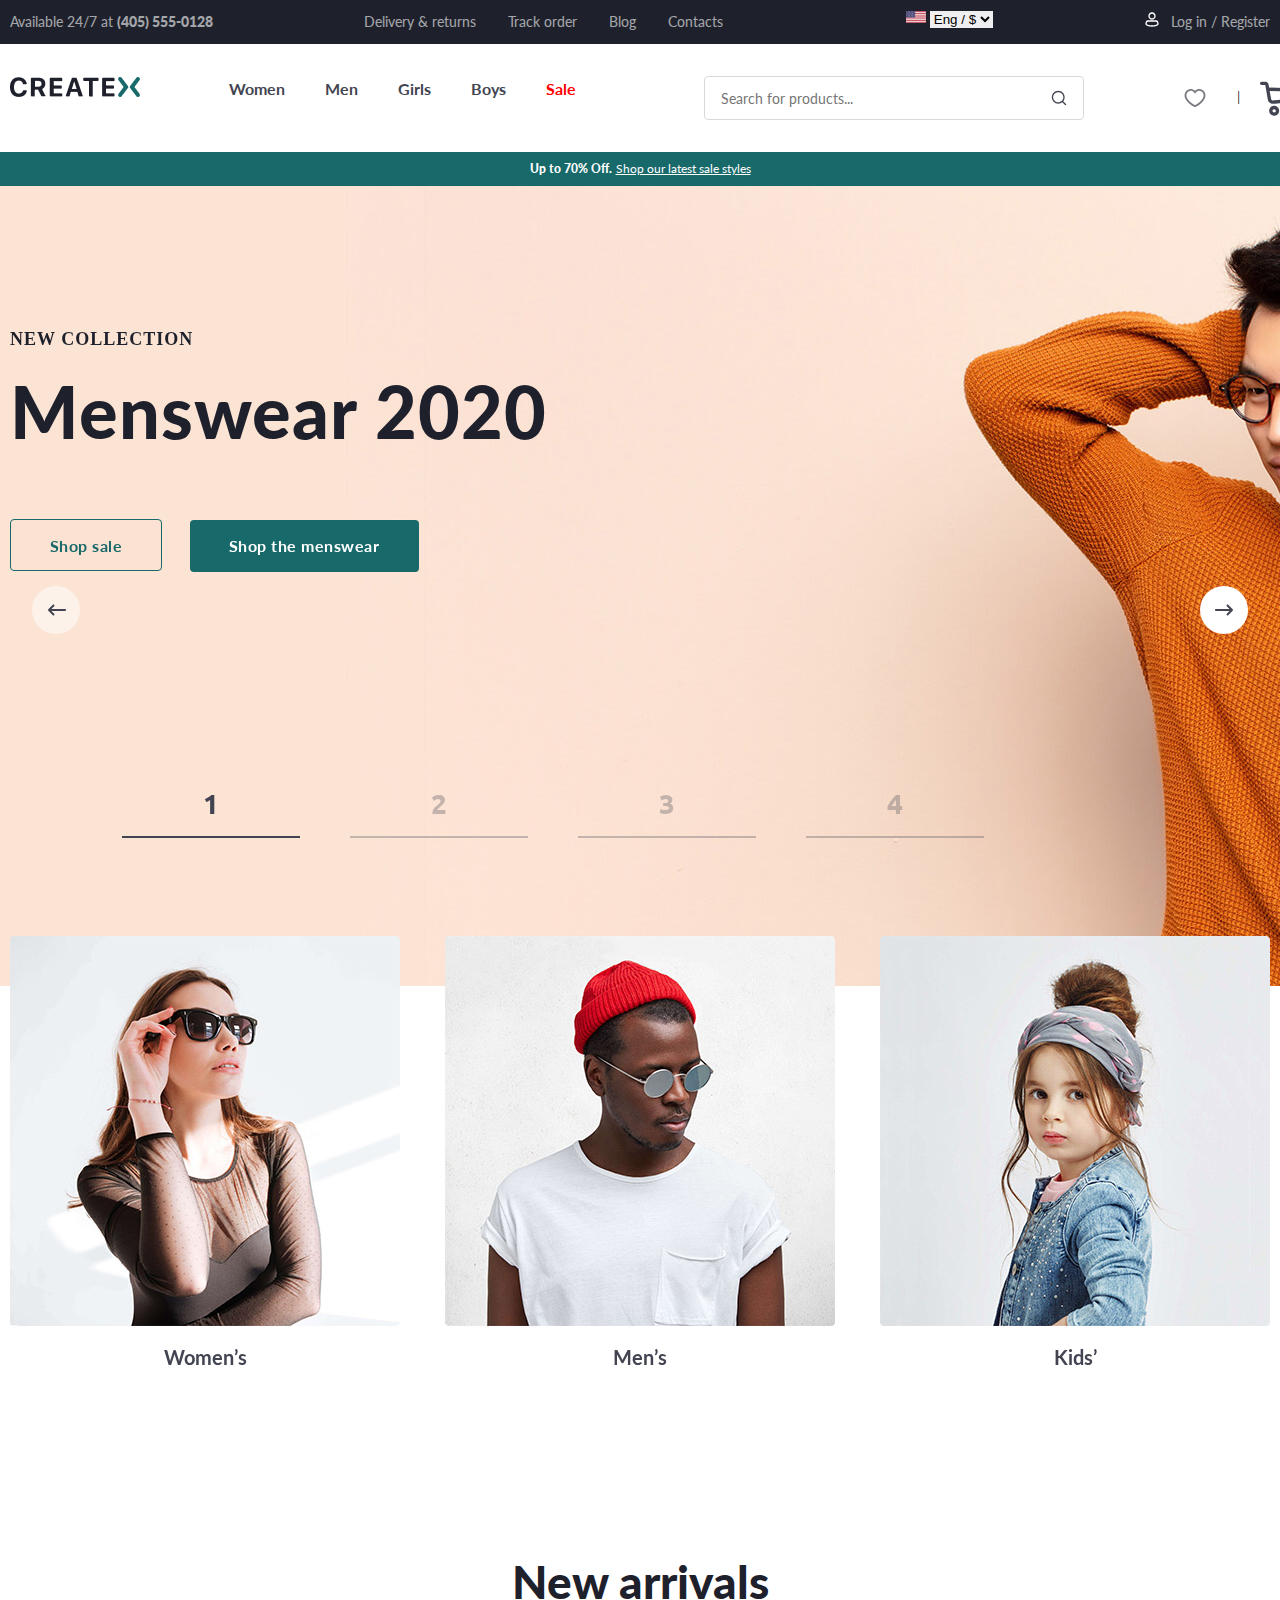
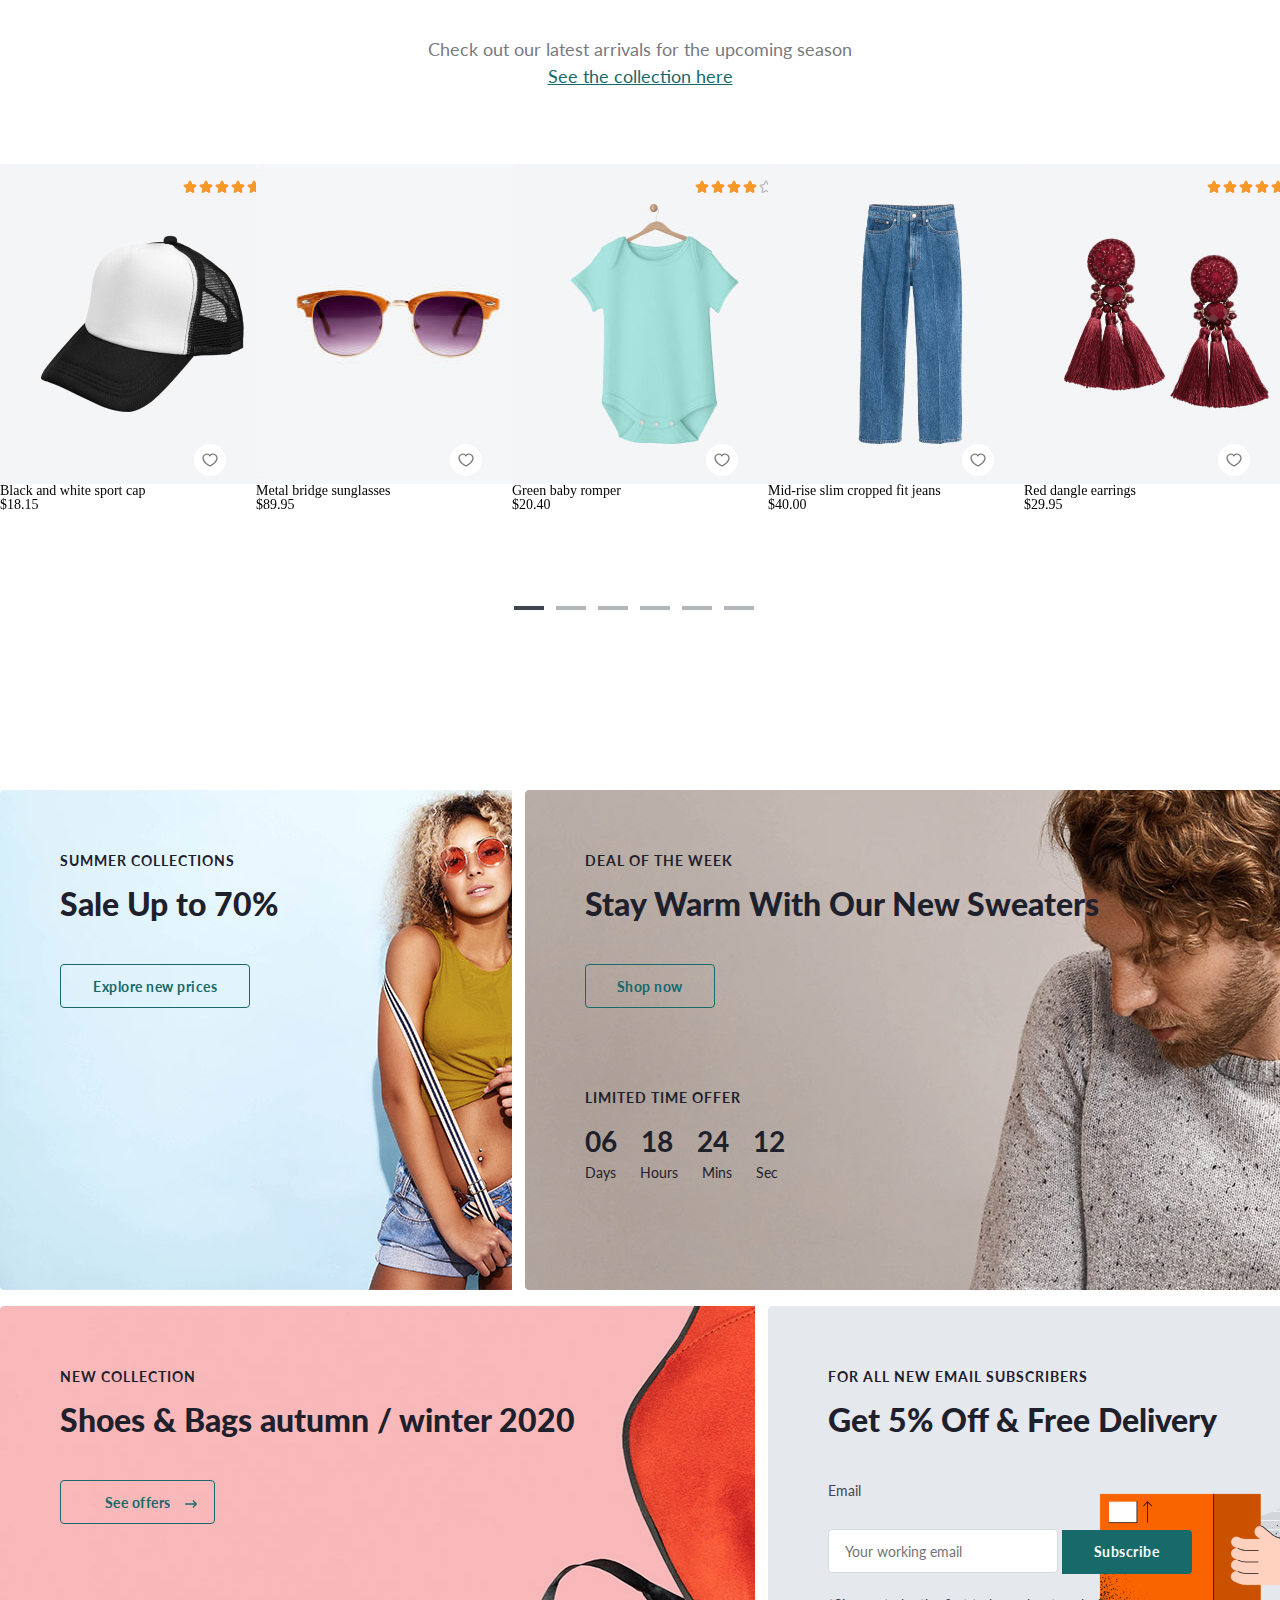
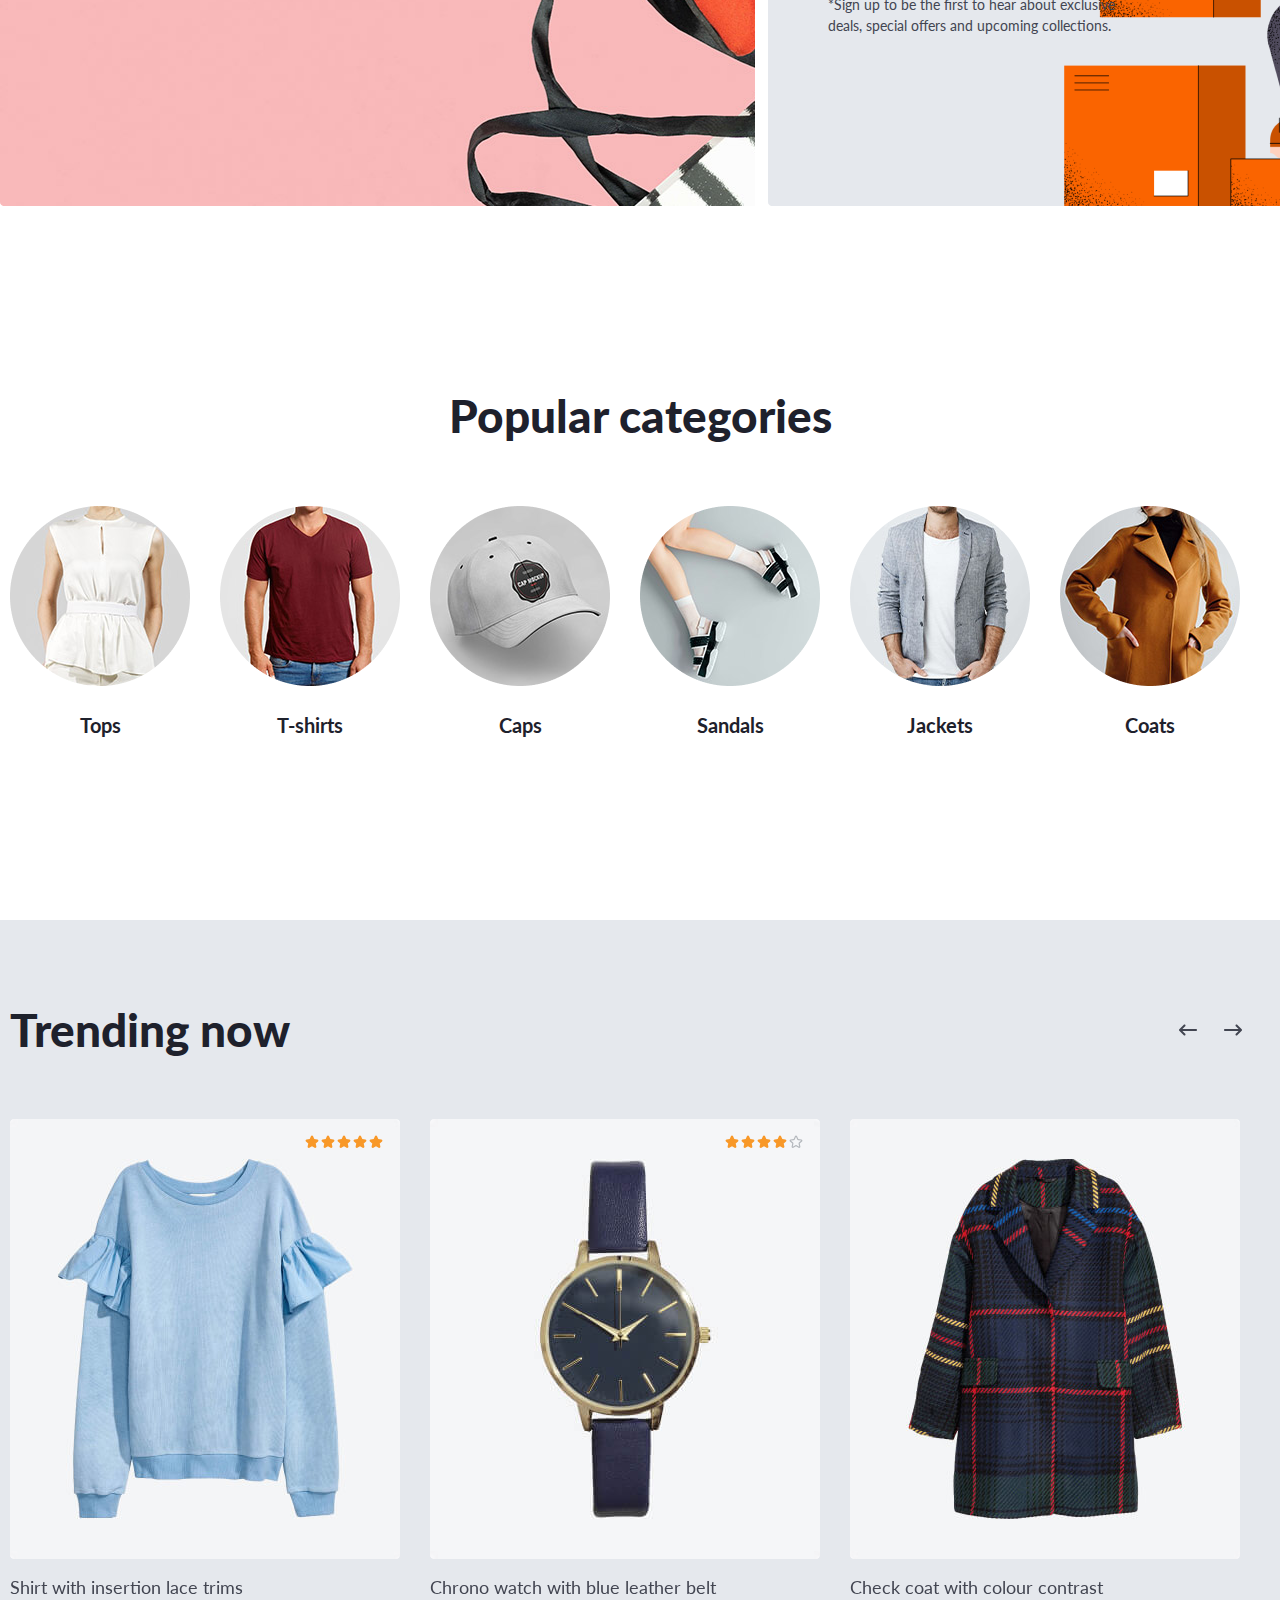
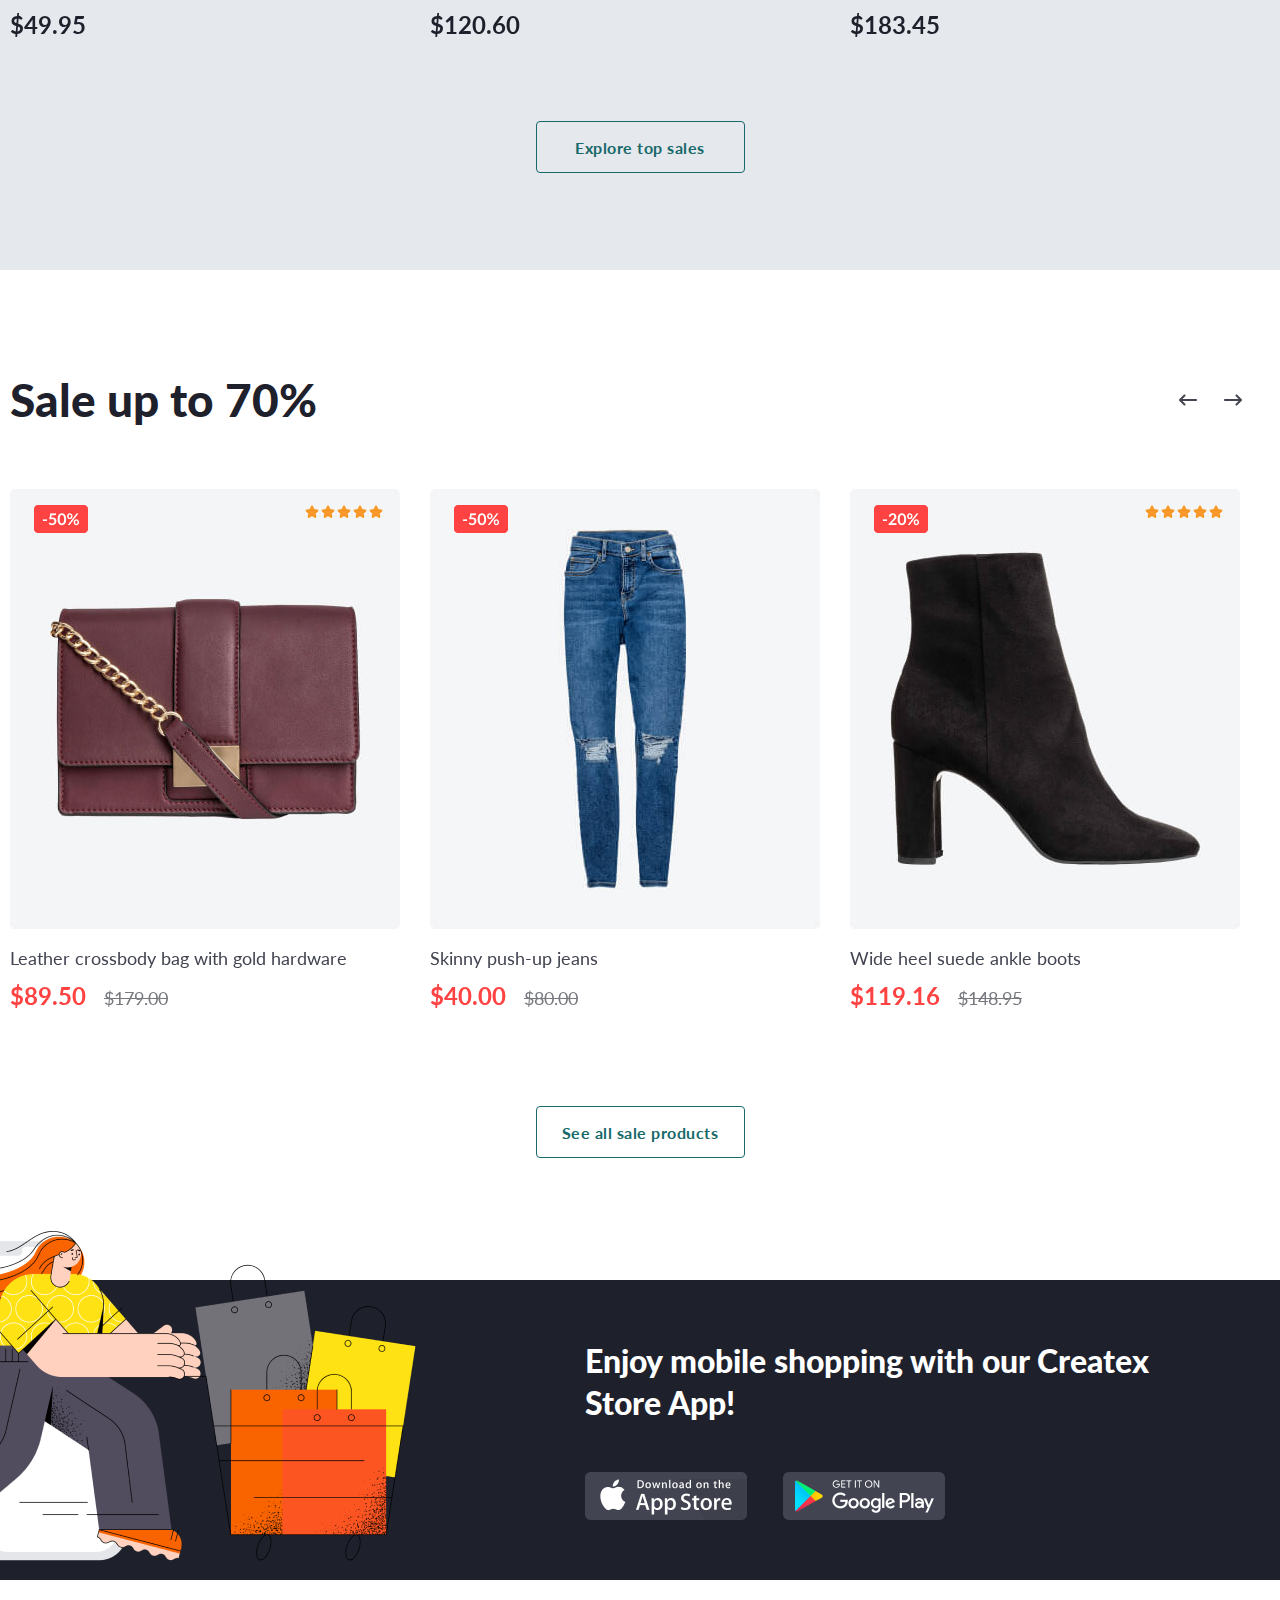
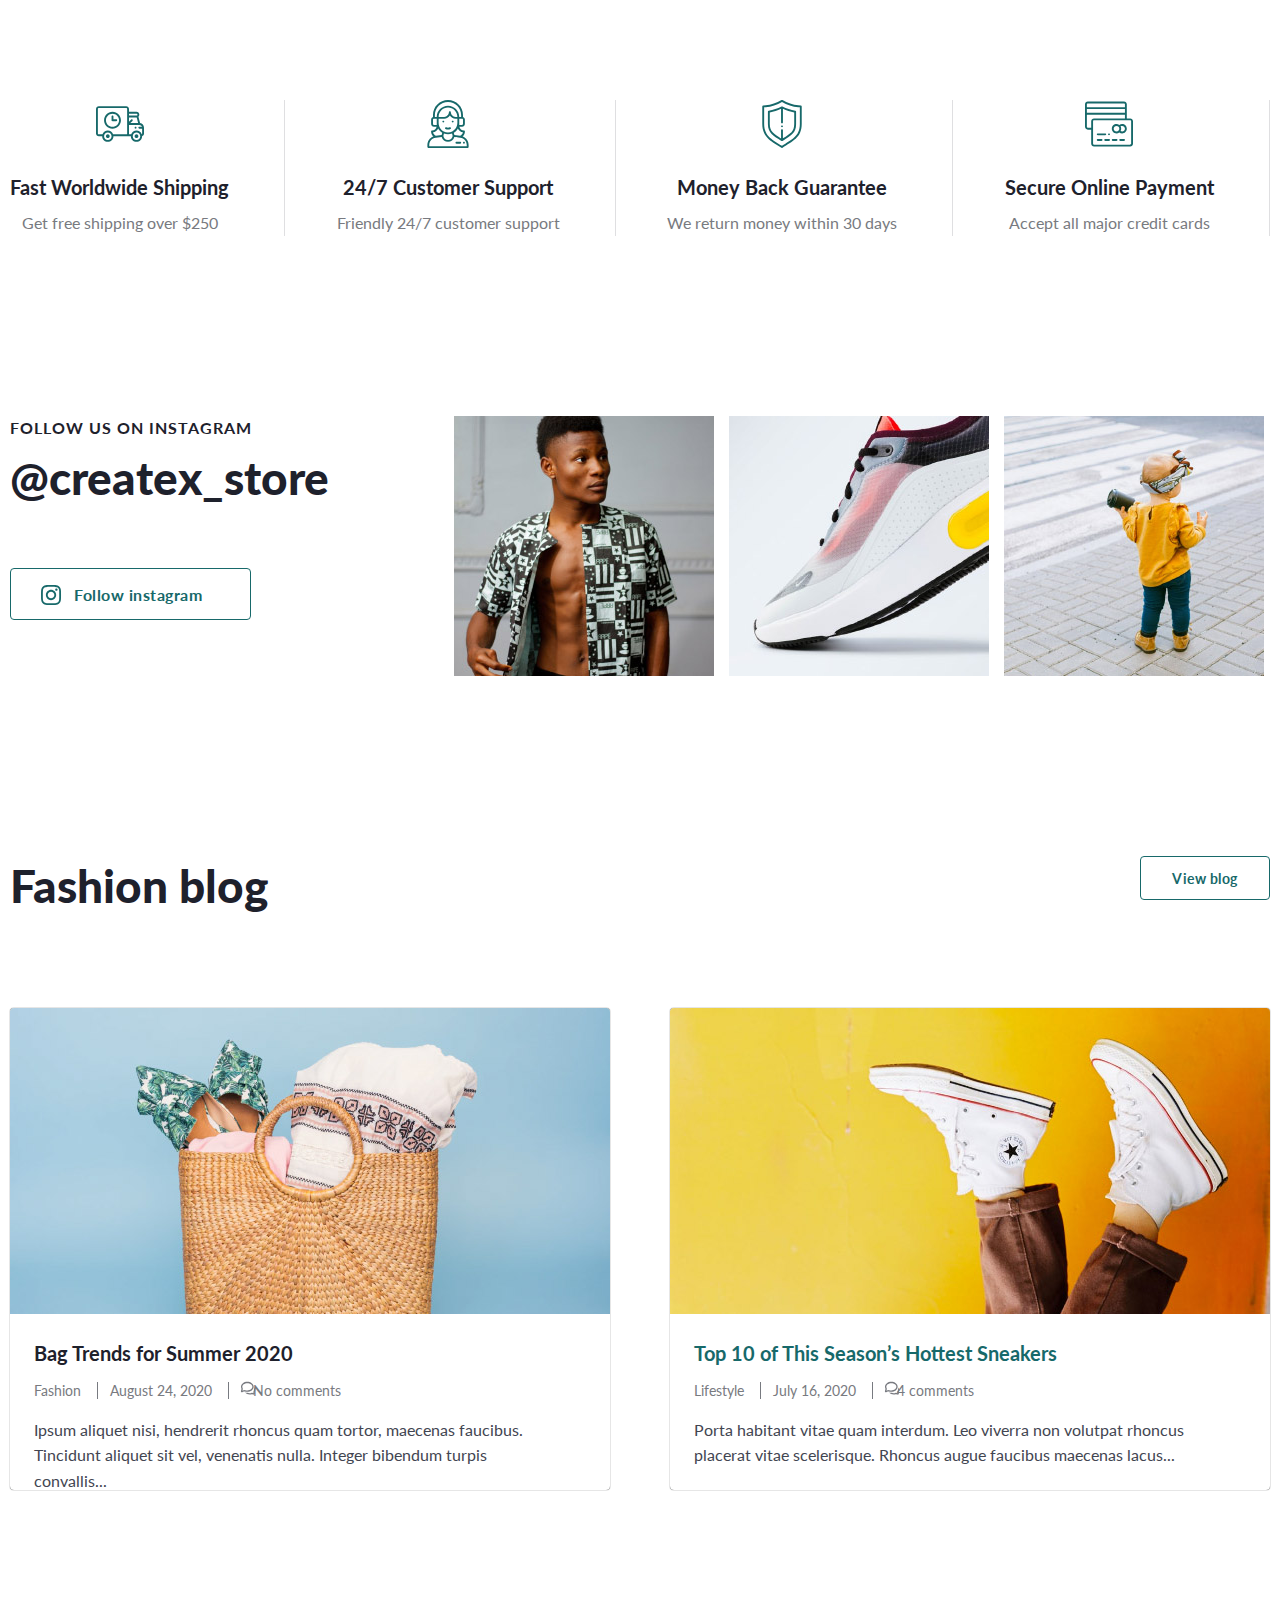
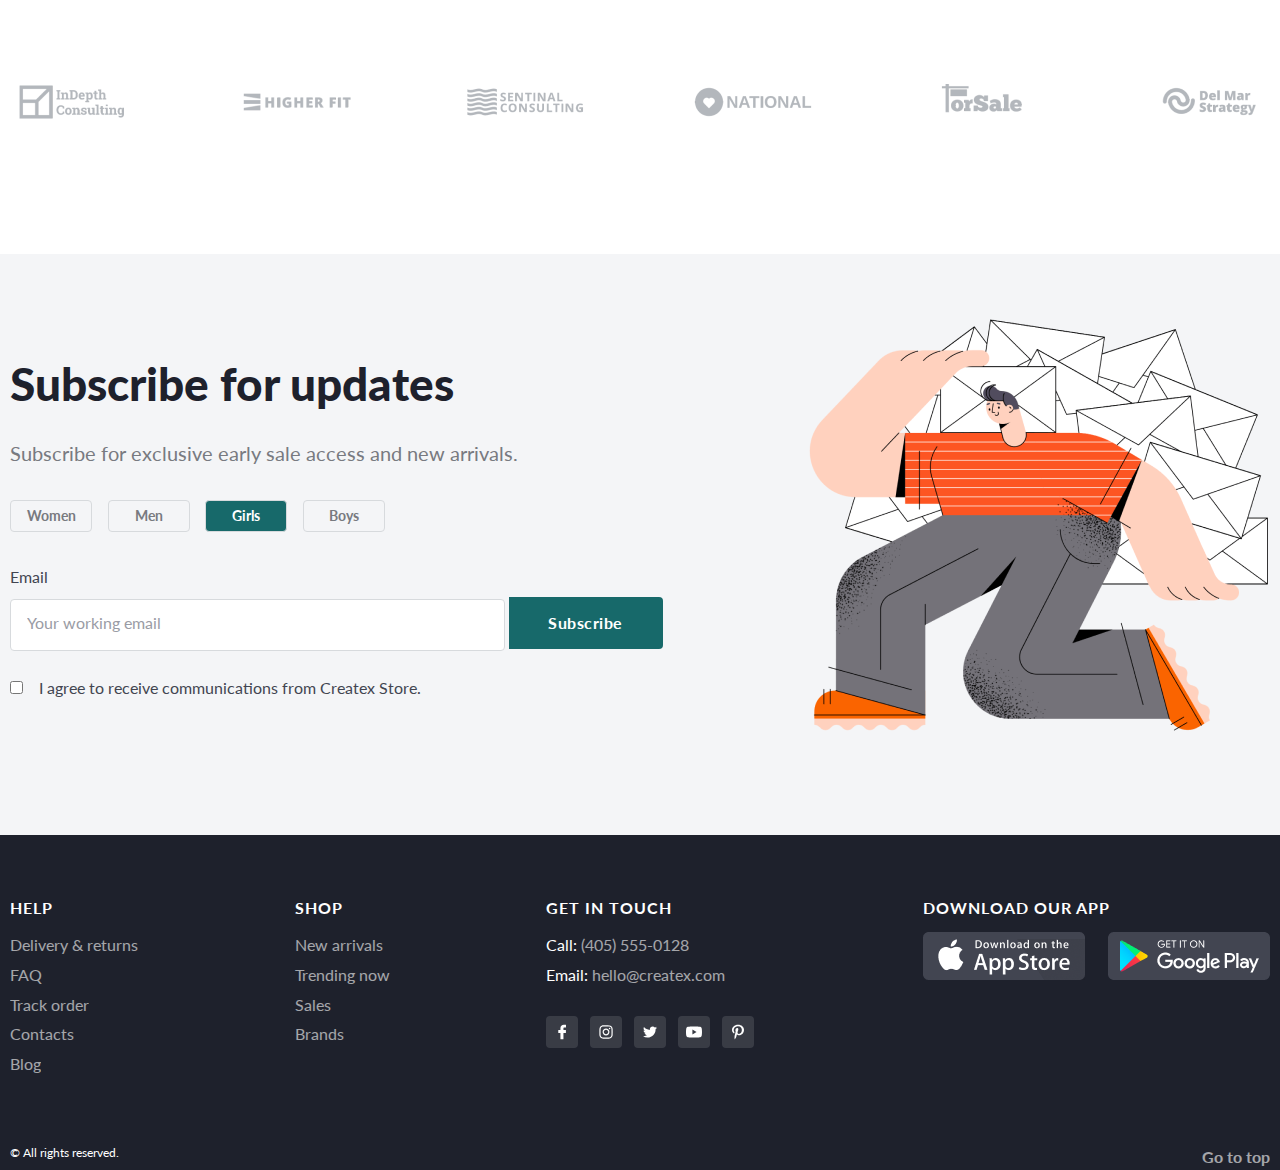
<file: index.html>
<!DOCTYPE html>
<html lang="en">

<head>
    <meta charset="UTF-8">
    <meta http-equiv="X-UA-Compatible" content="IE=edge">
    <meta name="viewport" content="width=device-width, initial-scale=1.0">
    <title>CREATEX-SHOP</title>
    <link rel="stylesheet" href="./scss/styles.css">
    <link rel="preconnect" href="https://fonts.googleapis.com">
    <link rel="preconnect" href="https://fonts.gstatic.com" crossorigin>
    <link href="https://fonts.googleapis.com/css2?family=Lato:wght@400;700;900&family=Ubuntu:wght@700&display=swap"
        rel="stylesheet">
</head>

<body>
    <header class="header">
        <nav class="header-nav">
            <div class="wrapper">
                <div class="header-nav-flex">
                    <div class="header-nav-tel">
                        <span class="header-nav-tel__info">
                            Available 24/7 at
                        </span>
                        <a href="tel:(405) 555-0128" class="header-nav-tel__link">(405) 555-0128</a>
                    </div>
                    <div class="header-nav-menu">
                        <ul class="header-nav-menu__links">
                            <li class="header-nav-menu__item">
                                <a href="#!" class="header-nav-menu__link">
                                    Delivery & returns
                                </a>
                            </li>
                            <li class="header-nav-menu__item">
                                <a href="#!" class="header-nav-menu__link">
                                    Track order
                                </a>
                            </li>
                            <li class="header-nav-menu__item">
                                <a href="html/blog/blog.html" class="header-nav-menu__link">
                                    Blog
                                </a>
                            </li>
                            <li class="header-nav-menu__item">
                                <a href="html/contacts/contacts.html" class="header-nav-menu__link">
                                    Contacts
                                </a>
                            </li>
                        </ul>
                    </div>
                    <div class="header-nav-language">
                        <img src="./img/icons/navbar-flag-usa.svg" alt="flag-usa" class="header-nav-language__flag">
                        <select id="select-language">
                            <option value="ENG">Eng / $</option>
                            <option value="RUS">Rus / ₽</option>
                            <option value="DE">EU / €</option>
                        </select>
                    </div>
                    <div class="header-nav-account">
                        <img src="./img/icons/navbar-profile.svg" alt="profile">
                        <a href="#!" class="header-nav-account__log-in">Log in /</a>
                        <a href="#!" class="header-nav-account__registration">Register</a>
                    </div>
                </div>
            </div>
        </nav>
        <div class="main-menu">
            <div class="wrapper">
                <div class="main-menu-wrapper">
                    <div class="main-menu-logo">
                        <a href="index.html" class="main-menu-logo__link">
                            <img src="./img/main-menu-logo.png" alt="logo">
                        </a>
                    </div>
                    <div class="main-menu-type-clothes">
                        <ul class="main-menu-type-clothes__links">
                            <li class="main-menu-type-clothes__item">
                                <button href="#!" class="main-menu-type-clothes__link main-menu-type-clothes-women">Women</button>
                            </li>
                            <li class="main-menu-type-clothes__item">
                                <button href="#!" class="main-menu-type-clothes__link main-menu-type-clothes-men">Men</button>
                            </li>
                            <li class="main-menu-type-clothes__item">
                                <button href="#!" class="main-menu-type-clothes__link main-menu-type-clothes-girls">Girls</button>
                            </li>
                            <li class="main-menu-type-clothes__item">
                                <button href="#!" class="main-menu-type-clothes__link main-menu-type-clothes-boys">Boys</button>
                            </li>
                            <li class="main-menu-type-clothes__item">
                                <button href="#!"
                                    class="main-menu-type-clothes__link main-menu-type-clothes__link--active">Sale</button>
                            </li>
                        </ul>
                    </div>
                    <form action="" class="main-manu-search">
                        <input type="text" class="main-manu-search__input" placeholder="Search for products...">
                    </form>
                    <div class="main-menu-shop">
                        <img src="./img/icons/main-menu-like.svg" alt="like" class="main-menu-shop__like">
                        <div class="main-menu-shop__ico">|</div>
                        <img src="./img/icons/main-manu-basket.svg" alt="backet" class="main-menu-shop__basket">
                    </div>
                </div>
                <div class="mega-menu-wrapper">
                <div class="mega-menu">
                    <div class="mega-menu-item">
                        <a href="#!" class="mega-menu-item__link">
                            New collection
                        </a>
                        <a href="#!" class="mega-menu-item__link">
                            Best Sellers
                        </a>
                        <a href="#!" class="mega-menu-item__link">
                            Plus Size
                        </a>
                        <a href="#!" class="mega-menu-item__link main-menu-type-clothes__link--active">
                            Sale up to 70%
                        </a>
                    </div>
                    <div class="mega-menu-item">
                        <a href="./html/for-womens/clothes/clothes.html" class="mega-menu-item__title">
                            CLOTHES
                        </a>
                        <a href="#!" class="mega-menu-item__link">
                            Coats
                        </a>
                        <a href="#!" class="mega-menu-item__link">
                            Jackets
                        </a>
                        <a href="#!" class="mega-menu-item__link">
                            Suits
                        </a>
                        <a href="#!" class="mega-menu-item__link">
                            Dresses
                        </a>
                        <a href="#!" class="mega-menu-item__link">
                            Cardigans & sweaters
                        </a>
                        <a href="#!" class="mega-menu-item__link">
                            Sweatshirts & hoodies
                        </a>
                        <a href="#!" class="mega-menu-item__link">
                            T-shirts & tops
                        </a>
                        <a href="#!" class="mega-menu-item__link">
                            Pants
                        </a>
                        <a href="#!" class="mega-menu-item__link">
                            Jeans
                        </a>
                        <a href="#!" class="mega-menu-item__link">
                            Shorts
                        </a>
                        <a href="#!" class="mega-menu-item__link">
                            Skirts
                        </a>
                        <a href="#!" class="mega-menu-item__link">
                            Lingerie & nightwear
                        </a>
                        <a href="#!" class="mega-menu-item__link">
                            Sportswear
                        </a>
                        <a href="#!#!" class="mega-menu-item__link">
                            Swimwear
                        </a>
                    </div>
                    <div class="mega-menu-item">
                        <a href="#!" class="mega-menu-item__title">
                            SHOES
                        </a>
                        <a href="#!" class="mega-menu-item__link">
                            Boots
                        </a>
                        <a href="#!" class="mega-menu-item__link">
                            Flat shoes
                        </a>
                        <a href="#!" class="mega-menu-item__link">
                            Heels
                        </a>
                        <a href="#!" class="mega-menu-item__link">
                            Sandals
                        </a>
                        <a href="#!" class="mega-menu-item__link">
                            Mules
                        </a>
                        <a href="#!" class="mega-menu-item__link">
                            Sliders
                        </a>
                        <a href="#!" class="mega-menu-item__link">
                            Slippers
                        </a>
                        <a href="#!" class="mega-menu-item__link">
                            Sneakers
                        </a>
                        <a href="#!" class="mega-menu-item__link">
                            Leather
                        </a>
                    </div>
                    <div class="mega-menu-item">
                        <a href="#!" class="mega-menu-item__title">
                            ACCESSORIES
                        </a>
                        <a href="#!" class="mega-menu-item__link">
                            Bags & bagpacks
                        </a>
                        <a href="#!" class="mega-menu-item__link">
                            Hats & scarves
                        </a>
                        <a href="#!" class="mega-menu-item__link">
                            Hair accessories
                        </a>
                        <a href="#!" class="mega-menu-item__link">
                            Belts
                        </a>
                        <a href="#!" class="mega-menu-item__link">
                            Jewellery
                        </a>
                        <a href="#!" class="mega-menu-item__link">
                            Watches
                        </a>
                        <a href="#!" class="mega-menu-item__link">
                            Sunglasses
                        </a>
                        <a href="#!" class="mega-menu-item__link">
                            Purses
                        </a>
                        <a href="#!" class="mega-menu-item__link">
                            Gloves
                        </a>
                        <a href="#!" class="mega-menu-item__link">
                            Socks & tights
                        </a>
                    </div>
                    <div class="mega-menu-item">
                        <img src="img/mega-menu-kid.png" alt="mega-menu-kid">
                        <h3 class="mega-menu-item__offer-title">
                            Back to school. Sale up to 50%
                        </h3>
                        <a href="#!" class="mega-menu-item__offer-link">
                            See offers
                        </a>
                    </div>
                </div>
                </div>
            </div>
        </div>
        <div class="menu-sales">
            <div class="wrapper">
                <div class="menu-sales-info">
                    <span class="menu-sales-info__text">Up to 70% Off.</span>
                    <a href="#!" class="menu-sales-info__link">Shop our latest sale styles</a>
                </div>
            </div>
        </div>
    </header>
    <main>
        <section class="start-screen">
                <div class="start-screen-slider">
                    <div class="start-screen-slider-item start-screen-wrapper">
                        <div class="wrapper">
                            <h2 class="start-screen-wrapper__subtitle">
                                New collection
                            </h2>
                            <h1 class="start-screen-wrapper__title">
                                Menswear 2020
                            </h1>
                            <div class="start-screen-wrapper__buttons">
                                <button class="start-screen-wrapper__shop-sale">
                                    Shop sale
                                </button>
                                <button class="start-screen-wrapper__shop-meanswear">
                                    Shop the menswear
                                </button>
                            </div>
                        </div>
                    </div>
                    <div class="start-screen-slider-item start-screen-wrapper">
                        <div class="wrapper">
                            <h2 class="start-screen-wrapper__subtitle">
                                New collection
                            </h2>
                            <h1 class="start-screen-wrapper__title">
                                Womenswear 2020
                            </h1>
                            <div class="start-screen-wrapper__buttons">
                                <button class="start-screen-wrapper__shop-sale">
                                    Shop sale
                                </button>
                                <button class="start-screen-wrapper__shop-meanswear">
                                    Shop the womenswear
                                </button>
                            </div>
                        </div>
                    </div>
                    <div class="start-screen-slider-item start-screen-wrapper">
                <div class="wrapper">
                    <h2 class="start-screen-wrapper__subtitle">
                        New collection
                    </h2>
                    <h1 class="start-screen-wrapper__title">
                        Girlswear 2020
                    </h1>
                    <div class="start-screen-wrapper__buttons">
                        <button class="start-screen-wrapper__shop-sale">
                            Shop sale
                        </button>
                        <button class="start-screen-wrapper__shop-meanswear">
                            Shop the girlswear
                        </button>
                    </div>
                </div>
       
                    </div>
                    <div class="start-screen-slider-item start-screen-wrapper">
                    <div class="wrapper">
                        <h2 class="start-screen-wrapper__subtitle">
                            New collection
                        </h2>
                        <h1 class="start-screen-wrapper__title">
                            Boyswear 2020
                        </h1>
                        <div class="start-screen-wrapper__buttons">
                            <button class="start-screen-wrapper__shop-sale">
                                Shop sale
                            </button>
                            <button class="start-screen-wrapper__shop-meanswear">
                                Shop the boyswear
                            </button>
                        </div>
                    </div>
                    </div>
                </div>
                <div class="wrapper">
                    <div class="main-screen-screens">
                        <div class="main-screen-screens__item">
                            <img src="./img/main-screen-womens.png" alt="womens">
                            <h3 class="main-screen-screens__subtitle">
                                Women’s
                            </h3>
                        </div>
                        <div class="main-screen-screens__item">
                            <img src="./img/main-screen-mens.png" alt="mens">
                            <h3 class="main-screen-screens__subtitle">
                                Men’s
                            </h3>
                        </div>
                        <div class="main-screen-screens__item">
                            <img src="./img/mein-screen-kids.png" alt="kids">
                            <h3 class="main-screen-screens__subtitle">
                                Kids’
                            </h3>
                        </div>
                    </div>
                </div>
        </section>

        <section class="new-arrivals">
            <div class="big-wrapper">
            <h2 class="new-arrivals__title">
                New arrivals
            </h2>
            <h3 class="new-arrivals__subtitle">
                Check out our latest arrivals for the upcoming season
            </h3>
            <a href="#!" class="new-arrivals__link">
                See the collection here
            </a>
            <div class="new-arrivals-slider">
                <div class="new-arrivals-slider-item">
                    <img src="./img/icons/rating-5.svg" alt="rating 5" class="new-arrivals-slider-item__rating">
                    <img src="./img/clothes-sport-cap.png" alt="cap" class="new-arrivals-slider-item__main-image">
                    <button class="new-arrivals-slider-item__like">

                    </button>
                    <h3 class="new-arrivals-slider-item__product-name">
                        Black and white sport cap
                    </h3>
                    <p class="new-arrivals-slider-item__price">
                        $18.15
                    </p>
                </div>
                <div class="new-arrivals-slider-item">
                    <img src="./img/clothes-bridge-sunglasses.png" alt="sunglasses" class="new-arrivals-slider-item__main-image">
                    <button class="new-arrivals-slider-item__like">
                
                    </button>
                    <h3 class="new-arrivals-slider-item__product-name">
                        Metal bridge sunglasses
                    </h3>
                    <p class="new-arrivals-slider-item__price">
                        $89.95
                    </p>
                </div>
                <div class="new-arrivals-slider-item">
                    <img src="./img/icons/rating-4.svg" alt="rating 4" class="new-arrivals-slider-item__rating">
                    <img src="./img/clothes-baby-romper.png" alt="romper" class="new-arrivals-slider-item__main-image">
                    <button class="new-arrivals-slider-item__like">
                
                    </button>
                    <h3 class="new-arrivals-slider-item__product-name">
                        Green baby romper
                    </h3>
                    <p class="new-arrivals-slider-item__price">
                        $20.40
                    </p>
                </div>
                <div class="new-arrivals-slider-item">
                    <img src="./img/clothes-mid-reise-jeans.png" alt="jeans" class="new-arrivals-slider-item__main-image">
                    <button class="new-arrivals-slider-item__like">
                
                    </button>
                    <h3 class="new-arrivals-slider-item__product-name">
                        Mid-rise slim cropped fit jeans
                    </h3>
                    <p class="new-arrivals-slider-item__price">
                        $40.00
                    </p>
                </div>
                <div class="new-arrivals-slider-item">
                    <img src="./img/icons/rating-5.svg" alt="rating 5" class="new-arrivals-slider-item__rating">
                    <img src="./img/clothes-earrings.png" alt="earrings" class="new-arrivals-slider-item__main-image">
                    <button class="new-arrivals-slider-item__like">
                
                    </button>
                    <h3 class="new-arrivals-slider-item__product-name">
                        Red dangle earrings
                    </h3>
                    <p class="new-arrivals-slider-item__price">
                        $29.95
                    </p>    
                </div>
                <div class="new-arrivals-slider-item">
                    <img src="./img/clothes-baby-shoes.png" alt="baby-shoes" class="new-arrivals-slider-item__main-image">
                    <button class="new-arrivals-slider-item__like">
                
                    </button>
                    <h3 class="new-arrivals-slider-item__product-name">
                        Baby shoes with laces
                    </h3>
                    <p class="new-arrivals-slider-item__price">
                        $30.60
                    </p>
                </div>
                <div class="new-arrivals-slider-item">
                    <img src="./img/icons/rating-5.svg" alt="rating 5" class="new-arrivals-slider-item__rating">
                    <img src="./img/clothes-sport-cap.png" alt="cap" class="new-arrivals-slider-item__main-image">
                    <button class="new-arrivals-slider-item__like">
                
                    </button>
                    <h3 class="new-arrivals-slider-item__product-name">
                        Black and white sport cap
                    </h3>
                    <p class="new-arrivals-slider-item__price">
                        $18.15
                    </p>
                </div>
                <div class="new-arrivals-slider-item">
                    <img src="./img/clothes-bridge-sunglasses.png" alt="sunglasses" class="new-arrivals-slider-item__main-image">
                    <button class="new-arrivals-slider-item__like">
                
                    </button>
                    <h3 class="new-arrivals-slider-item__product-name">
                        Metal bridge sunglasses
                    </h3>
                    <p class="new-arrivals-slider-item__price">
                        $89.95
                    </p>
                </div>
                <div class="new-arrivals-slider-item">
                    <img src="./img/icons/rating-4.svg" alt="rating 4" class="new-arrivals-slider-item__rating">
                    <img src="./img/clothes-baby-romper.png" alt="romper" class="new-arrivals-slider-item__main-image">
                    <button class="new-arrivals-slider-item__like">
                
                    </button>
                    <h3 class="new-arrivals-slider-item__product-name">
                        Green baby romper
                    </h3>
                    <p class="new-arrivals-slider-item__price">
                        $20.40
                    </p>
                </div>
                <div class="new-arrivals-slider-item">
                    <img src="./img/clothes-mid-reise-jeans.png" alt="jeans" class="new-arrivals-slider-item__main-image">
                    <button class="new-arrivals-slider-item__like">
                
                    </button>
                    <h3 class="new-arrivals-slider-item__product-name">
                        Mid-rise slim cropped fit jeans
                    </h3>
                    <p class="new-arrivals-slider-item__price">
                        $40.00
                    </p>
                </div>
                <div class="new-arrivals-slider-item">
                    <img src="./img/icons/rating-5.svg" alt="rating 5" class="new-arrivals-slider-item__rating">
                    <img src="./img/clothes-earrings.png" alt="earrings" class="new-arrivals-slider-item__main-image">
                    <button class="new-arrivals-slider-item__like">
                
                    </button>
                    <h3 class="new-arrivals-slider-item__product-name">
                        Red dangle earrings
                    </h3>
                    <p class="new-arrivals-slider-item__price">
                        $29.95
                    </p>
                </div>
                <div class="new-arrivals-slider-item">
                    <img src="./img/clothes-baby-shoes.png" alt="baby-shoes" class="new-arrivals-slider-item__main-image">
                    <button class="new-arrivals-slider-item__like">
                
                    </button>
                    <h3 class="new-arrivals-slider-item__product-name">
                        Baby shoes with laces
                    </h3>
                    <p class="new-arrivals-slider-item__price">
                        $30.60
                    </p>
                </div>
            </div>
            </div>
        </section>

        <section class="banners">
            <div class="big-wrapper">
                <div class="banners-container">
                    <div class="banners-container-item banners-container-item--summer">
                        <h3 class="banners-container-item__subtitle">
                            Summer Collections
                        </h3>
                        <h2 class="banners-container-item__title">
                            Sale Up to 70%
                        </h2>
                        <button class="banners-container-item__button banners-container-item__button--summer">
                            <a href="#!" class="banners-container-item__link">
                                Explore new prices
                            </a>
                        </button>
                    </div>
                    <div class="banners-container-item banners-container-item--deal-of-weak">
                        <h3 class="banners-container-item__subtitle">
                            Deal of the week
                        </h3>
                        <h2 class="banners-container-item__title">
                            Stay Warm With Our New Sweaters
                        </h2>
                        <button class="banners-container-item__button banners-container-item__button--weak">
                            <a href="#!" class="banners-container-item__link">
                                Shop now
                            </a>
                        </button>
                        <h3 class="banners-container-item__offer">
                            Limited time offer
                        </h3>
                        <ul class="banners-container-item__number">
                            <li class="banners-container-item__number-current">
                                06
                            </li>
                            <li class="banners-container-item__number-current">
                                18
                            </li>
                            <li class="banners-container-item__number-current">
                                24
                            </li>
                            <li class="banners-container-item__number-current">
                                12
                            </li>
                        </ul>
                        <ul class="banners-container-item__time">
                            <li class="banners-container-item__time-current">
                                Days
                            </li>
                            <li class="banners-container-item__time-current">
                                Hours
                            </li>
                            <li class="banners-container-item__time-current">
                                Mins
                            </li>
                            <li class="banners-container-item__time-current">
                                Sec
                            </li>
                        </ul>
                    </div>
                    <div class="banners-container-item banners-container-item--collection">
                        <h3 class="banners-container-item__subtitle">
                            New collection
                        </h3>
                        <h2 class="banners-container-item__title">
                            Shoes & Bags
                            autumn / winter 2020
                        </h2>
                        <button class="banners-container-item__button banners-container-item__button--collection">
                            <a href="#!" class="banners-container-item__link">
                                See offers
                            </a>
                        </button>
                    </div>
                    <div class="banners-container-item banners-container-item--subscribers">
                        <h3 class="banners-container-item__subtitle">
                            For All new Email Subscribers
                        </h3>
                        <h2 class="banners-container-item__title">
                            Get 5% Off & Free Delivery
                        </h2>
                        <form action="" class="banners-container-item__form">
                            <!-- <div class="banners-container-item__block"> -->
                                <label for="" class="banners-container-item__label">
                                    Email
                                </label>
                                <input type="text" class="banners-container-item__input" placeholder="Your working email">
                                <button class="banners-container-item__subscribe-button">
                                    Subscribe
                                </button>
                                <p class="banners-container-item__text">
                                    *Sign up to be the first to hear about exclusive deals, special offers and upcoming collections.
                                </p>
                            <!-- </div> -->
                        </form>
                    </div>
                </div>
            </div>
        </section>

        <div class="popular-categories">
            <div class="wrapper">
                <h2 class="popular-categories__title">
                    Popular categories
                </h2>
                <div class="popular-categories-container">
                    <div class="popular-categories-container-item">
                        <img src="img/popular-categories-tops.png" alt="popular-categories-tops">
                        <h3 class="popular-categories-container-item__title">
                            Tops
                        </h3>
                    </div>
                    <div class="popular-categories-container-item">
                        <img src="img/popular-categories-t-shorts.png" alt="popular-categories-t-shorts">
                        <h3 class="popular-categories-container-item__title">
                            T-shirts
                        </h3>
                    </div>
                    <div class="popular-categories-container-item">
                        <img src="img/popular-categories-caps.png" alt="popular-categories-caps">
                        <h3 class="popular-categories-container-item__title">
                            Caps
                        </h3>
                    </div>
                    <div class="popular-categories-container-item">
                        <img src="img/popular-categories-sandals.png" alt="popular-categories-sandals">
                        <h3 class="popular-categories-container-item__title">   
                            Sandals
                        </h3>
                    </div>
                    <div class="popular-categories-container-item">
                        <img src="img/popular-categories-jacket.png" alt="popular-categories-jacket">
                        <h3 class="popular-categories-container-item__title">
                            Jackets
                        </h3>
                    </div>
                    <div class="popular-categories-container-item">
                        <img src="img/popular-categories-coats.png" alt="popular-categories-coats">
                        <h3 class="popular-categories-container-item__title">
                            Coats
                        </h3>
                    </div>
                </div>
            </div>
        </div>

        <section class="trending">
            <div class="wrapper">
                <h2 class="trending__title">
                    Trending now
                </h2>
                <div class="trending-slider">
                    <div class="trending-slider-item">
                        <img src="./img/icons/rating-5.svg" alt="rating-5" class="trending-slider-item__rating">
                        <img src="img/trending-shirt.png" alt="trending-shirt" class="trending-slider-item__img">
                        <h3 class="trending-slider-item__title">
                            Shirt with insertion lace trims
                        </h3>
                        <p class="trending-slider-item__price">
                            $49.95
                        </p>
                    </div>
                    <div class="trending-slider-item">
                        <img src="./img/icons/rating-4.svg" alt="rating-4" class="trending-slider-item__rating">
                        <img src="img/trending-watch.png" alt="trending-watch" class="trending-slider-item__img">
                        <h3 class="trending-slider-item__title">
                            Chrono watch with blue leather belt
                        </h3>
                        <p class="trending-slider-item__price">
                            $120.60
                        </p>
                    </div>
                    <div class="trending-slider-item">
                        <img src="img/trending-coat.png" alt="trending-coat" class="trending-slider-item__img">
                        <h3 class="trending-slider-item__title">
                            Check coat with colour contrast
                        </h3>
                        <p class="trending-slider-item__price">
                            $183.45
                        </p>
                    </div>
                    <div class="trending-slider-item">
                        <img src="./img/icons/rating-5.svg" alt="rating-5" class="trending-slider-item__rating">
                        <img src="img/trending-shirt.png" alt="trending-shirt" class="trending-slider-item__img">
                        <h3 class="trending-slider-item__title">
                            Shirt with insertion lace trims
                        </h3>
                        <p class="trending-slider-item__price">
                            $49.95
                        </p>
                    </div>
                    <div class="trending-slider-item">
                        <img src="./img/icons/rating-5.svg" alt="rating-5" class="trending-slider-item__rating">
                        <img src="img/trending-shirt.png" alt="trending-shirt" class="trending-slider-item__img">
                        <h3 class="trending-slider-item__title">
                            Shirt with insertion lace trims
                        </h3>
                        <p class="trending-slider-item__price">
                            $49.95
                        </p>
                    </div>
                    <div class="trending-slider-item">
                        <img src="./img/icons/rating-5.svg" alt="rating-5" class="trending-slider-item__rating">
                        <img src="img/trending-shirt.png" alt="trending-shirt" class="trending-slider-item__img">
                        <h3 class="trending-slider-item__title">
                            Shirt with insertion lace trims
                        </h3>
                        <p class="trending-slider-item__price">
                            $49.95
                        </p>
                    </div>
                </div>
              
                <a href="#!" class="trending__button">
                    Explore top sales
                </a>
            </div>
        </section>

        <section class="sale">
            <div class="wrapper">
                <h2 class="sale__title">
                    Sale up to 70%
                </h2>
                <div class="sale-slider">
                    <div class="sale-slider-item">
                        <img src="img/sale-50.png" alt="sale-50%" class="sale-slider-item__current-sale">
                        <img src="img/icons/rating-5.svg" alt="rating-5" class="sale-slider-item__rating">
                        <img src="img/sale-leather-bag.png" alt="sale-leather-bag" class="sale-slider-item__product">
                        <h3 class="sale-slider-item__title">
                            Leather crossbody bag with gold hardware
                        </h3>
                        <span class="sale-slider-item__sale-price">
                            $89.50
                        </span>
                        <span class="sale-slider-item__sale-no-price">
                            $179.00
                        </span>
                        <div class="sale-slider-item-hover">
                            <div class="sale-slider-item-hover-item">
                                <!-- <form action="" class="sale-slider-item-hover-item__form">
                                    <input type="radio" id="36" value="36" name="item-size" class="sale-slider-item-hover-item__size">
                                    
                                    <input type="radio" id="37" value="37" name="item-size" class="sale-slider-item-hover-item__size">
                                    
                                    <input type="radio" id="38" value="38" name="item-size" class="sale-slider-item-hover-item__size">
                                    
                                    <input type="radio" id="39" value="39" name="item-size" class="sale-slider-item-hover-item__size">
                                    
                                    <input type="radio" id="40" value="40" name="item-size" class="sale-slider-item-hover-item__size">
                                    
                            </form> -->
                            </div>
                            <div class="sale-slider-item-hover-item">

                            </div>
                            <button class="sale-slider-item-hover__button">

                            </button>
                        </div>
                    </div>
                    <div class="sale-slider-item">
                        <img src="img/sale-50.png" alt="sale-50%" class="sale-slider-item__current-sale">
                        <img src="img/sale-jeans.png" alt="sale-leather-bag" class="sale-slider-item__product">
                        <h3 class="sale-slider-item__title">
                            Skinny push-up jeans
                        </h3>
                        <span class="sale-slider-item__sale-price">
                            $40.00
                        </span>
                        <span class="sale-slider-item__sale-no-price">
                            $80.00
                        </span>
                    </div>
                    <div class="sale-slider-item">
                        <img src="img/sale-20.png" alt="sale-50%" class="sale-slider-item__current-sale">
                        <img src="img/icons/rating-5.svg" alt="rating-5" class="sale-slider-item__rating">
                        <img src="img/sale-boots.png" alt="sale-leather-bag" class="sale-slider-item__product">
                        <h3 class="sale-slider-item__title">
                            Wide heel suede ankle boots
                        </h3>
                        <span class="sale-slider-item__sale-price">
                            $119.16
                        </span>
                        <span class="sale-slider-item__sale-no-price">
                            $148.95
                        </span>
                    </div>
                    <div class="sale-slider-item">
                        <img src="img/sale-50.png" alt="sale-50%" class="sale-slider-item__current-sale">
                        <img src="img/icons/rating-5.svg" alt="rating-5" class="sale-slider-item__rating">
                        <img src="img/sale-leather-bag.png" alt="sale-leather-bag" class="sale-slider-item__product">
                        <h3 class="sale-slider-item__title">
                            Leather crossbody bag with gold hardware
                        </h3>
                        <span class="sale-slider-item__sale-price">
                            $89.50
                        </span>
                        <span class="sale-slider-item__sale-no-price">
                            $179.00
                        </span>
                    </div>
                    <div class="sale-slider-item">
                        <img src="img/sale-50.png" alt="sale-50%" class="sale-slider-item__current-sale">
                        <img src="img/icons/rating-5.svg" alt="rating-5" class="sale-slider-item__rating">
                        <img src="img/sale-leather-bag.png" alt="sale-leather-bag" class="sale-slider-item__product">
                        <h3 class="sale-slider-item__title">
                            Leather crossbody bag with gold hardware
                        </h3>
                        <span class="sale-slider-item__sale-price">
                            $89.50
                        </span>
                        <span class="sale-slider-item__sale-no-price">
                            $179.00
                        </span>
                    </div>
                    <div class="sale-slider-item">
                        <img src="img/sale-50.png" alt="sale-50%" class="sale-slider-item__current-sale">
                        <img src="img/icons/rating-5.svg" alt="rating-5" class="sale-slider-item__rating">
                        <img src="img/sale-leather-bag.png" alt="sale-leather-bag" class="sale-slider-item__product">
                        <h3 class="sale-slider-item__title">
                            Leather crossbody bag with gold hardware
                        </h3>
                        <span class="sale-slider-item__sale-price">
                            $89.50
                        </span>
                        <span class="sale-slider-item__sale-no-price">
                            $179.00
                        </span>
                    </div>
                </div>
                <a href="#!" class="sale__button">
                    See all sale products
                </a>
            </div>
        </section>

        <div class="market-links">
            <div class="wrapper">
                <div class="market-links-wrapper">
                    <div class="market-links-wrapper-item">
                        <img src="img/market-links-left.png" alt="market-links" class="market-links-wrapper-item__img">
                    </div>
                    <div class="market-links-wrapper-item">
                        <h2 class="market-links-wrapper-item__title">
                            Enjoy mobile shopping with our Createx Store App!
                        </h2>
                        <a href="#!" class="market-links-wrapper-item__appstore">
                            <img src="img/app-store.png" alt="app-store" class="market-links-wrapper-item__appstore">
                        </a>
                        <a href="#!" class="market-links-wrapper-item__googleplay">
                            <img src="img/google-play.png" alt="google-play" class="market-links-wrapper-item__gogleplay">
                        </a>
                    </div>
                </div>
            </div>
        </div>

        <div class="our-advantages">
            <div class="wrapper">
                <div class="our-advantages-wrapper">
                    <div class="our-advantages-wrapper-item">
                        <img src="img/icons/our-advantages-delivery.svg" alt="our-advantages-delivery" class="our-advantages-wrapper-item__icon">
                        <h3 class="our-advantages-wrapper-item__title">
                            Fast Worldwide Shipping
                        </h3>
                        <p class="our-advantages-wrapper-item__info">
                            Get free shipping over $250
                        </p>
                    </div>
                    <div class="our-advantages-wrapper-item">
                        <img src="img/icons/our-advantages-call-center.svg" alt="our-advantages-call-center" class="our-advantages-wrapper-item__icon">
                        <h3 class="our-advantages-wrapper-item__title">
                            24/7 Customer Support
                        </h3>
                        <p class="our-advantages-wrapper-item__info">
                            Friendly 24/7 customer support
                        </p>
                    </div>
                    <div class="our-advantages-wrapper-item">
                        <img src="img/icons/our-advantages-shield.svg" alt="our-advantages-shield" class="our-advantages-wrapper-item__icon">
                        <h3 class="our-advantages-wrapper-item__title">
                            Money Back Guarantee
                        </h3>
                        <p class="our-advantages-wrapper-item__info">
                            We return money within 30 days
                        </p>
                    </div>
                    <div class="our-advantages-wrapper-item">
                        <img src="img/icons/our-advantages-credit-card.svg" alt="our-advantages-credit-card" class="our-advantages-wrapper-item__icon">
                        <h3 class="our-advantages-wrapper-item__title">
                            Secure Online Payment
                        </h3>
                        <p class="our-advantages-wrapper-item__info">
                            Accept all major credit cards
                        </p>
                    </div>
                </div>
            </div>
        </div>

        <div class="follow-us-instagram">
            <div class="wrapper">
                <div class="follow-us-instagram-wrapper">
                    <div class="follow-us-instagram-item follow-us-instagram-item--content">
                        <h3 class="follow-us-instagram-item__subtitle">
                            Follow us on Instagram
                        </h3>
                        <h2 class="follow-us-instagram-item__title">
                            @createx_store
                        </h2>
                       <a href="#!" class="follow-us-instagram-item__button">
                            Follow instagram
                       </a>
                    </div>
                    <div class="follow-us-instagram-item">
                        <img src="img/follow-us-instagram-man.png" alt="follow-us-instagram-man" class="follow-us-instagram-item__image">
                    </div>
                    <div class="follow-us-instagram-item">
                        <img src="img/follow-us-instagram-shoe.png" alt="follow-us-instagram-shoe" class="follow-us-instagram-item__image">
                    </div>
                    <div class="follow-us-instagram-item">
                        <img src="img/follow-us-instagram-kid.png" alt="follow-us-instagram-kid" class="follow-us-instagram-item__image">
                    </div>
                </div>
            </div>
        </div>

        <section class="fashion-blog">
            <div class="wrapper">
                <div class="fashion-blog__container">
                    <h2 class="fashion-blog__title">
                        Fashion blog
                    </h2>
                    <a href="#!" class="fashion-blog__button">
                        View blog
                    </a>
                </div>
                <div class="fashion-blog-wrapper">
                    <div class="fashion-blog-wrapper-item">
                        <img src="img/fashing-blog-left.png" alt="fashing-blog-left">
                        <h3 class="fashion-blog-wrapper-item__title">
                            Bag Trends for Summer 2020
                        </h3>
                        <span class="fashion-blog-wrapper-item__category">
                            Fashion
                        </span>
                        <span class="fashion-blog-wrapper-item__data">
                            August 24, 2020
                        </span>
                        <span class="fashion-blog-wrapper-item__comments">
                            No comments
                        </span>
                        <p class="fashion-blog-wrapper-item__info">
                            Ipsum aliquet nisi, hendrerit rhoncus quam tortor, maecenas faucibus. Tincidunt aliquet sit vel, venenatis nulla.
                            Integer bibendum turpis convallis...
                        </p>    
                    </div>
                    <div class="fashion-blog-wrapper-item">
                        <img src="img/fashing-blog-right.png" alt="fashing-blog-right">
                        <h3 class="fashion-blog-wrapper-item__title fashion-blog-wrapper-item__title--green">
                            Top 10 of This Season’s Hottest Sneakers
                        </h3>
                        <span class="fashion-blog-wrapper-item__category">
                            Lifestyle
                        </span>
                        <span class="fashion-blog-wrapper-item__data">
                            July 16, 2020
                        </span>
                        <span class="fashion-blog-wrapper-item__comments">
                            4 comments
                        </span>
                        <p class="fashion-blog-wrapper-item__info">
                            Porta habitant vitae quam interdum. Leo viverra non volutpat rhoncus placerat vitae scelerisque. Rhoncus augue faucibus
                            maecenas lacus...
                        </p>
                    </div>
                </div>
            </div>
        </section>

        <div class="partners">
            <div class="wrapper">
                <div class="partners-wrapper">
                    <div class="partners-wrapper-item">
                        <img src="img/partners-indepth.png" alt="partners-indepth">
                    </div>
                    <div class="partners-wrapper-item">
                        <img src="img/partners-higher-fit.png" alt="partners-higher-fit">
                    </div>
                    <div class="partners-wrapper-item">
                        <img src="img/partners-sentinal.png" alt="partners-sentinal">
                    </div>
                    <div class="partners-wrapper-item">
                        <img src="img/partners-national.png" alt="partners-national">
                    </div>
                    <div class="partners-wrapper-item">
                        <img src="img/partners-for-sale.png" alt="partners-for-sale">
                    </div>
                    <div class="partners-wrapper-item">
                        <img src="img/partners-del-mal.png" alt="partners-del-mal">
                    </div>
                </div>
            </div>
        </div>

        <section class="subscribe">
            <div class="wrapper">
                <div class="subscribe-wrapper">
                    <div class="subscribe-wrapper-item">
                        <h2 class="subscribe-wrapper-item__title">
                            Subscribe for updates
                        </h2>
                        <p class="subscribe-wrapper-item__text">
                            Subscribe for exclusive early sale access and new arrivals.
                        </p>
                        <button class="subscribe-wrapper-item__button">
                            Women
                        </button>
                        <button class="subscribe-wrapper-item__button">
                            Men
                        </button>
                        <button class="subscribe-wrapper-item__button subscribe-wrapper-item__button--active">
                            Girls
                        </button>
                        <button class="subscribe-wrapper-item__button">
                            Boys
                        </button>
                        <form action="" class="subscribe-wrapper-item__form">
                            <label for="" class="subscribe-wrapper-item__label">
                                Email
                            </label>
                            <input type="text" class="subscribe-wrapper-item__input" placeholder="Your working email">
                            <button class="subscribe-wrapper-item__form-button">
                                Subscribe
                            </button>
                            <div class="subscribe-wrapper-item__wrapper-checkbox">
                                <input type="checkbox" class="subscribe-wrapper-item__checkbox">
                                <label for="" class="subscribe-wrapper-item__label-checkbox">
                                    I agree to receive communications from Createx Store.
                                </label>
                            </div>
                        </form>
                    </div>
                    <div class="subscribe-wrapper-item">
                        <img src="img/subscribe-right.png" alt="subscribe-right" class="subscribe-wrapper-item__image">
                    </div>
                </div>
            </div>
        </section>
</main>
        <footer class="footer">
            <div class="wrapper">
                <div class="footer-wrapper">
                    <div class="footer-wrapper-item">
                        <h3 class="footer-wrapper-item__title">
                            HELP
                        </h3>
                        <ul class="footer-wrapper-item__list">
                            <li class="footer-wrapper-item__list-item">
                                <a href="#!" class="footer-wrapper-item__list-link">
                                    Delivery & returns
                                </a>
                            </li>
                            <li class="footer-wrapper-item__list-item">
                                <a href="#!" class="footer-wrapper-item__list-link">
                                    FAQ
                                </a>
                            </li>
                            <li class="footer-wrapper-item__list-item">
                                <a href="#!" class="footer-wrapper-item__list-link">
                                    Track order
                                </a>
                            </li>
                            <li class="footer-wrapper-item__list-item">
                                <a href="#!" class="footer-wrapper-item__list-link">
                                    Contacts
                                </a>
                            </li>
                            <li class="footer-wrapper-item__list-item">
                                <a href="#!" class="footer-wrapper-item__list-link">
                                    Blog
                                </a>
                            </li>
                        </ul>
                    </div>
                    <div class="footer-wrapper-item">
                    <h3 class="footer-wrapper-item__title">
                        Shop
                    </h3>
                    <ul class="footer-wrapper-item__list">
                        <li class="footer-wrapper-item__list-item">
                            <a href="#!" class="footer-wrapper-item__list-link">
                                New arrivals
                            </a>
                        </li>
                        <li class="footer-wrapper-item__list-item">
                            <a href="#!" class="footer-wrapper-item__list-link">
                                Trending now
                            </a>
                        </li>
                        <li class="footer-wrapper-item__list-item">
                            <a href="#!" class="footer-wrapper-item__list-link">
                                Sales
                            </a>
                        </li>
                        <li class="footer-wrapper-item__list-item">
                            <a href="#!" class="footer-wrapper-item__list-link">
                                Brands
                            </a>
                        </li>
                    </ul>
                    </div>
                    <div class="footer-wrapper-item">
                        <h3 class="footer-wrapper-item__title">
                            Get in touch
                        </h3>
                        <ul class="footer-wrapper-item__list">
                            <li class="footer-wrapper-item__list-item">
                                <span class="footer-wrapper-item__list-span">
                                    Call:
                                </span>
                                <a href="tel:(405) 555-0128" class="footer-wrapper-item__list-link">
                                    (405) 555-0128
                                </a>
                            </li>
                            <li class="footer-wrapper-item__list-item">
                                <span class="footer-wrapper-item__list-span">
                                    Email:
                                </span>
                                <a href="mailto:hello@createx.com" class="footer-wrapper-item__list-link">
                                    hello@createx.com
                                </a>
                            </li>
                        </ul>
                        <ul class="footer-wrapper-item__list-socials">
                            <li class="footer-wrapper-item__list-socials-item">
                                <a href="https://www.facebook.com/" class="footer-wrapper-item__list-socials-link" target="_blank">
                                    <img src="img/icons/facebok-link.svg" alt="facebok-link">
                                </a>
                            </li>
                            <li class="footer-wrapper-item__list-socials-item">
                                <a href="https://www.instagram.com/" class="footer-wrapper-item__list-socials-link" target="_blank">
                                    <img src="img/icons/instagram-link.svg" alt="instagram-link">
                                </a>
                            </li>
                            <li class="footer-wrapper-item__list-socials-item">
                                <a href="https://www.twiiter.com/" class="footer-wrapper-item__list-socials-link" target="_blank">
                                    <img src="img/icons/twitter-link.svg" alt="twitter-link">
                                </a>
                            </li>
                            <li class="footer-wrapper-item__list-socials-item">
                                <a href="https://www.youtube.com/" class="footer-wrapper-item__list-socials-link" target="_blank">
                                    <img src="img/icons/youtube-link.svg" alt="youtube-link">
                                </a>
                            </li>
                            <li class="footer-wrapper-item__list-socials-item">
                                <a href="https://www.pinterest.com/" class="footer-wrapper-item__list-socials-link" target="_blank">
                                    <img src="img/icons/pinterest-link.svg" alt="pinterest-link">
                                </a>
                            </li>
                        </ul>
                    </div>
                    <div class="footer-wrapper-item">
                        <h3 class="footer-wrapper-item__title">
                            Download our app
                        </h3>
                        <div class="footer-wrapper-item__app-buttons">
                            <img src="img/app-store.png" alt="app-store" class="footer-wrapper-item__appstore">
                            <img src="img/google-play.png" alt="google-play" class="footer-wrapper-item__googleplay">
                        </div>
                    </div>
                </div>
                <div class="footer-copyright">
                    <span class="footer-copyright__text">
                        © All rights reserved.
                    </span>
                    <a href="index.html" class="footer-copyright__link">
                        Go to top
                    </a>
                </div>
            </div>
        </footer>
        
  
    <script src="https://code.jquery.com/jquery-3.4.1.min.js"></script>
    <script src="js/main.js"></script>
    <script src="js/slick.min.js"></script>
</body>

</html>
</file>
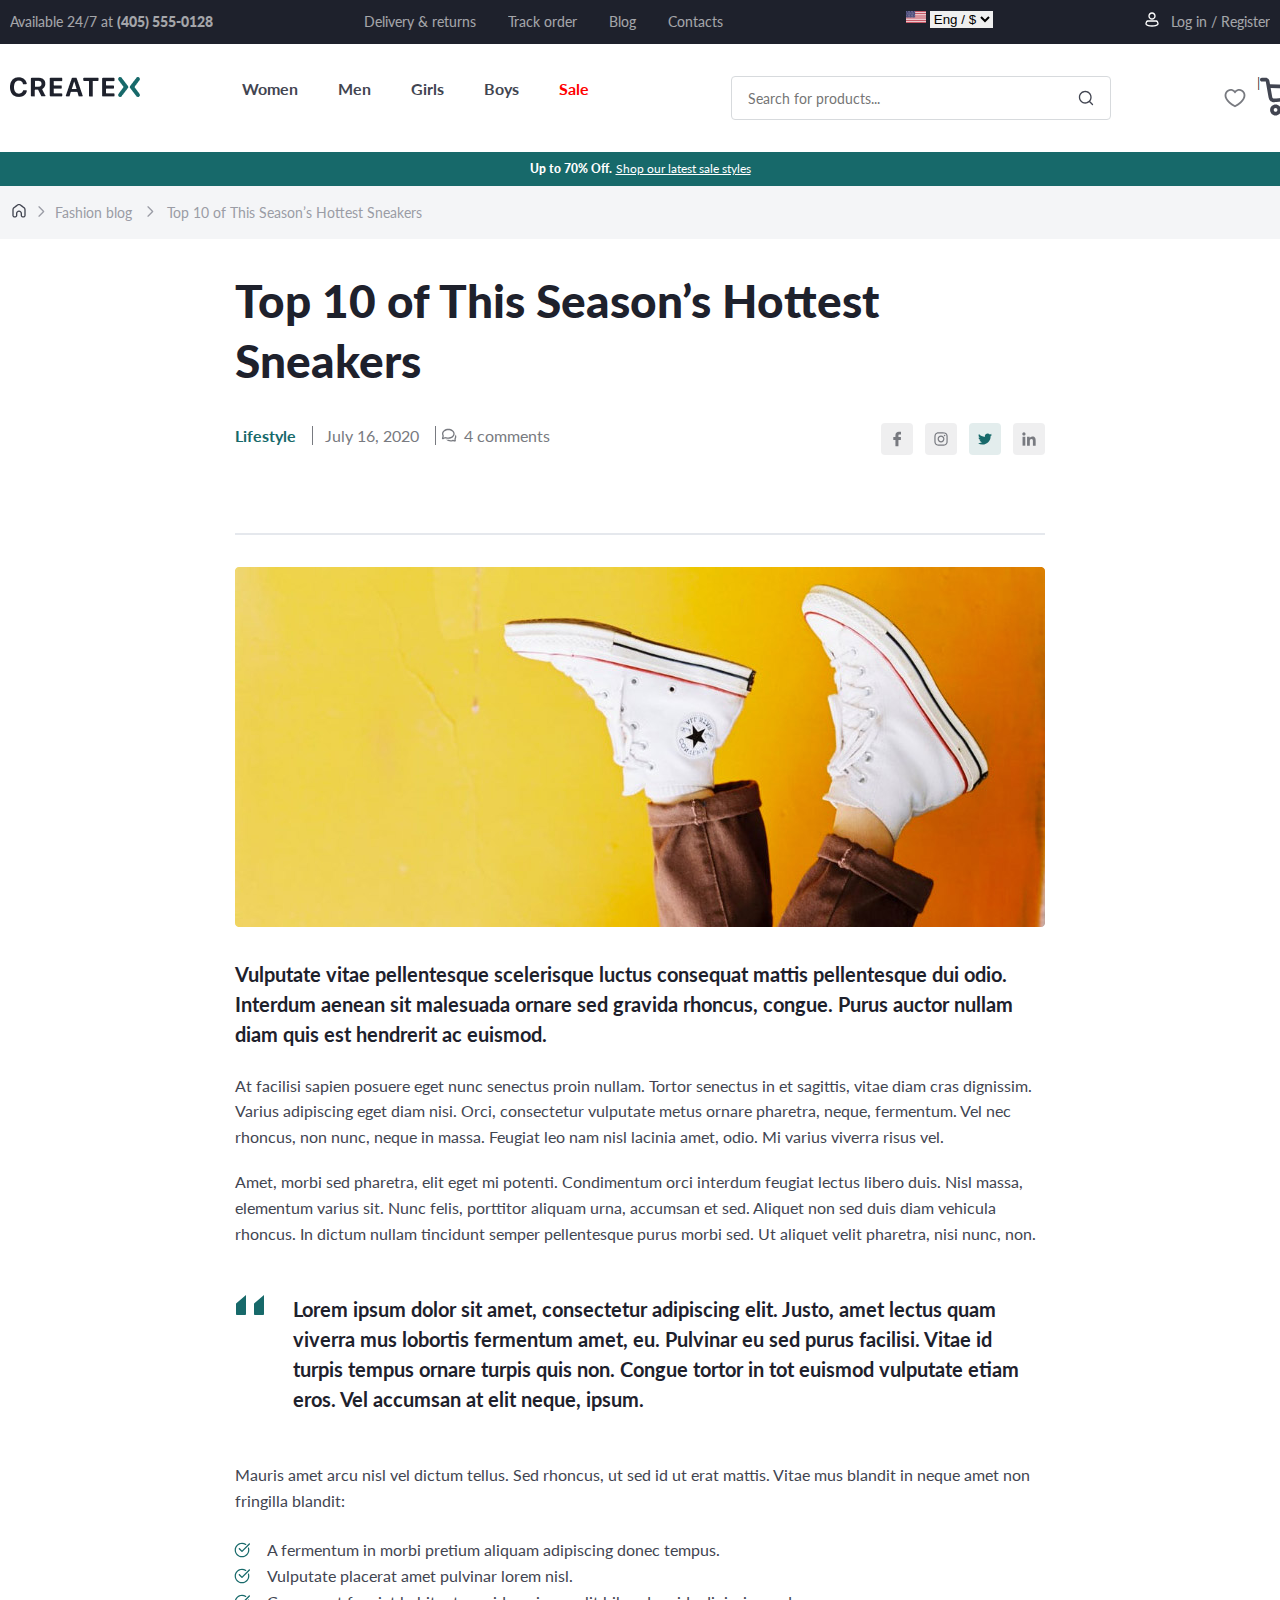
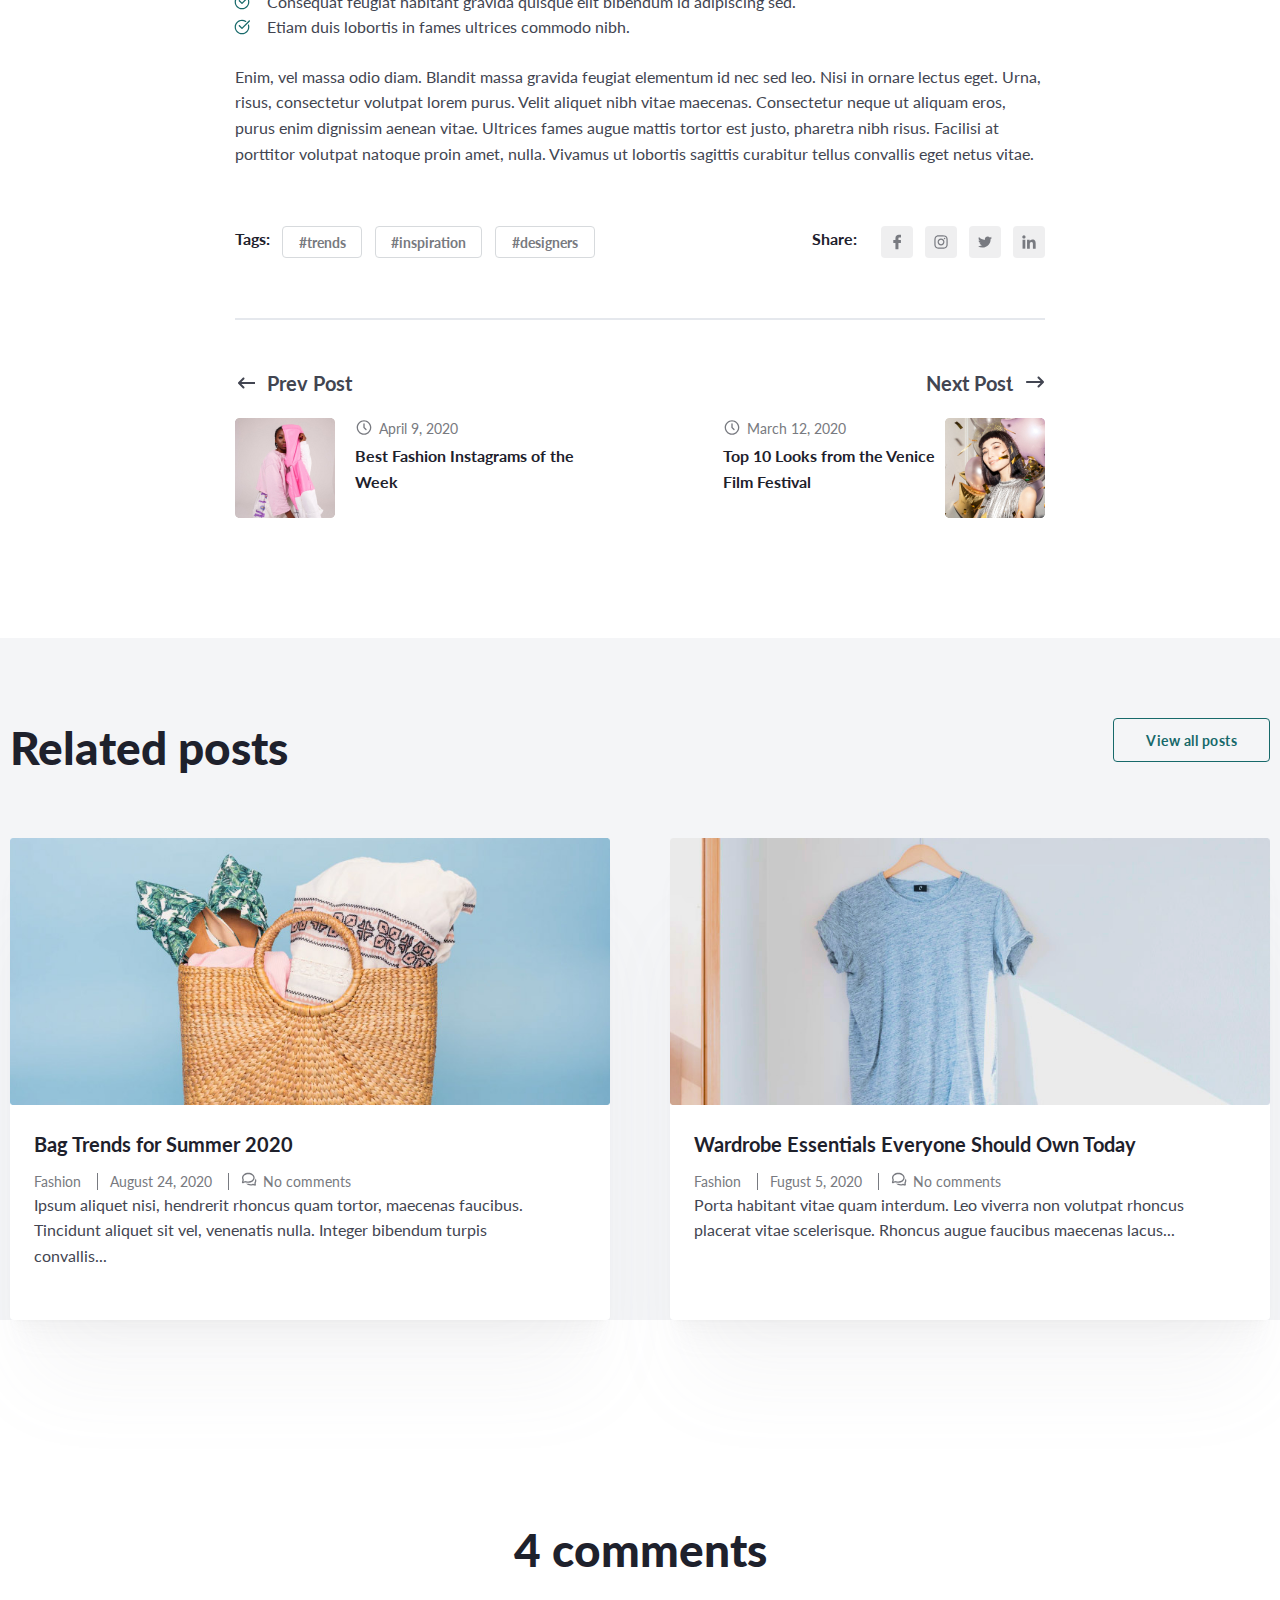
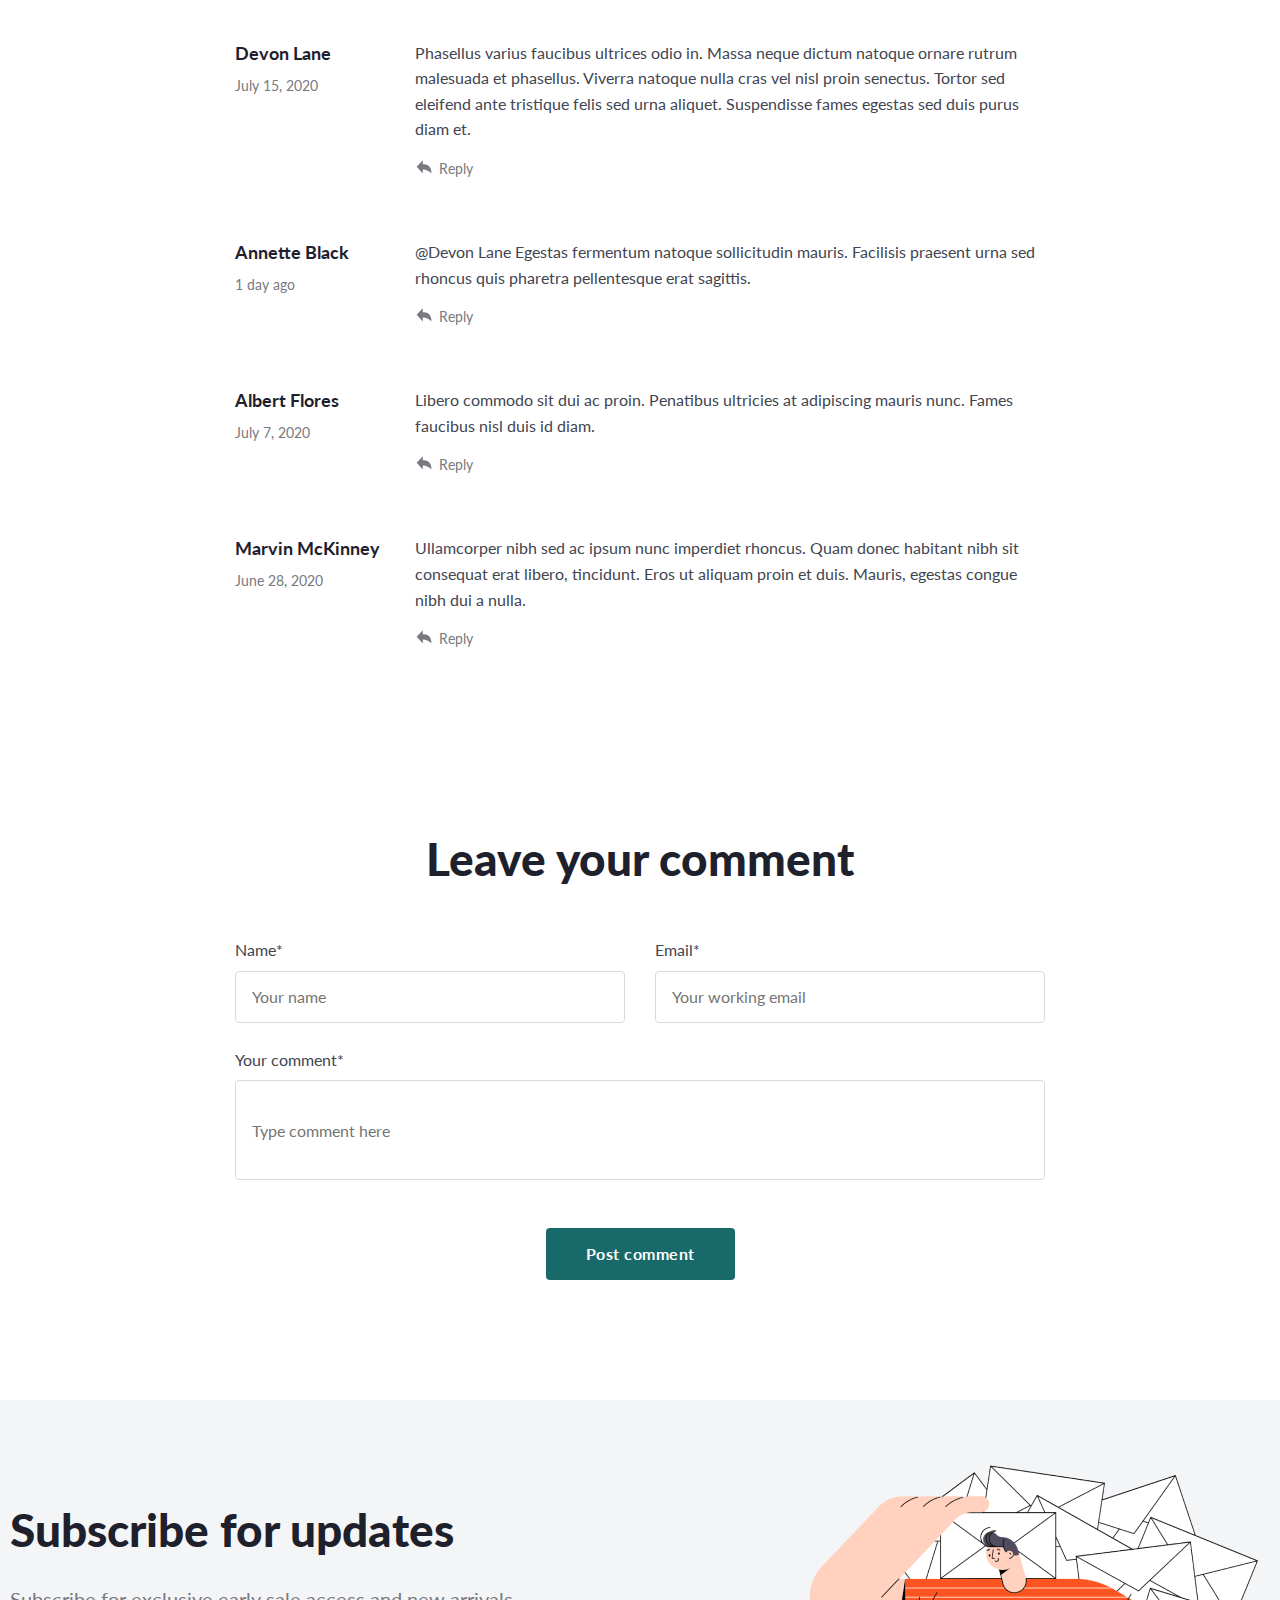
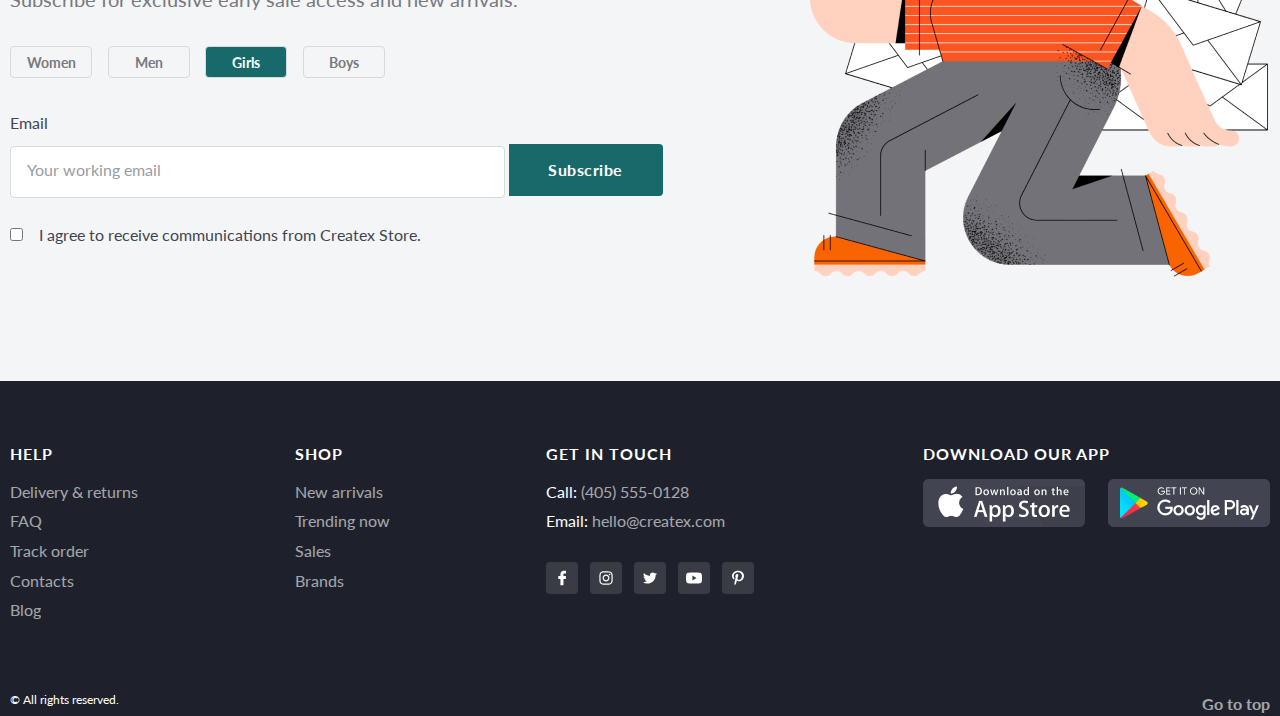
<file: blog-hottest-sneakers.html>
<!DOCTYPE html>
<html lang="en">
<head>
    <meta charset="UTF-8">
    <meta http-equiv="X-UA-Compatible" content="IE=edge">
    <meta name="viewport" content="width=device-width, initial-scale=1.0">
    <title>CREATEX-SHOP</title>
    <link rel="stylesheet" href="./scss/styles.css">
    <link rel="preconnect" href="https://fonts.googleapis.com">
    <link rel="preconnect" href="https://fonts.gstatic.com" crossorigin>
    <link href="https://fonts.googleapis.com/css2?family=Lato:wght@400;700;900&family=Ubuntu:wght@700&display=swap"
        rel="stylesheet">
</head>
<body>
    <header class="header">
        <nav class="header-nav">
            <div class="wrapper">
                <div class="header-nav-flex">
                    <div class="header-nav-tel">
                        <span class="header-nav-tel__info">
                            Available 24/7 at
                        </span>
                        <a href="tel:(405) 555-0128" class="header-nav-tel__link">(405) 555-0128</a>
                    </div>
                    <div class="header-nav-menu">
                        <ul class="header-nav-menu__links">
                            <li class="header-nav-menu__item">
                                <a href="#!" class="header-nav-menu__link">
                                    Delivery & returns
                                </a>
                            </li>
                            <li class="header-nav-menu__item">
                                <a href="#!" class="header-nav-menu__link">
                                    Track order
                                </a>
                            </li>
                            <li class="header-nav-menu__item">
                                <a href="blog.html" class="header-nav-menu__link">
                                    Blog
                                </a>
                            </li>
                            <li class="header-nav-menu__item">
                                <a href="#!" class="header-nav-menu__link">
                                    Contacts
                                </a>
                            </li>
                        </ul>
                    </div>
                    <div class="header-nav-language">
                        <img src="./img/icons/navbar-flag-usa.svg" alt="flag-usa" class="header-nav-language__flag">
                        <select id="select-language">
                            <option value="ENG">Eng / $</option>
                            <option value="RUS">Rus / ₽</option>
                            <option value="DE">DE / €</option>
                        </select>
                    </div>
                    <div class="header-nav-account">
                        <img src="./img/icons/navbar-profile.svg" alt="profile">
                        <a href="#!" class="header-nav-account__log-in">Log in /</a>
                        <a href="#!" class="header-nav-account__registration">Register</a>
                    </div>
                </div>
            </div>
        </nav>
        <div class="main-menu">
            <div class="wrapper">
                <div class="main-menu-wrapper">
                    <div class="main-menu-logo">
                        <a href="index.html" class="main-menu-logo__link">
                            <img src="./img/main-menu-logo.png" alt="logo">
                        </a>
                    </div>
                    <div class="main-menu-type-clothes">
                        <ul class="main-menu-type-clothes__links">
                            <li class="main-menu-type-clothes__item">
                                <a href="#!" class="main-menu-type-clothes__link">Women</a>
                            </li>
                            <li class="main-menu-type-clothes__item">
                                <a href="#!" class="main-menu-type-clothes__link">Men</a>
                            </li>
                            <li class="main-menu-type-clothes__item">
                                <a href="#!" class="main-menu-type-clothes__link">Girls</a>
                            </li>
                            <li class="main-menu-type-clothes__item">
                                <a href="#!" class="main-menu-type-clothes__link">Boys</a>
                            </li>
                            <li class="main-menu-type-clothes__item">
                                <a href="#!"
                                    class="main-menu-type-clothes__link main-menu-type-clothes__link--active">Sale</a>
                            </li>
                        </ul>
                    </div>
                    <form action="" class="main-manu-search">
                        <input type="text" class="main-manu-search__input" placeholder="Search for products...">
                    </form>
                    <div class="main-menu-shop">
                        <img src="./img/icons/main-menu-like.svg" alt="like">
                        |
                        <img src="./img/icons/main-manu-basket.svg" alt="backet">
                    </div>
                </div>
            </div>
        </div>
        <div class="menu-sales">
            <div class="wrapper">
                <div class="menu-sales-info">
                    <span class="menu-sales-info__text">Up to 70% Off.</span>
                    <a href="#!" class="menu-sales-info__link">Shop our latest sale styles</a>
                </div>
            </div>
        </div>
        <div class="breadcrumb">
            <div class="wrapper">
                <div class="breadcrumb__wrapper">
                    <a href="index.html" class="breadcrumb__icon-link">
                        <img src="img/icons/home.svg" alt="home.svg">
                    </a>
                    <img src="img/icons/breadcrubm-right-chevron.svg" alt="breadcrubm-right-chevron"
                        class="breadcrumb__icon-next">
    
                    <a href="blog.html" class="breadcrumb__current-link">
                        Fashion blog
                    </a>
                    <img src="img/icons/breadcrubm-right-chevron.svg" alt="breadcrubm-right-chevron" class="breadcrumb__current-icon-hottest-sneakers">
                    <a href="blog-hottest-sneakers.html" class="breadcrumb__current-link breadcrumb__current-link-hottest-sneakers">
                        Top 10 of This Season’s Hottest Sneakers
                    </a>
                </div>
            </div>
        </div>
    </header>
    <main class="main">
        <section class="blog-info">
            <div class="small-wrapper">
                <h1 class="blog-info__title">
                    Top 10 of This Season’s Hottest Sneakers
                </h1>
                <div class="blog-info-wrapper">
                    <div class="blog-info-wrapper-item">
                        <span class="blog-info-wrapper-item__category">
                            Lifestyle
                        </span>
                        <span class="blog-info-wrapper-item__data">
                            July 16, 2020
                        </span>
                        <span class="blog-info-wrapper-item__comments">
                            4 comments
                        </span>
                    </div>
                    <div class="blog-info-wrapper-item">
                        <ul class="blog-info-wrapper-item__list">
                            <li class="blog-info-wrapper-item__list-item">
                                <a href="https://www.facebook.com/" class="blog-info-wrapper-item__link" target="_blank">
                                    <img src="img/icons/facebook-gray-link.svg" alt="facebook-gray-link">
                                </a>
                            </li>
                            <li class="blog-info-wrapper-item__list-item">
                                <a href="https://www.instagram.com/" class="blog-info-wrapper-item__link" target="_blank">
                                    <img src="img/icons/instagram-gray-link.svg" alt="instagram-gray-link">
                                </a>
                            </li>
                            <li class="blog-info-wrapper-item__list-item">
                                <a href="https://www.twiiter.com/" class="blog-info-wrapper-item__link" target="_blank">
                                    <img src="img/icons/twitter-hover-link.svg" alt="twitter-hover-link">
                                </a>
                            </li>
                            <li class="blog-info-wrapper-item__list-item">
                                <a href="https://www.linkedin.com/" class="blog-info-wrapper-item__link" target="_blank">
                                    <img src="img/icons/linkedin-gray-link.svg" alt="linkedin-gray-link">
                                </a>
                            </li>
                        </ul>
                    </div>
                </div>
                    <hr class="blog-info-wrapper-item__divider">
                <img src="./img/blog-hottest-sneakers-main-img.png" alt="blog-hottest-sneakers-main-img" class="blog-info__img">
                <p class="blog-info__paragpaph-1">
                    Vulputate vitae pellentesque scelerisque luctus consequat mattis pellentesque dui odio. Interdum aenean sit malesuada
                    ornare sed gravida rhoncus, congue. Purus auctor nullam diam quis est hendrerit ac euismod.
                </p>
                <p class="blog-info__paragpaph-2">
                    At facilisi sapien posuere eget nunc senectus proin nullam. Tortor senectus in et sagittis, vitae diam cras dignissim.
                    Varius adipiscing eget diam nisi. Orci, consectetur vulputate metus ornare pharetra, neque, fermentum. Vel nec rhoncus,
                    non nunc, neque in massa. Feugiat leo nam nisl lacinia amet, odio. Mi varius viverra risus vel.
                </p>
                <p class="blog-info__paragpaph-3">
                    Amet, morbi sed pharetra, elit eget mi potenti. Condimentum orci interdum feugiat lectus libero duis. Nisl massa,
                    elementum varius sit. Nunc felis, porttitor aliquam urna, accumsan et sed. Aliquet non sed duis diam vehicula rhoncus.
                    In dictum nullam tincidunt semper pellentesque purus morbi sed. Ut aliquet velit pharetra, nisi nunc, non.
                </p>
                <div class="blog-info__paragraph-with-icon">
                    <p class="blog-info__paragpaph-4">
                        Lorem ipsum dolor sit amet, consectetur adipiscing elit. Justo, amet lectus quam viverra mus lobortis fermentum amet,
                        eu. Pulvinar eu sed purus facilisi. Vitae id turpis tempus ornare turpis quis non. Congue tortor in tot euismod
                        vulputate etiam eros. Vel accumsan at elit neque, ipsum.
                    </p>
                </div>
                <p class="blog-info__paragpaph-ul">
                    Mauris amet arcu nisl vel dictum tellus. Sed rhoncus, ut sed id ut erat mattis. Vitae mus blandit in neque amet non
                    fringilla blandit:
                </p>
                <ul class="blog-info-list">
                    <li class="blog-info-list__link">
                        A fermentum in morbi pretium aliquam adipiscing donec tempus.
                    </li>
                    <li class="blog-info-list__link">
                        Vulputate placerat amet pulvinar lorem nisl.
                    </li>
                    <li class="blog-info-list__link">
                        Consequat feugiat habitant gravida quisque elit bibendum id adipiscing sed.
                    </li>
                    <li class="blog-info-list__link">
                        Etiam duis lobortis in fames ultrices commodo nibh.
                    </li>
                </ul>
                <p class="blog-info__paragpaph-5">
                    Enim, vel massa odio diam. Blandit massa gravida feugiat elementum id nec sed leo. Nisi in ornare lectus eget. Urna,
                    risus, consectetur volutpat lorem purus. Velit aliquet nibh vitae maecenas. Consectetur neque ut aliquam eros, purus
                    enim dignissim aenean vitae. Ultrices fames augue mattis tortor est justo, pharetra nibh risus. Facilisi at porttitor
                    volutpat natoque proin amet, nulla. Vivamus ut lobortis sagittis curabitur tellus convallis eget netus vitae.
                </p>
                <div class="blog-info-links">
                    <div class="blog-info-links-item">
                        <span class="blog-info-links-item__tags-text">
                            Tags:
                        </span>
                        <button class="fashion-blog-item-tags-wrapper__button fashion-blog-item-tags-wrapper__button--trends">
                            #trends
                        </button>
                        <button class="fashion-blog-item-tags-wrapper__button fashion-blog-item-tags-wrapper__button--inspiration">
                            #inspiration
                        </button>
                        <button class="fashion-blog-item-tags-wrapper__button fashion-blog-item-tags-wrapper__button--designers">
                            #designers
                        </button>
                    </div>
                    <div class="blog-info-links-item">
                        <span class="blog-info-links-item__share-text">
                            Share:  
                        </span>
                    <ul class="blog-info-wrapper-item__list">
                        <li class="blog-info-wrapper-item__list-item">
                            <a href="https://www.facebook.com/" class="blog-info-wrapper-item__link" target="_blank">
                                <img src="img/icons/facebook-gray-link.svg" alt="facebook-gray-link">
                            </a>
                        </li>
                        <li class="blog-info-wrapper-item__list-item">
                            <a href="https://www.instagram.com/" class="blog-info-wrapper-item__link" target="_blank">
                                <img src="img/icons/instagram-gray-link.svg" alt="instagram-gray-link">
                            </a>
                        </li>
                        <li class="blog-info-wrapper-item__list-item">
                            <a href="https://www.twiiter.com/" class="blog-info-wrapper-item__link" target="_blank">
                                <img src="img/icons/twitter-gray-link.svg" alt="twitter-gray-link">
                            </a>
                        </li>
                        <li class="blog-info-wrapper-item__list-item">
                            <a href="https://www.linkedin.com/" class="blog-info-wrapper-item__link" target="_blank">
                                <img src="img/icons/linkedin-gray-link.svg" alt="linkedin-gray-link">
                            </a>
                        </li>
                    </ul>
                    </div>
                </div>
                <hr class="blog-info-wrapper-item__divider">
                <div class="blog-info-other-posts">
                    <div class="blog-info-other-posts-item">
                        <a href="#!" class="blog-info-other-posts-item__left-link">
                            Prev Post
                        </a>
                        <div class="blog-info-other-posts-item__wrapper">
                            <div class="blog-info-other-posts-items__wrapper-item">
                                <img src="img/blog-best-fashion-instagrams-small.png" alt="blog-best-fashion-instagrams-small">
                            </div>
                            <div class="blog-info-other-posts-item__wrapper-item-left">
                                <p class="blog-info-other-posts-item__wrapper-item-data">
                                    April 9, 2020
                                </p>
                                <h3 class="blog-info-other-posts-item__wrapper-item-title">
                                    Best Fashion Instagrams of the Week
                                </h3>
                            </div>
                        </div>
                    </div>
                    <div class="blog-info-other-posts-item">
                        <a href="#!" class="blog-info-other-posts-item__right-link">
                            Next Post
                        </a>
                        <div class="blog-info-other-posts-item__wrapper">
                            <div class="blog-info-other-posts-item__wrapper-item-right">
                                <p class="blog-info-other-posts-item__wrapper-item-data">
                                    March 12, 2020
                                </p>
                                <h3 class="blog-info-other-posts-item__wrapper-item-title">
                                    Top 10 Looks from the Venice Film Festival
                                </h3>
                            </div>
                            <div class="blog-info-other-posts-item__wrapper-item">
                                <img src="img/blog-top-10-looks-venice-small.png" alt="blog-top-10-looks-venice-small">
                            </div>
                        </div>
                    </div>
                </div>
            </div>
        </section>
        <section class="related-posts">
            <div class="wrapper">
                <div class="related-posts-top-wrapper">
                    <div class="related-posts-top-wrapper-item">
                        <h2 class="related-posts-top-wrapper-item__title">
                            Related posts
                        </h2>
                    </div>
                    <div class="related-posts-top-wrapper-item">
                        <a href="#!" class="related-posts-top-wrapper-item__link">
                            View all posts
                        </a>
                    </div>
                </div>
                <div class="related-posts-wrapper">
                    <div class="related-posts-wrapper-item">
                        <img class="related-posts-wrapper-item__img" src="img/faschion-blog-basket.png" alt="faschion-blog-basket">
                        <h3 class="related-posts-wrapper-item__title">
                            Bag Trends for Summer 2020
                        </h3>
                        <span class="fashion-blog-info-block__category related-posts-wrapper-item__category">
                            Fashion
                        </span>
                        <span class="fashion-blog-info-block__data">
                            August 24, 2020
                        </span>
                        <span class="fashion-blog-info-block__comments">
                            No comments
                        </span>
                        <p class="related-posts-wrapper-item__text">
                            Ipsum aliquet nisi, hendrerit rhoncus quam tortor, maecenas faucibus. Tincidunt aliquet sit vel, venenatis nulla.
                            Integer bibendum turpis convallis...
                        </p>
                    </div>
                    <div class="related-posts-wrapper-item">
                    <img class="related-posts-wrapper-item__img" src="img/faschion-blog-t-shirt.png" alt="faschion-blog-t-shirt">
                    <h3 class="related-posts-wrapper-item__title">
                        Wardrobe Essentials Everyone Should Own Today
                    </h3>
                    <span class="fashion-blog-info-block__category related-posts-wrapper-item__category">
                        Fashion
                    </span>
                    <span class="fashion-blog-info-block__data">
                        Fugust 5, 2020
                    </span>
                    <span class="fashion-blog-info-block__comments">
                        No comments
                    </span>
                    <p class="related-posts-wrapper-item__text">
                        Porta habitant vitae quam interdum. Leo viverra non volutpat rhoncus placerat vitae scelerisque. Rhoncus augue faucibus
                        maecenas lacus...
                    </p>
                    </div>
                </div>
            </div>
        </section>
        <section class="comments">
            <div class="small-wrapper">
                <h2 class="comments__title">
                    4 comments
                </h2>
                <div class="comments-wrapper">
                    <div class="comments-wrapper-item">
                        <h4 class="comments-wrapper-item__name">
                            Devon Lane
                        </h4>
                        <p class="comments-wrapper-item__date-of-publication">
                            July 15, 2020
                        </p>
                    </div>
                    <div class="comments-wrapper-item">
                        <p class="comments-wrapper-item__comment">
                            Phasellus varius faucibus ultrices odio in. Massa neque dictum natoque ornare rutrum malesuada et phasellus. Viverra
                            natoque nulla cras vel nisl proin senectus. Tortor sed eleifend ante tristique felis sed urna aliquet. Suspendisse fames
                            egestas sed duis purus diam et.
                        </p>
                        <button class="comments-wrapper-item__reply">
                            Reply
                        </button>
                    </div>
                </div>
                <div class="comments-wrapper">
                    <div class="comments-wrapper-item">
                        <h4 class="comments-wrapper-item__name">
                            Annette Black
                        </h4>
                        <p class="comments-wrapper-item__date-of-publication">
                            1 day ago
                        </p>
                    </div>
                    <div class="comments-wrapper-item">
                        <p class="comments-wrapper-item__comment">
                            @Devon Lane Egestas fermentum natoque sollicitudin mauris. Facilisis praesent urna sed rhoncus quis pharetra
                            pellentesque erat sagittis.
                        </p>
                        <button class="comments-wrapper-item__reply">
                            Reply
                        </button>
                    </div>
                </div>
                <div class="comments-wrapper">
                    <div class="comments-wrapper-item">
                        <h4 class="comments-wrapper-item__name">
                            Albert Flores
                        </h4>
                        <p class="comments-wrapper-item__date-of-publication">
                            July 7, 2020
                        </p>
                    </div>
                    <div class="comments-wrapper-item">
                        <p class="comments-wrapper-item__comment">
                            Libero commodo sit dui ac proin. Penatibus ultricies at adipiscing mauris nunc. Fames faucibus nisl duis id diam.
                        </p>
                        <button class="comments-wrapper-item__reply">
                            Reply
                        </button>    
                    </div>
                </div>
                <div class="comments-wrapper">
                    <div class="comments-wrapper-item">
                        <h4 class="comments-wrapper-item__name">
                            Marvin McKinney
                        </h4>
                        <p class="comments-wrapper-item__date-of-publication">
                            June 28, 2020
                        </p>
                    </div>
                    <div class="comments-wrapper-item">
                        <p class="comments-wrapper-item__comment">
                            Ullamcorper nibh sed ac ipsum nunc imperdiet rhoncus. Quam donec habitant nibh sit consequat erat libero, tincidunt.
                            Eros ut aliquam proin et duis. Mauris, egestas congue nibh dui a nulla.
                        </p>
                        <button class="comments-wrapper-item__reply">
                            Reply
                        </button>
                    </div>
                </div>
                <h3 class="comments-title-new-comment">
                    Leave your comment
                </h3>
                    <form action="" class="comments-form">
                        <div class="comments-form__wrapper">
                            <div class="comments-form__wrapper-item">
                                <label for="" class="comments-form__wrapper-label">
                                    Name*
                                </label>
                                <input type="text" class="comments-form__wrapper-input" placeholder="Your name" required>
                            </div>
                            <div class="comments__form-wrapper-item">
                                <label for="" class="comments-form__wrapper-label">
                                    Email*
                                </label>
                                <input type="text" class="comments-form__wrapper-input" placeholder="Your working email" required>
                            </div>
                        </div>
                        <label for="" class="comments-form__label-comment">
                            Your comment*
                        </label>
                        <input type="text" class="comments-form__input-comment" placeholder="Type comment here" required>

                        <button class="comments-form__button">
                            Post comment
                        </button>
                    </form>
            </div>
        </section>

        <section class="subscribe subscribe-sneakers">
            <div class="wrapper">
                <div class="subscribe-wrapper">
                    <div class="subscribe-wrapper-item">
                        <h2 class="subscribe-wrapper-item__title">
                            Subscribe for updates
                        </h2>
                        <p class="subscribe-wrapper-item__text">
                            Subscribe for exclusive early sale access and new arrivals.
                        </p>
                        <button class="subscribe-wrapper-item__button">
                            Women
                        </button>
                        <button class="subscribe-wrapper-item__button">
                            Men
                        </button>
                        <button class="subscribe-wrapper-item__button subscribe-wrapper-item__button--active">
                            Girls
                        </button>
                        <button class="subscribe-wrapper-item__button">
                            Boys
                        </button>
                        <form action="" class="subscribe-wrapper-item__form">
                            <label for="" class="subscribe-wrapper-item__label">
                                Email
                            </label>
                            <input type="text" class="subscribe-wrapper-item__input" placeholder="Your working email">
                            <button class="subscribe-wrapper-item__form-button">
                                Subscribe
                            </button>
                            <div class="subscribe-wrapper-item__wrapper-checkbox">
                                <input type="checkbox" class="subscribe-wrapper-item__checkbox">
                                <label for="" class="subscribe-wrapper-item__label-checkbox">
                                    I agree to receive communications from Createx Store.
                                </label>
                            </div>
                        </form>
                    </div>
                    <div class="subscribe-wrapper-item">
                        <img src="img/subscribe-right.png" alt="subscribe-right" class="subscribe-wrapper-item__image">
                    </div>
                </div>
            </div>
        </section>
    </main>
    <footer class="footer">
        <div class="wrapper">
            <div class="footer-wrapper">
                <div class="footer-wrapper-item">
                    <h3 class="footer-wrapper-item__title">
                        HELP
                    </h3>
                    <ul class="footer-wrapper-item__list">
                        <li class="footer-wrapper-item__list-item">
                            <a href="#!" class="footer-wrapper-item__list-link">
                                Delivery & returns
                            </a>
                        </li>
                        <li class="footer-wrapper-item__list-item">
                            <a href="#!" class="footer-wrapper-item__list-link">
                                FAQ
                            </a>
                        </li>
                        <li class="footer-wrapper-item__list-item">
                            <a href="#!" class="footer-wrapper-item__list-link">
                                Track order
                            </a>
                        </li>
                        <li class="footer-wrapper-item__list-item">
                            <a href="#!" class="footer-wrapper-item__list-link">
                                Contacts
                            </a>
                        </li>
                        <li class="footer-wrapper-item__list-item">
                            <a href="#!" class="footer-wrapper-item__list-link">
                                Blog
                            </a>
                        </li>
                    </ul>
                </div>
                <div class="footer-wrapper-item">
                    <h3 class="footer-wrapper-item__title">
                        Shop
                    </h3>
                    <ul class="footer-wrapper-item__list">
                        <li class="footer-wrapper-item__list-item">
                            <a href="#!" class="footer-wrapper-item__list-link">
                                New arrivals
                            </a>
                        </li>
                        <li class="footer-wrapper-item__list-item">
                            <a href="#!" class="footer-wrapper-item__list-link">
                                Trending now
                            </a>
                        </li>
                        <li class="footer-wrapper-item__list-item">
                            <a href="#!" class="footer-wrapper-item__list-link">
                                Sales
                            </a>
                        </li>
                        <li class="footer-wrapper-item__list-item">
                            <a href="#!" class="footer-wrapper-item__list-link">
                                Brands
                            </a>
                        </li>
                    </ul>
                </div>
                <div class="footer-wrapper-item">
                    <h3 class="footer-wrapper-item__title">
                        Get in touch
                    </h3>
                    <ul class="footer-wrapper-item__list">
                        <li class="footer-wrapper-item__list-item">
                            <span class="footer-wrapper-item__list-span">
                                Call:
                            </span>
                            <a href="tel:(405) 555-0128" class="footer-wrapper-item__list-link">
                                (405) 555-0128
                            </a>
                        </li>
                        <li class="footer-wrapper-item__list-item">
                            <span class="footer-wrapper-item__list-span">
                                Email:
                            </span>
                            <a href="mailto:hello@createx.com" class="footer-wrapper-item__list-link">
                                hello@createx.com
                            </a>
                        </li>
                    </ul>
                    <ul class="footer-wrapper-item__list-socials">
                        <li class="footer-wrapper-item__list-socials-item">
                            <a href="https://www.facebook.com/" class="footer-wrapper-item__list-socials-link"
                                target="_blank">
                                <img src="img/icons/facebok-link.svg" alt="facebok-link">
                            </a>
                        </li>
                        <li class="footer-wrapper-item__list-socials-item">
                            <a href="https://www.instagram.com/" class="footer-wrapper-item__list-socials-link"
                                target="_blank">
                                <img src="img/icons/instagram-link.svg" alt="instagram-link">
                            </a>
                        </li>
                        <li class="footer-wrapper-item__list-socials-item">
                            <a href="https://www.twiiter.com/" class="footer-wrapper-item__list-socials-link"
                                target="_blank">
                                <img src="img/icons/twitter-link.svg" alt="twitter-link">
                            </a>
                        </li>
                        <li class="footer-wrapper-item__list-socials-item">
                            <a href="https://www.youtube.com/" class="footer-wrapper-item__list-socials-link"
                                target="_blank">
                                <img src="img/icons/youtube-link.svg" alt="youtube-link">
                            </a>
                        </li>
                        <li class="footer-wrapper-item__list-socials-item">
                            <a href="https://www.pinterest.com/" class="footer-wrapper-item__list-socials-link"
                                target="_blank">
                                <img src="img/icons/pinterest-link.svg" alt="pinterest-link">
                            </a>
                        </li>
                    </ul>
                </div>
                <div class="footer-wrapper-item">
                    <h3 class="footer-wrapper-item__title">
                        Download our app
                    </h3>
                    <div class="footer-wrapper-item__app-buttons">
                        <img src="img/app-store.png" alt="app-store" class="footer-wrapper-item__appstore">
                        <img src="img/google-play.png" alt="google-play" class="footer-wrapper-item__googleplay">
                    </div>
                </div>
            </div>
            <div class="footer-copyright">
                <span class="footer-copyright__text">
                    © All rights reserved.
                </span>
                <a href="index.html" class="footer-copyright__link">
                    Go to top
                </a>
            </div>
        </div>
    </footer>
</body>
</html>
</file>
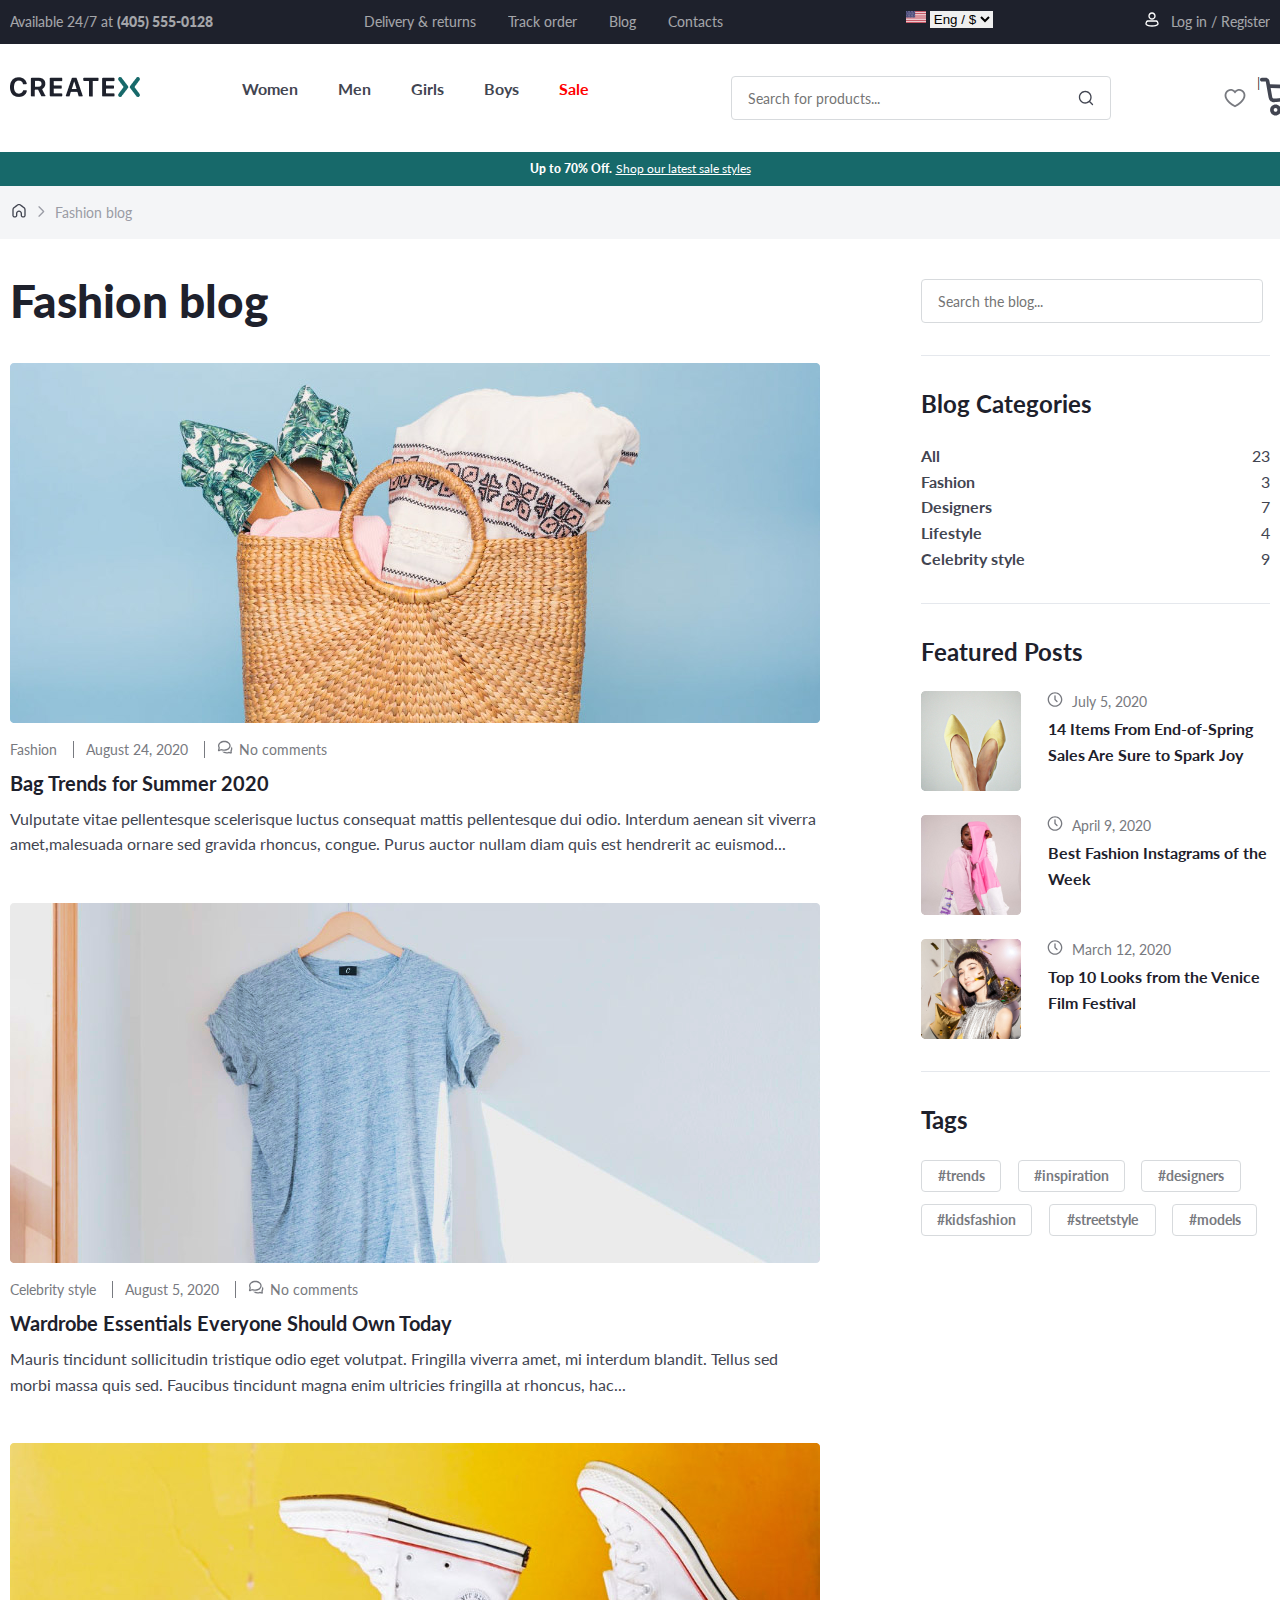
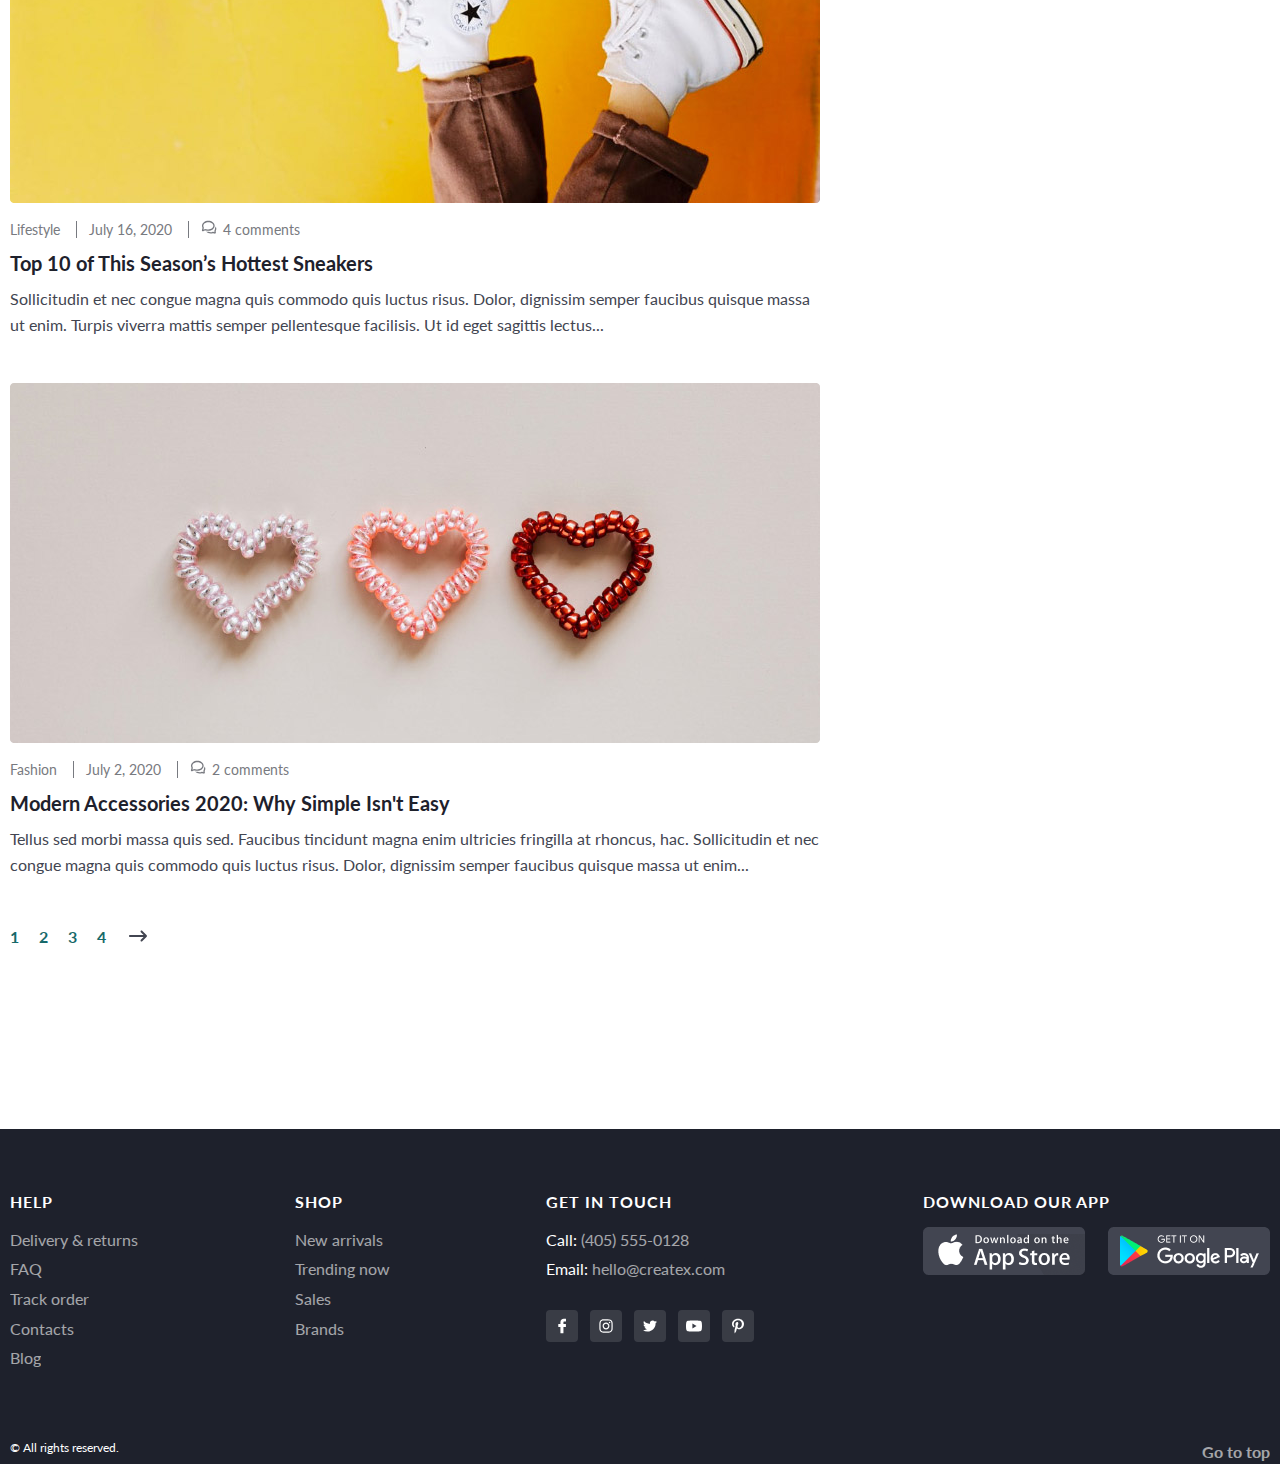
<file: blog.html>
<!DOCTYPE html>
<html lang="en">
<head>
    <meta charset="UTF-8">
    <meta http-equiv="X-UA-Compatible" content="IE=edge">
    <meta name="viewport" content="width=device-width, initial-scale=1.0">
    <title>CREATEX-SHOP</title>
    <link rel="stylesheet" href="./scss/styles.css">
    <link rel="preconnect" href="https://fonts.googleapis.com">
    <link rel="preconnect" href="https://fonts.gstatic.com" crossorigin>
    <link href="https://fonts.googleapis.com/css2?family=Lato:wght@400;700;900&family=Ubuntu:wght@700&display=swap"
        rel="stylesheet">
</head>
<body>
    <header class="header">
        <nav class="header-nav">
            <div class="wrapper">
                <div class="header-nav-flex">
                    <div class="header-nav-tel">
                        <span class="header-nav-tel__info">
                            Available 24/7 at
                        </span>
                        <a href="tel:(405) 555-0128" class="header-nav-tel__link">(405) 555-0128</a>
                    </div>
                    <div class="header-nav-menu">
                        <ul class="header-nav-menu__links">
                            <li class="header-nav-menu__item">
                                <a href="#!" class="header-nav-menu__link">
                                    Delivery & returns
                                </a>
                            </li>
                            <li class="header-nav-menu__item">
                                <a href="#!" class="header-nav-menu__link">
                                    Track order
                                </a>
                            </li>
                            <li class="header-nav-menu__item">
                                <a href="blog.html" class="header-nav-menu__link">
                                    Blog
                                </a>
                            </li>
                            <li class="header-nav-menu__item">
                                <a href="#!" class="header-nav-menu__link">
                                    Contacts
                                </a>
                            </li>
                        </ul>
                    </div>
                    <div class="header-nav-language">
                        <img src="./img/icons/navbar-flag-usa.svg" alt="flag-usa" class="header-nav-language__flag">
                        <select id="select-language">
                            <option value="ENG">Eng / $</option>
                            <option value="RUS">Rus / ₽</option>
                            <option value="DE">DE / €</option>
                        </select>
                    </div>
                    <div class="header-nav-account">
                        <img src="./img/icons/navbar-profile.svg" alt="profile">
                        <a href="#!" class="header-nav-account__log-in">Log in /</a>
                        <a href="#!" class="header-nav-account__registration">Register</a>
                    </div>
                </div>
            </div>
        </nav>
        <div class="main-menu">
            <div class="wrapper">
                <div class="main-menu-wrapper">
                    <div class="main-menu-logo">
                        <a href="index.html" class="main-menu-logo__link">
                            <img src="./img/main-menu-logo.png" alt="logo">
                        </a>
                    </div>
                    <div class="main-menu-type-clothes">
                        <ul class="main-menu-type-clothes__links">
                            <li class="main-menu-type-clothes__item">
                                <a href="#!" class="main-menu-type-clothes__link">Women</a>
                            </li>
                            <li class="main-menu-type-clothes__item">
                                <a href="#!" class="main-menu-type-clothes__link">Men</a>
                            </li>
                            <li class="main-menu-type-clothes__item">
                                <a href="#!" class="main-menu-type-clothes__link">Girls</a>
                            </li>
                            <li class="main-menu-type-clothes__item">
                                <a href="#!" class="main-menu-type-clothes__link">Boys</a>
                            </li>
                            <li class="main-menu-type-clothes__item">
                                <a href="#!"
                                    class="main-menu-type-clothes__link main-menu-type-clothes__link--active">Sale</a>
                            </li>
                        </ul>
                    </div>
                    <form action="" class="main-manu-search">
                        <input type="text" class="main-manu-search__input" placeholder="Search for products...">
                    </form>
                    <div class="main-menu-shop">
                        <img src="./img/icons/main-menu-like.svg" alt="like">
                        |
                        <img src="./img/icons/main-manu-basket.svg" alt="backet">
                    </div>
                </div>
            </div>
        </div>
        <div class="menu-sales">
            <div class="wrapper">
                <div class="menu-sales-info">
                    <span class="menu-sales-info__text">Up to 70% Off.</span>
                    <a href="#!" class="menu-sales-info__link">Shop our latest sale styles</a>
                </div>
            </div>
        </div>
        <div class="breadcrumb">
            <div class="wrapper">
                <div class="breadcrumb__wrapper">
                <a href="index.html" class="breadcrumb__icon-link">
                    <img src="img/icons/home.svg" alt="home.svg">
                </a>
                <img src="img/icons/breadcrubm-right-chevron.svg" alt="breadcrubm-right-chevron" class="breadcrumb__icon-next">
               
                <a href="blog.html" class="breadcrumb__current-link">
                    Fashion blog
                </a>
                </div>
            </div>
        </div>
    </header>

    <main class="main">
        <div class="wrapper">
            <div class="fashion-blog-wrapper">
                <div class="fashion-blog-item">
                    <div class="fashion-blog-info-block">
                        <h1 class="fashion-blog-info-block__main-title">
                            Fashion blog
                        </h1>
                        <img src="img/faschion-blog-basket.png" alt="faschion-blog-basket" class="fashion-blog-info-block__img">
                        <span class="fashion-blog-info-block__category">
                            Fashion
                        </span>
                        <span class="fashion-blog-info-block__data">
                            August 24, 2020
                        </span>
                        <span class="fashion-blog-info-block__comments">
                            No comments
                        </span>
                    </div>
                    <div class="fashion-blog-info-block">
                        <h2 class="fashion-blog-info-block__title">
                            Bag Trends for Summer 2020
                        </h2>
                        <p class="fashion-blog-info-block__text">
                            Vulputate vitae pellentesque scelerisque luctus consequat mattis pellentesque dui odio. Interdum aenean sit viverra
                            amet,malesuada ornare sed gravida rhoncus, congue. Purus auctor nullam diam quis est hendrerit ac euismod...
                        </p>
                        <img src="img/faschion-blog-t-shirt.png" alt="faschion-blog-t-shirt" class="fashion-blog-info-block__img">
                        <span class="fashion-blog-info-block__category">
                            Celebrity style
                        </span>
                        <span class="fashion-blog-info-block__data">
                            August 5, 2020
                        </span>
                        <span class="fashion-blog-info-block__comments">
                            No comments
                        </span>
                    </div>
                    <div class="fashion-blog-info-block">
                        <a href="blog-hottest-sneakers.html">
                            <h2 class="fashion-blog-info-block__title">
                                Wardrobe Essentials Everyone Should Own Today
                            </h2>
                        </a>
                        <p class="fashion-blog-info-block__text">
                            Mauris tincidunt sollicitudin tristique odio eget volutpat. Fringilla viverra amet, mi interdum blandit. Tellus sed
                            morbi massa quis sed. Faucibus tincidunt magna enim ultricies fringilla at rhoncus, hac...
                        </p>
                        <img src="img/faschion-blog-sneakers.png" alt="faschion-blog-sneakers" class="fashion-blog-info-block__img">
                        <span class="fashion-blog-info-block__category">
                            Lifestyle
                        </span>
                        <span class="fashion-blog-info-block__data">
                            July 16, 2020
                        </span>
                        <span class="fashion-blog-info-block__comments">
                            4 comments
                        </span>
                    </div>
                    <div class="fashion-blog-info-block">
                        <h2 class="fashion-blog-info-block__title">
                            Top 10 of This Season’s Hottest Sneakers
                        </h2>
                        <p class="fashion-blog-info-block__text">
                            Sollicitudin et nec congue magna quis commodo quis luctus risus. Dolor, dignissim semper faucibus quisque massa ut enim.
                            Turpis viverra mattis semper pellentesque facilisis. Ut id eget sagittis lectus...
                        </p>
                        <img src="img/faschion-blog-hearts.png" alt="faschion-blog-hearts" class="fashion-blog-info-block__img">
                        <span class="fashion-blog-info-block__category">
                            Fashion
                        </span>
                        <span class="fashion-blog-info-block__data">
                            July 2, 2020
                        </span>
                        <span class="fashion-blog-info-block__comments">
                            2 comments
                        </span> 
                    </div>
                    <div class="fashion-blog-info-block">
                            <h2 class="fashion-blog-info-block__title">
                                Modern Accessories 2020: Why Simple Isn't Easy
                            </h2>
                            <p class="fashion-blog-info-block__text">
                                Tellus sed morbi massa quis sed. Faucibus tincidunt magna enim ultricies fringilla at rhoncus, hac. Sollicitudin et nec
                                congue magna quis commodo quis luctus risus. Dolor, dignissim semper faucibus quisque massa ut enim...
                            </p>
                    </div>
                    <ul class="faschion-blog-pagination">
                        <li class="faschion-blog-pagination__item">
                            1
                        </li>
                        <li class="faschion-blog-pagination__item">
                            2
                        </li>
                        <li class="faschion-blog-pagination__item">
                            3
                        </li>
                        <li class="faschion-blog-pagination__item">
                            4
                        </li>
                        <li class="faschion-blog-pagination__item">
                            <a href="#!" class="faschion-blog-pagination__item-next">
                                <img src="img/icons/pagination-right.svg" alt="pagination-right">
                            </a>
                        </li>
                    </ul>
                </div>
                <div class="fashion-blog-item fashion-blog-item-sidebar">
                    <form action="" class="fashion-blog-item__form">
                        <input type="text" class="fashion-blog-item__input" placeholder="Search the blog...">
                    </form>
                    <h2 class="fashion-blog-item__title-categories">
                        Blog Categories
                    </h2>
                    <div class="fashion-blog-item-sort">
                        <div class="fashion-blog-item-sort-item">
                            <button class="fashion-blog-item-sort-item__button">
                                <span class="fashion-blog-item-sort-item__value">
                                    All
                                </span>
                            </button>
                            <span class="fashion-blog-item-sort-item__num">
                                23
                            </span>
                        </div>
                        <div class="fashion-blog-item-sort-item">
                            <button class="fashion-blog-item-sort-item__button">
                                <span class="fashion-blog-item-sort-item__value">
                                    Fashion
                                </span>
                            </button>
                            <span class="fashion-blog-item-sort-item__num">
                                3
                            </span>
                        </div>
                        <div class="fashion-blog-item-sort-item">
                            <button class="fashion-blog-item-sort-item__button">
                                <span class="fashion-blog-item-sort-item__value">
                                    Designers
                                </span>
                            </button>
                            <span class="fashion-blog-item-sort-item__num">
                                7
                            </span>
                        </div>
                        <div class="fashion-blog-item-sort-item">
                            <button class="fashion-blog-item-sort-item__button">
                                <span class="fashion-blog-item-sort-item__value">
                                    Lifestyle
                                </span>
                            </button>
                            <span class="fashion-blog-item-sort-item__num">
                                4
                            </span>
                        </div>
                        <div class="fashion-blog-item-sort-item">
                            <button class="fashion-blog-item-sort-item__button">
                                <span class="fashion-blog-item-sort-item__value">
                                    Celebrity style
                                </span>
                            </button>
                            <span class="fashion-blog-item-sort-item__num">
                                9
                            </span>
                        </div>
                    </div>
                    <div class="fashion-blog-item-featured-posts">
                        <h2 class="fashion-blog-item-featured-posts__title">
                            Featured Posts
                        </h2>
                        <div class="fashion-blog-item-featured-post">
                            <img src="img/faschion-blog-14-items.png" alt="faschion-blog-14-items" class="fashion-blog-item-featured-post__img">
                            <div class="fashion-blog-item-featured-post-info">
                                <p class="fashion-blog-item-featured-post-info__data">
                                    July 5, 2020
                                </p>
                                <p class="fashion-blog-item-featured-post-info__text">
                                    14 Items From End-of-Spring Sales Are Sure to Spark Joy
                                </p>
                            </div>
                        </div>
                        <div class="fashion-blog-item-featured-post">
                            <img src="img/faschion-blog-best-faschion.png" alt="faschion-blog-best-faschion" class="fashion-blog-item-featured-post__img">
                            <div class="fashion-blog-item-featured-post-info">
                                <p class="fashion-blog-item-featured-post-info__data">
                                    April 9, 2020
                                </p>
                                <p class="fashion-blog-item-featured-post-info__text">
                                    Best Fashion Instagrams of the Week
                                </p>
                            </div>
                        </div>
                        <div class="fashion-blog-item-featured-post">
                            <img src="img/faschion-blog-top10-looks.png" alt="faschion-blog-top10-looks" class="fashion-blog-item-featured-post__img">
                            <div class="fashion-blog-item-featured-post-info">
                                <p class="fashion-blog-item-featured-post-info__data">
                                    March 12, 2020
                                </p>
                                <p class="fashion-blog-item-featured-post-info__text">
                                    Top 10 Looks from the Venice Film Festival
                                </p>
                            </div>
                        </div>
                    </div>
                    <div class="fashion-blog-item-tags">
                        <h2 class="fashion-blog-item-tags__title">
                            Tags
                        </h2>
                        <div class="fashion-blog-item-tags-wrapper">
                            <button class="fashion-blog-item-tags-wrapper__button fashion-blog-item-tags-wrapper__button--trends">
                                #trends
                            </button>
                            <button class="fashion-blog-item-tags-wrapper__button fashion-blog-item-tags-wrapper__button--inspiration">
                                #inspiration
                            </button>
                            <button class="fashion-blog-item-tags-wrapper__button fashion-blog-item-tags-wrapper__button--designers">
                                #designers
                            </button>
                            <button class="fashion-blog-item-tags-wrapper__button fashion-blog-item-tags-wrapper__button--kidsfaschion">
                                #kidsfashion    
                            </button>
                            <button class="fashion-blog-item-tags-wrapper__button fashion-blog-item-tags-wrapper__button--streetstile">
                                #streetstyle
                            </button>
                            <button class="fashion-blog-item-tags-wrapper__button fashion-blog-item-tags-wrapper__button--models">
                                #models
                            </button>
                        </div>
                    </div>
                </div>
            </div>
        </div>
    </main>
    <footer class="footer">
        <div class="wrapper">
            <div class="footer-wrapper">
                <div class="footer-wrapper-item">
                    <h3 class="footer-wrapper-item__title">
                        HELP
                    </h3>
                    <ul class="footer-wrapper-item__list">
                        <li class="footer-wrapper-item__list-item">
                            <a href="#!" class="footer-wrapper-item__list-link">
                                Delivery & returns
                            </a>
                        </li>
                        <li class="footer-wrapper-item__list-item">
                            <a href="#!" class="footer-wrapper-item__list-link">
                                FAQ
                            </a>
                        </li>
                        <li class="footer-wrapper-item__list-item">
                            <a href="#!" class="footer-wrapper-item__list-link">
                                Track order
                            </a>
                        </li>
                        <li class="footer-wrapper-item__list-item">
                            <a href="#!" class="footer-wrapper-item__list-link">
                                Contacts
                            </a>
                        </li>
                        <li class="footer-wrapper-item__list-item">
                            <a href="#!" class="footer-wrapper-item__list-link">
                                Blog
                            </a>
                        </li>
                    </ul>
                </div>
                <div class="footer-wrapper-item">
                    <h3 class="footer-wrapper-item__title">
                        Shop
                    </h3>
                    <ul class="footer-wrapper-item__list">
                        <li class="footer-wrapper-item__list-item">
                            <a href="#!" class="footer-wrapper-item__list-link">
                                New arrivals
                            </a>
                        </li>
                        <li class="footer-wrapper-item__list-item">
                            <a href="#!" class="footer-wrapper-item__list-link">
                                Trending now
                            </a>
                        </li>
                        <li class="footer-wrapper-item__list-item">
                            <a href="#!" class="footer-wrapper-item__list-link">
                                Sales
                            </a>
                        </li>
                        <li class="footer-wrapper-item__list-item">
                            <a href="#!" class="footer-wrapper-item__list-link">
                                Brands
                            </a>
                        </li>
                    </ul>
                </div>
                <div class="footer-wrapper-item">
                    <h3 class="footer-wrapper-item__title">
                        Get in touch
                    </h3>
                    <ul class="footer-wrapper-item__list">
                        <li class="footer-wrapper-item__list-item">
                            <span class="footer-wrapper-item__list-span">
                                Call:
                            </span>
                            <a href="tel:(405) 555-0128" class="footer-wrapper-item__list-link">
                                (405) 555-0128
                            </a>
                        </li>
                        <li class="footer-wrapper-item__list-item">
                            <span class="footer-wrapper-item__list-span">
                                Email:
                            </span>
                            <a href="mailto:hello@createx.com" class="footer-wrapper-item__list-link">
                                hello@createx.com
                            </a>
                        </li>
                    </ul>
                    <ul class="footer-wrapper-item__list-socials">
                        <li class="footer-wrapper-item__list-socials-item">
                            <a href="https://www.facebook.com/" class="footer-wrapper-item__list-socials-link"
                                target="_blank">
                                <img src="img/icons/facebok-link.svg" alt="facebok-link">
                            </a>
                        </li>
                        <li class="footer-wrapper-item__list-socials-item">
                            <a href="https://www.instagram.com/" class="footer-wrapper-item__list-socials-link"
                                target="_blank">
                                <img src="img/icons/instagram-link.svg" alt="instagram-link">
                            </a>
                        </li>
                        <li class="footer-wrapper-item__list-socials-item">
                            <a href="https://www.twiiter.com/" class="footer-wrapper-item__list-socials-link"
                                target="_blank">
                                <img src="img/icons/twitter-link.svg" alt="twitter-link">
                            </a>
                        </li>
                        <li class="footer-wrapper-item__list-socials-item">
                            <a href="https://www.youtube.com/" class="footer-wrapper-item__list-socials-link"
                                target="_blank">
                                <img src="img/icons/youtube-link.svg" alt="youtube-link">
                            </a>
                        </li>
                        <li class="footer-wrapper-item__list-socials-item">
                            <a href="https://www.pinterest.com/" class="footer-wrapper-item__list-socials-link"
                                target="_blank">
                                <img src="img/icons/pinterest-link.svg" alt="pinterest-link">
                            </a>
                        </li>
                    </ul>
                </div>
                <div class="footer-wrapper-item">
                    <h3 class="footer-wrapper-item__title">
                        Download our app
                    </h3>
                    <div class="footer-wrapper-item__app-buttons">
                        <img src="img/app-store.png" alt="app-store" class="footer-wrapper-item__appstore">
                        <img src="img/google-play.png" alt="google-play" class="footer-wrapper-item__googleplay">
                    </div>
                </div>
            </div>
            <div class="footer-copyright">
                <span class="footer-copyright__text">
                    © All rights reserved.
                </span>
                <a href="blog-hottest-sneakers.html" class="footer-copyright__link">
                    Go to top
                </a>
            </div>
        </div>
    </footer>
</body>
</html>
</file>
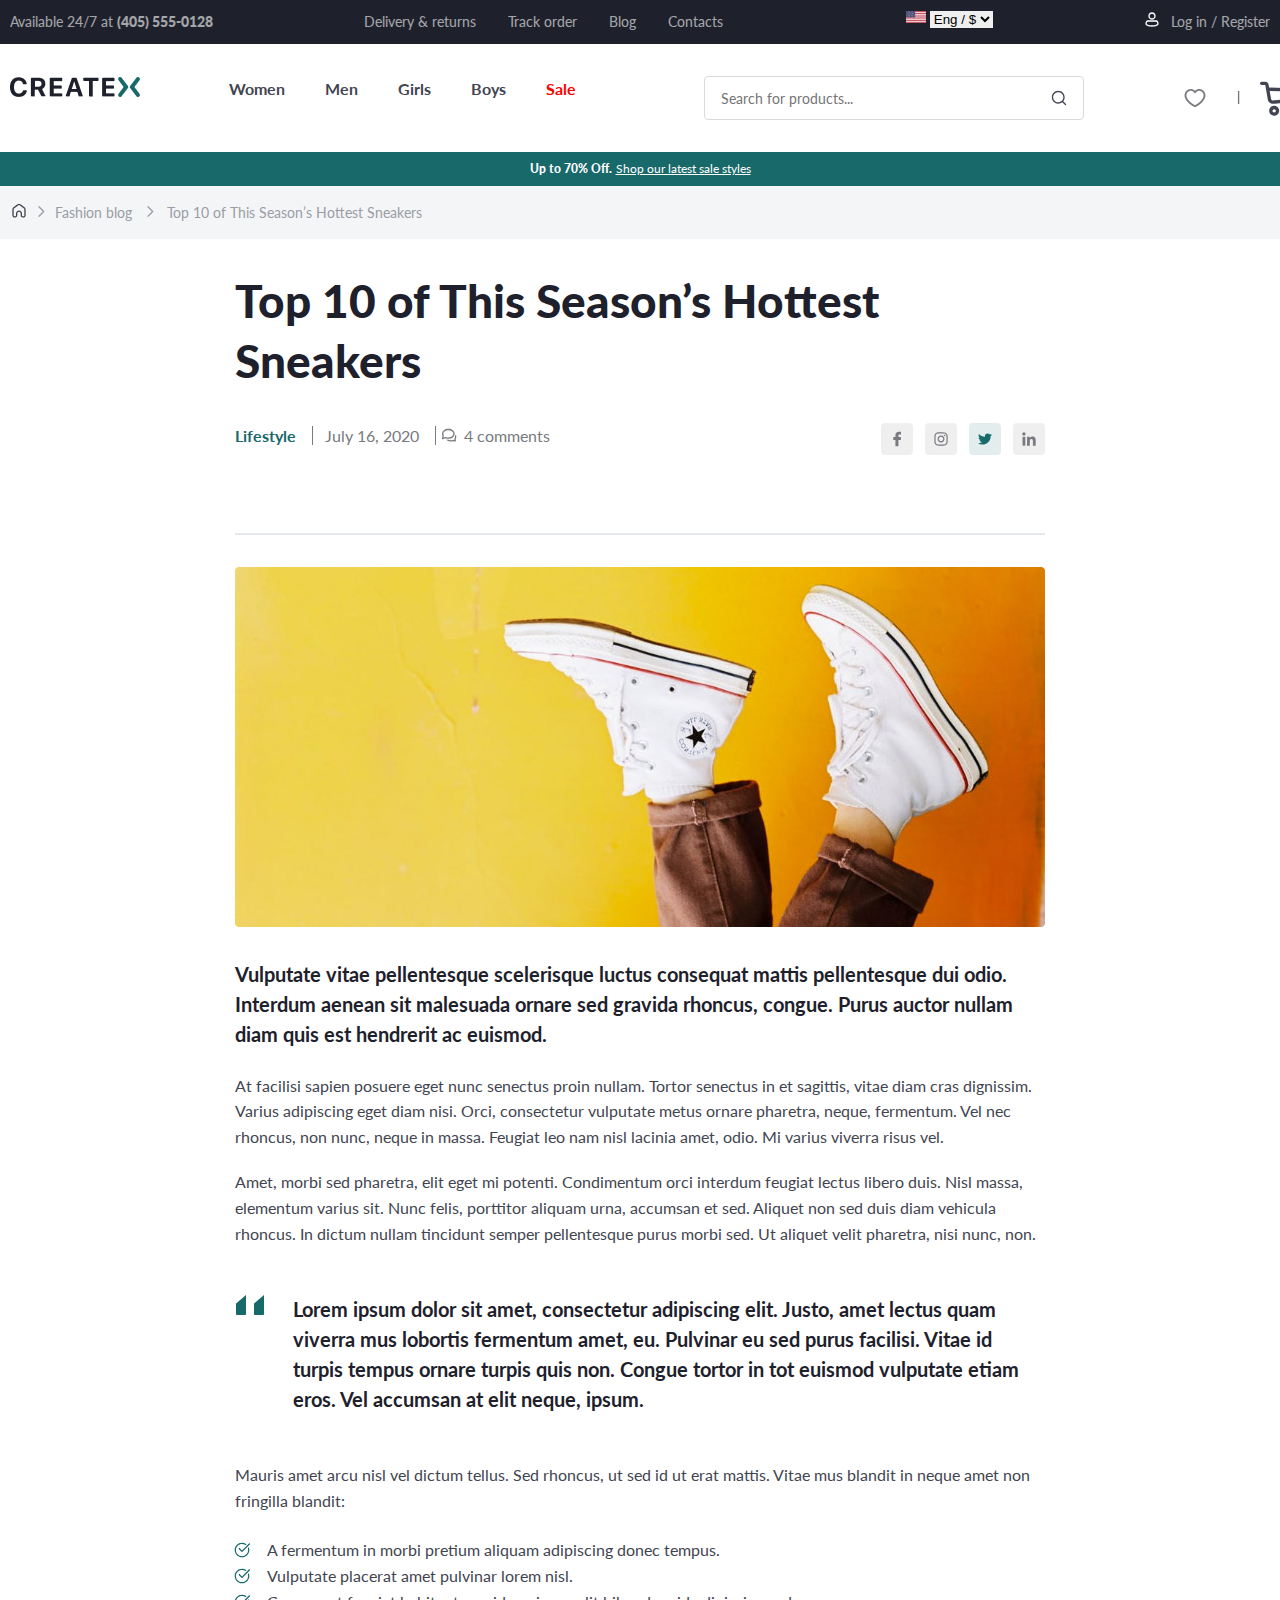
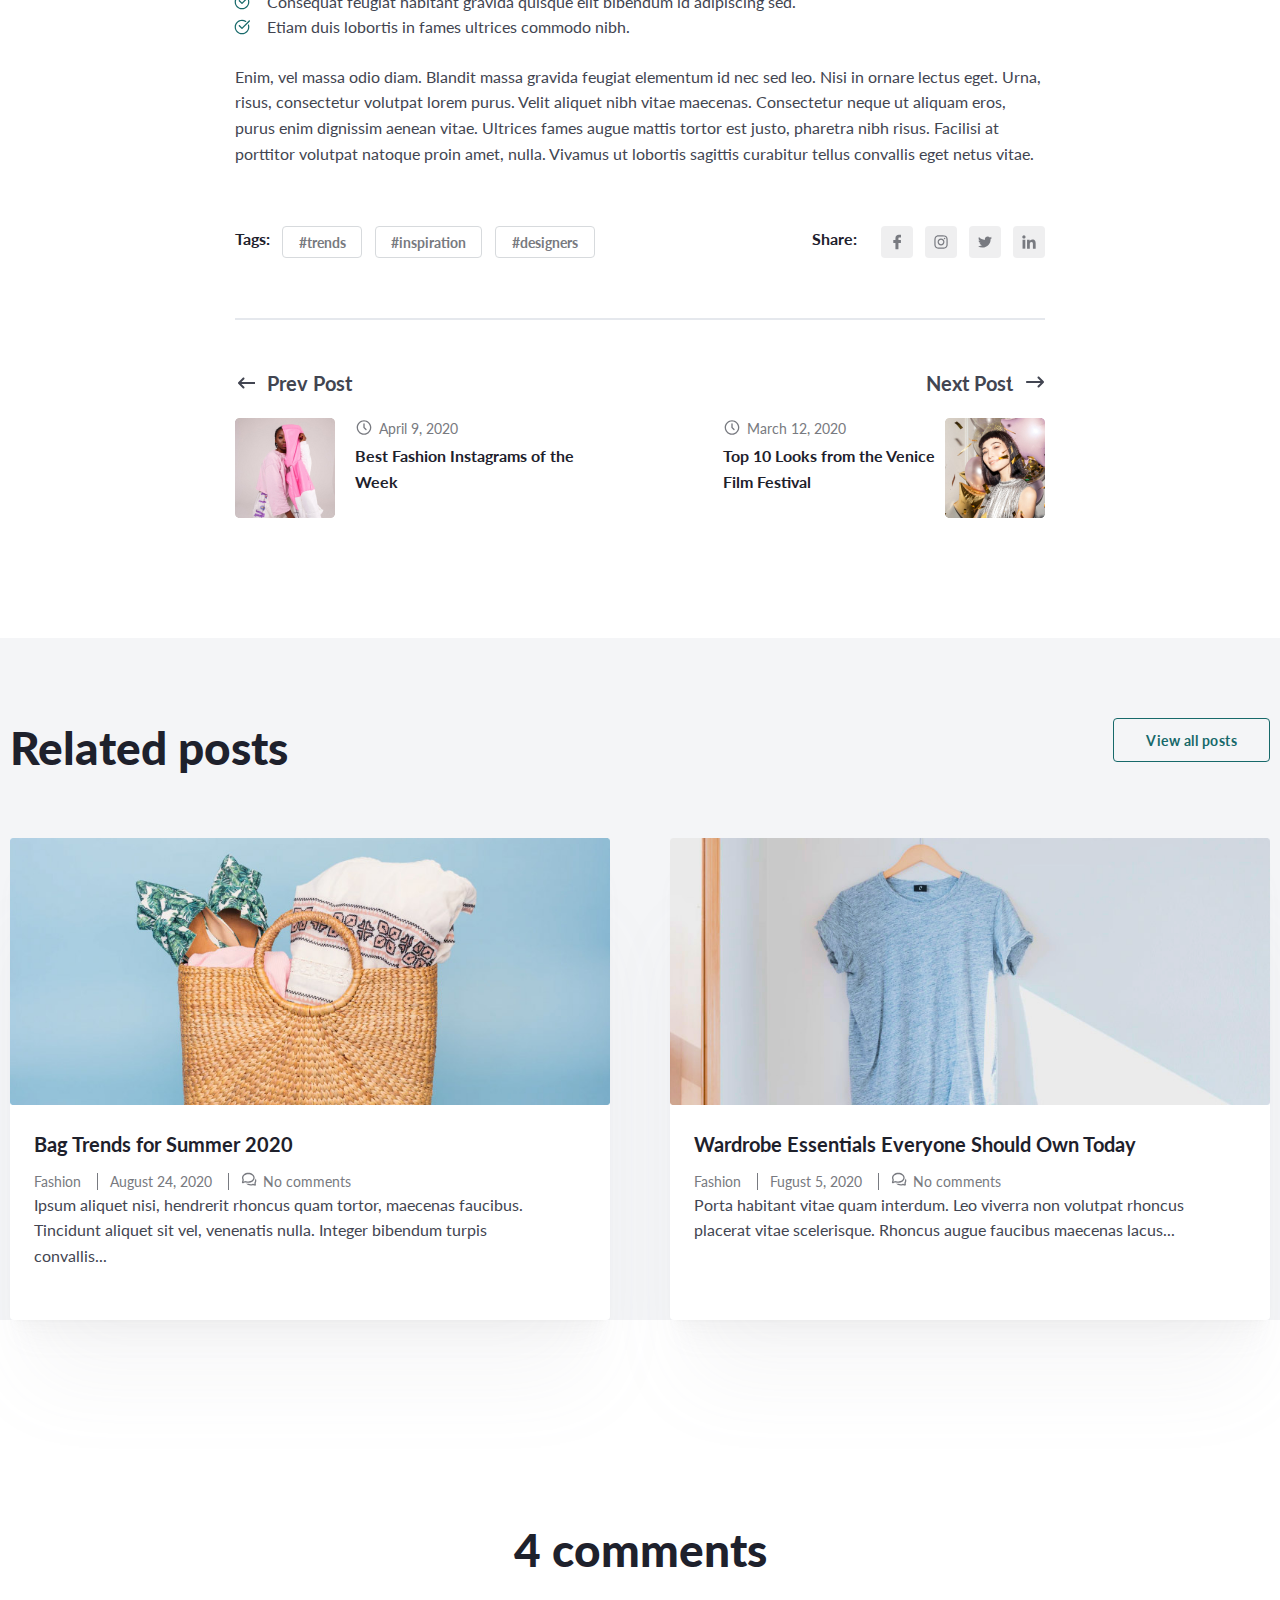
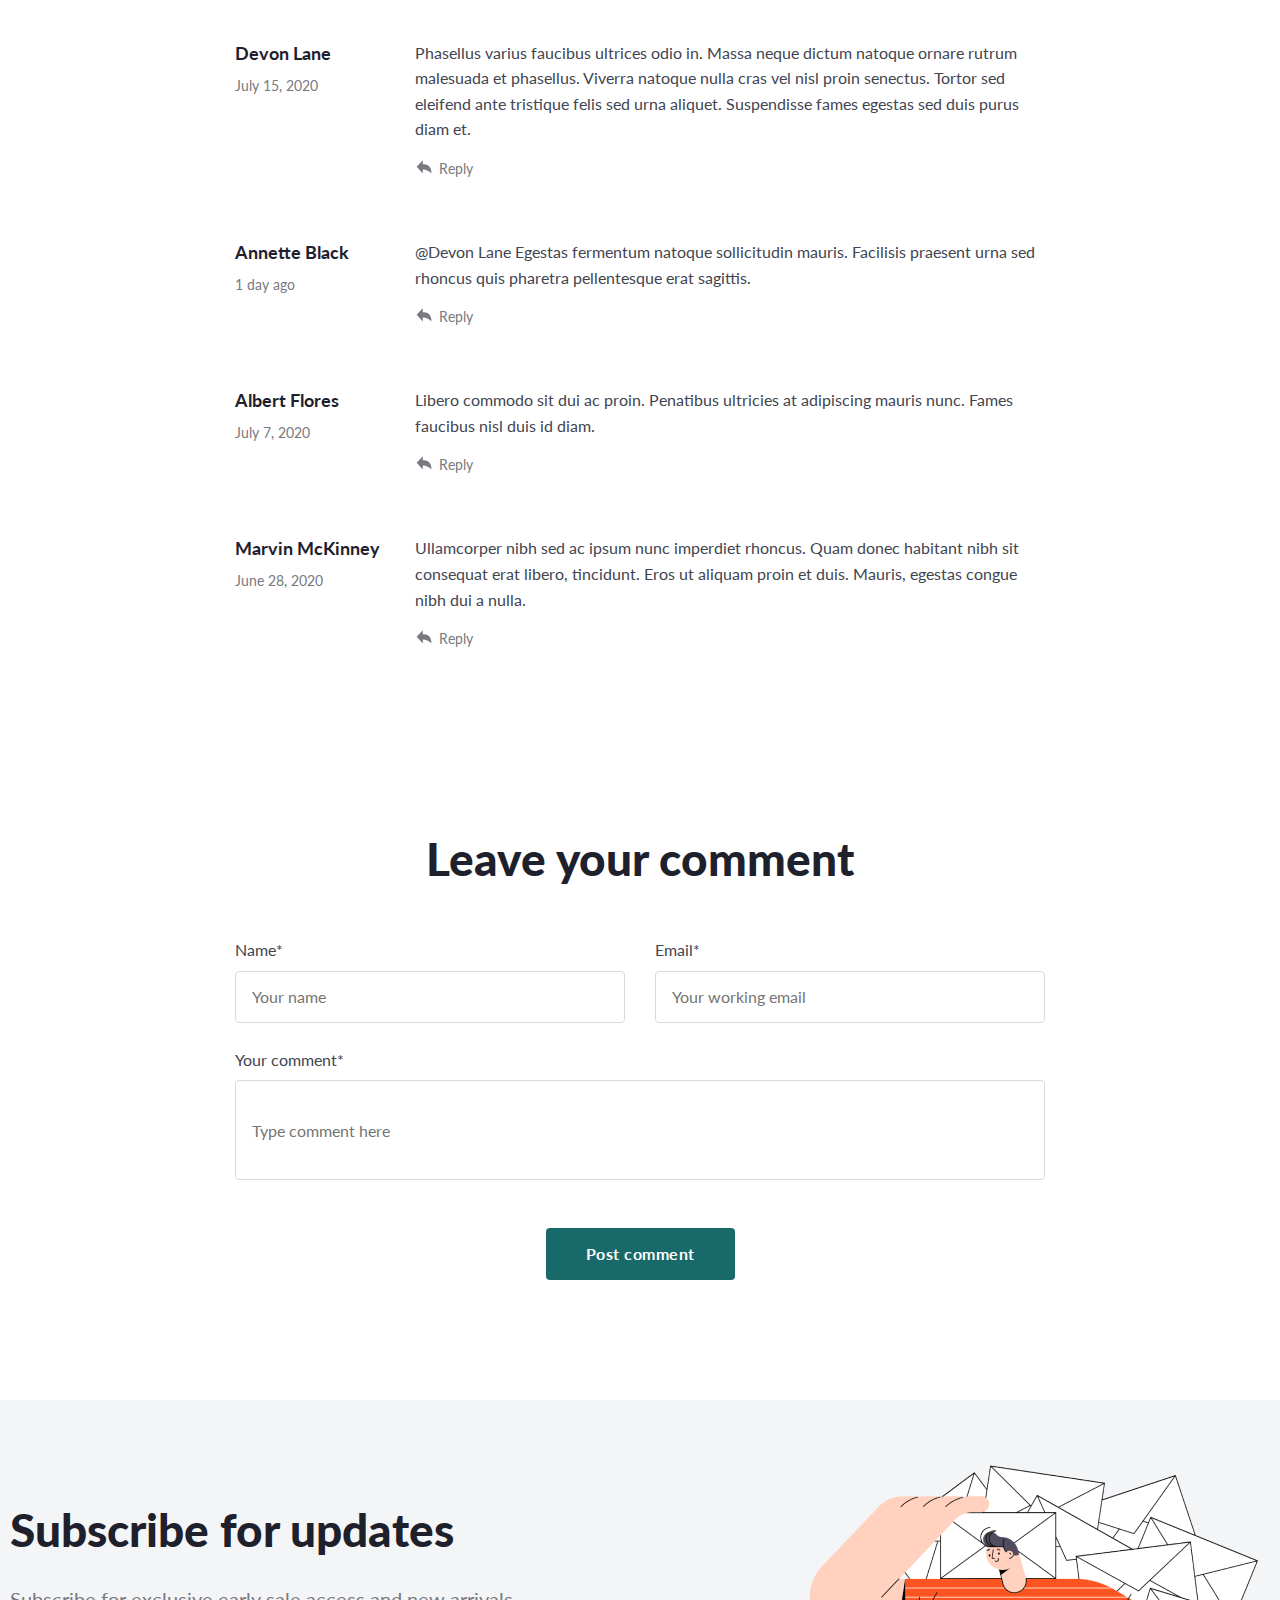
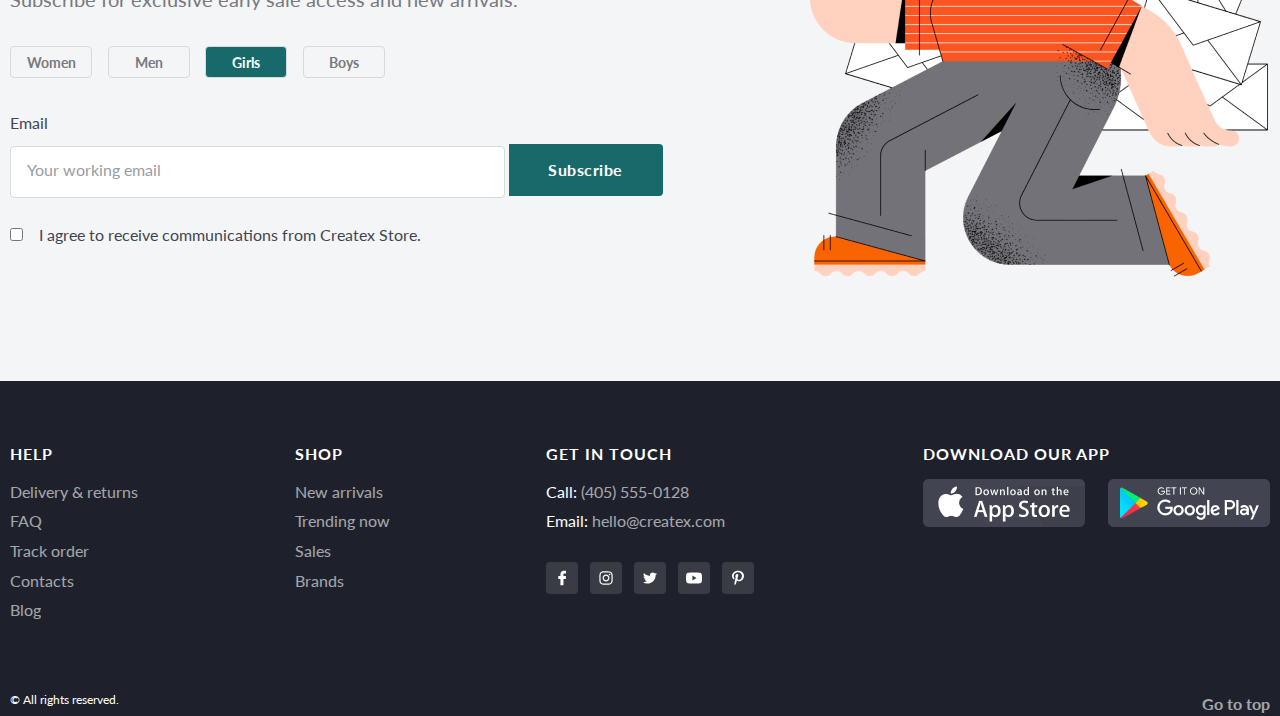
<file: html/blog/blog-hottest-sneakers.html>
<!DOCTYPE html>
<html lang="en">
<head>
    <meta charset="UTF-8">
    <meta http-equiv="X-UA-Compatible" content="IE=edge">
    <meta name="viewport" content="width=device-width, initial-scale=1.0">
    <title>CREATEX-SHOP</title>
    <link rel="stylesheet" href="../../scss/styles.css">
    <link rel="preconnect" href="https://fonts.googleapis.com">
    <link rel="preconnect" href="https://fonts.gstatic.com" crossorigin>
    <link href="https://fonts.googleapis.com/css2?family=Lato:wght@400;700;900&family=Ubuntu:wght@700&display=swap"
        rel="stylesheet">
</head>
<body>
    <header class="header">
        <nav class="header-nav">
            <div class="wrapper">
                <div class="header-nav-flex">
                    <div class="header-nav-tel">
                        <span class="header-nav-tel__info">
                            Available 24/7 at
                        </span>
                        <a href="tel:(405) 555-0128" class="header-nav-tel__link">(405) 555-0128</a>
                    </div>
                    <div class="header-nav-menu">
                        <ul class="header-nav-menu__links">
                            <li class="header-nav-menu__item">
                                <a href="#!" class="header-nav-menu__link">
                                    Delivery & returns
                                </a>
                            </li>
                            <li class="header-nav-menu__item">
                                <a href="#!" class="header-nav-menu__link">
                                    Track order
                                </a>
                            </li>
                            <li class="header-nav-menu__item">
                                <a href="blog.html" class="header-nav-menu__link">
                                    Blog
                                </a>
                            </li>
                            <li class="header-nav-menu__item">
                                <a href="../contacts/contacts.html" class="header-nav-menu__link">
                                    Contacts
                                </a>
                            </li>
                        </ul>
                    </div>
                    <div class="header-nav-language">
                        <img src="../.././img/icons/navbar-flag-usa.svg" alt="flag-usa" class="header-nav-language__flag">
                        <select id="select-language">
                            <option value="ENG">Eng / $</option>
                            <option value="RUS">Rus / ₽</option>
                            <option value="DE">DE / €</option>
                        </select>
                    </div>
                    <div class="header-nav-account">
                        <img src="../.././img/icons/navbar-profile.svg" alt="profile">
                        <a href="#!" class="header-nav-account__log-in">Log in /</a>
                        <a href="#!" class="header-nav-account__registration">Register</a>
                    </div>
                </div>
            </div>
        </nav>
        <div class="main-menu">
            <div class="wrapper">
                <div class="main-menu-wrapper">
                    <div class="main-menu-logo">
                        <a href="../../../index.html" class="main-menu-logo__link">
                            <img src="../../../img/main-menu-logo.png" alt="logo">
                        </a>
                    </div>
                    <div class="main-menu-type-clothes">
                        <ul class="main-menu-type-clothes__links">
                            <li class="main-menu-type-clothes__item">
                                <button href="#!"
                                    class="main-menu-type-clothes__link main-menu-type-clothes-women">Women</button>
                            </li>
                            <li class="main-menu-type-clothes__item">
                                <button href="#!" class="main-menu-type-clothes__link main-menu-type-clothes-men">Men</button>
                            </li>
                            <li class="main-menu-type-clothes__item">
                                <button href="#!"
                                    class="main-menu-type-clothes__link main-menu-type-clothes-girls">Girls</button>
                            </li>
                            <li class="main-menu-type-clothes__item">
                                <button href="#!" class="main-menu-type-clothes__link main-menu-type-clothes-boys">Boys</button>
                            </li>
                            <li class="main-menu-type-clothes__item">
                                <button href="#!"
                                    class="main-menu-type-clothes__link main-menu-type-clothes__link--active">Sale</button>
                            </li>
                        </ul>
                    </div>
                    <form action="" class="main-manu-search">
                        <input type="text" class="main-manu-search__input" placeholder="Search for products...">
                    </form>
                    <div class="main-menu-shop">
                        <img src="../../../img/icons/main-menu-like.svg" alt="like" class="main-menu-shop__like">
                        <div class="main-menu-shop__ico">|</div>
                        <img src="../../../img/icons/main-manu-basket.svg" alt="backet" class="main-menu-shop__basket">
                    </div>
                </div>
                <div class="mega-menu-wrapper">
                    <div class="mega-menu">
                        <div class="mega-menu-item">
                            <a href="#!" class="mega-menu-item__link">
                                New collection
                            </a>
                            <a href="#!" class="mega-menu-item__link">
                                Best Sellers
                            </a>
                            <a href="#!" class="mega-menu-item__link">
                                Plus Size
                            </a>
                            <a href="#!" class="mega-menu-item__link main-menu-type-clothes__link--active">
                                Sale up to 70%
                            </a>
                        </div>
                        <div class="mega-menu-item">
                            <a href="../for-womens/clothes/clothes.html" class="mega-menu-item__title">
                                CLOTHES
                            </a>
                            <a href="#!" class="mega-menu-item__link">
                                Coats
                            </a>
                            <a href="#!" class="mega-menu-item__link">
                                Jackets
                            </a>
                            <a href="#!" class="mega-menu-item__link">
                                Suits
                            </a>
                            <a href="#!" class="mega-menu-item__link">
                                Dresses
                            </a>
                            <a href="#!" class="mega-menu-item__link">
                                Cardigans & sweaters
                            </a>
                            <a href="#!" class="mega-menu-item__link">
                                Sweatshirts & hoodies
                            </a>
                            <a href="#!" class="mega-menu-item__link">
                                T-shirts & tops
                            </a>
                            <a href="#!" class="mega-menu-item__link">
                                Pants
                            </a>
                            <a href="#!" class="mega-menu-item__link">
                                Jeans
                            </a>
                            <a href="#!" class="mega-menu-item__link">
                                Shorts
                            </a>
                            <a href="#!" class="mega-menu-item__link">
                                Skirts
                            </a>
                            <a href="#!" class="mega-menu-item__link">
                                Lingerie & nightwear
                            </a>
                            <a href="#!" class="mega-menu-item__link">
                                Sportswear
                            </a>
                            <a href="#!#!" class="mega-menu-item__link">
                                Swimwear
                            </a>
                        </div>
                        <div class="mega-menu-item">
                            <a href="#!" class="mega-menu-item__title">
                                SHOES
                            </a>
                            <a href="#!" class="mega-menu-item__link">
                                Boots
                            </a>
                            <a href="#!" class="mega-menu-item__link">
                                Flat shoes
                            </a>
                            <a href="#!" class="mega-menu-item__link">
                                Heels
                            </a>
                            <a href="#!" class="mega-menu-item__link">
                                Sandals
                            </a>
                            <a href="#!" class="mega-menu-item__link">
                                Mules
                            </a>
                            <a href="#!" class="mega-menu-item__link">
                                Sliders
                            </a>
                            <a href="#!" class="mega-menu-item__link">
                                Slippers
                            </a>
                            <a href="#!" class="mega-menu-item__link">
                                Sneakers
                            </a>
                            <a href="#!" class="mega-menu-item__link">
                                Leather
                            </a>
                        </div>
                        <div class="mega-menu-item">
                            <a href="#!" class="mega-menu-item__title">
                                ACCESSORIES
                            </a>
                            <a href="#!" class="mega-menu-item__link">
                                Bags & bagpacks
                            </a>
                            <a href="#!" class="mega-menu-item__link">
                                Hats & scarves
                            </a>
                            <a href="#!" class="mega-menu-item__link">
                                Hair accessories
                            </a>
                            <a href="#!" class="mega-menu-item__link">
                                Belts
                            </a>
                            <a href="#!" class="mega-menu-item__link">
                                Jewellery
                            </a>
                            <a href="#!" class="mega-menu-item__link">
                                Watches
                            </a>
                            <a href="#!" class="mega-menu-item__link">
                                Sunglasses
                            </a>
                            <a href="#!" class="mega-menu-item__link">
                                Purses
                            </a>
                            <a href="#!" class="mega-menu-item__link">
                                Gloves
                            </a>
                            <a href="#!" class="mega-menu-item__link">
                                Socks & tights
                            </a>
                        </div>
                        <div class="mega-menu-item">
                            <img src="../../../img/mega-menu-kid.png" alt="mega-menu-kid">
                            <h3 class="mega-menu-item__offer-title">
                                Back to school. Sale up to 50%
                            </h3>
                            <a href="#!" class="mega-menu-item__offer-link">
                                See offers
                            </a>
                        </div>
                    </div>
                </div>
            </div>
        </div>
        <div class="menu-sales">
            <div class="wrapper">
                <div class="menu-sales-info">
                    <span class="menu-sales-info__text">Up to 70% Off.</span>
                    <a href="#!" class="menu-sales-info__link">Shop our latest sale styles</a>
                </div>
            </div>
        </div>
        <div class="breadcrumb">
            <div class="wrapper">
                <div class="breadcrumb__wrapper">
                    <a href="index.html" class="breadcrumb__icon-link">
                        <img src="../../img/icons/home.svg" alt="home.svg">
                    </a>
                    <img src="../../img/icons/breadcrubm-right-chevron.svg" alt="breadcrubm-right-chevron"
                        class="breadcrumb__icon-next">
    
                    <a href="blog.html" class="breadcrumb__current-link">
                        Fashion blog
                    </a>
                    <img src="../../img/icons/breadcrubm-right-chevron.svg" alt="breadcrubm-right-chevron" class="breadcrumb__current-icon-hottest-sneakers">
                    <a href="blog-hottest-sneakers.html" class="breadcrumb__current-link breadcrumb__current-link-hottest-sneakers">
                        Top 10 of This Season’s Hottest Sneakers
                    </a>
                </div>
            </div>
        </div>
    </header>
    <main class="main">
        <section class="blog-info">
            <div class="small-wrapper">
                <h1 class="blog-info__title">
                    Top 10 of This Season’s Hottest Sneakers
                </h1>
                <div class="blog-info-wrapper">
                    <div class="blog-info-wrapper-item">
                        <span class="blog-info-wrapper-item__category">
                            Lifestyle
                        </span>
                        <span class="blog-info-wrapper-item__data">
                            July 16, 2020
                        </span>
                        <span class="blog-info-wrapper-item__comments">
                            4 comments
                        </span>
                    </div>
                    <div class="blog-info-wrapper-item">
                        <ul class="blog-info-wrapper-item__list">
                            <li class="blog-info-wrapper-item__list-item">
                                <a href="https://www.facebook.com/" class="blog-info-wrapper-item__link" target="_blank">
                                    <img src="../../img/icons/facebook-gray-link.svg" alt="facebook-gray-link">
                                </a>
                            </li>
                            <li class="blog-info-wrapper-item__list-item">
                                <a href="https://www.instagram.com/" class="blog-info-wrapper-item__link" target="_blank">
                                    <img src="../../img/icons/instagram-gray-link.svg" alt="instagram-gray-link">
                                </a>
                            </li>
                            <li class="blog-info-wrapper-item__list-item">
                                <a href="https://www.twiiter.com/" class="blog-info-wrapper-item__link" target="_blank">
                                    <img src="../../img/icons/twitter-hover-link.svg" alt="twitter-hover-link">
                                </a>
                            </li>
                            <li class="blog-info-wrapper-item__list-item">
                                <a href="https://www.linkedin.com/" class="blog-info-wrapper-item__link" target="_blank">
                                    <img src="../../img/icons/linkedin-gray-link.svg" alt="linkedin-gray-link">
                                </a>
                            </li>
                        </ul>
                    </div>
                </div>
                    <hr class="blog-info-wrapper-item__divider">
                <img src="../.././img/blog-hottest-sneakers-main-img.png" alt="blog-hottest-sneakers-main-img" class="blog-info__img">
                <p class="blog-info__paragpaph-1">
                    Vulputate vitae pellentesque scelerisque luctus consequat mattis pellentesque dui odio. Interdum aenean sit malesuada
                    ornare sed gravida rhoncus, congue. Purus auctor nullam diam quis est hendrerit ac euismod.
                </p>
                <p class="blog-info__paragpaph-2">
                    At facilisi sapien posuere eget nunc senectus proin nullam. Tortor senectus in et sagittis, vitae diam cras dignissim.
                    Varius adipiscing eget diam nisi. Orci, consectetur vulputate metus ornare pharetra, neque, fermentum. Vel nec rhoncus,
                    non nunc, neque in massa. Feugiat leo nam nisl lacinia amet, odio. Mi varius viverra risus vel.
                </p>
                <p class="blog-info__paragpaph-3">
                    Amet, morbi sed pharetra, elit eget mi potenti. Condimentum orci interdum feugiat lectus libero duis. Nisl massa,
                    elementum varius sit. Nunc felis, porttitor aliquam urna, accumsan et sed. Aliquet non sed duis diam vehicula rhoncus.
                    In dictum nullam tincidunt semper pellentesque purus morbi sed. Ut aliquet velit pharetra, nisi nunc, non.
                </p>
                <div class="blog-info__paragraph-with-icon">
                    <p class="blog-info__paragpaph-4">
                        Lorem ipsum dolor sit amet, consectetur adipiscing elit. Justo, amet lectus quam viverra mus lobortis fermentum amet,
                        eu. Pulvinar eu sed purus facilisi. Vitae id turpis tempus ornare turpis quis non. Congue tortor in tot euismod
                        vulputate etiam eros. Vel accumsan at elit neque, ipsum.
                    </p>
                </div>
                <p class="blog-info__paragpaph-ul">
                    Mauris amet arcu nisl vel dictum tellus. Sed rhoncus, ut sed id ut erat mattis. Vitae mus blandit in neque amet non
                    fringilla blandit:
                </p>
                <ul class="blog-info-list">
                    <li class="blog-info-list__link">
                        A fermentum in morbi pretium aliquam adipiscing donec tempus.
                    </li>
                    <li class="blog-info-list__link">
                        Vulputate placerat amet pulvinar lorem nisl.
                    </li>
                    <li class="blog-info-list__link">
                        Consequat feugiat habitant gravida quisque elit bibendum id adipiscing sed.
                    </li>
                    <li class="blog-info-list__link">
                        Etiam duis lobortis in fames ultrices commodo nibh.
                    </li>
                </ul>
                <p class="blog-info__paragpaph-5">
                    Enim, vel massa odio diam. Blandit massa gravida feugiat elementum id nec sed leo. Nisi in ornare lectus eget. Urna,
                    risus, consectetur volutpat lorem purus. Velit aliquet nibh vitae maecenas. Consectetur neque ut aliquam eros, purus
                    enim dignissim aenean vitae. Ultrices fames augue mattis tortor est justo, pharetra nibh risus. Facilisi at porttitor
                    volutpat natoque proin amet, nulla. Vivamus ut lobortis sagittis curabitur tellus convallis eget netus vitae.
                </p>
                <div class="blog-info-links">
                    <div class="blog-info-links-item">
                        <span class="blog-info-links-item__tags-text">
                            Tags:
                        </span>
                        <button class="fashion-blog-item-tags-wrapper__button fashion-blog-item-tags-wrapper__button--trends">
                            #trends
                        </button>
                        <button class="fashion-blog-item-tags-wrapper__button fashion-blog-item-tags-wrapper__button--inspiration">
                            #inspiration
                        </button>
                        <button class="fashion-blog-item-tags-wrapper__button fashion-blog-item-tags-wrapper__button--designers">
                            #designers
                        </button>
                    </div>
                    <div class="blog-info-links-item">
                        <span class="blog-info-links-item__share-text">
                            Share:  
                        </span>
                    <ul class="blog-info-wrapper-item__list">
                        <li class="blog-info-wrapper-item__list-item">
                            <a href="https://www.facebook.com/" class="blog-info-wrapper-item__link" target="_blank">
                                <img src="../../img/icons/facebook-gray-link.svg" alt="facebook-gray-link">
                            </a>
                        </li>
                        <li class="blog-info-wrapper-item__list-item">
                            <a href="https://www.instagram.com/" class="blog-info-wrapper-item__link" target="_blank">
                                <img src="../../img/icons/instagram-gray-link.svg" alt="instagram-gray-link">
                            </a>
                        </li>
                        <li class="blog-info-wrapper-item__list-item">
                            <a href="https://www.twiiter.com/" class="blog-info-wrapper-item__link" target="_blank">
                                <img src="../../img/icons/twitter-gray-link.svg" alt="twitter-gray-link">
                            </a>
                        </li>
                        <li class="blog-info-wrapper-item__list-item">
                            <a href="https://www.linkedin.com/" class="blog-info-wrapper-item__link" target="_blank">
                                <img src="../../img/icons/linkedin-gray-link.svg" alt="linkedin-gray-link">
                            </a>
                        </li>
                    </ul>
                    </div>
                </div>
                <hr class="blog-info-wrapper-item__divider">
                <div class="blog-info-other-posts">
                    <div class="blog-info-other-posts-item">
                        <a href="#!" class="blog-info-other-posts-item__left-link">
                            Prev Post
                        </a>
                        <div class="blog-info-other-posts-item__wrapper">
                            <div class="blog-info-other-posts-items__wrapper-item">
                                <img src="../../img/blog-best-fashion-instagrams-small.png" alt="blog-best-fashion-instagrams-small">
                            </div>
                            <div class="blog-info-other-posts-item__wrapper-item-left">
                                <p class="blog-info-other-posts-item__wrapper-item-data">
                                    April 9, 2020
                                </p>
                                <h3 class="blog-info-other-posts-item__wrapper-item-title">
                                    Best Fashion Instagrams of the Week
                                </h3>
                            </div>
                        </div>
                    </div>
                    <div class="blog-info-other-posts-item">
                        <a href="#!" class="blog-info-other-posts-item__right-link">
                            Next Post
                        </a>
                        <div class="blog-info-other-posts-item__wrapper">
                            <div class="blog-info-other-posts-item__wrapper-item-right">
                                <p class="blog-info-other-posts-item__wrapper-item-data">
                                    March 12, 2020
                                </p>
                                <h3 class="blog-info-other-posts-item__wrapper-item-title">
                                    Top 10 Looks from the Venice Film Festival
                                </h3>
                            </div>
                            <div class="blog-info-other-posts-item__wrapper-item">
                                <img src="../../img/blog-top-10-looks-venice-small.png" alt="blog-top-10-looks-venice-small">
                            </div>
                        </div>
                    </div>
                </div>
            </div>
        </section>
        <section class="related-posts">
            <div class="wrapper">
                <div class="related-posts-top-wrapper">
                    <div class="related-posts-top-wrapper-item">
                        <h2 class="related-posts-top-wrapper-item__title">
                            Related posts
                        </h2>
                    </div>
                    <div class="related-posts-top-wrapper-item">
                        <a href="#!" class="related-posts-top-wrapper-item__link">
                            View all posts
                        </a>
                    </div>
                </div>
                <div class="related-posts-wrapper">
                    <div class="related-posts-wrapper-item">
                        <img class="related-posts-wrapper-item__img" src="../../img/faschion-blog-basket.png" alt="faschion-blog-basket">
                        <h3 class="related-posts-wrapper-item__title">
                            Bag Trends for Summer 2020
                        </h3>
                        <span class="fashion-blog-info-block__category related-posts-wrapper-item__category">
                            Fashion
                        </span>
                        <span class="fashion-blog-info-block__data">
                            August 24, 2020
                        </span>
                        <span class="fashion-blog-info-block__comments">
                            No comments
                        </span>
                        <p class="related-posts-wrapper-item__text">
                            Ipsum aliquet nisi, hendrerit rhoncus quam tortor, maecenas faucibus. Tincidunt aliquet sit vel, venenatis nulla.
                            Integer bibendum turpis convallis...
                        </p>
                    </div>
                    <div class="related-posts-wrapper-item">
                    <img class="related-posts-wrapper-item__img" src="../../img/faschion-blog-t-shirt.png" alt="faschion-blog-t-shirt">
                    <h3 class="related-posts-wrapper-item__title">
                        Wardrobe Essentials Everyone Should Own Today
                    </h3>
                    <span class="fashion-blog-info-block__category related-posts-wrapper-item__category">
                        Fashion
                    </span>
                    <span class="fashion-blog-info-block__data">
                        Fugust 5, 2020
                    </span>
                    <span class="fashion-blog-info-block__comments">
                        No comments
                    </span>
                    <p class="related-posts-wrapper-item__text">
                        Porta habitant vitae quam interdum. Leo viverra non volutpat rhoncus placerat vitae scelerisque. Rhoncus augue faucibus
                        maecenas lacus...
                    </p>
                    </div>
                </div>
            </div>
        </section>
        <section class="comments">
            <div class="small-wrapper">
                <h2 class="comments__title">
                    4 comments
                </h2>
                <div class="comments-wrapper">
                    <div class="comments-wrapper-item">
                        <h4 class="comments-wrapper-item__name">
                            Devon Lane
                        </h4>
                        <p class="comments-wrapper-item__date-of-publication">
                            July 15, 2020
                        </p>
                    </div>
                    <div class="comments-wrapper-item">
                        <p class="comments-wrapper-item__comment">
                            Phasellus varius faucibus ultrices odio in. Massa neque dictum natoque ornare rutrum malesuada et phasellus. Viverra
                            natoque nulla cras vel nisl proin senectus. Tortor sed eleifend ante tristique felis sed urna aliquet. Suspendisse fames
                            egestas sed duis purus diam et.
                        </p>
                        <button class="comments-wrapper-item__reply">
                            Reply
                        </button>
                    </div>
                </div>
                <div class="comments-wrapper">
                    <div class="comments-wrapper-item">
                        <h4 class="comments-wrapper-item__name">
                            Annette Black
                        </h4>
                        <p class="comments-wrapper-item__date-of-publication">
                            1 day ago
                        </p>
                    </div>
                    <div class="comments-wrapper-item">
                        <p class="comments-wrapper-item__comment">
                            @Devon Lane Egestas fermentum natoque sollicitudin mauris. Facilisis praesent urna sed rhoncus quis pharetra
                            pellentesque erat sagittis.
                        </p>
                        <button class="comments-wrapper-item__reply">
                            Reply
                        </button>
                    </div>
                </div>
                <div class="comments-wrapper">
                    <div class="comments-wrapper-item">
                        <h4 class="comments-wrapper-item__name">
                            Albert Flores
                        </h4>
                        <p class="comments-wrapper-item__date-of-publication">
                            July 7, 2020
                        </p>
                    </div>
                    <div class="comments-wrapper-item">
                        <p class="comments-wrapper-item__comment">
                            Libero commodo sit dui ac proin. Penatibus ultricies at adipiscing mauris nunc. Fames faucibus nisl duis id diam.
                        </p>
                        <button class="comments-wrapper-item__reply">
                            Reply
                        </button>    
                    </div>
                </div>
                <div class="comments-wrapper">
                    <div class="comments-wrapper-item">
                        <h4 class="comments-wrapper-item__name">
                            Marvin McKinney
                        </h4>
                        <p class="comments-wrapper-item__date-of-publication">
                            June 28, 2020
                        </p>
                    </div>
                    <div class="comments-wrapper-item">
                        <p class="comments-wrapper-item__comment">
                            Ullamcorper nibh sed ac ipsum nunc imperdiet rhoncus. Quam donec habitant nibh sit consequat erat libero, tincidunt.
                            Eros ut aliquam proin et duis. Mauris, egestas congue nibh dui a nulla.
                        </p>
                        <button class="comments-wrapper-item__reply">
                            Reply
                        </button>
                    </div>
                </div>
                <h3 class="comments-title-new-comment">
                    Leave your comment
                </h3>
                    <form action="" class="comments-form">
                        <div class="comments-form__wrapper">
                            <div class="comments-form__wrapper-item">
                                <label for="" class="comments-form__wrapper-label">
                                    Name*
                                </label>
                                <input type="text" class="comments-form__wrapper-input" placeholder="Your name" required>
                            </div>
                            <div class="comments__form-wrapper-item">
                                <label for="" class="comments-form__wrapper-label">
                                    Email*
                                </label>
                                <input type="text" class="comments-form__wrapper-input" placeholder="Your working email" required>
                            </div>
                        </div>
                        <label for="" class="comments-form__label-comment">
                            Your comment*
                        </label>
                        <input type="text" class="comments-form__input-comment" placeholder="Type comment here" required>

                        <button class="comments-form__button">
                            Post comment
                        </button>
                    </form>
            </div>
        </section>

        <section class="subscribe subscribe-sneakers">
            <div class="wrapper">
                <div class="subscribe-wrapper">
                    <div class="subscribe-wrapper-item">
                        <h2 class="subscribe-wrapper-item__title">
                            Subscribe for updates
                        </h2>
                        <p class="subscribe-wrapper-item__text">
                            Subscribe for exclusive early sale access and new arrivals.
                        </p>
                        <button class="subscribe-wrapper-item__button">
                            Women
                        </button>
                        <button class="subscribe-wrapper-item__button">
                            Men
                        </button>
                        <button class="subscribe-wrapper-item__button subscribe-wrapper-item__button--active">
                            Girls
                        </button>
                        <button class="subscribe-wrapper-item__button">
                            Boys
                        </button>
                        <form action="" class="subscribe-wrapper-item__form">
                            <label for="" class="subscribe-wrapper-item__label">
                                Email
                            </label>
                            <input type="text" class="subscribe-wrapper-item__input" placeholder="Your working email">
                            <button class="subscribe-wrapper-item__form-button">
                                Subscribe
                            </button>
                            <div class="subscribe-wrapper-item__wrapper-checkbox">
                                <input type="checkbox" class="subscribe-wrapper-item__checkbox">
                                <label for="" class="subscribe-wrapper-item__label-checkbox">
                                    I agree to receive communications from Createx Store.
                                </label>
                            </div>
                        </form>
                    </div>
                    <div class="subscribe-wrapper-item">
                        <img src="../../img/subscribe-right.png" alt="subscribe-right" class="subscribe-wrapper-item__image">
                    </div>
                </div>
            </div>
        </section>
    </main>
    <footer class="footer">
        <div class="wrapper">
            <div class="footer-wrapper">
                <div class="footer-wrapper-item">
                    <h3 class="footer-wrapper-item__title">
                        HELP
                    </h3>
                    <ul class="footer-wrapper-item__list">
                        <li class="footer-wrapper-item__list-item">
                            <a href="#!" class="footer-wrapper-item__list-link">
                                Delivery & returns
                            </a>
                        </li>
                        <li class="footer-wrapper-item__list-item">
                            <a href="#!" class="footer-wrapper-item__list-link">
                                FAQ
                            </a>
                        </li>
                        <li class="footer-wrapper-item__list-item">
                            <a href="#!" class="footer-wrapper-item__list-link">
                                Track order
                            </a>
                        </li>
                        <li class="footer-wrapper-item__list-item">
                            <a href="#!" class="footer-wrapper-item__list-link">
                                Contacts
                            </a>
                        </li>
                        <li class="footer-wrapper-item__list-item">
                            <a href="#!" class="footer-wrapper-item__list-link">
                                Blog
                            </a>
                        </li>
                    </ul>
                </div>
                <div class="footer-wrapper-item">
                    <h3 class="footer-wrapper-item__title">
                        Shop
                    </h3>
                    <ul class="footer-wrapper-item__list">
                        <li class="footer-wrapper-item__list-item">
                            <a href="#!" class="footer-wrapper-item__list-link">
                                New arrivals
                            </a>
                        </li>
                        <li class="footer-wrapper-item__list-item">
                            <a href="#!" class="footer-wrapper-item__list-link">
                                Trending now
                            </a>
                        </li>
                        <li class="footer-wrapper-item__list-item">
                            <a href="#!" class="footer-wrapper-item__list-link">
                                Sales
                            </a>
                        </li>
                        <li class="footer-wrapper-item__list-item">
                            <a href="#!" class="footer-wrapper-item__list-link">
                                Brands
                            </a>
                        </li>
                    </ul>
                </div>
                <div class="footer-wrapper-item">
                    <h3 class="footer-wrapper-item__title">
                        Get in touch
                    </h3>
                    <ul class="footer-wrapper-item__list">
                        <li class="footer-wrapper-item__list-item">
                            <span class="footer-wrapper-item__list-span">
                                Call:
                            </span>
                            <a href="tel:(405) 555-0128" class="footer-wrapper-item__list-link">
                                (405) 555-0128
                            </a>
                        </li>
                        <li class="footer-wrapper-item__list-item">
                            <span class="footer-wrapper-item__list-span">
                                Email:
                            </span>
                            <a href="mailto:hello@createx.com" class="footer-wrapper-item__list-link">
                                hello@createx.com
                            </a>
                        </li>
                    </ul>
                    <ul class="footer-wrapper-item__list-socials">
                        <li class="footer-wrapper-item__list-socials-item">
                            <a href="https://www.facebook.com/" class="footer-wrapper-item__list-socials-link"
                                target="_blank">
                                <img src="../../img/icons/facebok-link.svg" alt="facebok-link">
                            </a>
                        </li>
                        <li class="footer-wrapper-item__list-socials-item">
                            <a href="https://www.instagram.com/" class="footer-wrapper-item__list-socials-link"
                                target="_blank">
                                <img src="../../img/icons/instagram-link.svg" alt="instagram-link">
                            </a>
                        </li>
                        <li class="footer-wrapper-item__list-socials-item">
                            <a href="https://www.twiiter.com/" class="footer-wrapper-item__list-socials-link"
                                target="_blank">
                                <img src="../../img/icons/twitter-link.svg" alt="twitter-link">
                            </a>
                        </li>
                        <li class="footer-wrapper-item__list-socials-item">
                            <a href="https://www.youtube.com/" class="footer-wrapper-item__list-socials-link"
                                target="_blank">
                                <img src="../../img/icons/youtube-link.svg" alt="youtube-link">
                            </a>
                        </li>
                        <li class="footer-wrapper-item__list-socials-item">
                            <a href="https://www.pinterest.com/" class="footer-wrapper-item__list-socials-link"
                                target="_blank">
                                <img src="../../img/icons/pinterest-link.svg" alt="pinterest-link">
                            </a>
                        </li>
                    </ul>
                </div>
                <div class="footer-wrapper-item">
                    <h3 class="footer-wrapper-item__title">
                        Download our app
                    </h3>
                    <div class="footer-wrapper-item__app-buttons">
                        <img src="../../img/app-store.png" alt="app-store" class="footer-wrapper-item__appstore">
                        <img src="../../img/google-play.png" alt="google-play" class="footer-wrapper-item__googleplay">
                    </div>
                </div>
            </div>
            <div class="footer-copyright">
                <span class="footer-copyright__text">
                    © All rights reserved.
                </span>
                <a href="index.html" class="footer-copyright__link">
                    Go to top
                </a>
            </div>
        </div>
    </footer>
    <script src="https://code.jquery.com/jquery-3.4.1.min.js"></script>
    <script src="../../js/main.js"></script>
    <script src="../../js/slick.min.js"></script>
</body>
</html>
</file>
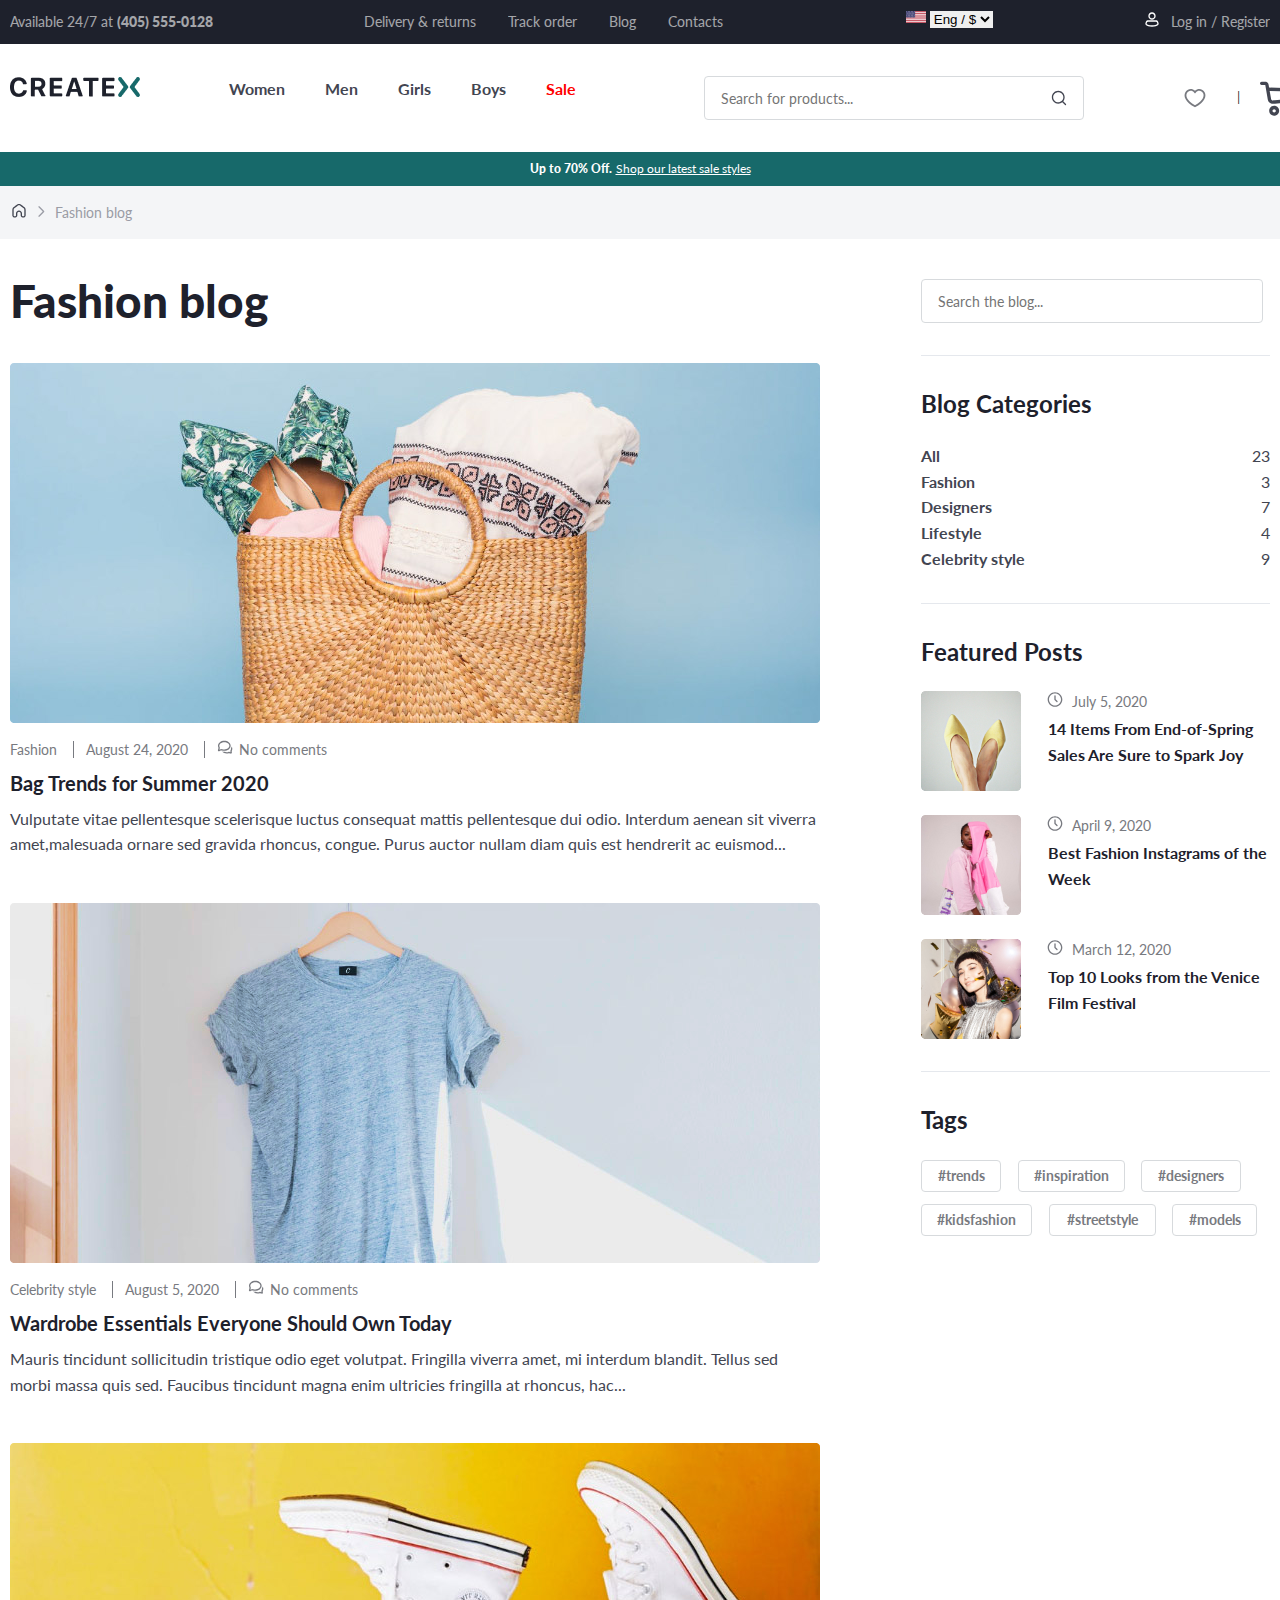
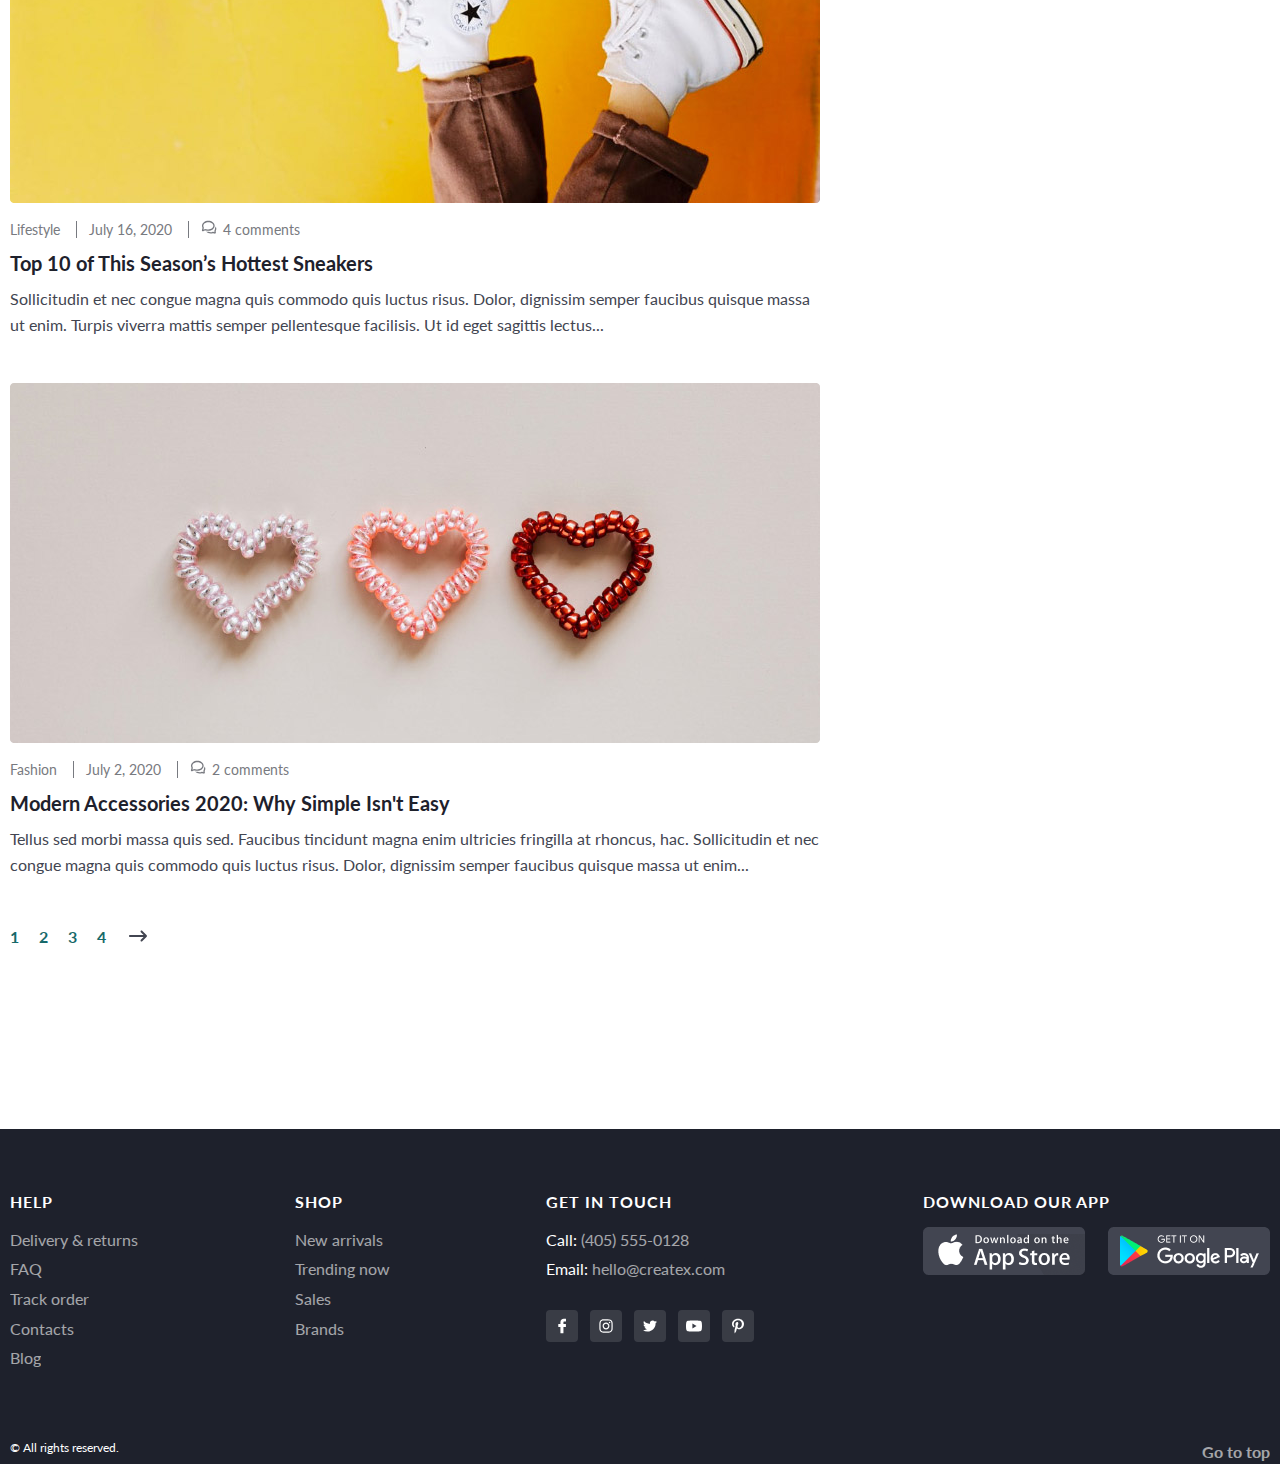
<file: html/blog/blog.html>
<!DOCTYPE html>
<html lang="en">
<head>
    <meta charset="UTF-8">
    <meta http-equiv="X-UA-Compatible" content="IE=edge">
    <meta name="viewport" content="width=device-width, initial-scale=1.0">
    <title>CREATEX-SHOP</title>
    <link rel="stylesheet" href="../.././scss/styles.css">
    <link rel="preconnect" href="https://fonts.googleapis.com">
    <link rel="preconnect" href="https://fonts.gstatic.com" crossorigin>
    <link href="https://fonts.googleapis.com/css2?family=Lato:wght@400;700;900&family=Ubuntu:wght@700&display=swap"
        rel="stylesheet">
</head>
<body>
    <header class="header">
        <nav class="header-nav">
            <div class="wrapper">
                <div class="header-nav-flex">
                    <div class="header-nav-tel">
                        <span class="header-nav-tel__info">
                            Available 24/7 at
                        </span>
                        <a href="tel:(405) 555-0128" class="header-nav-tel__link">(405) 555-0128</a>
                    </div>
                    <div class="header-nav-menu">
                        <ul class="header-nav-menu__links">
                            <li class="header-nav-menu__item">
                                <a href="#!" class="header-nav-menu__link">
                                    Delivery & returns
                                </a>
                            </li>
                            <li class="header-nav-menu__item">
                                <a href="#!" class="header-nav-menu__link">
                                    Track order
                                </a>
                            </li>
                            <li class="header-nav-menu__item">
                                <a href="blog.html" class="header-nav-menu__link">
                                    Blog
                                </a>
                            </li>
                            <li class="header-nav-menu__item">
                                <a href="../contacts/contacts.html" class="header-nav-menu__link">
                                    Contacts
                                </a>
                            </li>
                        </ul>
                    </div>
                    <div class="header-nav-language">
                        <img src="../.././img/icons/navbar-flag-usa.svg" alt="flag-usa" class="header-nav-language__flag">
                        <select id="select-language">
                            <option value="ENG">Eng / $</option>
                            <option value="RUS">Rus / ₽</option>
                            <option value="DE">DE / €</option>
                        </select>
                    </div>
                    <div class="header-nav-account">
                        <img src="../.././img/icons/navbar-profile.svg" alt="profile">
                        <a href="#!" class="header-nav-account__log-in">Log in /</a>
                        <a href="#!" class="header-nav-account__registration">Register</a>
                    </div>
                </div>
            </div>
        </nav>
    <div class="main-menu">
        <div class="wrapper">
            <div class="main-menu-wrapper">
                <div class="main-menu-logo">
                    <a href="../../../index.html" class="main-menu-logo__link">
                        <img src="../../../img/main-menu-logo.png" alt="logo">
                    </a>
                </div>
                <div class="main-menu-type-clothes">
                    <ul class="main-menu-type-clothes__links">
                        <li class="main-menu-type-clothes__item">
                            <button href="#!"
                                class="main-menu-type-clothes__link main-menu-type-clothes-women">Women</button>
                        </li>
                        <li class="main-menu-type-clothes__item">
                            <button href="#!" class="main-menu-type-clothes__link main-menu-type-clothes-men">Men</button>
                        </li>
                        <li class="main-menu-type-clothes__item">
                            <button href="#!"
                                class="main-menu-type-clothes__link main-menu-type-clothes-girls">Girls</button>
                        </li>
                        <li class="main-menu-type-clothes__item">
                            <button href="#!" class="main-menu-type-clothes__link main-menu-type-clothes-boys">Boys</button>
                        </li>
                        <li class="main-menu-type-clothes__item">
                            <button href="#!"
                                class="main-menu-type-clothes__link main-menu-type-clothes__link--active">Sale</button>
                        </li>
                    </ul>
                </div>
                <form action="" class="main-manu-search">
                    <input type="text" class="main-manu-search__input" placeholder="Search for products...">
                </form>
                <div class="main-menu-shop">
                    <img src="../../../img/icons/main-menu-like.svg" alt="like" class="main-menu-shop__like">
                    <div class="main-menu-shop__ico">|</div>
                    <img src="../../../img/icons/main-manu-basket.svg" alt="backet" class="main-menu-shop__basket">
                </div>
            </div>
            <div class="mega-menu-wrapper">
                <div class="mega-menu">
                    <div class="mega-menu-item">
                        <a href="#!" class="mega-menu-item__link">
                            New collection
                        </a>
                        <a href="#!" class="mega-menu-item__link">
                            Best Sellers
                        </a>
                        <a href="#!" class="mega-menu-item__link">
                            Plus Size
                        </a>
                        <a href="#!" class="mega-menu-item__link main-menu-type-clothes__link--active">
                            Sale up to 70%
                        </a>
                    </div>
                    <div class="mega-menu-item">
                        <a href="../for-womens/clothes/clothes.html" class="mega-menu-item__title">
                            CLOTHES
                        </a>
                        <a href="#!" class="mega-menu-item__link">
                            Coats
                        </a>
                        <a href="#!" class="mega-menu-item__link">
                            Jackets
                        </a>
                        <a href="#!" class="mega-menu-item__link">
                            Suits
                        </a>
                        <a href="#!" class="mega-menu-item__link">
                            Dresses
                        </a>
                        <a href="#!" class="mega-menu-item__link">
                            Cardigans & sweaters
                        </a>
                        <a href="#!" class="mega-menu-item__link">
                            Sweatshirts & hoodies
                        </a>
                        <a href="#!" class="mega-menu-item__link">
                            T-shirts & tops
                        </a>
                        <a href="#!" class="mega-menu-item__link">
                            Pants
                        </a>
                        <a href="#!" class="mega-menu-item__link">
                            Jeans
                        </a>
                        <a href="#!" class="mega-menu-item__link">
                            Shorts
                        </a>
                        <a href="#!" class="mega-menu-item__link">
                            Skirts
                        </a>
                        <a href="#!" class="mega-menu-item__link">
                            Lingerie & nightwear
                        </a>
                        <a href="#!" class="mega-menu-item__link">
                            Sportswear
                        </a>
                        <a href="#!#!" class="mega-menu-item__link">
                            Swimwear
                        </a>
                    </div>
                    <div class="mega-menu-item">
                        <a href="#!" class="mega-menu-item__title">
                            SHOES
                        </a>
                        <a href="#!" class="mega-menu-item__link">
                            Boots
                        </a>
                        <a href="#!" class="mega-menu-item__link">
                            Flat shoes
                        </a>
                        <a href="#!" class="mega-menu-item__link">
                            Heels
                        </a>
                        <a href="#!" class="mega-menu-item__link">
                            Sandals
                        </a>
                        <a href="#!" class="mega-menu-item__link">
                            Mules
                        </a>
                        <a href="#!" class="mega-menu-item__link">
                            Sliders
                        </a>
                        <a href="#!" class="mega-menu-item__link">
                            Slippers
                        </a>
                        <a href="#!" class="mega-menu-item__link">
                            Sneakers
                        </a>
                        <a href="#!" class="mega-menu-item__link">
                            Leather
                        </a>
                    </div>
                    <div class="mega-menu-item">
                        <a href="#!" class="mega-menu-item__title">
                            ACCESSORIES
                        </a>
                        <a href="#!" class="mega-menu-item__link">
                            Bags & bagpacks
                        </a>
                        <a href="#!" class="mega-menu-item__link">
                            Hats & scarves
                        </a>
                        <a href="#!" class="mega-menu-item__link">
                            Hair accessories
                        </a>
                        <a href="#!" class="mega-menu-item__link">
                            Belts
                        </a>
                        <a href="#!" class="mega-menu-item__link">
                            Jewellery
                        </a>
                        <a href="#!" class="mega-menu-item__link">
                            Watches
                        </a>
                        <a href="#!" class="mega-menu-item__link">
                            Sunglasses
                        </a>
                        <a href="#!" class="mega-menu-item__link">
                            Purses
                        </a>
                        <a href="#!" class="mega-menu-item__link">
                            Gloves
                        </a>
                        <a href="#!" class="mega-menu-item__link">
                            Socks & tights
                        </a>
                    </div>
                    <div class="mega-menu-item">
                        <img src="../../../img/mega-menu-kid.png" alt="mega-menu-kid">
                        <h3 class="mega-menu-item__offer-title">
                            Back to school. Sale up to 50%
                        </h3>
                        <a href="#!" class="mega-menu-item__offer-link">
                            See offers
                        </a>
                    </div>
                </div>
            </div>
        </div>
    </div>
        <div class="menu-sales">
            <div class="wrapper">
                <div class="menu-sales-info">
                    <span class="menu-sales-info__text">Up to 70% Off.</span>
                    <a href="#!" class="menu-sales-info__link">Shop our latest sale styles</a>
                </div>
            </div>
        </div>
        <div class="breadcrumb">
            <div class="wrapper">
                <div class="breadcrumb__wrapper">
                <a href="index.html" class="breadcrumb__icon-link">
                    <img src="../../img/icons/home.svg" alt="home.svg">
                </a>
                <img src="../../img/icons/breadcrubm-right-chevron.svg" alt="breadcrubm-right-chevron" class="breadcrumb__icon-next">
               
                <a href="blog.html" class="breadcrumb__current-link">
                    Fashion blog
                </a>
                </div>
            </div>
        </div>
    </header>

    <main class="main">
        <div class="wrapper">
            <div class="fashion-blog-wrapper">
                <div class="fashion-blog-item">
                    <div class="fashion-blog-info-block">
                        <h1 class="fashion-blog-info-block__main-title">
                            Fashion blog
                        </h1>
                        <img src="../../img/faschion-blog-basket.png" alt="faschion-blog-basket" class="fashion-blog-info-block__img">
                        <span class="fashion-blog-info-block__category">
                            Fashion
                        </span>
                        <span class="fashion-blog-info-block__data">
                            August 24, 2020
                        </span>
                        <span class="fashion-blog-info-block__comments">
                            No comments
                        </span>
                    </div>
                    <div class="fashion-blog-info-block">
                        <h2 class="fashion-blog-info-block__title">
                            Bag Trends for Summer 2020
                        </h2>
                        <p class="fashion-blog-info-block__text">
                            Vulputate vitae pellentesque scelerisque luctus consequat mattis pellentesque dui odio. Interdum aenean sit viverra
                            amet,malesuada ornare sed gravida rhoncus, congue. Purus auctor nullam diam quis est hendrerit ac euismod...
                        </p>
                        <img src="../../img/faschion-blog-t-shirt.png" alt="faschion-blog-t-shirt" class="fashion-blog-info-block__img">
                        <span class="fashion-blog-info-block__category">
                            Celebrity style
                        </span>
                        <span class="fashion-blog-info-block__data">
                            August 5, 2020
                        </span>
                        <span class="fashion-blog-info-block__comments">
                            No comments
                        </span>
                    </div>
                    <div class="fashion-blog-info-block">
                        <a href="blog-hottest-sneakers.html">
                            <h2 class="fashion-blog-info-block__title">
                                Wardrobe Essentials Everyone Should Own Today
                            </h2>
                        </a>
                        <p class="fashion-blog-info-block__text">
                            Mauris tincidunt sollicitudin tristique odio eget volutpat. Fringilla viverra amet, mi interdum blandit. Tellus sed
                            morbi massa quis sed. Faucibus tincidunt magna enim ultricies fringilla at rhoncus, hac...
                        </p>
                        <img src="../../img/faschion-blog-sneakers.png" alt="faschion-blog-sneakers" class="fashion-blog-info-block__img">
                        <span class="fashion-blog-info-block__category">
                            Lifestyle
                        </span>
                        <span class="fashion-blog-info-block__data">
                            July 16, 2020
                        </span>
                        <span class="fashion-blog-info-block__comments">
                            4 comments
                        </span>
                    </div>
                    <div class="fashion-blog-info-block">
                        <h2 class="fashion-blog-info-block__title">
                            Top 10 of This Season’s Hottest Sneakers
                        </h2>
                        <p class="fashion-blog-info-block__text">
                            Sollicitudin et nec congue magna quis commodo quis luctus risus. Dolor, dignissim semper faucibus quisque massa ut enim.
                            Turpis viverra mattis semper pellentesque facilisis. Ut id eget sagittis lectus...
                        </p>
                        <img src="../../img/faschion-blog-hearts.png" alt="faschion-blog-hearts" class="fashion-blog-info-block__img">
                        <span class="fashion-blog-info-block__category">
                            Fashion
                        </span>
                        <span class="fashion-blog-info-block__data">
                            July 2, 2020
                        </span>
                        <span class="fashion-blog-info-block__comments">
                            2 comments
                        </span> 
                    </div>
                    <div class="fashion-blog-info-block">
                            <h2 class="fashion-blog-info-block__title">
                                Modern Accessories 2020: Why Simple Isn't Easy
                            </h2>
                            <p class="fashion-blog-info-block__text">
                                Tellus sed morbi massa quis sed. Faucibus tincidunt magna enim ultricies fringilla at rhoncus, hac. Sollicitudin et nec
                                congue magna quis commodo quis luctus risus. Dolor, dignissim semper faucibus quisque massa ut enim...
                            </p>
                    </div>
                    <ul class="faschion-blog-pagination">
                        <li class="faschion-blog-pagination__item">
                            1
                        </li>
                        <li class="faschion-blog-pagination__item">
                            2
                        </li>
                        <li class="faschion-blog-pagination__item">
                            3
                        </li>
                        <li class="faschion-blog-pagination__item">
                            4
                        </li>
                        <li class="faschion-blog-pagination__item">
                            <a href="#!" class="faschion-blog-pagination__item-next">
                                <img src="../../img/icons/pagination-right.svg" alt="pagination-right">
                            </a>
                        </li>
                    </ul>
                </div>
                <div class="fashion-blog-item fashion-blog-item-sidebar">
                    <form action="" class="fashion-blog-item__form">
                        <input type="text" class="fashion-blog-item__input" placeholder="Search the blog...">
                    </form>
                    <h2 class="fashion-blog-item__title-categories">
                        Blog Categories
                    </h2>
                    <div class="fashion-blog-item-sort">
                        <div class="fashion-blog-item-sort-item">
                            <button class="fashion-blog-item-sort-item__button">
                                <span class="fashion-blog-item-sort-item__value">
                                    All
                                </span>
                            </button>
                            <span class="fashion-blog-item-sort-item__num">
                                23
                            </span>
                        </div>
                        <div class="fashion-blog-item-sort-item">
                            <button class="fashion-blog-item-sort-item__button">
                                <span class="fashion-blog-item-sort-item__value">
                                    Fashion
                                </span>
                            </button>
                            <span class="fashion-blog-item-sort-item__num">
                                3
                            </span>
                        </div>
                        <div class="fashion-blog-item-sort-item">
                            <button class="fashion-blog-item-sort-item__button">
                                <span class="fashion-blog-item-sort-item__value">
                                    Designers
                                </span>
                            </button>
                            <span class="fashion-blog-item-sort-item__num">
                                7
                            </span>
                        </div>
                        <div class="fashion-blog-item-sort-item">
                            <button class="fashion-blog-item-sort-item__button">
                                <span class="fashion-blog-item-sort-item__value">
                                    Lifestyle
                                </span>
                            </button>
                            <span class="fashion-blog-item-sort-item__num">
                                4
                            </span>
                        </div>
                        <div class="fashion-blog-item-sort-item">
                            <button class="fashion-blog-item-sort-item__button">
                                <span class="fashion-blog-item-sort-item__value">
                                    Celebrity style
                                </span>
                            </button>
                            <span class="fashion-blog-item-sort-item__num">
                                9
                            </span>
                        </div>
                    </div>
                    <div class="fashion-blog-item-featured-posts">
                        <h2 class="fashion-blog-item-featured-posts__title">
                            Featured Posts
                        </h2>
                        <div class="fashion-blog-item-featured-post">
                            <img src="../../img/faschion-blog-14-items.png" alt="faschion-blog-14-items" class="fashion-blog-item-featured-post__img">
                            <div class="fashion-blog-item-featured-post-info">
                                <p class="fashion-blog-item-featured-post-info__data">
                                    July 5, 2020
                                </p>
                                <p class="fashion-blog-item-featured-post-info__text">
                                    14 Items From End-of-Spring Sales Are Sure to Spark Joy
                                </p>
                            </div>
                        </div>
                        <div class="fashion-blog-item-featured-post">
                            <img src="../../img/faschion-blog-best-faschion.png" alt="faschion-blog-best-faschion" class="fashion-blog-item-featured-post__img">
                            <div class="fashion-blog-item-featured-post-info">
                                <p class="fashion-blog-item-featured-post-info__data">
                                    April 9, 2020
                                </p>
                                <p class="fashion-blog-item-featured-post-info__text">
                                    Best Fashion Instagrams of the Week
                                </p>
                            </div>
                        </div>
                        <div class="fashion-blog-item-featured-post">
                            <img src="../../img/faschion-blog-top10-looks.png" alt="faschion-blog-top10-looks" class="fashion-blog-item-featured-post__img">
                            <div class="fashion-blog-item-featured-post-info">
                                <p class="fashion-blog-item-featured-post-info__data">
                                    March 12, 2020
                                </p>
                                <p class="fashion-blog-item-featured-post-info__text">
                                    Top 10 Looks from the Venice Film Festival
                                </p>
                            </div>
                        </div>
                    </div>
                    <div class="fashion-blog-item-tags">
                        <h2 class="fashion-blog-item-tags__title">
                            Tags
                        </h2>
                        <div class="fashion-blog-item-tags-wrapper">
                            <button class="fashion-blog-item-tags-wrapper__button fashion-blog-item-tags-wrapper__button--trends">
                                #trends
                            </button>
                            <button class="fashion-blog-item-tags-wrapper__button fashion-blog-item-tags-wrapper__button--inspiration">
                                #inspiration
                            </button>
                            <button class="fashion-blog-item-tags-wrapper__button fashion-blog-item-tags-wrapper__button--designers">
                                #designers
                            </button>
                            <button class="fashion-blog-item-tags-wrapper__button fashion-blog-item-tags-wrapper__button--kidsfaschion">
                                #kidsfashion    
                            </button>
                            <button class="fashion-blog-item-tags-wrapper__button fashion-blog-item-tags-wrapper__button--streetstile">
                                #streetstyle
                            </button>
                            <button class="fashion-blog-item-tags-wrapper__button fashion-blog-item-tags-wrapper__button--models">
                                #models
                            </button>
                        </div>
                    </div>
                </div>
            </div>
        </div>
    </main>
    <footer class="footer">
        <div class="wrapper">
            <div class="footer-wrapper">
                <div class="footer-wrapper-item">
                    <h3 class="footer-wrapper-item__title">
                        HELP
                    </h3>
                    <ul class="footer-wrapper-item__list">
                        <li class="footer-wrapper-item__list-item">
                            <a href="#!" class="footer-wrapper-item__list-link">
                                Delivery & returns
                            </a>
                        </li>
                        <li class="footer-wrapper-item__list-item">
                            <a href="#!" class="footer-wrapper-item__list-link">
                                FAQ
                            </a>
                        </li>
                        <li class="footer-wrapper-item__list-item">
                            <a href="#!" class="footer-wrapper-item__list-link">
                                Track order
                            </a>
                        </li>
                        <li class="footer-wrapper-item__list-item">
                            <a href="#!" class="footer-wrapper-item__list-link">
                                Contacts
                            </a>
                        </li>
                        <li class="footer-wrapper-item__list-item">
                            <a href="#!" class="footer-wrapper-item__list-link">
                                Blog
                            </a>
                        </li>
                    </ul>
                </div>
                <div class="footer-wrapper-item">
                    <h3 class="footer-wrapper-item__title">
                        Shop
                    </h3>
                    <ul class="footer-wrapper-item__list">
                        <li class="footer-wrapper-item__list-item">
                            <a href="#!" class="footer-wrapper-item__list-link">
                                New arrivals
                            </a>
                        </li>
                        <li class="footer-wrapper-item__list-item">
                            <a href="#!" class="footer-wrapper-item__list-link">
                                Trending now
                            </a>
                        </li>
                        <li class="footer-wrapper-item__list-item">
                            <a href="#!" class="footer-wrapper-item__list-link">
                                Sales
                            </a>
                        </li>
                        <li class="footer-wrapper-item__list-item">
                            <a href="#!" class="footer-wrapper-item__list-link">
                                Brands
                            </a>
                        </li>
                    </ul>
                </div>
                <div class="footer-wrapper-item">
                    <h3 class="footer-wrapper-item__title">
                        Get in touch
                    </h3>
                    <ul class="footer-wrapper-item__list">
                        <li class="footer-wrapper-item__list-item">
                            <span class="footer-wrapper-item__list-span">
                                Call:
                            </span>
                            <a href="tel:(405) 555-0128" class="footer-wrapper-item__list-link">
                                (405) 555-0128
                            </a>
                        </li>
                        <li class="footer-wrapper-item__list-item">
                            <span class="footer-wrapper-item__list-span">
                                Email:
                            </span>
                            <a href="mailto:hello@createx.com" class="footer-wrapper-item__list-link">
                                hello@createx.com
                            </a>
                        </li>
                    </ul>
                    <ul class="footer-wrapper-item__list-socials">
                        <li class="footer-wrapper-item__list-socials-item">
                            <a href="https://www.facebook.com/" class="footer-wrapper-item__list-socials-link"
                                target="_blank">
                                <img src="../../img/icons/facebok-link.svg" alt="facebok-link">
                            </a>
                        </li>
                        <li class="footer-wrapper-item__list-socials-item">
                            <a href="https://www.instagram.com/" class="footer-wrapper-item__list-socials-link"
                                target="_blank">
                                <img src="../../img/icons/instagram-link.svg" alt="instagram-link">
                            </a>
                        </li>
                        <li class="footer-wrapper-item__list-socials-item">
                            <a href="https://www.twiiter.com/" class="footer-wrapper-item__list-socials-link"
                                target="_blank">
                                <img src="../../img/icons/twitter-link.svg" alt="twitter-link">
                            </a>
                        </li>
                        <li class="footer-wrapper-item__list-socials-item">
                            <a href="https://www.youtube.com/" class="footer-wrapper-item__list-socials-link"
                                target="_blank">
                                <img src="../../img/icons/youtube-link.svg" alt="youtube-link">
                            </a>
                        </li>
                        <li class="footer-wrapper-item__list-socials-item">
                            <a href="https://www.pinterest.com/" class="footer-wrapper-item__list-socials-link"
                                target="_blank">
                                <img src="../../img/icons/pinterest-link.svg" alt="pinterest-link">
                            </a>
                        </li>
                    </ul>
                </div>
                <div class="footer-wrapper-item">
                    <h3 class="footer-wrapper-item__title">
                        Download our app
                    </h3>
                    <div class="footer-wrapper-item__app-buttons">
                        <img src="../../img/app-store.png" alt="app-store" class="footer-wrapper-item__appstore">
                        <img src="../../img/google-play.png" alt="google-play" class="footer-wrapper-item__googleplay">
                    </div>
                </div>
            </div>
            <div class="footer-copyright">
                <span class="footer-copyright__text">
                    © All rights reserved.
                </span>
                <a href="blog-hottest-sneakers.html" class="footer-copyright__link">
                    Go to top
                </a>
            </div>
        </div>
    </footer>
    <script src="https://code.jquery.com/jquery-3.4.1.min.js"></script>
    <script src="../../js/main.js"></script>
    <script src="../../js/slick.min.js"></script>
</body>
</html>
</file>
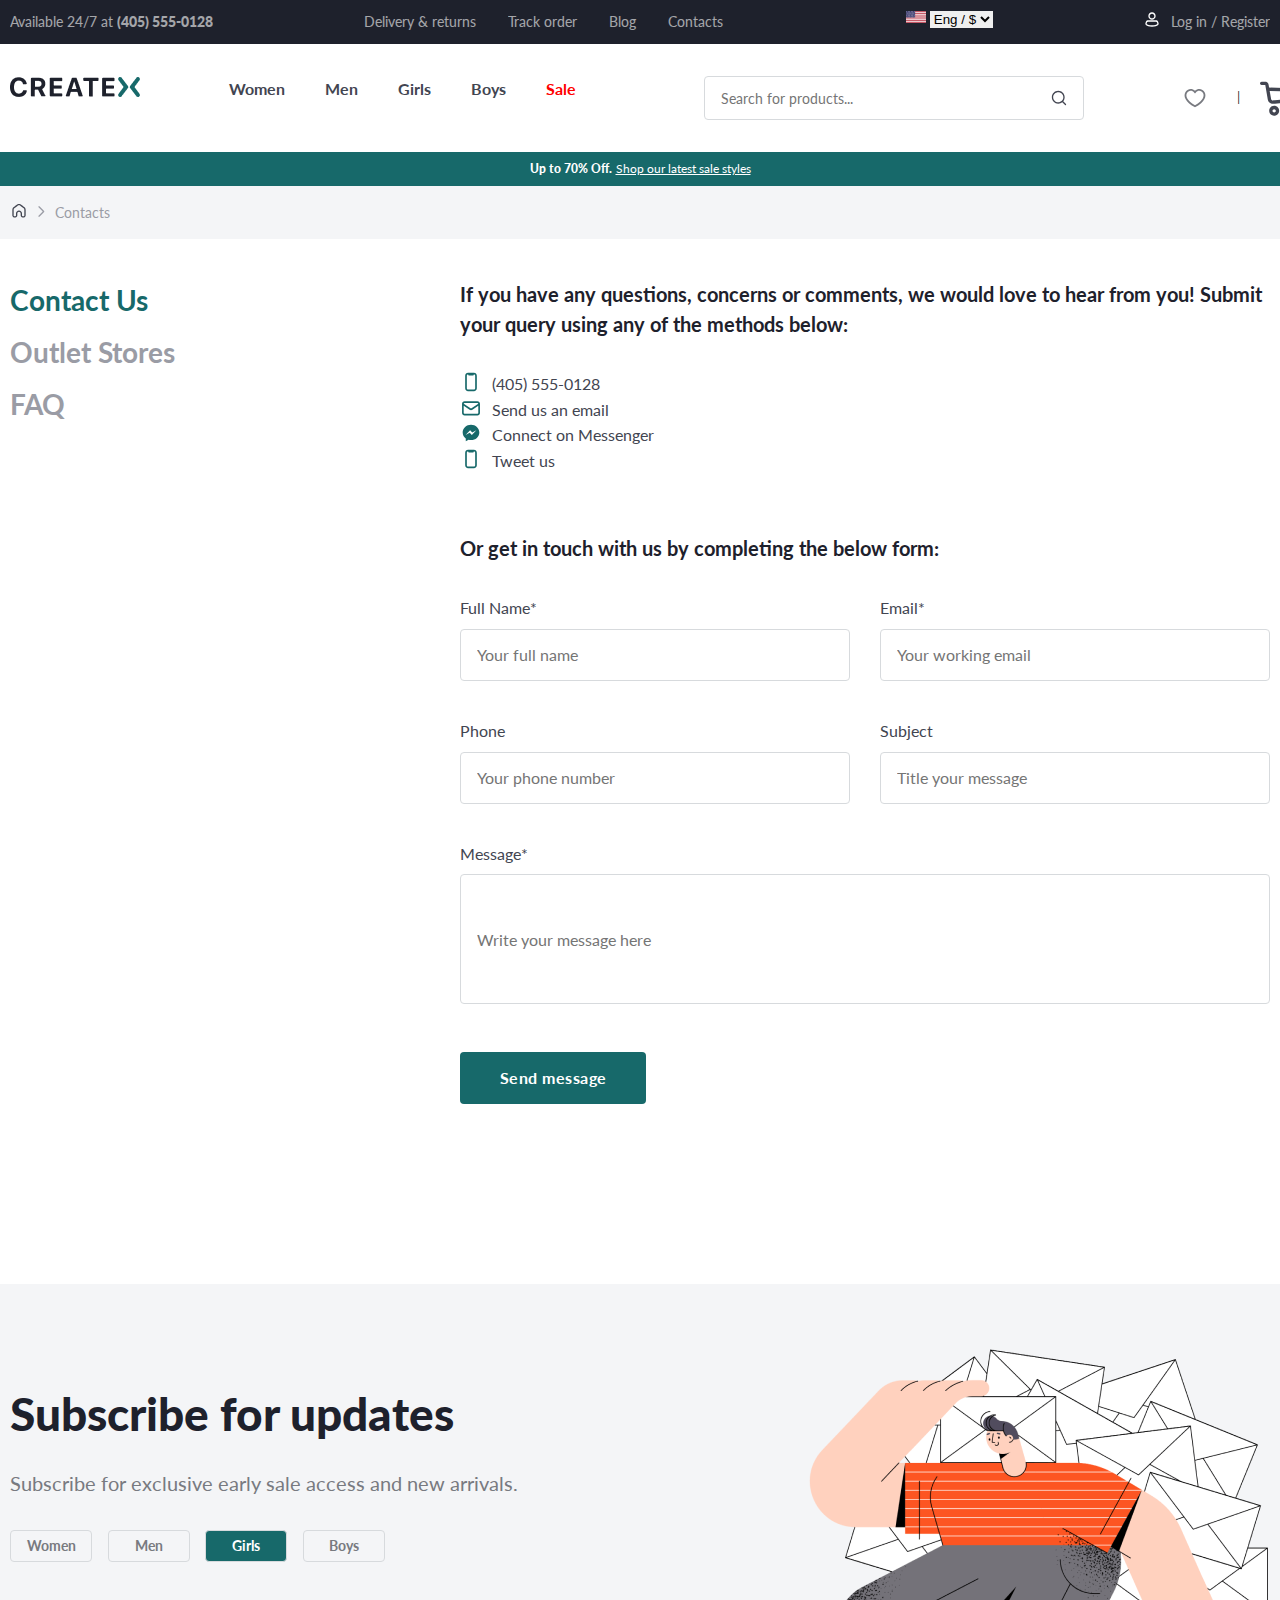
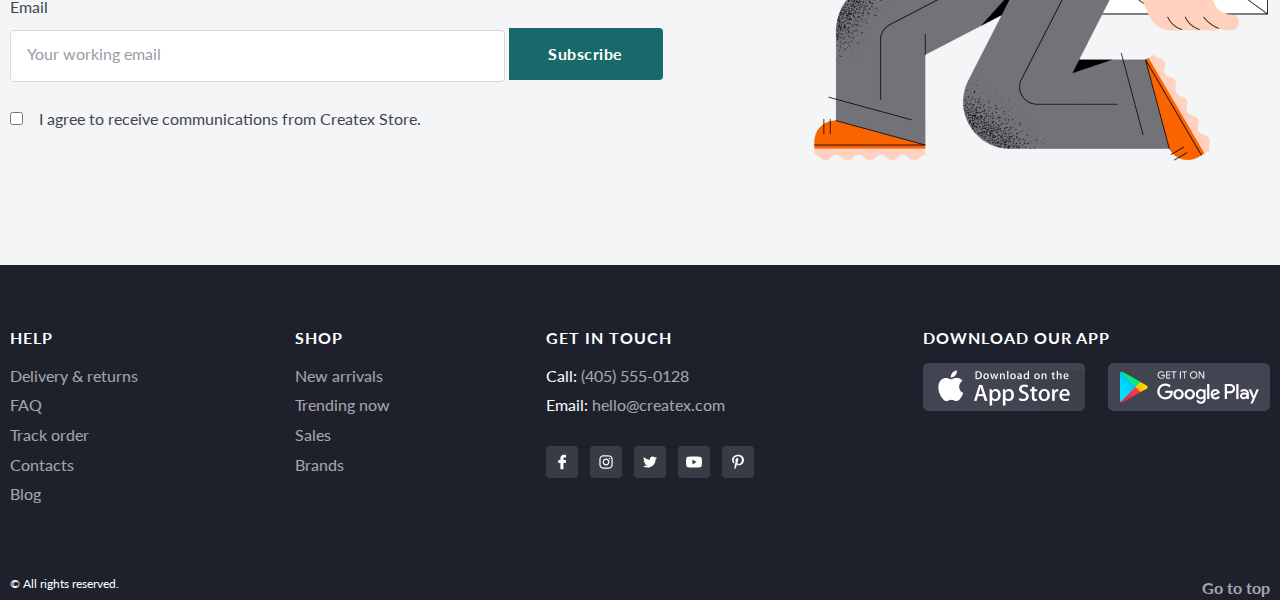
<file: html/contacts/contacts.html>
<!DOCTYPE html>
<html lang="en">

<head>
    <meta charset="UTF-8">
    <meta http-equiv="X-UA-Compatible" content="IE=edge">
    <meta name="viewport" content="width=device-width, initial-scale=1.0">
    <title>CREATEX-SHOP</title>
    <link rel="stylesheet" href="../../scss/styles.css">
    <link rel="preconnect" href="https://fonts.googleapis.com">
    <link rel="preconnect" href="https://fonts.gstatic.com" crossorigin>
    <link href="https://fonts.googleapis.com/css2?family=Lato:wght@400;700;900&family=Ubuntu:wght@700&display=swap"
        rel="stylesheet">
</head>

<body>
    <header class="header">
        <nav class="header-nav">
            <div class="wrapper">
                <div class="header-nav-flex">
                    <div class="header-nav-tel">
                        <span class="header-nav-tel__info">
                            Available 24/7 at
                        </span>
                        <a href="tel:(405) 555-0128" class="header-nav-tel__link">(405) 555-0128</a>
                    </div>
                    <div class="header-nav-menu">
                        <ul class="header-nav-menu__links">
                            <li class="header-nav-menu__item">
                                <a href="#!" class="header-nav-menu__link">
                                    Delivery & returns
                                </a>
                            </li>
                            <li class="header-nav-menu__item">
                                <a href="#!" class="header-nav-menu__link">
                                    Track order
                                </a>
                            </li>
                            <li class="header-nav-menu__item">
                                <a href="../blog/blog.html" class="header-nav-menu__link">
                                    Blog
                                </a>
                            </li>
                            <li class="header-nav-menu__item">
                                <a href="#!" class="header-nav-menu__link">
                                    Contacts
                                </a>
                            </li>
                        </ul>
                    </div>
                    <div class="header-nav-language">
                        <img src="../.././img/icons/navbar-flag-usa.svg" alt="flag-usa"
                            class="header-nav-language__flag">
                        <select id="select-language">
                            <option value="ENG">Eng / $</option>
                            <option value="RUS">Rus / ₽</option>
                            <option value="DE">DE / €</option>
                        </select>
                    </div>
                    <div class="header-nav-account">
                        <img src="../.././img/icons/navbar-profile.svg" alt="profile">
                        <a href="#!" class="header-nav-account__log-in">Log in /</a>
                        <a href="#!" class="header-nav-account__registration">Register</a>
                    </div>
                </div>
            </div>
        </nav>
        <div class="main-menu">
            <div class="wrapper">
                <div class="main-menu-wrapper">
                    <div class="main-menu-logo">
                        <a href="../../../index.html" class="main-menu-logo__link">
                            <img src="../../../img/main-menu-logo.png" alt="logo">
                        </a>
                    </div>
                    <div class="main-menu-type-clothes">
                        <ul class="main-menu-type-clothes__links">
                            <li class="main-menu-type-clothes__item">
                                <button href="#!"
                                    class="main-menu-type-clothes__link main-menu-type-clothes-women">Women</button>
                            </li>
                            <li class="main-menu-type-clothes__item">
                                <button href="#!" class="main-menu-type-clothes__link main-menu-type-clothes-men">Men</button>
                            </li>
                            <li class="main-menu-type-clothes__item">
                                <button href="#!"
                                    class="main-menu-type-clothes__link main-menu-type-clothes-girls">Girls</button>
                            </li>
                            <li class="main-menu-type-clothes__item">
                                <button href="#!" class="main-menu-type-clothes__link main-menu-type-clothes-boys">Boys</button>
                            </li>
                            <li class="main-menu-type-clothes__item">
                                <button href="#!"
                                    class="main-menu-type-clothes__link main-menu-type-clothes__link--active">Sale</button>
                            </li>
                        </ul>
                    </div>
                    <form action="" class="main-manu-search">
                        <input type="text" class="main-manu-search__input" placeholder="Search for products...">
                    </form>
                    <div class="main-menu-shop">
                        <img src="../../../img/icons/main-menu-like.svg" alt="like" class="main-menu-shop__like">
                        <div class="main-menu-shop__ico">|</div>
                        <img src="../../../img/icons/main-manu-basket.svg" alt="backet" class="main-menu-shop__basket">
                    </div>
                </div>
                <div class="mega-menu-wrapper">
                    <div class="mega-menu">
                        <div class="mega-menu-item">
                            <a href="#!" class="mega-menu-item__link">
                                New collection
                            </a>
                            <a href="#!" class="mega-menu-item__link">
                                Best Sellers
                            </a>
                            <a href="#!" class="mega-menu-item__link">
                                Plus Size
                            </a>
                            <a href="#!" class="mega-menu-item__link main-menu-type-clothes__link--active">
                                Sale up to 70%
                            </a>
                        </div>
                        <div class="mega-menu-item">
                            <a href="../for-womens/clothes/clothes.html" class="mega-menu-item__title">
                                CLOTHES
                            </a>
                            <a href="#!" class="mega-menu-item__link">
                                Coats
                            </a>
                            <a href="#!" class="mega-menu-item__link">
                                Jackets
                            </a>
                            <a href="#!" class="mega-menu-item__link">
                                Suits
                            </a>
                            <a href="#!" class="mega-menu-item__link">
                                Dresses
                            </a>
                            <a href="#!" class="mega-menu-item__link">
                                Cardigans & sweaters
                            </a>
                            <a href="#!" class="mega-menu-item__link">
                                Sweatshirts & hoodies
                            </a>
                            <a href="#!" class="mega-menu-item__link">
                                T-shirts & tops
                            </a>
                            <a href="#!" class="mega-menu-item__link">
                                Pants
                            </a>
                            <a href="#!" class="mega-menu-item__link">
                                Jeans
                            </a>
                            <a href="#!" class="mega-menu-item__link">
                                Shorts
                            </a>
                            <a href="#!" class="mega-menu-item__link">
                                Skirts
                            </a>
                            <a href="#!" class="mega-menu-item__link">
                                Lingerie & nightwear
                            </a>
                            <a href="#!" class="mega-menu-item__link">
                                Sportswear
                            </a>
                            <a href="#!#!" class="mega-menu-item__link">
                                Swimwear
                            </a>
                        </div>
                        <div class="mega-menu-item">
                            <a href="#!" class="mega-menu-item__title">
                                SHOES
                            </a>
                            <a href="#!" class="mega-menu-item__link">
                                Boots
                            </a>
                            <a href="#!" class="mega-menu-item__link">
                                Flat shoes
                            </a>
                            <a href="#!" class="mega-menu-item__link">
                                Heels
                            </a>
                            <a href="#!" class="mega-menu-item__link">
                                Sandals
                            </a>
                            <a href="#!" class="mega-menu-item__link">
                                Mules
                            </a>
                            <a href="#!" class="mega-menu-item__link">
                                Sliders
                            </a>
                            <a href="#!" class="mega-menu-item__link">
                                Slippers
                            </a>
                            <a href="#!" class="mega-menu-item__link">
                                Sneakers
                            </a>
                            <a href="#!" class="mega-menu-item__link">
                                Leather
                            </a>
                        </div>
                        <div class="mega-menu-item">
                            <a href="#!" class="mega-menu-item__title">
                                ACCESSORIES
                            </a>
                            <a href="#!" class="mega-menu-item__link">
                                Bags & bagpacks
                            </a>
                            <a href="#!" class="mega-menu-item__link">
                                Hats & scarves
                            </a>
                            <a href="#!" class="mega-menu-item__link">
                                Hair accessories
                            </a>
                            <a href="#!" class="mega-menu-item__link">
                                Belts
                            </a>
                            <a href="#!" class="mega-menu-item__link">
                                Jewellery
                            </a>
                            <a href="#!" class="mega-menu-item__link">
                                Watches
                            </a>
                            <a href="#!" class="mega-menu-item__link">
                                Sunglasses
                            </a>
                            <a href="#!" class="mega-menu-item__link">
                                Purses
                            </a>
                            <a href="#!" class="mega-menu-item__link">
                                Gloves
                            </a>
                            <a href="#!" class="mega-menu-item__link">
                                Socks & tights
                            </a>
                        </div>
                        <div class="mega-menu-item">
                            <img src="../../../img/mega-menu-kid.png" alt="mega-menu-kid">
                            <h3 class="mega-menu-item__offer-title">
                                Back to school. Sale up to 50%
                            </h3>
                            <a href="#!" class="mega-menu-item__offer-link">
                                See offers
                            </a>
                        </div>
                    </div>
                </div>
            </div>
        </div>
        <div class="mega-menu-wrapper">
            <div class="mega-menu">
                <div class="mega-menu-item">
                    <a href="#!" class="mega-menu-item__link">
                        New collection
                    </a>
                    <a href="#!" class="mega-menu-item__link">
                        Best Sellers
                    </a>
                    <a href="#!" class="mega-menu-item__link">
                        Plus Size
                    </a>
                    <a href="#!" class="mega-menu-item__link main-menu-type-clothes__link--active">
                        Sale up to 70%
                    </a>
                </div>
                <div class="mega-menu-item">
                    <a href="./html/for-womens/clothes/clothes.html" class="mega-menu-item__title">
                        CLOTHES
                    </a>
                    <a href="#!" class="mega-menu-item__link">
                        Coats
                    </a>
                    <a href="#!" class="mega-menu-item__link">
                        Jackets
                    </a>
                    <a href="#!" class="mega-menu-item__link">
                        Suits
                    </a>
                    <a href="#!" class="mega-menu-item__link">
                        Dresses
                    </a>
                    <a href="#!" class="mega-menu-item__link">
                        Cardigans & sweaters
                    </a>
                    <a href="#!" class="mega-menu-item__link">
                        Sweatshirts & hoodies
                    </a>
                    <a href="#!" class="mega-menu-item__link">
                        T-shirts & tops
                    </a>
                    <a href="#!" class="mega-menu-item__link">
                        Pants
                    </a>
                    <a href="#!" class="mega-menu-item__link">
                        Jeans
                    </a>
                    <a href="#!" class="mega-menu-item__link">
                        Shorts
                    </a>
                    <a href="#!" class="mega-menu-item__link">
                        Skirts
                    </a>
                    <a href="#!" class="mega-menu-item__link">
                        Lingerie & nightwear
                    </a>
                    <a href="#!" class="mega-menu-item__link">
                        Sportswear
                    </a>
                    <a href="#!#!" class="mega-menu-item__link">
                        Swimwear
                    </a>
                </div>
                <div class="mega-menu-item">
                    <a href="#!" class="mega-menu-item__title">
                        SHOES
                    </a>
                    <a href="#!" class="mega-menu-item__link">
                        Boots
                    </a>
                    <a href="#!" class="mega-menu-item__link">
                        Flat shoes
                    </a>
                    <a href="#!" class="mega-menu-item__link">
                        Heels
                    </a>
                    <a href="#!" class="mega-menu-item__link">
                        Sandals
                    </a>
                    <a href="#!" class="mega-menu-item__link">
                        Mules
                    </a>
                    <a href="#!" class="mega-menu-item__link">
                        Sliders
                    </a>
                    <a href="#!" class="mega-menu-item__link">
                        Slippers
                    </a>
                    <a href="#!" class="mega-menu-item__link">
                        Sneakers
                    </a>
                    <a href="#!" class="mega-menu-item__link">
                        Leather
                    </a>
                </div>
                <div class="mega-menu-item">
                    <a href="#!" class="mega-menu-item__title">
                        ACCESSORIES
                    </a>
                    <a href="#!" class="mega-menu-item__link">
                        Bags & bagpacks
                    </a>
                    <a href="#!" class="mega-menu-item__link">
                        Hats & scarves
                    </a>
                    <a href="#!" class="mega-menu-item__link">
                        Hair accessories
                    </a>
                    <a href="#!" class="mega-menu-item__link">
                        Belts
                    </a>
                    <a href="#!" class="mega-menu-item__link">
                        Jewellery
                    </a>
                    <a href="#!" class="mega-menu-item__link">
                        Watches
                    </a>
                    <a href="#!" class="mega-menu-item__link">
                        Sunglasses
                    </a>
                    <a href="#!" class="mega-menu-item__link">
                        Purses
                    </a>
                    <a href="#!" class="mega-menu-item__link">
                        Gloves
                    </a>
                    <a href="#!" class="mega-menu-item__link">
                        Socks & tights
                    </a>
                </div>
                <div class="mega-menu-item">
                    <img src="../../../img/mega-menu-kid.png" alt="mega-menu-kid">
                    <h3 class="mega-menu-item__offer-title">
                        Back to school. Sale up to 50%
                    </h3>
                    <a href="#!" class="mega-menu-item__offer-link">
                        See offers
                    </a>
                </div>
            </div>
        </div>
        <div class="menu-sales">
            <div class="wrapper">
                <div class="menu-sales-info">
                    <span class="menu-sales-info__text">Up to 70% Off.</span>
                    <a href="#!" class="menu-sales-info__link">Shop our latest sale styles</a>
                </div>
            </div>
        </div>
        <div class="breadcrumb">
            <div class="wrapper">
                <div class="breadcrumb__wrapper">
                    <a href="../../index.html" class="breadcrumb__icon-link">
                        <img src="../../img/icons/home.svg" alt="home.svg">
                    </a>
                    <img src="../../img/icons/breadcrubm-right-chevron.svg" alt="breadcrubm-right-chevron"
                        class="breadcrumb__icon-next">

                    <a href="contacts.html" class="breadcrumb__current-link">
                        Contacts
                    </a>
                </div>
            </div>
        </div>
    </header>
    <main class="main">
        <section class="contact-us">
            <div class="wrapper">
                <div class="contact-us-wrapper">
                    <div class="contact-us-wrapper-item">
                        <a href="contacts.html"
                            class="contact-us-wrapper-item__link contact-us-wrapper-item__link--active">
                            Contact Us
                        </a>
                        <a href="outlet-stores.html" class="contact-us-wrapper-item__link">
                            Outlet Stores
                        </a>
                        <a href="faq.html" class="contact-us-wrapper-item__link">
                            FAQ
                        </a>
                    </div>
                    <div class="contact-us-wrapper-item">
                        <p class="contact-us-wrapper-item__text">
                            If you have any questions, concerns or comments, we would love to hear from you! Submit your
                            query using any of the
                            methods below:
                        </p>
                        <ul class="contact-us-wrapper-item__list">
                            <li class="contact-us-wrapper-item__list-item contact-us-wrapper-item__list-item--phone">
                                <a class="contact-us-wrapper-item__list-link" href="tel:(405) 555-0128">
                                    (405) 555-0128
                                </a>
                            </li>
                            <li class="contact-us-wrapper-item__list-item contact-us-wrapper-item__list-item--email">
                                <a class="contact-us-wrapper-item__list-link" href="mailto:hello@createx.com">
                                    Send us an email
                                </a>
                            </li>
                            <li
                                class="contact-us-wrapper-item__list-item contact-us-wrapper-item__list-item--messenger">
                                <a class="contact-us-wrapper-item__list-link" href="https://www.facebook.com/" target="_blank">
                                    Connect on Messenger
                                </a>
                            </li>
                            <li class="contact-us-wrapper-item__list-item contact-us-wrapper-item__list-item--twitter">
                                <a class="contact-us-wrapper-item__list-link" href="https://www.twiiter.com/" target="_blank">
                                    Tweet us
                                </a>
                            </li>
                        </ul>
                        <h3 class="contact-us-wrapper-item__title">
                            Or get in touch with us by completing the below form:
                        </h3>
                        <form action="" class="contact-us-wrapper-item-form">
                            <div class="contact-us-wrapper-item-form-wrapper">
                                <div class="contact-us-wrapper-item__form-wrapper-name-email-item">
                                    <label for="" class="contact-us-wrapper-item-form__label">
                                        Full Name*
                                    </label>
                                    <input type="text" class="contact-us-wrapper-item-form__input"
                                        placeholder="Your full name" required>
                                </div>
                                <div class="contact-us-wrapper-item__form-wrapper-name-email-item">
                                    <label for="" class="contact-us-wrapper-item-form__label">
                                        Email*
                                    </label>
                                    <input type="text" class="contact-us-wrapper-item-form__input"
                                        placeholder="Your working email" required>
                                </div>
                            </div>
                            <div class="contact-us-wrapper-item-form-wrapper">
                                <div class="contact-us-wrapper-item__form-wrapper-name-email-item">
                                    <label for="" class="contact-us-wrapper-item-form__label">
                                        Phone
                                    </label>
                                    <input type="text" class="contact-us-wrapper-item-form__input"
                                        placeholder="Your phone number">
                                </div>
                                <div class="contact-us-wrapper-item__form-wrapper-name-email-item">
                                    <label for="" class="contact-us-wrapper-item-form__label">
                                        Subject
                                    </label>
                                    <input type="text" class="contact-us-wrapper-item-form__input"
                                        placeholder="Title your message">
                                </div>
                            </div>
                            <label for="" class="contact-us-wrapper-item-form__label">
                                Message*
                            </label>
                            <input type="text" class="contact-us-wrapper-item-form__input-big"
                                placeholder="Write your message here" required>
                            <button class="contact-us-wrapper-item-form__button">
                                Send message
                            </button>
                        </form>
                    </div>
                </div>
            </div>
        </section>
        <section class="subscribe subscribe-sneakers">
            <div class="wrapper">
                <div class="subscribe-wrapper">
                    <div class="subscribe-wrapper-item">
                        <h2 class="subscribe-wrapper-item__title">
                            Subscribe for updates
                        </h2>
                        <p class="subscribe-wrapper-item__text">
                            Subscribe for exclusive early sale access and new arrivals.
                        </p>
                        <button class="subscribe-wrapper-item__button">
                            Women
                        </button>
                        <button class="subscribe-wrapper-item__button">
                            Men
                        </button>
                        <button class="subscribe-wrapper-item__button subscribe-wrapper-item__button--active">
                            Girls
                        </button>
                        <button class="subscribe-wrapper-item__button">
                            Boys
                        </button>
                        <form action="" class="subscribe-wrapper-item__form">
                            <label for="" class="subscribe-wrapper-item__label">
                                Email
                            </label>
                            <input type="text" class="subscribe-wrapper-item__input" placeholder="Your working email">
                            <button class="subscribe-wrapper-item__form-button">
                                Subscribe
                            </button>
                            <div class="subscribe-wrapper-item__wrapper-checkbox">
                                <input type="checkbox" class="subscribe-wrapper-item__checkbox">
                                <label for="" class="subscribe-wrapper-item__label-checkbox">
                                    I agree to receive communications from Createx Store.
                                </label>
                            </div>
                        </form>
                    </div>
                    <div class="subscribe-wrapper-item">
                        <img src="../../img/subscribe-right.png" alt="subscribe-right"
                            class="subscribe-wrapper-item__image">
                    </div>
                </div>
            </div>
        </section>
    </main>



    <footer class="footer">
        <div class="wrapper">
            <div class="footer-wrapper">
                <div class="footer-wrapper-item">
                    <h3 class="footer-wrapper-item__title">
                        HELP
                    </h3>
                    <ul class="footer-wrapper-item__list">
                        <li class="footer-wrapper-item__list-item">
                            <a href="#!" class="footer-wrapper-item__list-link">
                                Delivery & returns
                            </a>
                        </li>
                        <li class="footer-wrapper-item__list-item">
                            <a href="#!" class="footer-wrapper-item__list-link">
                                FAQ
                            </a>
                        </li>
                        <li class="footer-wrapper-item__list-item">
                            <a href="#!" class="footer-wrapper-item__list-link">
                                Track order
                            </a>
                        </li>
                        <li class="footer-wrapper-item__list-item">
                            <a href="#!" class="footer-wrapper-item__list-link">
                                Contacts
                            </a>
                        </li>
                        <li class="footer-wrapper-item__list-item">
                            <a href="#!" class="footer-wrapper-item__list-link">
                                Blog
                            </a>
                        </li>
                    </ul>
                </div>
                <div class="footer-wrapper-item">
                    <h3 class="footer-wrapper-item__title">
                        Shop
                    </h3>
                    <ul class="footer-wrapper-item__list">
                        <li class="footer-wrapper-item__list-item">
                            <a href="#!" class="footer-wrapper-item__list-link">
                                New arrivals
                            </a>
                        </li>
                        <li class="footer-wrapper-item__list-item">
                            <a href="#!" class="footer-wrapper-item__list-link">
                                Trending now
                            </a>
                        </li>
                        <li class="footer-wrapper-item__list-item">
                            <a href="#!" class="footer-wrapper-item__list-link">
                                Sales
                            </a>
                        </li>
                        <li class="footer-wrapper-item__list-item">
                            <a href="#!" class="footer-wrapper-item__list-link">
                                Brands
                            </a>
                        </li>
                    </ul>
                </div>
                <div class="footer-wrapper-item">
                    <h3 class="footer-wrapper-item__title">
                        Get in touch
                    </h3>
                    <ul class="footer-wrapper-item__list">
                        <li class="footer-wrapper-item__list-item">
                            <span class="footer-wrapper-item__list-span">
                                Call:
                            </span>
                            <a href="tel:(405) 555-0128" class="footer-wrapper-item__list-link">
                                (405) 555-0128
                            </a>
                        </li>
                        <li class="footer-wrapper-item__list-item">
                            <span class="footer-wrapper-item__list-span">
                                Email:
                            </span>
                            <a href="mailto:hello@createx.com" class="footer-wrapper-item__list-link">
                                hello@createx.com
                            </a>
                        </li>
                    </ul>
                    <ul class="footer-wrapper-item__list-socials">
                        <li class="footer-wrapper-item__list-socials-item">
                            <a href="https://www.facebook.com/" class="footer-wrapper-item__list-socials-link"
                                target="_blank">
                                <img src="../../img/icons/facebok-link.svg" alt="facebok-link">
                            </a>
                        </li>
                        <li class="footer-wrapper-item__list-socials-item">
                            <a href="https://www.instagram.com/" class="footer-wrapper-item__list-socials-link"
                                target="_blank">
                                <img src="../../img/icons/instagram-link.svg" alt="instagram-link">
                            </a>
                        </li>
                        <li class="footer-wrapper-item__list-socials-item">
                            <a href="https://www.twiiter.com/" class="footer-wrapper-item__list-socials-link"
                                target="_blank">
                                <img src="../../img/icons/twitter-link.svg" alt="twitter-link">
                            </a>
                        </li>
                        <li class="footer-wrapper-item__list-socials-item">
                            <a href="https://www.youtube.com/" class="footer-wrapper-item__list-socials-link"
                                target="_blank">
                                <img src="../../img/icons/youtube-link.svg" alt="youtube-link">
                            </a>
                        </li>
                        <li class="footer-wrapper-item__list-socials-item">
                            <a href="https://www.pinterest.com/" class="footer-wrapper-item__list-socials-link"
                                target="_blank">
                                <img src="../../img/icons/pinterest-link.svg" alt="pinterest-link">
                            </a>
                        </li>
                    </ul>
                </div>
                <div class="footer-wrapper-item">
                    <h3 class="footer-wrapper-item__title">
                        Download our app
                    </h3>
                    <div class="footer-wrapper-item__app-buttons">
                        <img src="../../img/app-store.png" alt="app-store" class="footer-wrapper-item__appstore">
                        <img src="../../img/google-play.png" alt="google-play" class="footer-wrapper-item__googleplay">
                    </div>
                </div>
            </div>
            <div class="footer-copyright">
                <span class="footer-copyright__text">
                    © All rights reserved.
                </span>
                <a href="contacts.html" class="footer-copyright__link">
                    Go to top
                </a>
            </div>
        </div>
    </footer>
    <script src="https://code.jquery.com/jquery-3.4.1.min.js"></script>
    <script src="../../js/main.js"></script>
    <script src="../../js/slick.min.js"></script>
</body>

</html>
</file>
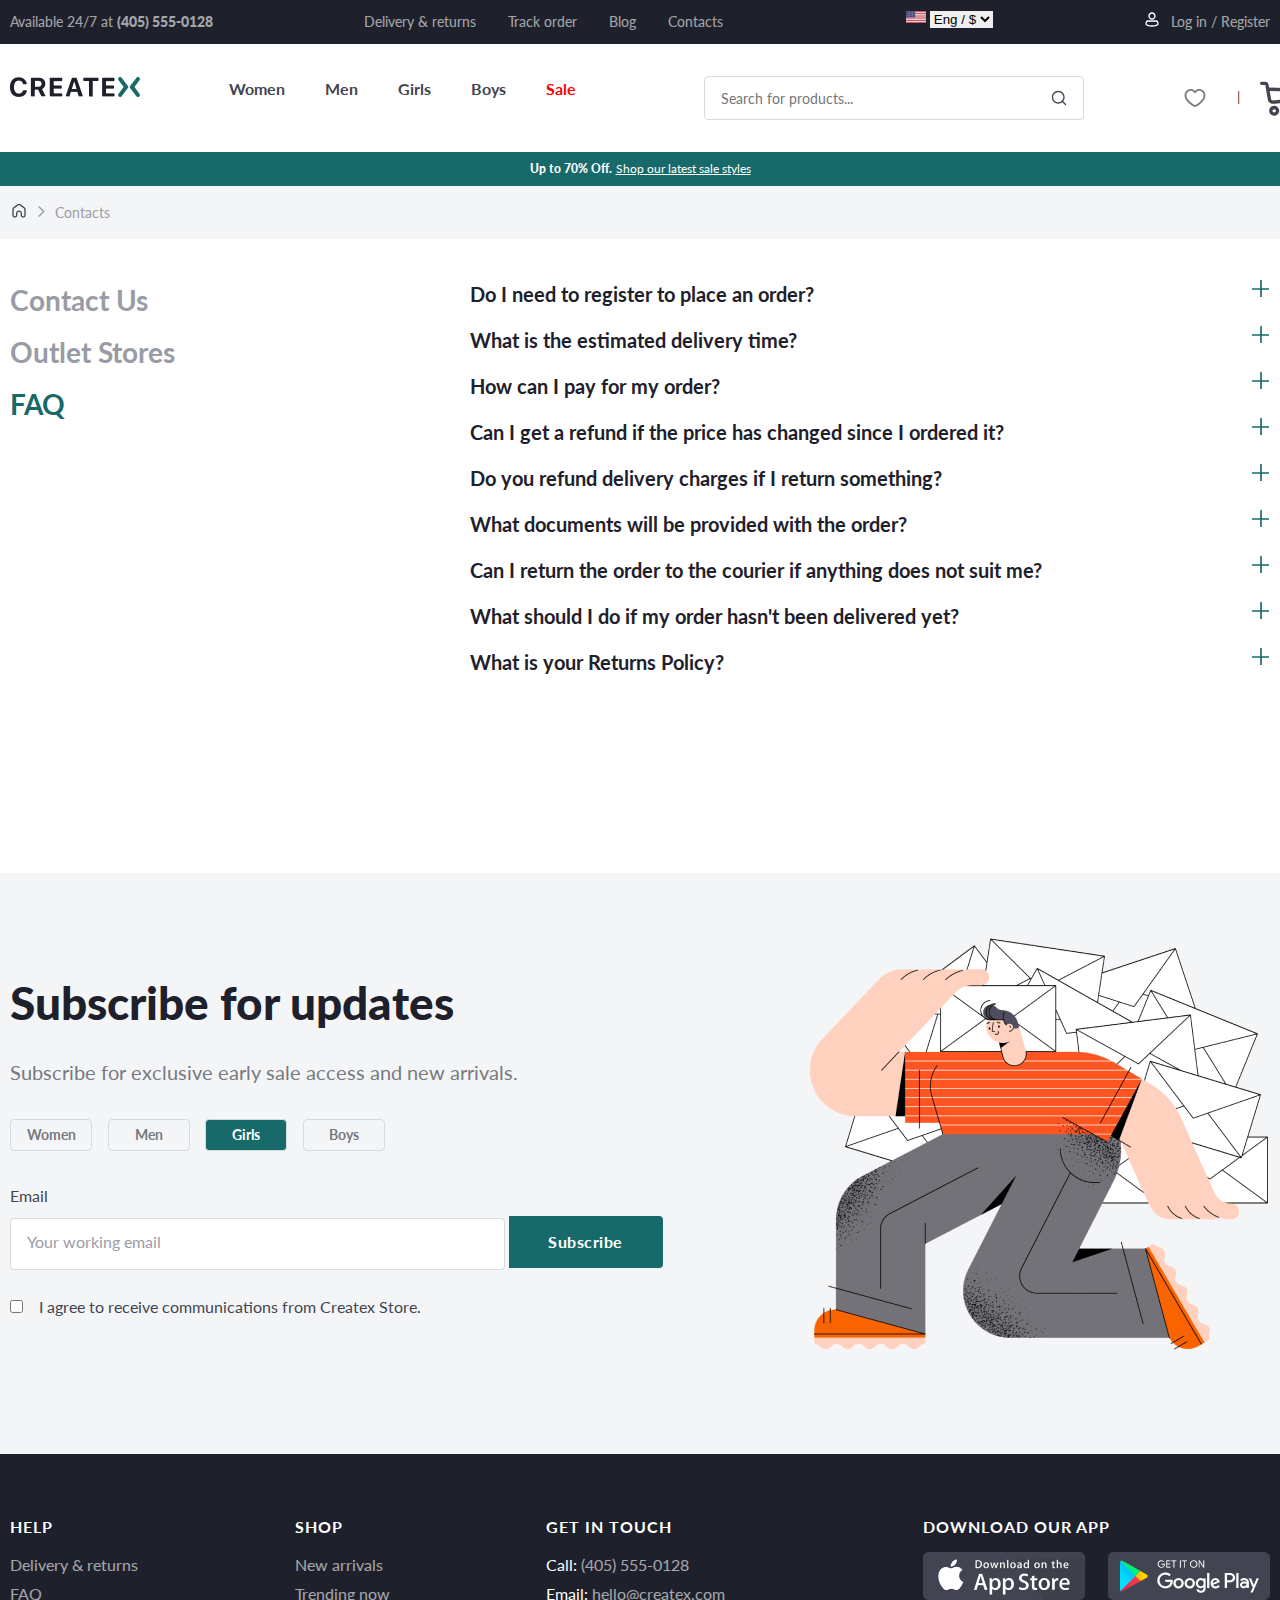
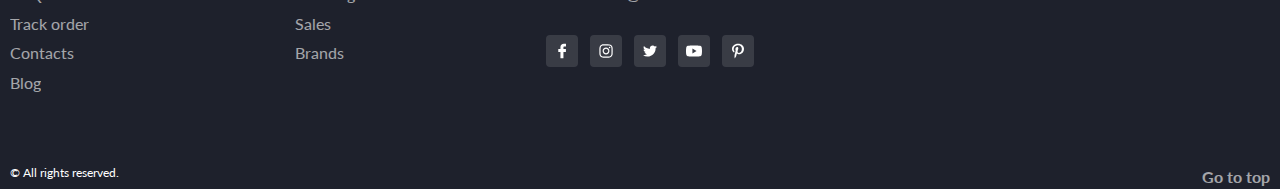
<file: html/contacts/faq.html>
<!DOCTYPE html>
<html lang="en">

<head>
    <meta charset="UTF-8">
    <meta http-equiv="X-UA-Compatible" content="IE=edge">
    <meta name="viewport" content="width=device-width, initial-scale=1.0">
    <title>CREATEX-SHOP</title>
    <link rel="stylesheet" href="../../scss/styles.css">
    <link rel="preconnect" href="https://fonts.googleapis.com">
    <link rel="preconnect" href="https://fonts.gstatic.com" crossorigin>
    <link href="https://fonts.googleapis.com/css2?family=Lato:wght@400;700;900&family=Ubuntu:wght@700&display=swap"
        rel="stylesheet">
</head>

<body>
    <header class="header">
        <nav class="header-nav">
            <div class="wrapper">
                <div class="header-nav-flex">
                    <div class="header-nav-tel">
                        <span class="header-nav-tel__info">
                            Available 24/7 at
                        </span>
                        <a href="tel:(405) 555-0128" class="header-nav-tel__link">(405) 555-0128</a>
                    </div>
                    <div class="header-nav-menu">
                        <ul class="header-nav-menu__links">
                            <li class="header-nav-menu__item">
                                <a href="#!" class="header-nav-menu__link">
                                    Delivery & returns
                                </a>
                            </li>
                            <li class="header-nav-menu__item">
                                <a href="#!" class="header-nav-menu__link">
                                    Track order
                                </a>
                            </li>
                            <li class="header-nav-menu__item">
                                <a href="../blog/blog.html" class="header-nav-menu__link">
                                    Blog
                                </a>
                            </li>
                            <li class="header-nav-menu__item">
                                <a href="contacts.html" class="header-nav-menu__link">
                                    Contacts
                                </a>
                            </li>
                        </ul>
                    </div>
                    <div class="header-nav-language">
                        <img src="../.././img/icons/navbar-flag-usa.svg" alt="flag-usa"
                            class="header-nav-language__flag">
                        <select id="select-language">
                            <option value="ENG">Eng / $</option>
                            <option value="RUS">Rus / ₽</option>
                            <option value="DE">DE / €</option>
                        </select>
                    </div>
                    <div class="header-nav-account">
                        <img src="../.././img/icons/navbar-profile.svg" alt="profile">
                        <a href="#!" class="header-nav-account__log-in">Log in /</a>
                        <a href="#!" class="header-nav-account__registration">Register</a>
                    </div>
                </div>
            </div>
        </nav>
        <div class="main-menu">
            <div class="wrapper">
                <div class="main-menu-wrapper">
                    <div class="main-menu-logo">
                        <a href="../../../index.html" class="main-menu-logo__link">
                            <img src="../../../img/main-menu-logo.png" alt="logo">
                        </a>
                    </div>
                    <div class="main-menu-type-clothes">
                        <ul class="main-menu-type-clothes__links">
                            <li class="main-menu-type-clothes__item">
                                <button href="#!"
                                    class="main-menu-type-clothes__link main-menu-type-clothes-women">Women</button>
                            </li>
                            <li class="main-menu-type-clothes__item">
                                <button href="#!" class="main-menu-type-clothes__link main-menu-type-clothes-men">Men</button>
                            </li>
                            <li class="main-menu-type-clothes__item">
                                <button href="#!"
                                    class="main-menu-type-clothes__link main-menu-type-clothes-girls">Girls</button>
                            </li>
                            <li class="main-menu-type-clothes__item">
                                <button href="#!" class="main-menu-type-clothes__link main-menu-type-clothes-boys">Boys</button>
                            </li>
                            <li class="main-menu-type-clothes__item">
                                <button href="#!"
                                    class="main-menu-type-clothes__link main-menu-type-clothes__link--active">Sale</button>
                            </li>
                        </ul>
                    </div>
                    <form action="" class="main-manu-search">
                        <input type="text" class="main-manu-search__input" placeholder="Search for products...">
                    </form>
                    <div class="main-menu-shop">
                        <img src="../../../img/icons/main-menu-like.svg" alt="like" class="main-menu-shop__like">
                        <div class="main-menu-shop__ico">|</div>
                        <img src="../../../img/icons/main-manu-basket.svg" alt="backet" class="main-menu-shop__basket">
                    </div>
                </div>
                <div class="mega-menu-wrapper">
                    <div class="mega-menu">
                        <div class="mega-menu-item">
                            <a href="#!" class="mega-menu-item__link">
                                New collection
                            </a>
                            <a href="#!" class="mega-menu-item__link">
                                Best Sellers
                            </a>
                            <a href="#!" class="mega-menu-item__link">
                                Plus Size
                            </a>
                            <a href="#!" class="mega-menu-item__link main-menu-type-clothes__link--active">
                                Sale up to 70%
                            </a>
                        </div>
                        <div class="mega-menu-item">
                            <a href="../for-womens/clothes/clothes.html" class="mega-menu-item__title">
                                CLOTHES
                            </a>
                            <a href="#!" class="mega-menu-item__link">
                                Coats
                            </a>
                            <a href="#!" class="mega-menu-item__link">
                                Jackets
                            </a>
                            <a href="#!" class="mega-menu-item__link">
                                Suits
                            </a>
                            <a href="#!" class="mega-menu-item__link">
                                Dresses
                            </a>
                            <a href="#!" class="mega-menu-item__link">
                                Cardigans & sweaters
                            </a>
                            <a href="#!" class="mega-menu-item__link">
                                Sweatshirts & hoodies
                            </a>
                            <a href="#!" class="mega-menu-item__link">
                                T-shirts & tops
                            </a>
                            <a href="#!" class="mega-menu-item__link">
                                Pants
                            </a>
                            <a href="#!" class="mega-menu-item__link">
                                Jeans
                            </a>
                            <a href="#!" class="mega-menu-item__link">
                                Shorts
                            </a>
                            <a href="#!" class="mega-menu-item__link">
                                Skirts
                            </a>
                            <a href="#!" class="mega-menu-item__link">
                                Lingerie & nightwear
                            </a>
                            <a href="#!" class="mega-menu-item__link">
                                Sportswear
                            </a>
                            <a href="#!#!" class="mega-menu-item__link">
                                Swimwear
                            </a>
                        </div>
                        <div class="mega-menu-item">
                            <a href="#!" class="mega-menu-item__title">
                                SHOES
                            </a>
                            <a href="#!" class="mega-menu-item__link">
                                Boots
                            </a>
                            <a href="#!" class="mega-menu-item__link">
                                Flat shoes
                            </a>
                            <a href="#!" class="mega-menu-item__link">
                                Heels
                            </a>
                            <a href="#!" class="mega-menu-item__link">
                                Sandals
                            </a>
                            <a href="#!" class="mega-menu-item__link">
                                Mules
                            </a>
                            <a href="#!" class="mega-menu-item__link">
                                Sliders
                            </a>
                            <a href="#!" class="mega-menu-item__link">
                                Slippers
                            </a>
                            <a href="#!" class="mega-menu-item__link">
                                Sneakers
                            </a>
                            <a href="#!" class="mega-menu-item__link">
                                Leather
                            </a>
                        </div>
                        <div class="mega-menu-item">
                            <a href="#!" class="mega-menu-item__title">
                                ACCESSORIES
                            </a>
                            <a href="#!" class="mega-menu-item__link">
                                Bags & bagpacks
                            </a>
                            <a href="#!" class="mega-menu-item__link">
                                Hats & scarves
                            </a>
                            <a href="#!" class="mega-menu-item__link">
                                Hair accessories
                            </a>
                            <a href="#!" class="mega-menu-item__link">
                                Belts
                            </a>
                            <a href="#!" class="mega-menu-item__link">
                                Jewellery
                            </a>
                            <a href="#!" class="mega-menu-item__link">
                                Watches
                            </a>
                            <a href="#!" class="mega-menu-item__link">
                                Sunglasses
                            </a>
                            <a href="#!" class="mega-menu-item__link">
                                Purses
                            </a>
                            <a href="#!" class="mega-menu-item__link">
                                Gloves
                            </a>
                            <a href="#!" class="mega-menu-item__link">
                                Socks & tights
                            </a>
                        </div>
                        <div class="mega-menu-item">
                            <img src="../../../img/mega-menu-kid.png" alt="mega-menu-kid">
                            <h3 class="mega-menu-item__offer-title">
                                Back to school. Sale up to 50%
                            </h3>
                            <a href="#!" class="mega-menu-item__offer-link">
                                See offers
                            </a>
                        </div>
                    </div>
                </div>
            </div>
        </div>
        <div class="menu-sales">
            <div class="wrapper">
                <div class="menu-sales-info">
                    <span class="menu-sales-info__text">Up to 70% Off.</span>
                    <a href="#!" class="menu-sales-info__link">Shop our latest sale styles</a>
                </div>
            </div>
        </div>
        <div class="breadcrumb">
            <div class="wrapper">
                <div class="breadcrumb__wrapper">
                    <a href="../../index.html" class="breadcrumb__icon-link">
                        <img src="../../img/icons/home.svg" alt="home.svg">
                    </a>
                    <img src="../../img/icons/breadcrubm-right-chevron.svg" alt="breadcrubm-right-chevron"
                        class="breadcrumb__icon-next">

                    <a href="contacts.html" class="breadcrumb__current-link">
                        Contacts
                    </a>
                </div>
            </div>
        </div>
    </header>
    <main class="main">
        <section class="faq">
            <div class="wrapper">
                <div class="contact-us-wrapper">
                    <div class="faq-wrapper-item">
                        <a href="contacts.html" class="contact-us-wrapper-item__link">
                            Contact Us
                        </a>
                        <a href="outlet-stores.html"
                            class="contact-us-wrapper-item__link">
                            Outlet Stores
                        </a>
                        <a href="faq" class="contact-us-wrapper-item__link contact-us-wrapper-item__link--active">
                            FAQ
                        </a>
                    </div>
                    <div class="faq-wrapper-item faq-wrapper-item--info">
                        <details class="faq-wrapper-item__details">
                            <summary class="faq-wrapper-item__summary">
                                Do I need to register to place an order?
                            </summary>
                            <p class="faq-wrapper-item__text">
                                Adipiscing nunc arcu enim elit mattis eu placerat proin. Imperdiet elementum faucibus dignissim purus. Fusce parturient
                                diam magna ullamcorper morbi semper massa ac facilisis.
                            </p>
                        </details>
                        <details class="faq-wrapper-item__details">
                            <summary class="faq-wrapper-item__summary">
                                What is the estimated delivery time?
                            </summary>
                            <p class="faq-wrapper-item__text">
                                Adipiscing nunc arcu enim elit mattis eu placerat proin. Imperdiet elementum faucibus dignissim purus. Fusce
                                parturient
                                diam magna ullamcorper morbi semper massa ac facilisis.
                            </p>
                        </details>
                        <details class="faq-wrapper-item__details">
                            <summary class="faq-wrapper-item__summary">
                                How can I pay for my order?
                            </summary>
                            <p class="faq-wrapper-item__text">
                                Adipiscing nunc arcu enim elit mattis eu placerat proin. Imperdiet elementum faucibus dignissim purus. Fusce
                                parturient
                                diam magna ullamcorper morbi semper massa ac facilisis.
                            </p>
                        </details>
                        <details class="faq-wrapper-item__details">
                            <summary class="faq-wrapper-item__summary">
                                Can I get a refund if the price has changed since I ordered it?
                            </summary>
                            <p class="faq-wrapper-item__text">
                                Adipiscing nunc arcu enim elit mattis eu placerat proin. Imperdiet elementum faucibus dignissim purus. Fusce
                                parturient
                                diam magna ullamcorper morbi semper massa ac facilisis.
                            </p>
                        </details>
                        <details class="faq-wrapper-item__details">
                            <summary class="faq-wrapper-item__summary">
                                Do you refund delivery charges if I return something?
                            </summary>
                            <p class="faq-wrapper-item__text">
                                Adipiscing nunc arcu enim elit mattis eu placerat proin. Imperdiet elementum faucibus dignissim purus. Fusce
                                parturient
                                diam magna ullamcorper morbi semper massa ac facilisis.
                            </p>
                        </details>
                        <details class="faq-wrapper-item__details">
                            <summary class="faq-wrapper-item__summary">
                                What documents will be provided with the order?
                            </summary>
                            <p class="faq-wrapper-item__text">
                                Adipiscing nunc arcu enim elit mattis eu placerat proin. Imperdiet elementum faucibus dignissim purus. Fusce
                                parturient
                                diam magna ullamcorper morbi semper massa ac facilisis.
                            </p>
                        </details>
                        <details class="faq-wrapper-item__details">
                            <summary class="faq-wrapper-item__summary">
                                Can I return the order to the courier if anything does not suit me?
                            </summary>
                            <p class="faq-wrapper-item__text">
                                Adipiscing nunc arcu enim elit mattis eu placerat proin. Imperdiet elementum faucibus dignissim purus. Fusce
                                parturient
                                diam magna ullamcorper morbi semper massa ac facilisis.
                            </p>
                        </details>
                        <details class="faq-wrapper-item__details">
                            <summary class="faq-wrapper-item__summary">
                                What should I do if my order hasn't been delivered yet?
                            </summary>
                            <p class="faq-wrapper-item__text">
                                Adipiscing nunc arcu enim elit mattis eu placerat proin. Imperdiet elementum faucibus dignissim purus. Fusce
                                parturient
                                diam magna ullamcorper morbi semper massa ac facilisis.
                            </p>
                        </details>
                        <details class="faq-wrapper-item__details">
                            <summary class="faq-wrapper-item__summary">
                                What is your Returns Policy?
                            </summary>
                            <p class="faq-wrapper-item__text">
                                Adipiscing nunc arcu enim elit mattis eu placerat proin. Imperdiet elementum faucibus dignissim purus. Fusce
                                parturient
                                diam magna ullamcorper morbi semper massa ac facilisis.
                            </p>
                        </details>
                    </div>
                </div>
            </div>
        </section>
        <section class="subscribe subscribe-sneakers">
            <div class="wrapper">
                <div class="subscribe-wrapper">
                    <div class="subscribe-wrapper-item">
                        <h2 class="subscribe-wrapper-item__title">
                            Subscribe for updates
                        </h2>
                        <p class="subscribe-wrapper-item__text">
                            Subscribe for exclusive early sale access and new arrivals.
                        </p>
                        <button class="subscribe-wrapper-item__button">
                            Women
                        </button>
                        <button class="subscribe-wrapper-item__button">
                            Men
                        </button>
                        <button class="subscribe-wrapper-item__button subscribe-wrapper-item__button--active">
                            Girls
                        </button>
                        <button class="subscribe-wrapper-item__button">
                            Boys
                        </button>
                        <form action="" class="subscribe-wrapper-item__form">
                            <label for="" class="subscribe-wrapper-item__label">
                                Email
                            </label>
                            <input type="text" class="subscribe-wrapper-item__input" placeholder="Your working email">
                            <button class="subscribe-wrapper-item__form-button">
                                Subscribe
                            </button>
                            <div class="subscribe-wrapper-item__wrapper-checkbox">
                                <input type="checkbox" class="subscribe-wrapper-item__checkbox">
                                <label for="" class="subscribe-wrapper-item__label-checkbox">
                                    I agree to receive communications from Createx Store.
                                </label>
                            </div>
                        </form>
                    </div>
                    <div class="subscribe-wrapper-item">
                        <img src="../../img/subscribe-right.png" alt="subscribe-right"
                            class="subscribe-wrapper-item__image">
                    </div>
                </div>
            </div>
        </section>
    </main>



    <footer class="footer">
        <div class="wrapper">
            <div class="footer-wrapper">
                <div class="footer-wrapper-item">
                    <h3 class="footer-wrapper-item__title">
                        HELP
                    </h3>
                    <ul class="footer-wrapper-item__list">
                        <li class="footer-wrapper-item__list-item">
                            <a href="#!" class="footer-wrapper-item__list-link">
                                Delivery & returns
                            </a>
                        </li>
                        <li class="footer-wrapper-item__list-item">
                            <a href="#!" class="footer-wrapper-item__list-link">
                                FAQ
                            </a>
                        </li>
                        <li class="footer-wrapper-item__list-item">
                            <a href="#!" class="footer-wrapper-item__list-link">
                                Track order
                            </a>
                        </li>
                        <li class="footer-wrapper-item__list-item">
                            <a href="#!" class="footer-wrapper-item__list-link">
                                Contacts
                            </a>
                        </li>
                        <li class="footer-wrapper-item__list-item">
                            <a href="#!" class="footer-wrapper-item__list-link">
                                Blog
                            </a>
                        </li>
                    </ul>
                </div>
                <div class="footer-wrapper-item">
                    <h3 class="footer-wrapper-item__title">
                        Shop
                    </h3>
                    <ul class="footer-wrapper-item__list">
                        <li class="footer-wrapper-item__list-item">
                            <a href="#!" class="footer-wrapper-item__list-link">
                                New arrivals
                            </a>
                        </li>
                        <li class="footer-wrapper-item__list-item">
                            <a href="#!" class="footer-wrapper-item__list-link">
                                Trending now
                            </a>
                        </li>
                        <li class="footer-wrapper-item__list-item">
                            <a href="#!" class="footer-wrapper-item__list-link">
                                Sales
                            </a>
                        </li>
                        <li class="footer-wrapper-item__list-item">
                            <a href="#!" class="footer-wrapper-item__list-link">
                                Brands
                            </a>
                        </li>
                    </ul>
                </div>
                <div class="footer-wrapper-item">
                    <h3 class="footer-wrapper-item__title">
                        Get in touch
                    </h3>
                    <ul class="footer-wrapper-item__list">
                        <li class="footer-wrapper-item__list-item">
                            <span class="footer-wrapper-item__list-span">
                                Call:
                            </span>
                            <a href="tel:(405) 555-0128" class="footer-wrapper-item__list-link">
                                (405) 555-0128
                            </a>
                        </li>
                        <li class="footer-wrapper-item__list-item">
                            <span class="footer-wrapper-item__list-span">
                                Email:
                            </span>
                            <a href="mailto:hello@createx.com" class="footer-wrapper-item__list-link">
                                hello@createx.com
                            </a>
                        </li>
                    </ul>
                    <ul class="footer-wrapper-item__list-socials">
                        <li class="footer-wrapper-item__list-socials-item">
                            <a href="https://www.facebook.com/" class="footer-wrapper-item__list-socials-link"
                                target="_blank">
                                <img src="../../img/icons/facebok-link.svg" alt="facebok-link">
                            </a>
                        </li>
                        <li class="footer-wrapper-item__list-socials-item">
                            <a href="https://www.instagram.com/" class="footer-wrapper-item__list-socials-link"
                                target="_blank">
                                <img src="../../img/icons/instagram-link.svg" alt="instagram-link">
                            </a>
                        </li>
                        <li class="footer-wrapper-item__list-socials-item">
                            <a href="https://www.twiiter.com/" class="footer-wrapper-item__list-socials-link"
                                target="_blank">
                                <img src="../../img/icons/twitter-link.svg" alt="twitter-link">
                            </a>
                        </li>
                        <li class="footer-wrapper-item__list-socials-item">
                            <a href="https://www.youtube.com/" class="footer-wrapper-item__list-socials-link"
                                target="_blank">
                                <img src="../../img/icons/youtube-link.svg" alt="youtube-link">
                            </a>
                        </li>
                        <li class="footer-wrapper-item__list-socials-item">
                            <a href="https://www.pinterest.com/" class="footer-wrapper-item__list-socials-link"
                                target="_blank">
                                <img src="../../img/icons/pinterest-link.svg" alt="pinterest-link">
                            </a>
                        </li>
                    </ul>
                </div>
                <div class="footer-wrapper-item">
                    <h3 class="footer-wrapper-item__title">
                        Download our app
                    </h3>
                    <div class="footer-wrapper-item__app-buttons">
                        <img src="../../img/app-store.png" alt="app-store" class="footer-wrapper-item__appstore">
                        <img src="../../img/google-play.png" alt="google-play" class="footer-wrapper-item__googleplay">
                    </div>
                </div>
            </div>
            <div class="footer-copyright">
                <span class="footer-copyright__text">
                    © All rights reserved.
                </span>
                <a href="index.html" class="footer-copyright__link">
                    Go to top
                </a>
            </div>
        </div>
    </footer>
    <script src="https://code.jquery.com/jquery-3.4.1.min.js"></script>
    <script src="../../js/main.js"></script>
    <script src="../../js/slick.min.js"></script>
</body>

</html>
</file>
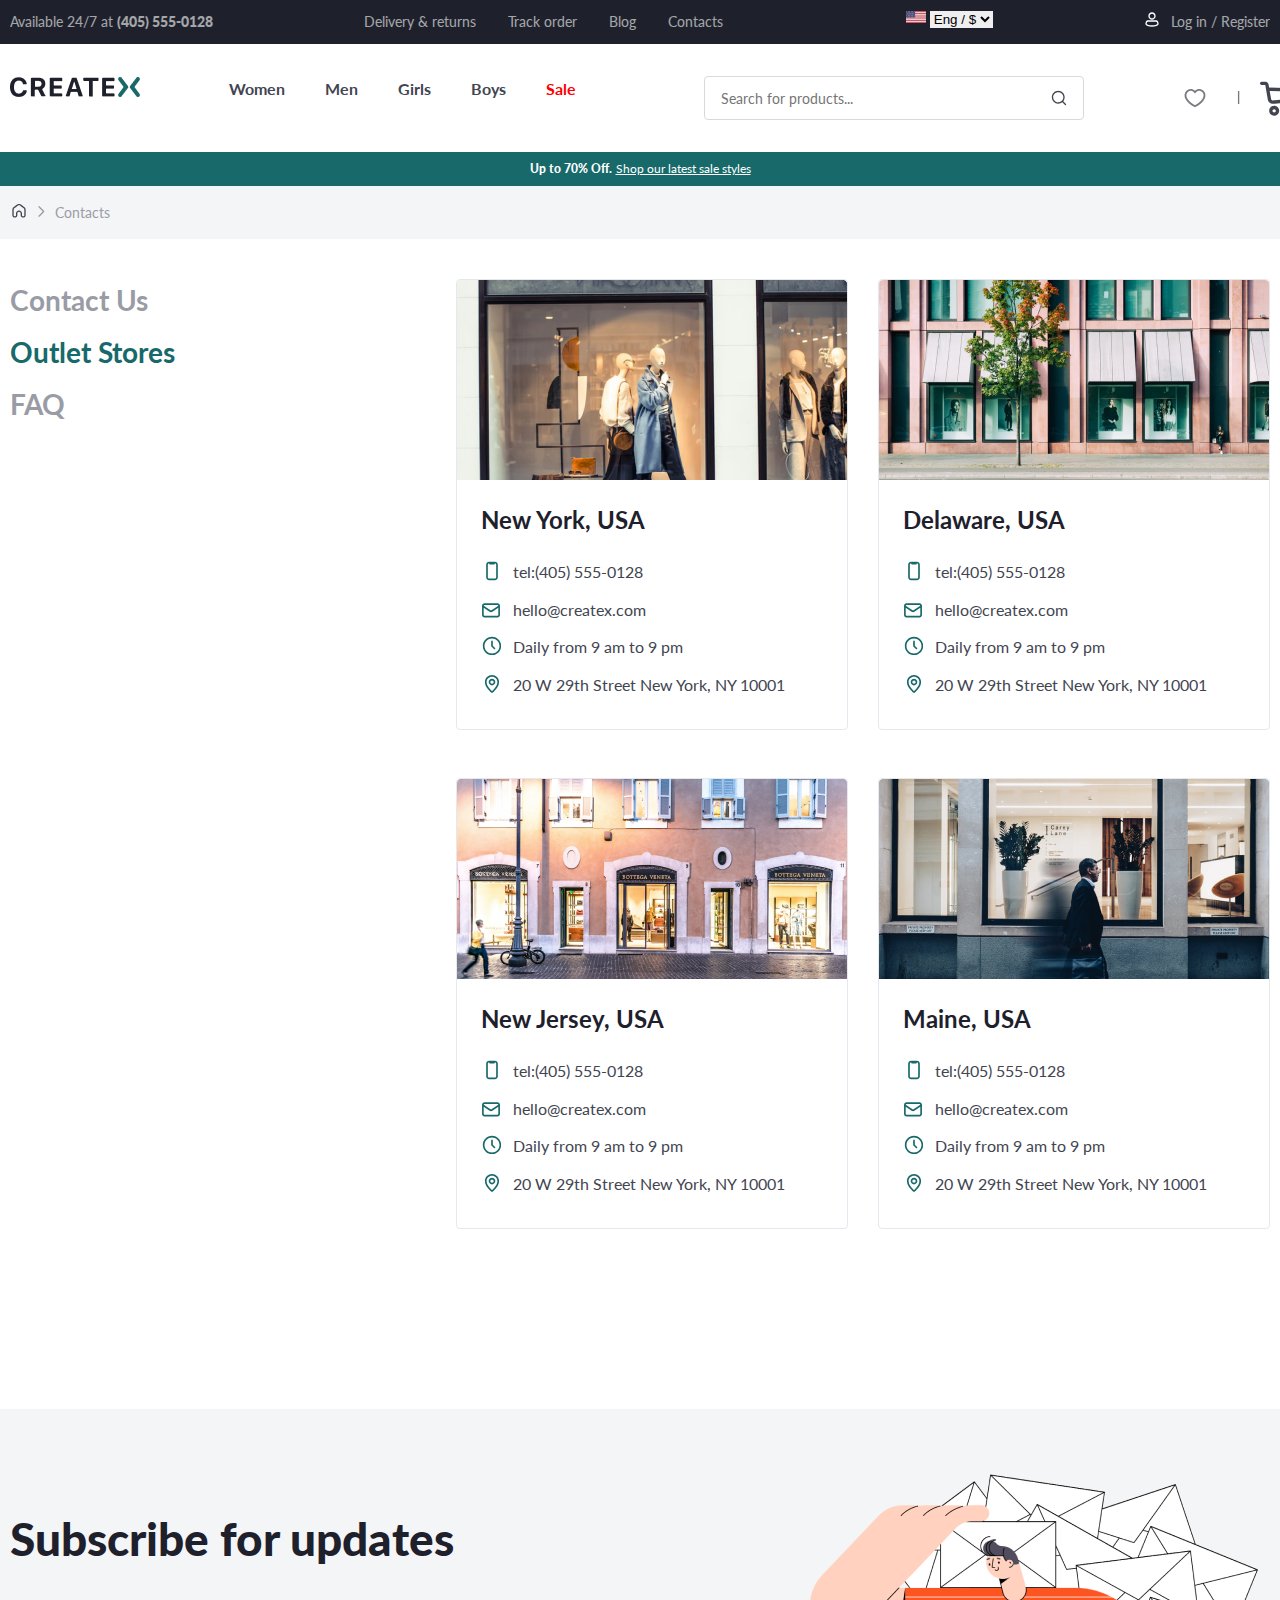
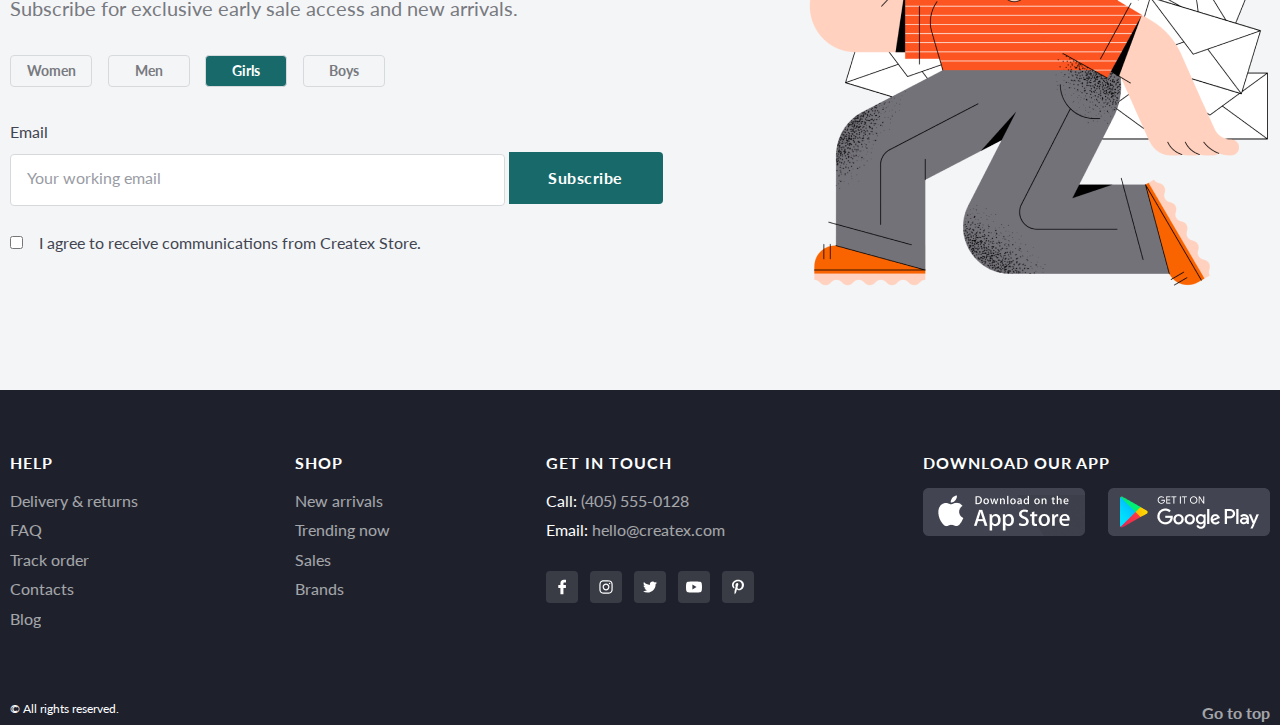
<file: html/contacts/outlet-stores.html>
<!DOCTYPE html>
<html lang="en">

<head>
    <meta charset="UTF-8">
    <meta http-equiv="X-UA-Compatible" content="IE=edge">
    <meta name="viewport" content="width=device-width, initial-scale=1.0">
    <title>CREATEX-SHOP</title>
    <link rel="stylesheet" href="../../scss/styles.css">
    <link rel="preconnect" href="https://fonts.googleapis.com">
    <link rel="preconnect" href="https://fonts.gstatic.com" crossorigin>
    <link href="https://fonts.googleapis.com/css2?family=Lato:wght@400;700;900&family=Ubuntu:wght@700&display=swap"
        rel="stylesheet">
</head>

<body>
    <header class="header">
        <nav class="header-nav">
            <div class="wrapper">
                <div class="header-nav-flex">
                    <div class="header-nav-tel">
                        <span class="header-nav-tel__info">
                            Available 24/7 at
                        </span>
                        <a href="tel:(405) 555-0128" class="header-nav-tel__link">(405) 555-0128</a>
                    </div>
                    <div class="header-nav-menu">
                        <ul class="header-nav-menu__links">
                            <li class="header-nav-menu__item">
                                <a href="#!" class="header-nav-menu__link">
                                    Delivery & returns
                                </a>
                            </li>
                            <li class="header-nav-menu__item">
                                <a href="#!" class="header-nav-menu__link">
                                    Track order
                                </a>
                            </li>
                            <li class="header-nav-menu__item">
                                <a href="../blog/blog.html" class="header-nav-menu__link">
                                    Blog
                                </a>
                            </li>
                            <li class="header-nav-menu__item">
                                <a href="contacts.html" class="header-nav-menu__link">
                                    Contacts
                                </a>
                            </li>
                        </ul>
                    </div>
                    <div class="header-nav-language">
                        <img src="../.././img/icons/navbar-flag-usa.svg" alt="flag-usa"
                            class="header-nav-language__flag">
                        <select id="select-language">
                            <option value="ENG">Eng / $</option>
                            <option value="RUS">Rus / ₽</option>
                            <option value="DE">DE / €</option>
                        </select>
                    </div>
                    <div class="header-nav-account">
                        <img src="../.././img/icons/navbar-profile.svg" alt="profile">
                        <a href="#!" class="header-nav-account__log-in">Log in /</a>
                        <a href="#!" class="header-nav-account__registration">Register</a>
                    </div>
                </div>
            </div>
        </nav>
        <div class="main-menu">
            <div class="wrapper">
                <div class="main-menu-wrapper">
                    <div class="main-menu-logo">
                        <a href="../../../index.html" class="main-menu-logo__link">
                            <img src="../../../img/main-menu-logo.png" alt="logo">
                        </a>
                    </div>
                    <div class="main-menu-type-clothes">
                        <ul class="main-menu-type-clothes__links">
                            <li class="main-menu-type-clothes__item">
                                <button href="#!"
                                    class="main-menu-type-clothes__link main-menu-type-clothes-women">Women</button>
                            </li>
                            <li class="main-menu-type-clothes__item">
                                <button href="#!" class="main-menu-type-clothes__link main-menu-type-clothes-men">Men</button>
                            </li>
                            <li class="main-menu-type-clothes__item">
                                <button href="#!"
                                    class="main-menu-type-clothes__link main-menu-type-clothes-girls">Girls</button>
                            </li>
                            <li class="main-menu-type-clothes__item">
                                <button href="#!" class="main-menu-type-clothes__link main-menu-type-clothes-boys">Boys</button>
                            </li>
                            <li class="main-menu-type-clothes__item">
                                <button href="#!"
                                    class="main-menu-type-clothes__link main-menu-type-clothes__link--active">Sale</button>
                            </li>
                        </ul>
                    </div>
                    <form action="" class="main-manu-search">
                        <input type="text" class="main-manu-search__input" placeholder="Search for products...">
                    </form>
                    <div class="main-menu-shop">
                        <img src="../../../img/icons/main-menu-like.svg" alt="like" class="main-menu-shop__like">
                        <div class="main-menu-shop__ico">|</div>
                        <img src="../../../img/icons/main-manu-basket.svg" alt="backet" class="main-menu-shop__basket">
                    </div>
                </div>
                <div class="mega-menu-wrapper">
                    <div class="mega-menu">
                        <div class="mega-menu-item">
                            <a href="#!" class="mega-menu-item__link">
                                New collection
                            </a>
                            <a href="#!" class="mega-menu-item__link">
                                Best Sellers
                            </a>
                            <a href="#!" class="mega-menu-item__link">
                                Plus Size
                            </a>
                            <a href="#!" class="mega-menu-item__link main-menu-type-clothes__link--active">
                                Sale up to 70%
                            </a>
                        </div>
                        <div class="mega-menu-item">
                            <a href="../for-womens/clothes/clothes.html" class="mega-menu-item__title">
                                CLOTHES
                            </a>
                            <a href="#!" class="mega-menu-item__link">
                                Coats
                            </a>
                            <a href="#!" class="mega-menu-item__link">
                                Jackets
                            </a>
                            <a href="#!" class="mega-menu-item__link">
                                Suits
                            </a>
                            <a href="#!" class="mega-menu-item__link">
                                Dresses
                            </a>
                            <a href="#!" class="mega-menu-item__link">
                                Cardigans & sweaters
                            </a>
                            <a href="#!" class="mega-menu-item__link">
                                Sweatshirts & hoodies
                            </a>
                            <a href="#!" class="mega-menu-item__link">
                                T-shirts & tops
                            </a>
                            <a href="#!" class="mega-menu-item__link">
                                Pants
                            </a>
                            <a href="#!" class="mega-menu-item__link">
                                Jeans
                            </a>
                            <a href="#!" class="mega-menu-item__link">
                                Shorts
                            </a>
                            <a href="#!" class="mega-menu-item__link">
                                Skirts
                            </a>
                            <a href="#!" class="mega-menu-item__link">
                                Lingerie & nightwear
                            </a>
                            <a href="#!" class="mega-menu-item__link">
                                Sportswear
                            </a>
                            <a href="#!#!" class="mega-menu-item__link">
                                Swimwear
                            </a>
                        </div>
                        <div class="mega-menu-item">
                            <a href="#!" class="mega-menu-item__title">
                                SHOES
                            </a>
                            <a href="#!" class="mega-menu-item__link">
                                Boots
                            </a>
                            <a href="#!" class="mega-menu-item__link">
                                Flat shoes
                            </a>
                            <a href="#!" class="mega-menu-item__link">
                                Heels
                            </a>
                            <a href="#!" class="mega-menu-item__link">
                                Sandals
                            </a>
                            <a href="#!" class="mega-menu-item__link">
                                Mules
                            </a>
                            <a href="#!" class="mega-menu-item__link">
                                Sliders
                            </a>
                            <a href="#!" class="mega-menu-item__link">
                                Slippers
                            </a>
                            <a href="#!" class="mega-menu-item__link">
                                Sneakers
                            </a>
                            <a href="#!" class="mega-menu-item__link">
                                Leather
                            </a>
                        </div>
                        <div class="mega-menu-item">
                            <a href="#!" class="mega-menu-item__title">
                                ACCESSORIES
                            </a>
                            <a href="#!" class="mega-menu-item__link">
                                Bags & bagpacks
                            </a>
                            <a href="#!" class="mega-menu-item__link">
                                Hats & scarves
                            </a>
                            <a href="#!" class="mega-menu-item__link">
                                Hair accessories
                            </a>
                            <a href="#!" class="mega-menu-item__link">
                                Belts
                            </a>
                            <a href="#!" class="mega-menu-item__link">
                                Jewellery
                            </a>
                            <a href="#!" class="mega-menu-item__link">
                                Watches
                            </a>
                            <a href="#!" class="mega-menu-item__link">
                                Sunglasses
                            </a>
                            <a href="#!" class="mega-menu-item__link">
                                Purses
                            </a>
                            <a href="#!" class="mega-menu-item__link">
                                Gloves
                            </a>
                            <a href="#!" class="mega-menu-item__link">
                                Socks & tights
                            </a>
                        </div>
                        <div class="mega-menu-item">
                            <img src="../../../img/mega-menu-kid.png" alt="mega-menu-kid">
                            <h3 class="mega-menu-item__offer-title">
                                Back to school. Sale up to 50%
                            </h3>
                            <a href="#!" class="mega-menu-item__offer-link">
                                See offers
                            </a>
                        </div>
                    </div>
                </div>
            </div>
        </div>
        <div class="menu-sales">
            <div class="wrapper">
                <div class="menu-sales-info">
                    <span class="menu-sales-info__text">Up to 70% Off.</span>
                    <a href="#!" class="menu-sales-info__link">Shop our latest sale styles</a>
                </div>
            </div>
        </div>
        <div class="breadcrumb">
            <div class="wrapper">
                <div class="breadcrumb__wrapper">
                    <a href="../../index.html" class="breadcrumb__icon-link">
                        <img src="../../img/icons/home.svg" alt="home.svg">
                    </a>
                    <img src="../../img/icons/breadcrubm-right-chevron.svg" alt="breadcrubm-right-chevron"
                        class="breadcrumb__icon-next">

                    <a href="contacts.html" class="breadcrumb__current-link">
                        Contacts
                    </a>
                </div>
            </div>
        </div>
    </header>
    <main class="main">
        <section class="otlet-stores">
            <div class="wrapper">
                <div class="contact-us-wrapper">
                    <div class="otlet-stores-wrapper-item">
                        <a href="contacts.html"
                            class="contact-us-wrapper-item__link">
                            Contact Us
                        </a>
                        <a href="outlet-stores.html" class="contact-us-wrapper-item__link contact-us-wrapper-item__link--active">
                            Outlet Stores
                        </a>
                        <a href="faq.html" class="contact-us-wrapper-item__link">
                            FAQ
                        </a>
                    </div>
                    <div class="otlet-stores-wrapper-item otlet-stores-wrapper-item--grid">
                        <div class="otlet-stores-item">
                            <img class="otlet-stores-item__img" src="../../img/outlet-stores-new-york.png" alt="outlet-stores-new-york">
                            <h2 class="otlet-stores-item__title">
                                New York, USA
                            </h2>
                            <ul class="otlet-stores-item__list">
                                <li class="otlet-stores-item__list-item otlet-stores-item__list-item--phone">
                                    <a href="tel:(405) 555-0128" class="otlet-stores-item__list-link">
                                        tel:(405) 555-0128
                                    </a>
                                </li>
                                <li class="otlet-stores-item__list-item otlet-stores-item__list-item--mail">
                                    <a href="mailto:hello@createx.com" class="otlet-stores-item__list-link">
                                        hello@createx.com
                                    </a>
                                </li>
                                <li class="otlet-stores-item__list-item otlet-stores-item__list-item--clock">
                                    <a href="" class="otlet-stores-item__list-link">
                                        Daily from 9 am to 9 pm
                                    </a>
                                </li>
                                <li class="otlet-stores-item__list-item otlet-stores-item__list-item--location">
                                    <a href="https://www.google.ru/maps/place/20+W+29th+St,+New+York,+NY+10001,+USA/@40.7456899,-73.9907712,17z/data=!3m1!4b1!4m6!3m5!1s0x89c259a604b713f9:0x4970605d21db7138!8m2!3d40.7456899!4d-73.9881963!16s%2Fg%2F11bw3wvksh" class="otlet-stores-item__list-link" target="_blank">
                                        20 W 29th Street New York, NY 10001
                                    </a>
                                </li>
                            </ul>
                        </div>
                        <div class="otlet-stores-item"  >
                            <img class="otlet-stores-item__img" src="../../img/outlet-stores-delaware.png" alt="outlet-stores-delaware">
                            <h2 class="otlet-stores-item__title">
                                Delaware, USA
                            </h2>
                            <ul class="otlet-stores-item__list">
                                <li class="otlet-stores-item__list-item otlet-stores-item__list-item--phone">
                                    <a href="tel:(405) 555-0128" class="otlet-stores-item__list-link">
                                        tel:(405) 555-0128
                                    </a>
                                </li>
                                <li class="otlet-stores-item__list-item otlet-stores-item__list-item--mail">
                                    <a href="mailto:hello@createx.com" class="otlet-stores-item__list-link">
                                        hello@createx.com
                                    </a>
                                </li>
                                <li class="otlet-stores-item__list-item otlet-stores-item__list-item--clock">
                                    <a href="" class="otlet-stores-item__list-link">
                                        Daily from 9 am to 9 pm
                                    </a>
                                </li>
                                <li class="otlet-stores-item__list-item otlet-stores-item__list-item--location">
                                    <a href="https://www.google.ru/maps/place/20+W+29th+St,+New+York,+NY+10001,+USA/@40.7456899,-73.9907712,17z/data=!3m1!4b1!4m6!3m5!1s0x89c259a604b713f9:0x4970605d21db7138!8m2!3d40.7456899!4d-73.9881963!16s%2Fg%2F11bw3wvksh"
                                        class="otlet-stores-item__list-link" target="_blank">
                                        20 W 29th Street New York, NY 10001
                                    </a>
                                </li>
                            </ul>
                        </div>
                        <div class="otlet-stores-item">
                            <img class="otlet-stores-item__img" src="../../img/outlet-stores-new-jersey.png" alt="outlet-stores-new-jersey">
                            <h2 class="otlet-stores-item__title">
                                New Jersey, USA
                            </h2>
                            <ul class="otlet-stores-item__list">
                                <li class="otlet-stores-item__list-item otlet-stores-item__list-item--phone">
                                    <a href="tel:(405) 555-0128" class="otlet-stores-item__list-link">
                                        tel:(405) 555-0128
                                    </a>
                                </li>
                                <li class="otlet-stores-item__list-item otlet-stores-item__list-item--mail">
                                    <a href="mailto:hello@createx.com" class="otlet-stores-item__list-link">
                                        hello@createx.com
                                    </a>
                                </li>
                                <li class="otlet-stores-item__list-item otlet-stores-item__list-item--clock">
                                    <a href="" class="otlet-stores-item__list-link">
                                        Daily from 9 am to 9 pm
                                    </a>
                                </li>
                                <li class="otlet-stores-item__list-item otlet-stores-item__list-item--location">
                                    <a href="https://www.google.ru/maps/place/20+W+29th+St,+New+York,+NY+10001,+USA/@40.7456899,-73.9907712,17z/data=!3m1!4b1!4m6!3m5!1s0x89c259a604b713f9:0x4970605d21db7138!8m2!3d40.7456899!4d-73.9881963!16s%2Fg%2F11bw3wvksh"
                                        class="otlet-stores-item__list-link" target="_blank">
                                        20 W 29th Street New York, NY 10001
                                    </a>
                                </li>
                            </ul>
                        </div>
                        <div class="otlet-stores-item">
                            <img class="otlet-stores-item__img" src="../../img/outlet-stores-maine.png" alt="outlet-stores-maine">
                            <h2 class="otlet-stores-item__title">
                                Maine, USA
                            </h2>
                            <ul class="otlet-stores-item__list">
                                <li class="otlet-stores-item__list-item otlet-stores-item__list-item--phone">
                                    <a href="tel:(405) 555-0128" class="otlet-stores-item__list-link">
                                        tel:(405) 555-0128
                                    </a>
                                </li>
                                <li class="otlet-stores-item__list-item otlet-stores-item__list-item--mail">
                                    <a href="mailto:hello@createx.com" class="otlet-stores-item__list-link">
                                        hello@createx.com
                                    </a>
                                </li>
                                <li class="otlet-stores-item__list-item otlet-stores-item__list-item--clock">
                                    <a href="" class="otlet-stores-item__list-link">
                                        Daily from 9 am to 9 pm
                                    </a>
                                </li>
                                <li class="otlet-stores-item__list-item otlet-stores-item__list-item--location">
                                    <a href="https://www.google.ru/maps/place/20+W+29th+St,+New+York,+NY+10001,+USA/@40.7456899,-73.9907712,17z/data=!3m1!4b1!4m6!3m5!1s0x89c259a604b713f9:0x4970605d21db7138!8m2!3d40.7456899!4d-73.9881963!16s%2Fg%2F11bw3wvksh"
                                        class="otlet-stores-item__list-link" target="_blank">
                                        20 W 29th Street New York, NY 10001
                                    </a>
                                </li>
                            </ul>
                        </div>
                    </div>
                </div>
            </div>
        </section>
        <section class="subscribe subscribe-sneakers">
            <div class="wrapper">
                <div class="subscribe-wrapper">
                    <div class="subscribe-wrapper-item">
                        <h2 class="subscribe-wrapper-item__title">
                            Subscribe for updates
                        </h2>
                        <p class="subscribe-wrapper-item__text">
                            Subscribe for exclusive early sale access and new arrivals.
                        </p>
                        <button class="subscribe-wrapper-item__button">
                            Women
                        </button>
                        <button class="subscribe-wrapper-item__button">
                            Men
                        </button>
                        <button class="subscribe-wrapper-item__button subscribe-wrapper-item__button--active">
                            Girls
                        </button>
                        <button class="subscribe-wrapper-item__button">
                            Boys
                        </button>
                        <form action="" class="subscribe-wrapper-item__form">
                            <label for="" class="subscribe-wrapper-item__label">
                                Email
                            </label>
                            <input type="text" class="subscribe-wrapper-item__input" placeholder="Your working email">
                            <button class="subscribe-wrapper-item__form-button">
                                Subscribe
                            </button>
                            <div class="subscribe-wrapper-item__wrapper-checkbox">
                                <input type="checkbox" class="subscribe-wrapper-item__checkbox">
                                <label for="" class="subscribe-wrapper-item__label-checkbox">
                                    I agree to receive communications from Createx Store.
                                </label>
                            </div>
                        </form>
                    </div>
                    <div class="subscribe-wrapper-item">
                        <img src="../../img/subscribe-right.png" alt="subscribe-right"
                            class="subscribe-wrapper-item__image">
                    </div>
                </div>
            </div>
        </section>
    </main>



    <footer class="footer">
        <div class="wrapper">
            <div class="footer-wrapper">
                <div class="footer-wrapper-item">
                    <h3 class="footer-wrapper-item__title">
                        HELP
                    </h3>
                    <ul class="footer-wrapper-item__list">
                        <li class="footer-wrapper-item__list-item">
                            <a href="#!" class="footer-wrapper-item__list-link">
                                Delivery & returns
                            </a>
                        </li>
                        <li class="footer-wrapper-item__list-item">
                            <a href="#!" class="footer-wrapper-item__list-link">
                                FAQ
                            </a>
                        </li>
                        <li class="footer-wrapper-item__list-item">
                            <a href="#!" class="footer-wrapper-item__list-link">
                                Track order
                            </a>
                        </li>
                        <li class="footer-wrapper-item__list-item">
                            <a href="#!" class="footer-wrapper-item__list-link">
                                Contacts
                            </a>
                        </li>
                        <li class="footer-wrapper-item__list-item">
                            <a href="#!" class="footer-wrapper-item__list-link">
                                Blog
                            </a>
                        </li>
                    </ul>
                </div>
                <div class="footer-wrapper-item">
                    <h3 class="footer-wrapper-item__title">
                        Shop
                    </h3>
                    <ul class="footer-wrapper-item__list">
                        <li class="footer-wrapper-item__list-item">
                            <a href="#!" class="footer-wrapper-item__list-link">
                                New arrivals
                            </a>
                        </li>
                        <li class="footer-wrapper-item__list-item">
                            <a href="#!" class="footer-wrapper-item__list-link">
                                Trending now
                            </a>
                        </li>
                        <li class="footer-wrapper-item__list-item">
                            <a href="#!" class="footer-wrapper-item__list-link">
                                Sales
                            </a>
                        </li>
                        <li class="footer-wrapper-item__list-item">
                            <a href="#!" class="footer-wrapper-item__list-link">
                                Brands
                            </a>
                        </li>
                    </ul>
                </div>
                <div class="footer-wrapper-item">
                    <h3 class="footer-wrapper-item__title">
                        Get in touch
                    </h3>
                    <ul class="footer-wrapper-item__list">
                        <li class="footer-wrapper-item__list-item">
                            <span class="footer-wrapper-item__list-span">
                                Call:
                            </span>
                            <a href="tel:(405) 555-0128" class="footer-wrapper-item__list-link">
                                (405) 555-0128
                            </a>
                        </li>
                        <li class="footer-wrapper-item__list-item">
                            <span class="footer-wrapper-item__list-span">
                                Email:
                            </span>
                            <a href="mailto:hello@createx.com" class="footer-wrapper-item__list-link">
                                hello@createx.com
                            </a>
                        </li>
                    </ul>
                    <ul class="footer-wrapper-item__list-socials">
                        <li class="footer-wrapper-item__list-socials-item">
                            <a href="https://www.facebook.com/" class="footer-wrapper-item__list-socials-link"
                                target="_blank">
                                <img src="../../img/icons/facebok-link.svg" alt="facebok-link">
                            </a>
                        </li>
                        <li class="footer-wrapper-item__list-socials-item">
                            <a href="https://www.instagram.com/" class="footer-wrapper-item__list-socials-link"
                                target="_blank">
                                <img src="../../img/icons/instagram-link.svg" alt="instagram-link">
                            </a>
                        </li>
                        <li class="footer-wrapper-item__list-socials-item">
                            <a href="https://www.twiiter.com/" class="footer-wrapper-item__list-socials-link"
                                target="_blank">
                                <img src="../../img/icons/twitter-link.svg" alt="twitter-link">
                            </a>
                        </li>
                        <li class="footer-wrapper-item__list-socials-item">
                            <a href="https://www.youtube.com/" class="footer-wrapper-item__list-socials-link"
                                target="_blank">
                                <img src="../../img/icons/youtube-link.svg" alt="youtube-link">
                            </a>
                        </li>
                        <li class="footer-wrapper-item__list-socials-item">
                            <a href="https://www.pinterest.com/" class="footer-wrapper-item__list-socials-link"
                                target="_blank">
                                <img src="../../img/icons/pinterest-link.svg" alt="pinterest-link">
                            </a>
                        </li>
                    </ul>
                </div>
                <div class="footer-wrapper-item">
                    <h3 class="footer-wrapper-item__title">
                        Download our app
                    </h3>
                    <div class="footer-wrapper-item__app-buttons">
                        <img src="../../img/app-store.png" alt="app-store" class="footer-wrapper-item__appstore">
                        <img src="../../img/google-play.png" alt="google-play" class="footer-wrapper-item__googleplay">
                    </div>
                </div>
            </div>
            <div class="footer-copyright">
                <span class="footer-copyright__text">
                    © All rights reserved.
                </span>
                <a href="index.html" class="footer-copyright__link">
                    Go to top
                </a>
            </div>
        </div>
    </footer>
    <script src="https://code.jquery.com/jquery-3.4.1.min.js"></script>
    <script src="../../js/main.js"></script>
    <script src="../../js/slick.min.js"></script>
</body>

</html>
</file>
<file: scss/styles.css>
* {
  padding: 0;
  margin: 0;
  border: 0;
}

*,
*:before,
*:after {
  box-sizing: border-box;
}

:focus,
:active {
  outline: none;
}

a:focus,
a:active {
  outline: none;
}

nav,
footer,
header,
aside {
  display: block;
}

html,
body {
  height: 100%;
  width: 100%;
  font-size: 100%;
  line-height: 1;
  font-size: 14px;
  -ms-text-size-adjust: 100%;
  -moz-text-size-adjust: 100%;
  -webkit-text-size-adjust: 100%;
}

html {
  overflow-x: hidden;
}

input,
button,
textarea {
  font-family: inherit;
}

input::-ms-clear {
  display: none;
}

button {
  cursor: pointer;
}

button::-moz-focus-inner {
  padding: 0;
  border: 0;
}

a,
a:visited {
  text-decoration: none;
}

a:hover {
  text-decoration: none;
}

ul li {
  list-style: none;
}

img {
  vertical-align: top;
}

h1,
h2,
h3,
h4,
h5,
h6 {
  font-size: inherit;
  font-weight: 400;
}

.start-screen-wrapper {
  height: 800px;
  background-image: url(../img/start-screen-background.png);
  background-size: cover;
  background-repeat: no-repeat;
}
.start-screen-wrapper__subtitle {
  padding-top: 140px;
  font-weight: 700;
  font-size: 18px;
  line-height: 150%;
  align-items: center;
  letter-spacing: 1px;
  text-transform: uppercase;
  color: #1E212C;
  margin-bottom: 12px;
}
.start-screen-wrapper__title {
  font-family: "Lato";
  font-style: normal;
  font-weight: 900;
  font-size: 72px;
  line-height: 130%;
  align-items: center;
  letter-spacing: 1px;
  color: #1E212C;
  margin-bottom: 60px;
}
.start-screen-wrapper__shop-sale {
  width: 152px;
  height: 52px;
  border: 1px solid #17696A;
  border-radius: 4px;
  background-color: #fce2d3;
  font-family: "Lato";
  font-style: normal;
  font-weight: 700;
  font-size: 16px;
  line-height: 52px;
  align-items: center;
  text-align: center;
  letter-spacing: 0.5px;
  color: #17696A;
  margin-right: 24px;
}
.start-screen-wrapper__shop-meanswear {
  width: 229px;
  height: 52px;
  background: #17696A;
  border-radius: 4px;
  font-family: "Lato";
  font-style: normal;
  font-weight: 700;
  font-size: 16px;
  line-height: 52px;
  align-items: center;
  text-align: center;
  letter-spacing: 0.5px;
  color: #ffffff;
}

.start-screen-slider {
  position: relative;
}

.start-screen-slider-item {
  width: 100% !important;
  min-width: 0;
}

.slick-track {
  display: flex;
  justify-content: space-between;
}

.start-screen-slider .slick-arrow {
  position: absolute;
  font-size: 0;
  z-index: 10;
  content: "";
  width: 48px;
  height: 48px;
  top: 50%;
}

.start-screen-slider .slick-arrow.slick-prev {
  left: 32px;
  background: url(../img/icons/slider-prev-btn.svg);
}

.start-screen-slider .slick-arrow.slick-next {
  right: 32px;
  background: url(../img/icons/slider-next-button.svg);
}

.start-screen-slider .slick-dots {
  display: flex;
  align-items: center;
  position: absolute;
  top: 596px;
  left: 9.5%;
}

.start-screen-slider .slick-dots button {
  font-family: "Ubuntu";
  font-style: normal;
  font-weight: 700;
  font-size: 28px;
  line-height: 150%;
  color: #424551;
  margin-right: 50px;
  background-color: transparent;
  padding-bottom: 12px;
  border-bottom: 2px solid #424551;
  opacity: 0.3;
  width: 178px;
  left: 10px;
}

.start-screen-slider .slick-dots li.slick-active button {
  opacity: 1;
}

.main-screen-screens {
  position: relative;
  margin-top: -50px;
  z-index: 15 !important;
  display: flex;
  justify-content: space-between;
  margin-bottom: 180px;
}
.main-screen-screens__subtitle {
  font-family: "Lato";
  font-style: normal;
  font-weight: 700;
  font-size: 20px;
  line-height: 150%;
  text-align: center;
  color: #424551;
  padding-top: 16px;
}

.new-arrivals {
  margin-bottom: 180px;
}
.new-arrivals__title {
  font-family: "Lato";
  font-style: normal;
  font-weight: 900;
  font-size: 46px;
  line-height: 130%;
  color: #1E212C;
  text-align: center;
  margin-bottom: 24px;
}
.new-arrivals__subtitle {
  font-family: "Lato";
  font-style: normal;
  font-weight: 400;
  font-size: 18px;
  line-height: 150%;
  text-align: center;
  color: #787A80;
}
.new-arrivals__link {
  display: block;
  font-family: "Lato";
  font-style: normal;
  font-weight: 400;
  font-size: 18px;
  line-height: 150%;
  text-align: center;
  text-decoration-line: underline;
  color: #17696A;
}

.new-arrivals-slider {
  margin-top: 60px;
  position: relative;
}

.new-arrivals-slider-item {
  position: relative;
  margin-right: 30px;
}
.new-arrivals-slider-item__rating {
  position: absolute;
  top: 16px;
  padding-left: 183px;
}
.new-arrivals-slider-item__like {
  content: "";
  position: absolute;
  background: url(../img/icons/main-menu-like.svg);
  width: 32px;
  height: 32px;
  right: 0;
  top: 280px;
}

.slick-list {
  overflow-x: visible;
}

.new-arrivals-slider .slick-arrow {
  font-size: 0;
}

.new-arrivals-slider .slick-dots {
  display: flex;
  justify-content: center;
  margin-top: 80px;
}

.new-arrivals-slider .slick-dots li.slick-active button {
  border: 2px solid #424551 !important;
}

.new-arrivals-slider .slick-dots button {
  display: block;
  font-size: 0px;
  width: 30px;
  margin-right: 12px;
  border: 2px solid #B3B7BC;
}

.banners-container {
  display: grid;
  grid-template-columns: repeat(2, 1fr);
}

.banners-container-item--summer {
  background: url(../img/banners-summer-background.png);
  background-size: cover;
  background-repeat: no-repeat;
  height: 500px;
  width: 80%;
  margin-bottom: 16px;
}

.banners-container-item--deal-of-weak {
  background: url(../img/banners-deal-of-weak-background.png);
  background-size: cover;
  background-repeat: no-repeat;
  height: 500px;
  margin-left: -18%;
}

.banners-container-item--collection {
  background: url(../img/banners-new-collection-background.png);
  background-size: cover;
  background-repeat: no-repeat;
  height: 500px;
  margin-right: -18%;
}

.banners-container-item--subscribers {
  background: url(../img/banners-subscribe-background.png);
  background-size: cover;
  background-repeat: no-repeat;
  height: 500px;
  width: 80%;
  margin-left: 20%;
}

.banners-container-item__subtitle {
  padding-top: 60px;
  font-family: "Lato";
  font-style: normal;
  font-weight: 700;
  font-size: 14px;
  line-height: 150%;
  align-items: center;
  letter-spacing: 1px;
  text-transform: uppercase;
  color: #1E212C;
  margin-bottom: 12px;
  padding-left: 60px;
}
.banners-container-item__title {
  font-family: "Lato";
  font-style: normal;
  font-weight: 900;
  font-size: 32px;
  line-height: 130%;
  align-items: center;
  color: #1E212C;
  margin-bottom: 40px;
  padding-left: 60px;
}
.banners-container-item__button {
  height: 44px;
  border: 1px solid #17696A;
  border-radius: 4px;
  margin-left: 60px;
  background: transparent;
}
.banners-container-item__button--summer {
  width: 190px;
}
.banners-container-item__button--weak {
  width: 130px;
}
.banners-container-item__button--collection {
  width: 155px;
  position: relative;
}
.banners-container-item__button--collection::before {
  content: "";
  position: absolute;
  background: url(../img/icons/banners-right.svg);
  width: 16px;
  height: 16px;
  right: 15px;
  top: 35%;
}
.banners-container-item__link {
  font-family: "Lato";
  font-style: normal;
  font-weight: 700;
  font-size: 14px;
  line-height: 44px;
  align-items: center;
  text-align: center;
  letter-spacing: 0.5px;
  color: #17696A;
}
.banners-container-item__offer {
  padding-top: 79px;
  font-family: "Lato";
  font-style: normal;
  font-weight: 700;
  font-size: 14px;
  line-height: 150%;
  align-items: center;
  letter-spacing: 1px;
  text-transform: uppercase;
  color: #1E212C;
  padding-left: 60px;
  margin-bottom: 12px;
}
.banners-container-item__number {
  display: flex;
  margin-left: 60px;
}
.banners-container-item__number-current {
  font-family: "Lato";
  font-style: normal;
  font-weight: 700;
  font-size: 28px;
  line-height: 150%;
  align-items: center;
  color: #1E212C;
  padding-right: 24px;
}
.banners-container-item__time {
  display: flex;
  margin-left: 60px;
}
.banners-container-item__time-current {
  font-family: "Lato";
  font-style: normal;
  font-weight: 400;
  font-size: 14px;
  line-height: 150%;
  align-items: center;
  color: #1E212C;
  padding-right: 24px;
}
.banners-container-item__label {
  font-family: "Lato";
  font-style: normal;
  font-weight: 400;
  font-size: 14px;
  line-height: 150%;
  color: #424551;
  padding-left: 60px;
  margin-bottom: 8px;
  display: block;
}
.banners-container-item__input {
  margin-top: 20px;
  width: 230px;
  height: 44px;
  background: #ffffff;
  border: 1px solid #D7DADD;
  border-radius: 4px;
  margin-left: 60px;
  font-family: "Lato";
  font-style: normal;
  font-weight: 400;
  font-size: 14px;
  line-height: 150%;
  color: #9A9CA5;
  padding-left: 16px;
}
.banners-container-item__subscribe-button {
  width: 130px;
  height: 44px;
  background: #17696A;
  border-radius: 0px 4px 4px 0px;
  font-family: "Lato";
  font-style: normal;
  font-weight: 700;
  font-size: 14px;
  line-height: 44px;
  align-items: center;
  text-align: center;
  letter-spacing: 0.5px;
  color: #ffffff;
}
.banners-container-item__text {
  margin-top: 20px;
  padding-left: 60px;
  width: 360px;
  font-family: "Lato";
  font-style: normal;
  font-weight: 400;
  font-size: 14px;
  line-height: 150%;
  color: #424551;
}

.popular-categories {
  margin-top: 180px;
  margin-bottom: 180px;
}
.popular-categories__title {
  text-align: center;
  font-family: "Lato";
  font-style: normal;
  font-weight: 900;
  font-size: 46px;
  line-height: 130%;
  color: #1E212C;
  margin-bottom: 60px;
}

.popular-categories-container {
  display: flex;
  justify-content: space-between;
}

.popular-categories-container-item {
  margin-right: 30px;
}
.popular-categories-container-item__title {
  padding-top: 24px;
  text-align: center;
  font-family: "Lato";
  font-style: normal;
  font-weight: 700;
  font-size: 20px;
  line-height: 150%;
  text-align: center;
  color: #1E212C;
}

.trending {
  height: 950px;
  background-color: #E5E8ED;
}
.trending__title {
  padding-top: 80px;
  font-family: "Lato";
  font-style: normal;
  font-weight: 900;
  font-size: 46px;
  line-height: 130%;
  color: #1E212C;
  margin-bottom: 60px;
}
.trending__button {
  margin: 0 auto;
  display: block;
  text-align: center;
  width: 209px;
  height: 52px;
  border: 1px solid #17696A;
  border-radius: 4px;
  font-family: "Lato";
  font-style: normal;
  font-weight: 700;
  font-size: 16px;
  line-height: 52px;
  align-items: center;
  text-align: center;
  letter-spacing: 0.5px;
  color: #17696A;
  margin-bottom: 80px !important;
}

.trending-slider {
  position: relative;
  margin-bottom: 80px;
}

.trending-slider-item {
  margin-right: 30px;
  width: 390px !important;
}
.trending-slider-item__img {
  width: 390px;
}
.trending-slider-item__rating {
  position: absolute;
  top: 16px;
  padding-left: 295px;
}
.trending-slider-item__title {
  margin-top: 15px;
  font-family: "Lato";
  font-style: normal;
  font-weight: 400;
  font-size: 18px;
  line-height: 150%;
  color: #424551;
}
.trending-slider-item__price {
  margin-top: 8px;
  font-family: "Lato";
  font-style: normal;
  font-weight: 700;
  font-size: 24px;
  line-height: 130%;
  align-items: center;
  color: #1E212C;
}

.slick-track {
  display: flex;
  justify-content: space-between;
}

.slick-list {
  overflow-x: hidden;
}

.trending-slider .slick-arrow {
  content: "";
  position: absolute;
  width: 18px;
  height: 12px;
  font-size: 0;
  z-index: 99;
  top: -95px;
  right: 0;
  margin-right: 28px;
}

.trending-slider .slick-arrow.slick-prev {
  right: 45px !important;
  background: url(../img/icons/slider-stroke.svg);
}

.trending-slider .slick-arrow.slick-next {
  background: url(../img/icons/slider-stroke.svg);
  transform: rotate(-180deg);
}

.sale__title {
  padding-top: 100px;
  font-family: "Lato";
  font-style: normal;
  font-weight: 900;
  font-size: 46px;
  line-height: 130%;
  color: #1E212C;
  margin-bottom: 60px;
}
.sale__button {
  margin-top: 180px;
  margin: 0 auto;
  display: block;
  width: 209px;
  height: 52px;
  border: 1px solid #17696A;
  border-radius: 4px;
  font-family: "Lato";
  font-style: normal;
  font-weight: 700;
  font-size: 16px;
  line-height: 52px;
  align-items: center;
  text-align: center;
  letter-spacing: 0.5px;
  color: #17696A;
  margin-bottom: 122px !important;
}

.sale-slider {
  position: relative;
  margin-bottom: 80px;
}

.sale-slider-item {
  margin-right: 30px;
  width: 390px !important;
}
.sale-slider-item__img {
  width: 390px;
}
.sale-slider-item__rating {
  position: absolute;
  top: 16px;
  padding-left: 295px;
}
.sale-slider-item__current-sale {
  position: absolute;
  top: 16px;
  padding-left: 24px;
}
.sale-slider-item__title {
  padding-top: 16px;
  font-family: "Lato";
  font-style: normal;
  font-weight: 400;
  font-size: 18px;
  line-height: 150%;
  color: #424551;
  margin-bottom: 8px;
}
.sale-slider-item__sale-price {
  font-family: "Lato";
  font-style: normal;
  font-weight: 700;
  font-size: 24px;
  line-height: 130%;
  color: #FF4242;
  padding-right: 12px;
}
.sale-slider-item__sale-no-price {
  font-family: "Lato";
  font-style: normal;
  font-weight: 400;
  font-size: 18px;
  line-height: 150%;
  text-decoration-line: line-through;
  color: #787A80;
}

.sale-slider .slick-arrow {
  content: "";
  position: absolute;
  width: 18px;
  height: 12px;
  font-size: 0;
  z-index: 99;
  top: -95px;
  right: 0;
  margin-right: 28px;
}

.sale-slider .slick-arrow.slick-prev {
  right: 45px !important;
  background: url(../img/icons/slider-stroke.svg);
}

.sale-slider .slick-arrow.slick-next {
  background: url(../img/icons/slider-stroke.svg);
  transform: rotate(-180deg);
}

.market-links {
  background-color: #1E212C;
  height: 300px;
}

.market-links-wrapper {
  display: flex;
  justify-content: center;
}

.market-links-wrapper-item {
  padding-right: 168px;
}
.market-links-wrapper-item__img {
  display: block;
  margin-top: -10%;
}
.market-links-wrapper-item__title {
  width: 600px;
  padding-top: 60px;
  font-family: "Lato";
  font-style: normal;
  font-weight: 900;
  font-size: 32px;
  line-height: 130%;
  color: #ffffff;
  margin-bottom: 48px;
}
.market-links-wrapper-item__appstore {
  margin-right: 16px;
}

.our-advantages {
  margin-top: 120px;
  margin-bottom: 180px;
}

.our-advantages-wrapper {
  display: flex;
  justify-content: space-between;
}

.our-advantages-wrapper-item {
  padding-right: 55px;
  border-right: 1px solid rgb(223, 223, 225);
}
.our-advantages-wrapper-item__icon {
  display: block;
  margin: 0 auto;
}
.our-advantages-wrapper-item__title {
  padding-top: 24px;
  font-family: "Lato";
  font-style: normal;
  font-weight: 700;
  font-size: 20px;
  line-height: 150%;
  text-align: center;
  color: #1E212C;
  margin-bottom: 8px;
}
.our-advantages-wrapper-item__info {
  font-family: "Lato";
  font-style: normal;
  font-weight: 400;
  font-size: 16px;
  line-height: 160%;
  text-align: center;
  color: #787A80;
}

.follow-us-instagram {
  margin-bottom: 180px;
}

.follow-us-instagram-wrapper {
  display: flex;
}

.follow-us-instagram-item {
  margin-right: 15px;
}
.follow-us-instagram-item__subtitle {
  font-family: "Lato";
  font-style: normal;
  font-weight: 700;
  font-size: 16px;
  line-height: 150%;
  align-items: center;
  letter-spacing: 1px;
  text-transform: uppercase;
  color: #1E212C;
  margin-bottom: 8px;
}
.follow-us-instagram-item__title {
  font-family: "Lato";
  font-style: normal;
  font-weight: 900;
  font-size: 46px;
  line-height: 130%;
  color: #1E212C;
  margin-bottom: 60px;
}
.follow-us-instagram-item__button {
  padding-left: 15px;
  display: block;
  position: relative;
  width: 241px;
  height: 52px;
  border: 1px solid #17696A;
  border-radius: 4px;
  font-family: "Lato";
  font-style: normal;
  font-weight: 700;
  font-size: 16px;
  line-height: 52px;
  align-items: center;
  text-align: center;
  letter-spacing: 0.5px;
  color: #17696A;
}
.follow-us-instagram-item__button::after {
  position: absolute;
  content: "";
  background: url(../img/icons/Instagram.svg);
  width: 24px;
  height: 24px;
  top: 14px;
  left: 28px;
}

.follow-us-instagram-item--content {
  margin-right: 125px;
}

.fashion-blog {
  margin-bottom: 120px;
}
.fashion-blog__container {
  display: flex;
  justify-content: space-between;
  margin-bottom: 60px;
}
.fashion-blog__title {
  font-family: "Lato";
  font-style: normal;
  font-weight: 900;
  font-size: 46px;
  line-height: 130%;
  color: #1E212C;
}
.fashion-blog__button {
  width: 130px;
  height: 44px;
  border: 1px solid #17696A;
  border-radius: 4px;
  color: #17696A;
  align-items: center;
  text-align: center;
  letter-spacing: 0.5px;
  font-family: "Lato";
  font-style: normal;
  font-weight: 700;
  font-size: 14px;
  line-height: 44px;
}

.fashion-blog-wrapper {
  display: flex;
  justify-content: space-between;
}

.fashion-blog-wrapper-item {
  width: 600px;
  height: 482px;
  background: #FFFFFF;
  border-radius: 4px;
  box-shadow: 0 0 1px #000;
}
.fashion-blog-wrapper-item__title {
  padding-top: 24px;
  font-family: "Lato";
  font-style: normal;
  font-weight: 700;
  font-size: 20px;
  line-height: 150%;
  color: #1E212C;
  margin-bottom: 12px;
  padding-left: 24px;
}
.fashion-blog-wrapper-item__title--green {
  color: #17696A;
}
.fashion-blog-wrapper-item__category, .fashion-blog-wrapper-item__data, .fashion-blog-wrapper-item__comments {
  font-family: "Lato";
  font-style: normal;
  font-weight: 400;
  font-size: 14px;
  line-height: 150%;
  align-items: center;
  color: #787A80;
  border-right: 1px solid #787A80;
  padding-right: 12px;
  padding-left: 24px;
}
.fashion-blog-wrapper-item__data {
  padding-left: 12px;
}
.fashion-blog-wrapper-item__comments {
  padding-right: 0px;
  padding-left: 33px;
  position: relative;
  border-right: 0px;
  padding-left: 24px;
}
.fashion-blog-wrapper-item__comments::before {
  position: absolute;
  content: "";
  background: url(../img/icons/chat.svg);
  width: 16px;
  height: 16px;
  left: 11px;
}
.fashion-blog-wrapper-item__info {
  padding-top: 16px;
  font-family: "Lato";
  font-style: normal;
  font-weight: 400;
  font-size: 16px;
  line-height: 160%;
  color: #424551;
  width: 551px;
  padding-left: 24px;
}

.partners {
  margin-bottom: 120px;
}

.partners-wrapper {
  display: flex;
  justify-content: space-between;
}

.subscribe {
  background-color: #F4F5F7;
}

.subscribe-wrapper {
  display: flex;
  justify-content: space-between;
  padding-bottom: 100px;
}

.subscribe-wrapper-item__title {
  padding-top: 100px;
  font-family: "Lato";
  font-style: normal;
  font-weight: 900;
  font-size: 46px;
  line-height: 130%;
  color: #1E212C;
  margin-bottom: 24px;
}
.subscribe-wrapper-item__text {
  font-family: "Lato";
  font-style: normal;
  font-weight: 400;
  font-size: 20px;
  line-height: 150%;
  color: #787A80;
  margin-bottom: 32px;
}
.subscribe-wrapper-item__button {
  border: 1px solid #D7DADD;
  border-radius: 4px;
  width: 82px;
  height: 32px;
  font-family: "Lato";
  font-style: normal;
  font-weight: 700;
  font-size: 14px;
  line-height: 150%;
  color: #787A80;
  background-color: #F4F5F7;
  margin-right: 12px;
}
.subscribe-wrapper-item__button--active {
  background: #17696A;
  color: #FFFFFF;
}
.subscribe-wrapper-item__form {
  padding-top: 32px;
}
.subscribe-wrapper-item__label {
  display: block;
  font-family: "Lato";
  font-style: normal;
  font-weight: 400;
  font-size: 16px;
  line-height: 160%;
  color: #424551;
  margin-bottom: 8px;
}
.subscribe-wrapper-item__input {
  width: 495px;
  height: 52px;
  border: 1px solid #D7DADD;
  border-radius: 4px;
  padding-left: 16px;
}
.subscribe-wrapper-item__input::-moz-placeholder {
  font-family: "Lato";
  font-style: normal;
  font-weight: 400;
  font-size: 16px;
  line-height: 160%;
  color: #9A9CA5;
}
.subscribe-wrapper-item__input::placeholder {
  font-family: "Lato";
  font-style: normal;
  font-weight: 400;
  font-size: 16px;
  line-height: 160%;
  color: #9A9CA5;
}
.subscribe-wrapper-item__form-button {
  width: 154px;
  height: 52px;
  background: #17696A;
  border-radius: 0px 4px 4px 0px;
  font-family: "Lato";
  font-style: normal;
  font-weight: 700;
  font-size: 16px;
  line-height: 52px;
  align-items: center;
  letter-spacing: 0.5px;
  color: #FFFFFF;
}
.subscribe-wrapper-item__wrapper-checkbox {
  padding-top: 24px;
}
.subscribe-wrapper-item__label-checkbox {
  padding-left: 12px;
  font-family: "Lato";
  font-style: normal;
  font-weight: 400;
  font-size: 16px;
  line-height: 160%;
  color: #424551;
}
.subscribe-wrapper-item__image {
  padding-top: 65px;
}

.footer {
  background-color: #1E212C;
}

.footer-wrapper {
  display: flex;
  justify-content: space-between;
}

.footer-wrapper-item__title {
  padding-top: 60px;
  font-family: "Lato";
  font-style: normal;
  font-weight: 700;
  font-size: 16px;
  line-height: 160%;
  align-items: center;
  letter-spacing: 1px;
  text-transform: uppercase;
  color: #FFFFFF;
  margin-bottom: 12px;
}
.footer-wrapper-item__list-item {
  margin-bottom: 4px;
}
.footer-wrapper-item__list-link {
  font-family: "Lato";
  font-style: normal;
  font-weight: 400;
  font-size: 16px;
  line-height: 160%;
  color: #FFFFFF;
  opacity: 0.6;
}
.footer-wrapper-item__list-span {
  font-family: "Lato";
  font-style: normal;
  font-weight: 400;
  font-size: 16px;
  line-height: 160%;
  color: #FFFFFF;
}
.footer-wrapper-item__list-socials {
  padding-top: 24px;
  display: flex;
  justify-content: space-between;
}
.footer-wrapper-item__list-socials-item {
  padding-right: 12px;
}
.footer-wrapper-item__appstore {
  margin-right: 20px;
}

.footer-copyright {
  padding-top: 64px;
  display: flex;
  justify-content: space-between;
}
.footer-copyright__text {
  font-family: "Lato";
  font-style: normal;
  font-weight: 400;
  font-size: 12px;
  line-height: 150%;
  align-items: center;
  color: #FFFFFF;
}
.footer-copyright__link {
  font-family: "Lato";
  font-style: normal;
  font-weight: 700;
  font-size: 16px;
  line-height: 160%;
  color: #FFFFFF;
  opacity: 0.6;
}

.fashion-blog-wrapper {
  padding-top: 32px;
  margin-bottom: 180px;
}

.fashion-blog-info-block__main-title {
  font-family: "Lato";
  font-style: normal;
  font-weight: 900;
  font-size: 46px;
  line-height: 130%;
  color: #1E212C;
  margin-bottom: 32px;
}
.fashion-blog-info-block__img {
  display: block;
  margin-bottom: 16px;
}
.fashion-blog-info-block__category, .fashion-blog-info-block__data, .fashion-blog-info-block__comments {
  font-family: "Lato";
  font-style: normal;
  font-weight: 400;
  font-size: 14px;
  line-height: 150%;
  align-items: center;
  color: #787A80;
}
.fashion-blog-info-block__category, .fashion-blog-info-block__data {
  border-right: 1px solid #787A80;
  padding-right: 12px;
}
.fashion-blog-info-block__data, .fashion-blog-info-block__comments {
  padding-left: 12px;
}
.fashion-blog-info-block__comments {
  padding-left: 34px;
  position: relative;
}
.fashion-blog-info-block__comments::before {
  content: "";
  position: absolute;
  width: 16px;
  height: 16px;
  background: url(../img/icons/chat.svg);
  left: 12px;
}
.fashion-blog-info-block__title {
  padding-top: 8px;
  font-family: "Lato";
  font-style: normal;
  font-weight: 700;
  font-size: 20px;
  line-height: 150%;
  color: #1E212C;
  margin-bottom: 8px;
}
.fashion-blog-info-block__title:hover {
  color: #17696A;
}
.fashion-blog-info-block__text {
  font-family: "Lato";
  font-style: normal;
  font-weight: 400;
  font-size: 16px;
  line-height: 160%;
  color: #424551;
  width: 810px;
  margin-bottom: 46px;
}

.faschion-blog-pagination {
  display: flex;
}
.faschion-blog-pagination__item {
  padding-right: 20px;
  font-family: "Lato";
  font-style: normal;
  font-weight: 700;
  font-size: 16px;
  line-height: 160%;
  color: #17696A;
}

.fashion-blog-item-sidebar {
  width: 349px;
}

.fashion-blog-item__input {
  margin-top: 8px;
  width: 342px;
  height: 44px;
  font-family: "Lato";
  font-style: normal;
  font-weight: 400;
  font-size: 14px;
  line-height: 150%;
  color: #9A9CA5;
  padding-left: 16px;
  border: 1px solid #D7DADD;
  border-radius: 4px;
}
.fashion-blog-item__form {
  position: relative;
}
.fashion-blog-item__input::before {
  content: "";
  position: absolute;
  width: 16px;
  height: 16px;
  background: url(../img/icons/main-menu-search.svg);
  right: 17px;
  top: 14px;
}
.fashion-blog-item__title-categories {
  padding-top: 32px;
  margin-top: 32px;
  font-family: "Lato";
  font-style: normal;
  font-weight: 700;
  font-size: 24px;
  line-height: 130%;
  color: #1E212C;
  border-top: 1px solid #E5E8ED;
  margin-bottom: 24px;
}

.fashion-blog-item-sort-item {
  display: flex;
  justify-content: space-between;
}
.fashion-blog-item-sort-item__button {
  background-color: white;
}
.fashion-blog-item-sort-item__value {
  font-family: "Lato";
  font-style: normal;
  font-weight: 700;
  font-size: 16px;
  line-height: 160%;
  align-items: center;
  color: #424551;
}
.fashion-blog-item-sort-item__num {
  font-family: "Lato";
  font-style: normal;
  font-weight: 400;
  font-size: 16px;
  line-height: 160%;
  align-items: center;
  text-align: right;
  color: #424551;
}

.fashion-blog-item-featured-posts__title {
  padding-top: 32px;
  margin-top: 32px;
  border-top: 1px solid #E5E8ED;
  font-family: "Lato";
  font-style: normal;
  font-weight: 700;
  font-size: 24px;
  line-height: 130%;
  color: #1E212C;
  margin-bottom: 24px;
}

.fashion-blog-item-featured-post {
  display: flex;
  justify-content: space-between;
  margin-bottom: 24px;
}

.fashion-blog-item-featured-post-info {
  padding-left: 20px;
  position: relative;
}
.fashion-blog-item-featured-post-info__data {
  padding-left: 24px;
  font-family: "Lato";
  font-style: normal;
  font-weight: 400;
  font-size: 14px;
  line-height: 150%;
  align-items: center;
  color: #787A80;
  margin-bottom: 4px;
}
.fashion-blog-item-featured-post-info__data::before {
  content: "";
  position: absolute;
  width: 16px;
  height: 16px;
  background: url(../img/icons/clock.svg);
  left: 19px;
}
.fashion-blog-item-featured-post-info__text {
  width: 222px;
  font-family: "Lato";
  font-style: normal;
  font-weight: 700;
  font-size: 16px;
  line-height: 160%;
  color: #1E212C;
}

.fashion-blog-item-tags__title {
  padding-top: 32px;
  margin-top: 32px;
  border-top: 1px solid #E5E8ED;
  margin-bottom: 24px;
  font-family: "Lato";
  font-style: normal;
  font-weight: 700;
  font-size: 24px;
  line-height: 130%;
  color: #1E212C;
}

.fashion-blog-item-tags-wrapper__button {
  height: 32px;
  font-family: "Lato";
  font-style: normal;
  font-weight: 700;
  font-size: 14px;
  line-height: 150%;
  align-items: flex-end;
  color: #787A80;
  background-color: white;
  border: 1px solid #D7DADD;
  border-radius: 4px;
  margin-right: 13px;
  margin-bottom: 12px;
}
.fashion-blog-item-tags-wrapper__button--trends {
  width: 80px;
}
.fashion-blog-item-tags-wrapper__button--inspiration {
  width: 107px;
}
.fashion-blog-item-tags-wrapper__button--designers {
  width: 100px;
}
.fashion-blog-item-tags-wrapper__button--kidsfaschion {
  width: 111px;
}
.fashion-blog-item-tags-wrapper__button--streetstile {
  width: 107px;
}
.fashion-blog-item-tags-wrapper__button--models {
  width: 85px;
}

.header-nav {
  background: #1e212c;
  height: 44px;
}

.header-nav-flex {
  display: flex;
  justify-content: space-between;
  padding-top: 11px;
}

.header-nav-tel__info, .header-nav-tel__link {
  font-family: "Lato", sans-serif;
  font-style: normal;
  font-size: 14px;
  line-height: 150%;
  color: #ffffff;
  opacity: 0.6;
}
.header-nav-tel__link {
  font-weight: 900;
}

.header-nav-menu__links {
  display: flex;
  justify-content: space-between;
}
.header-nav-menu__item {
  margin-right: 32px;
  font-style: normal;
  font-size: 14px;
  line-height: 150%;
}
.header-nav-menu__link {
  font-family: "Lato", sans-serif;
  color: #ffffff;
  opacity: 0.6;
}

.header-nav-account__log-in {
  padding-left: 8px;
}
.header-nav-account__log-in, .header-nav-account__registration {
  font-family: "Lato", sans-serif;
  font-size: 14px;
  line-height: 150%;
  color: #ffffff;
  opacity: 0.6;
}

.main-menu-wrapper {
  display: flex;
  justify-content: space-between;
  margin-top: 32px;
}

.main-menu-type-clothes__links {
  display: flex;
  justify-content: space-between;
}
.main-menu-type-clothes__item {
  margin-right: 40px;
}
.main-menu-type-clothes__link {
  font-family: "Lato";
  font-style: normal;
  font-weight: 700;
  font-size: 16px;
  line-height: 160%;
  color: #424551;
  background: white;
}
.main-menu-type-clothes__link:focus {
  color: #17696A;
}
.main-menu-type-clothes__link--active {
  color: red !important;
}

.main-manu-search {
  position: relative;
}
.main-manu-search__input {
  width: 380px;
  height: 44px;
  border: 1px solid #d7dadd;
  border-radius: 4px;
  padding-left: 16px;
  font-family: "Lato";
  font-style: normal;
  font-size: 14px;
  line-height: 150%;
  color: #9A9CA5;
}

.main-manu-search::before {
  content: "";
  position: absolute;
  background: url(../img/icons/main-menu-search.svg);
  width: 16px;
  height: 16px;
  right: 17px;
  top: 14px;
}

.menu-sales {
  background: #17696a;
  height: 34px;
  margin-top: 32px;
}

.menu-sales-info {
  display: flex;
  justify-content: center;
  padding-top: 8px;
}
.menu-sales-info__text {
  font-family: "Lato";
  font-style: normal;
  font-weight: 900;
  font-size: 12px;
  line-height: 150%;
  color: #ffffff;
}
.menu-sales-info__link {
  font-family: "Lato";
  font-style: normal;
  font-weight: 400;
  font-size: 12px;
  line-height: 150%;
  text-decoration-line: underline;
  color: #ffffff;
  padding-left: 4px;
}

.breadcrumb {
  background-color: #F4F5F7;
  padding-top: 16px;
  height: 53px;
}
.breadcrumb__wrapper {
  position: relative;
}
.breadcrumb__icon-link {
  margin-right: 9px;
  position: absolute;
  left: 1px;
  top: 0px;
}
.breadcrumb__icon-next, .breadcrumb__icon-next-two, .breadcrumb__icon-next-three {
  margin-left: 20px;
  position: absolute;
  top: 1px;
  left: 3px;
}
.breadcrumb__icon-next-two {
  left: 90px;
}
.breadcrumb__icon-next-three {
  left: 184px;
}
.breadcrumb__current-link {
  margin-left: 45px;
  position: relative;
  font-family: "Lato";
  font-style: normal;
  font-weight: 400;
  font-size: 14px;
  line-height: 150%;
  color: #9A9CA5;
}
.breadcrumb__prev {
  margin-left: 45px;
  position: relative;
  font-family: "Lato";
  font-style: normal;
  font-weight: 400;
  font-size: 14px;
  line-height: 150%;
  color: #424551;
}

.main-menu-shop {
  display: flex;
}
.main-menu-shop__like {
  margin-right: 20px;
}
.main-menu-shop__basket {
  padding-top: 4px;
  margin-left: 20px;
}
.main-menu-shop__ico {
  padding-top: 14px;
}

.mega-menu-wrapper--aktive {
  display: block !important;
}

.mega-menu-wrapper {
  display: none;
}

.mega-menu {
  display: flex;
  justify-content: space-between;
  margin-top: 30px;
  border-top: 1px solid #1E212C;
  transition: all 0.5s;
}

.mega-menu-item {
  padding-top: 30px;
}
.mega-menu-item__link {
  display: block;
  font-family: "Lato";
  font-style: normal;
  font-weight: 400;
  font-size: 14px;
  line-height: 150%;
  color: #424551;
  margin-bottom: 8px;
}
.mega-menu-item__title {
  font-family: "Lato";
  font-style: normal;
  font-weight: 700;
  font-size: 14px;
  line-height: 150%;
  letter-spacing: 1px;
  color: #1E212C;
  margin-bottom: 8px;
}
.mega-menu-item__offer-title {
  padding-top: 16px;
  font-family: "Lato";
  font-style: normal;
  font-weight: 700;
  font-size: 14px;
  line-height: 150%;
  color: #424551;
  margin-bottom: 16px;
}
.mega-menu-item__offer-link {
  display: block;
  width: 130px;
  height: 36px;
  border: 1px solid #17696A;
  border-radius: 4px;
  font-family: "Lato";
  font-style: normal;
  font-weight: 700;
  font-size: 12px;
  line-height: 36px;
  align-items: center;
  text-align: center;
  letter-spacing: 0.5px;
  color: #17696A;
  position: relative;
}
.mega-menu-item__offer-link::after {
  content: "";
  position: absolute;
  background: url(../img/icons/right-green-button.svg);
  width: 16px;
  height: 16px;
  top: 11px;
  right: 9px;
}

.breadcrumb__current-icon-hottest-sneakers {
  margin-left: 20px;
  position: absolute;
  top: 1px;
  left: 112px;
}
.breadcrumb__current-link-hottest-sneakers {
  position: absolute;
  left: 112px;
}

.blog-info__title {
  padding-top: 32px;
  font-family: "Lato";
  font-style: normal;
  font-weight: 900;
  font-size: 46px;
  line-height: 130%;
  color: #1E212C;
  width: 810px;
  margin-bottom: 32px;
}
.blog-info__img {
  padding-top: 32px;
}
.blog-info__paragpaph-1 {
  margin-top: 32px;
  font-family: "Lato";
  font-style: normal;
  font-weight: 700;
  font-size: 20px;
  line-height: 150%;
  color: #1E212C;
  width: 810px;
  margin-bottom: 24px;
}
.blog-info__paragpaph-2, .blog-info__paragpaph-3 {
  font-family: "Lato";
  font-style: normal;
  font-weight: 400;
  font-size: 16px;
  line-height: 160%;
  color: #424551;
  width: 810px;
}
.blog-info__paragpaph-3 {
  margin-top: 20px;
  margin-bottom: 48px;
}
.blog-info__paragraph-with-icon {
  position: relative;
  margin-bottom: 48px;
}
.blog-info__paragpaph-4 {
  font-family: "Lato";
  font-style: normal;
  font-weight: 700;
  font-size: 20px;
  line-height: 150%;
  color: #1E212C;
  margin-left: 58px;
  width: 752px;
}
.blog-info__paragpaph-4::before {
  content: "";
  position: absolute;
  background: url(../img/icons/blog-info-braces.svg);
  width: 28px;
  height: 20px;
  left: 1px;
  top: 1px;
}
.blog-info__paragpaph-ul {
  font-family: "Lato";
  font-style: normal;
  font-weight: 400;
  font-size: 16px;
  line-height: 160%;
  color: #424551;
  margin-bottom: 24px;
  width: 810px;
}
.blog-info__paragpaph-5 {
  font-family: "Lato";
  font-style: normal;
  font-weight: 400;
  font-size: 16px;
  line-height: 160%;
  color: #424551;
  margin-bottom: 60px;
  width: 810px;
}

.blog-info-wrapper {
  display: flex;
  justify-content: space-between;
  margin-bottom: 48px;
}

.blog-info-wrapper-item {
  padding-bottom: 30px;
}
.blog-info-wrapper-item__category {
  font-family: "Lato";
  font-style: normal;
  font-weight: 700;
  font-size: 16px;
  line-height: 160%;
  align-items: center;
  color: #17696A;
  border-right: 1px solid #787A80;
  padding-right: 12px;
}
.blog-info-wrapper-item__data, .blog-info-wrapper-item__comments {
  margin-left: 12px;
  font-family: "Lato";
  font-style: normal;
  font-weight: 400;
  font-size: 16px;
  line-height: 160%;
  align-items: center;
  color: #787A80;
}
.blog-info-wrapper-item__data {
  border-right: 1px solid #787A80;
  padding-right: 12px;
}
.blog-info-wrapper-item__comments {
  margin-left: 28px;
  position: relative;
}
.blog-info-wrapper-item__comments::before {
  content: "";
  position: absolute;
  width: 16px;
  height: 15px;
  background: url(../img/icons/chat.svg);
  left: -23px;
  top: 1px;
}
.blog-info-wrapper-item__list {
  display: flex;
}
.blog-info-wrapper-item__list-item {
  margin-left: 12px;
}
.blog-info-wrapper-item__divider {
  border: 1px solid #E5E8ED;
}

.blog-info-list {
  margin-bottom: 24px;
}
.blog-info-list__link {
  margin-left: 32px;
  font-family: "Lato";
  font-style: normal;
  font-weight: 400;
  font-size: 16px;
  line-height: 160%;
  color: #424551;
  position: relative;
}
.blog-info-list__link::before {
  content: "";
  position: absolute;
  background: url(../img/icons/check.svg);
  width: 16px;
  height: 16px;
  top: 5px;
  left: -33px;
}

.blog-info-links {
  display: flex;
  justify-content: space-between;
  margin-bottom: 48px;
}

.blog-info-links-item {
  display: flex;
}
.blog-info-links-item__share-text, .blog-info-links-item__tags-text {
  font-family: "Lato";
  font-style: normal;
  font-weight: 700;
  font-size: 16px;
  line-height: 160%;
  align-items: center;
  color: #1E212C;
  margin-right: 12px;
}

.blog-info-other-posts {
  display: flex;
  justify-content: space-between;
  margin-top: 48px;
  margin-bottom: 120px;
}

.blog-info-other-posts-item__left-link {
  padding-left: 32px;
  position: relative;
  font-family: "Lato";
  font-style: normal;
  font-weight: 700;
  font-size: 20px;
  line-height: 150%;
  color: #424551;
  margin-bottom: 20px;
  display: block;
}
.blog-info-other-posts-item__left-link::before {
  content: "";
  position: absolute;
  background: url(../img/icons/slider-prev-btn.svg);
  width: 33px;
  height: 31px;
  top: -9px;
  left: -13px;
}
.blog-info-other-posts-item__wrapper {
  display: flex;
}
.blog-info-other-posts-item__wrapper-item-left {
  margin-left: 20px;
}
.blog-info-other-posts-item__wrapper-item-data {
  padding-left: 24px;
  font-family: "Lato";
  font-style: normal;
  font-weight: 400;
  font-size: 14px;
  line-height: 150%;
  align-items: center;
  color: #787A80;
  position: relative;
  margin-bottom: 4px;
}
.blog-info-other-posts-item__wrapper-item-data::before {
  content: "";
  position: absolute;
  content: url(../img/icons/clock.svg);
  width: 16px;
  height: 16px;
  top: 1px;
  left: 1px;
}
.blog-info-other-posts-item__wrapper-item-title {
  font-family: "Lato";
  font-style: normal;
  font-weight: 700;
  font-size: 16px;
  line-height: 160%;
  color: #1E212C;
  width: 222px;
}
.blog-info-other-posts-item__right-link {
  padding-right: 32px;
  font-family: "Lato";
  font-style: normal;
  font-weight: 700;
  font-size: 20px;
  line-height: 150%;
  color: #424551;
  display: flex;
  justify-content: end;
  position: relative;
  margin-bottom: 20px;
}
.blog-info-other-posts-item__right-link::before {
  content: "";
  position: absolute;
  background: url(../img/icons/slider-next-button.svg);
  width: 33px;
  height: 31px;
  top: -10px;
  right: 1px;
}

.related-posts {
  background-color: #F4F5F7;
}

.related-posts-top-wrapper {
  padding-top: 80px;
  display: flex;
  justify-content: space-between;
  margin-bottom: 60px;
}

.related-posts-top-wrapper-item__title {
  font-family: "Lato";
  font-style: normal;
  font-weight: 900;
  font-size: 46px;
  line-height: 130%;
  color: #1E212C;
}
.related-posts-top-wrapper-item__link {
  display: block;
  width: 157px;
  height: 44px;
  font-family: "Lato";
  font-style: normal;
  font-weight: 700;
  font-size: 14px;
  line-height: 44px;
  align-items: center;
  text-align: center;
  letter-spacing: 0.5px;
  color: #17696A;
  border: 1px solid #17696A;
  border-radius: 4px;
}

.related-posts-wrapper {
  display: flex;
  justify-content: space-between;
  margin-bottom: 80px;
}

.related-posts-wrapper-item {
  border-radius: 4px;
  background: #FFFFFF;
  box-shadow: 0px 80px 80px -20px rgba(154, 156, 165, 0.08), 0px 30px 24px -10px rgba(154, 156, 165, 0.05), 0px 12px 10px -6px rgba(154, 156, 165, 0.04), 0px 4px 4px -4px rgba(30, 33, 44, 0.03);
  width: 600px;
  height: 482px;
}
.related-posts-wrapper-item__img {
  width: 600px;
}
.related-posts-wrapper-item__title {
  padding-top: 24px;
  font-family: "Lato";
  font-style: normal;
  font-weight: 700;
  font-size: 20px;
  line-height: 150%;
  color: #1E212C;
  margin-bottom: 12px;
  padding-left: 24px;
}
.related-posts-wrapper-item__category {
  padding-left: 24px;
}
.related-posts-wrapper-item__text {
  font-family: "Lato";
  font-style: normal;
  font-weight: 400;
  font-size: 16px;
  line-height: 160%;
  color: #424551;
  padding-left: 24px;
  width: 552px;
}

.comments__title {
  padding-top: 120px;
  font-family: "Lato";
  font-style: normal;
  font-weight: 900;
  font-size: 46px;
  line-height: 130%;
  text-align: center;
  color: #1E212C;
  margin-bottom: 60px;
}

.comments-wrapper {
  display: flex;
  justify-content: space-between;
}

.comments-wrapper-item {
  margin-bottom: 60px;
}
.comments-wrapper-item__name {
  font-family: "Lato";
  font-style: normal;
  font-weight: 700;
  font-size: 18px;
  line-height: 150%;
  color: #1E212C;
  margin-bottom: 8px;
}
.comments-wrapper-item__date-of-publication {
  font-family: "Lato";
  font-style: normal;
  font-weight: 400;
  font-size: 14px;
  line-height: 150%;
  align-items: center;
  color: #787A80;
}
.comments-wrapper-item__comment {
  font-family: "Lato";
  font-style: normal;
  font-weight: 400;
  font-size: 16px;
  line-height: 160%;
  color: #424551;
  width: 630px;
  margin-bottom: 16px;
}
.comments-wrapper-item__reply {
  font-family: "Lato";
  font-style: normal;
  font-weight: 400;
  font-size: 14px;
  line-height: 150%;
  align-items: center;
  color: #787A80;
  padding-left: 24px;
  position: relative;
  background-color: white;
}
.comments-wrapper-item__reply::before {
  content: "";
  position: absolute;
  background: url(../img/icons/reply-icon.svg);
  width: 16px;
  height: 16px;
  top: 1px;
  left: 1px;
}

.comments-title-new-comment {
  padding-top: 120px;
  font-family: "Lato";
  font-style: normal;
  font-weight: 900;
  font-size: 46px;
  line-height: 130%;
  text-align: center;
  color: #1E212C;
  margin-bottom: 48px;
}

.comments-form__wrapper {
  display: flex;
  justify-content: space-between;
  margin-bottom: 24px;
}
.comments-form__wrapper-label, .comments-form__label-comment {
  font-family: "Lato";
  font-style: normal;
  font-weight: 400;
  font-size: 16px;
  line-height: 160%;
  color: #424551;
  margin-bottom: 8px;
  display: block;
}
.comments-form__wrapper-input, .comments-form__input-comment {
  width: 390px;
  height: 52px;
  border: 1px solid #D7DADD;
  border-radius: 4px;
  padding-left: 16px;
  font-family: "Lato";
  font-style: normal;
  font-weight: 400;
  font-size: 16px;
  line-height: 160%;
  color: #9A9CA5;
}
.comments-form__input-comment {
  width: 810px;
  height: 100px;
  margin-bottom: 48px;
}
.comments-form__button {
  background: #17696A;
  border-radius: 4px;
  display: block;
  margin: 0 auto;
  width: 189px;
  height: 52px;
  font-family: "Lato";
  font-style: normal;
  font-weight: 700;
  font-size: 16px;
  line-height: 52px;
  align-items: center;
  letter-spacing: 0.5px;
  color: #FFFFFF;
}

.subscribe-sneakers {
  margin-top: 120px;
}

.contact-us-wrapper {
  display: flex;
  justify-content: space-between;
  margin-top: 40px;
  margin-bottom: 180px;
}

.contact-us-wrapper-item__link {
  display: block;
  margin-bottom: 10px;
  font-family: "Lato";
  font-style: normal;
  font-weight: 700;
  font-size: 28px;
  line-height: 150%;
  color: #9A9CA5;
}
.contact-us-wrapper-item__link--active {
  color: #17696A;
}
.contact-us-wrapper-item__text {
  font-family: "Lato";
  font-style: normal;
  font-weight: 700;
  font-size: 20px;
  line-height: 150%;
  align-items: center;
  color: #1E212C;
  margin-bottom: 32px;
  width: 810px;
}
.contact-us-wrapper-item__list {
  margin-bottom: 60px;
}
.contact-us-wrapper-item__list-item {
  padding-left: 32px;
  position: relative;
}
.contact-us-wrapper-item__list-link {
  font-family: "Lato";
  font-style: normal;
  font-weight: 400;
  font-size: 16px;
  line-height: 160%;
  color: #424551;
}
.contact-us-wrapper-item__list-item--phone::before {
  content: "";
  position: absolute;
  background: url(../img/icons/phone-noback.svg);
  width: 20px;
  height: 20px;
  left: 1px;
  top: 1px;
}
.contact-us-wrapper-item__list-item--email::before {
  content: "";
  position: absolute;
  background: url(../img/icons/email-noback.svg);
  width: 18px;
  height: 15px;
  left: 2px;
  top: 4px;
}
.contact-us-wrapper-item__list-item--messenger::before {
  content: "";
  position: absolute;
  background: url(../img/icons/messenger-noback.svg);
  width: 20px;
  height: 20px;
  left: 1px;
  top: 1px;
}
.contact-us-wrapper-item__list-item--twitter::before {
  content: "";
  position: absolute;
  background: url(../img/icons/phone-noback.svg);
  width: 20px;
  height: 20px;
  left: 1px;
  top: 1px;
}
.contact-us-wrapper-item__title {
  font-family: "Lato";
  font-style: normal;
  font-weight: 700;
  font-size: 20px;
  line-height: 150%;
  align-items: center;
  color: #1E212C;
  margin-bottom: 32px;
}

.contact-us-wrapper-item-form__label {
  display: block;
  font-family: "Lato";
  font-style: normal;
  font-weight: 400;
  font-size: 16px;
  line-height: 160%;
  color: #424551;
  margin-bottom: 8px;
}
.contact-us-wrapper-item-form__input, .contact-us-wrapper-item-form__input-big {
  width: 390px;
  height: 52px;
  border: 1px solid #D7DADD;
  border-radius: 4px;
  padding-left: 16px;
  font-family: "Lato";
  font-style: normal;
  font-weight: 400;
  font-size: 16px;
  line-height: 160%;
  color: #9A9CA5;
  margin-bottom: 37px;
}
.contact-us-wrapper-item-form__input-big {
  width: 810px;
  height: 130px;
  margin-bottom: 48px;
}
.contact-us-wrapper-item-form__button {
  display: block;
  width: 186px;
  height: 52px;
  background: #17696A;
  border-radius: 4px;
  font-family: "Lato";
  font-style: normal;
  font-weight: 700;
  font-size: 16px;
  line-height: 52px;
  align-items: center;
  text-align: center;
  letter-spacing: 0.5px;
  color: #FFFFFF;
}

.contact-us-wrapper-item-form-wrapper {
  display: flex;
  justify-content: space-between;
}

.otlet-stores-wrapper-item--grid {
  display: grid;
  grid-template-columns: repeat(2, 1fr);
  grid-gap: 48px 30px;
}

.otlet-stores-item {
  height: 451px;
  border: 1px solid #E5E8ED;
  border-radius: 4px;
}
.otlet-stores-item__title, .otlet-stores-item__list {
  padding-left: 24px;
}
.otlet-stores-item__title {
  margin-top: 24px;
  margin-bottom: 24px;
  font-family: "Lato";
  font-style: normal;
  font-weight: 700;
  font-size: 24px;
  line-height: 130%;
  align-items: center;
  color: #1E212C;
}
.otlet-stores-item__list-item {
  padding-left: 32px;
  position: relative;
  margin-bottom: 12px;
}
.otlet-stores-item__list-item::before {
  content: "";
  position: absolute;
  left: 1px;
}
.otlet-stores-item__list-item--phone::before {
  background: url(../img/icons/phone-noback.svg);
  width: 20px;
  height: 20px;
  top: 2px;
}
.otlet-stores-item__list-item--mail::before {
  background: url(../img/icons/email-noback.svg);
  width: 18px;
  height: 15px;
  top: 6px;
}
.otlet-stores-item__list-item--clock::before {
  background: url(../img/icons/clock-noback.svg);
  width: 19px;
  height: 19px;
  top: 2px;
}
.otlet-stores-item__list-item--location::before {
  background: url(../img/icons/location-noback.svg);
  width: 20px;
  height: 20px;
  top: 2px;
}
.otlet-stores-item__list-link {
  font-family: "Lato";
  font-style: normal;
  font-weight: 400;
  font-size: 16px;
  line-height: 160%;
  color: #424551;
}

.faq-wrapper-item--info {
  width: 800px;
}

.faq-wrapper-item__details {
  position: relative;
}
.faq-wrapper-item__summary {
  font-family: "Lato";
  font-style: normal;
  font-weight: 700;
  font-size: 20px;
  line-height: 150%;
  color: #1E212C;
  margin-bottom: 16px;
  display: inline-block;
}
.faq-wrapper-item__text {
  font-family: "Lato";
  font-style: normal;
  font-weight: 400;
  font-size: 16px;
  line-height: 160%;
  color: #787A80;
  margin-bottom: 40px;
  width: 770px;
}
.faq-wrapper-item__summary::after {
  content: "";
  background: url(../img/icons/plus.svg);
  width: 18px;
  height: 18px;
  position: absolute;
  right: 1px;
}
.faq-wrapper-item details[open] > summary:after {
  content: "";
  background: url(../img/icons/minus.svg);
}

.wrapper-header {
  display: flex;
  justify-content: space-between;
  margin-top: 32px;
}
.wrapper-header__button {
  display: block;
  width: 255px;
  height: 44px;
  background-color: #17696A;
  font-family: "Lato";
  font-style: normal;
  font-weight: 700;
  font-size: 14px;
  line-height: 44px;
  align-items: center;
  text-align: center;
  letter-spacing: 0.5px;
  color: #FFFFFF;
  border-radius: 4px;
  margin-bottom: 32px;
  position: relative;
}
.wrapper-header__button::before {
  display: inline-block;
  position: relative;
  content: "";
  background: url(../img/icons/filter-hide.svg);
  width: 16px;
  height: 16px;
  top: 2px;
  left: -7px;
}
.wrapper-header__sort-by-label, .wrapper-header__show-label {
  font-family: "Lato";
  font-style: normal;
  font-weight: 700;
  font-size: 16px;
  line-height: 160%;
  color: #424551;
  margin-right: 12px;
}
.wrapper-header__sort-by-select, .wrapper-header__show-select {
  background: #FFFFFF;
  border: 1px solid #D7DADD;
  border-radius: 4px;
  width: 170px;
  height: 44px;
  padding-left: 16px;
}
.wrapper-header__show-select {
  width: 80px;
}
.wrapper-header__show-label-info {
  font-family: "Lato";
  font-style: normal;
  font-weight: 400;
  font-size: 14px;
  line-height: 150%;
  color: #787A80;
  margin-left: 12px;
}
.wrapper-header__pagination {
  padding-top: 10px;
}
.wrapper-header__pagination-link {
  display: inline-block;
  font-family: "Lato";
  font-style: normal;
  font-weight: 700;
  font-size: 16px;
  line-height: 160%;
  color: #424551;
  padding-right: 20px;
}
.wrapper-header__pagination-link--active {
  color: #17696A;
}
.wrapper-header__pagination-other {
  padding-right: 20px;
}

.main-container {
  display: flex;
  justify-content: space-between;
  margin-bottom: 180px;
}

.aside-clothes--close {
  display: none;
}

.aside-clothes {
  width: 260px;
}
.aside-clothes__details {
  position: relative;
  border-bottom: 1px solid #E5E8ED;
  padding-bottom: 20px;
  padding-top: 20px;
}
.aside-clothes__summary {
  font-family: "Lato";
  font-style: normal;
  font-weight: 700;
  font-size: 16px;
  line-height: 160%;
  align-items: center;
  color: #1E212C;
  margin-bottom: 16px;
  display: inline-block;
}
.aside-clothes__summary::after {
  content: "";
  background: url(../img/icons/plus.svg);
  width: 18px;
  height: 18px;
  position: absolute;
  right: 1px;
}
.aside-clothes details[open] > summary:after {
  content: "";
  background: url(../img/icons/minus.svg);
}
.aside-clothes__form {
  position: relative;
}
.aside-clothes__input {
  width: 255px;
  height: 36px;
  border: 1px solid #D7DADD;
  border-radius: 4px;
  font-family: "Lato";
  font-style: normal;
  font-weight: 400;
  font-size: 12px;
  line-height: 150%;
  color: #9A9CA5;
  padding-left: 12px;
  margin-bottom: 16px;
}
.aside-clothes__input::after {
  content: "";
  background: url(../img/icons/search-gray.svg);
  width: 16px;
  height: 16px;
  position: absolute;
  left: 17px;
  top: 14px;
}
.aside-clothes__form-wrapper-label {
  font-family: "Lato";
  font-style: normal;
  font-weight: 400;
  font-size: 14px;
  line-height: 150%;
  color: #424551;
  padding-left: 12px;
  padding-right: 4px;
}
.aside-clothes__form-wrapper-span {
  font-family: "Lato";
  font-style: normal;
  font-weight: 400;
  font-size: 14px;
  line-height: 150%;
  color: #9A9CA5;
}

.aside-clothes-wrapper {
  display: grid;
  grid-template-columns: repeat(4, 1fr);
  grid-gap: 10px, 8px;
}

.aside-clothes-wrapper-item__circle {
  width: 32px;
  height: 32px;
  border-radius: 50%;
  margin-left: 16px;
}
.aside-clothes-wrapper-item__circle-black {
  background: #000000;
}
.aside-clothes-wrapper-item__circle-blue-gray {
  background: #C0DDED;
}
.aside-clothes-wrapper-item__circle-yellow {
  background: #FCD164;
}
.aside-clothes-wrapper-item__circle-red {
  background: #F75151;
}
.aside-clothes-wrapper-item__circle-dark-blue {
  background: #0C2C7E;
}
.aside-clothes-wrapper-item__circle-beige {
  background: #D8C1AD;
}
.aside-clothes-wrapper-item__circle-brown {
  background: #874E19;
}
.aside-clothes-wrapper-item__circle-gray {
  background: #9A9494;
}
.aside-clothes-wrapper-item__circle-purple {
  background: #A27AC9;
}
.aside-clothes-wrapper-item__circle-green {
  background: #67BA92;
}
.aside-clothes-wrapper-item__circle-orange {
  background: #FB9620;
}
.aside-clothes-wrapper-item__circle-white {
  background: #F1F1F1;
}
.aside-clothes-wrapper-item__title {
  padding-top: 2px;
  font-family: "Lato";
  font-style: normal;
  font-weight: 400;
  font-size: 12px;
  line-height: 150%;
  color: #787A80;
  text-align: center;
}

.clothes-wrapper {
  display: grid;
  grid-template-columns: repeat(4, 1fr);
  grid-gap: 30px 60px;
  width: 915px;
}

.clothes-wrapper--filters {
  display: grid;
  grid-template-columns: repeat(3, 1fr) !important;
  grid-gap: 30px 60px;
  width: 915px;
}

.clothes-wrapper-item {
  position: relative;
}
.clothes-wrapper-item__img {
  width: 285px;
  height: 320px;
}
.clothes-wrapper-item__rating {
  position: absolute;
  padding-top: 12px;
  padding-left: 190px;
}
.clothes-wrapper-item__current-sale {
  position: absolute;
  padding-top: 12px;
  padding-left: 24px;
}
.clothes-wrapper-item__button-like {
  position: absolute;
  background: url(../img/icons/main-menu-like.svg);
  width: 32px;
  height: 32px;
  top: 272px;
  right: 16px;
}
.clothes-wrapper-item__sale--red {
  color: #FF4242;
}

.product-info {
  margin-bottom: 180px;
}

.product-info-header {
  display: flex;
  justify-content: space-between;
  margin-top: 32px;
  margin-bottom: 32px;
}
.product-info-header__title {
  font-family: "Lato";
  font-style: normal;
  font-weight: 900;
  font-size: 46px;
  line-height: 130%;
  color: #1E212C;
}
.product-info-header__product-name, .product-info-header__product-id {
  font-family: "Lato";
  font-style: normal;
  font-size: 16px;
  line-height: 160%;
  color: #787A80;
}
.product-info-header__product-id {
  font-weight: 400;
}

.product-info-links {
  border-bottom: 1px solid #E5E8ED;
  padding-bottom: 20px;
  margin-bottom: 32px;
}
.product-info-links__item {
  width: 128px;
  height: 46px;
  margin-right: 12px;
  font-family: "Lato";
  font-style: normal;
  font-weight: 700;
  font-size: 16px;
  line-height: 160%;
  align-items: center;
  text-align: center;
  color: #9A9CA5;
  border-radius: 4px;
  padding: 10px 20px;
}
.product-info-links__item--active {
  color: #17696A;
  border: 1px solid #17696A;
}

.product-info-wrapper {
  display: flex;
  justify-content: space-between;
}

.product-info-wrapper-slider {
  position: relative;
  margin-bottom: 20px;
  width: 600px;
}

.product-info-wrapper-slider-item__img {
  width: 600px;
}

.slick-track {
  display: flex;
  justify-content: space-between;
}

.product-info-wrapper-slider .slick-arrow {
  content: "";
  position: absolute;
  width: 18px;
  height: 12px;
  font-size: 0;
  z-index: 99;
  margin-right: 28px;
  top: 274px;
}

.product-info-wrapper-slider .slick-arrow.slick-prev {
  background: url(../img/icons/slider-stroke.svg);
  left: 20px;
}

.product-info-wrapper-slider .slick-arrow.slick-next {
  background: url(../img/icons/slider-stroke.svg);
  transform: rotate(-180deg);
  right: 1px;
}

.product-info-wrapper-slider .slick-dots {
  display: flex;
  padding-top: 20px;
}

.product-info-wrapper-slider .slick-dots button {
  margin-right: 20px;
}

.product-info-wrapper-slider .slick-dots button:nth-child(1) {
  background-image: url(../img/clothes-sweatshirt-pink-small.png);
  width: 104px;
  height: 104px;
  font-size: 0;
}

.product-info-wrapper-item--right {
  width: 525px;
}

.product-info-wrapper-item-price__current-sale {
  margin-right: 206px;
}
.product-info-wrapper-item-price__reviews {
  text-align: right;
  font-family: "Lato";
  font-style: normal;
  font-weight: 400;
  font-size: 14px;
  line-height: 150%;
  color: #787A80;
}

.sale-slider-item__sale-no-price--trending {
  margin-left: 12px;
  margin-right: 32px;
}

.product-info-wrapper-item-type__title {
  font-family: "Lato";
  font-style: normal;
  font-weight: 400;
  font-size: 14px;
  line-height: 150%;
  color: #424551;
  margin-bottom: 12px;
}
.product-info-wrapper-item-type__colors {
  display: flex;
  margin-bottom: 24px;
}
.product-info-wrapper-item-type__color {
  border-radius: 50%;
  width: 24px;
  height: 24px;
  margin-right: 13px;
}
.product-info-wrapper-item-type__color--pink {
  background: #E0AEA2;
}
.product-info-wrapper-item-type__color--blue {
  background: #C0DDED;
}
.product-info-wrapper-item-type__color--yellow {
  background: #FEDE41;
}
.product-info-wrapper-item-type__color--active {
  border: 1px solid #17696A;
}
.product-info-wrapper-item-type__text {
  margin-left: 38px;
  font-family: "Lato";
  font-style: normal;
  font-weight: 400;
  font-size: 14px;
  line-height: 150%;
  color: #9A9CA5;
}

.product-info-wrapper-item-type-size {
  display: flex;
  justify-content: space-between;
  margin-bottom: 32px;
}
.product-info-wrapper-item-type-size__select {
  width: 348px;
  height: 44px;
  border: 1px solid #D7DADD;
  border-radius: 4px;
}
.product-info-wrapper-item-type-size__button-sizechart {
  width: 90px;
  height: 44px;
  background-color: white;
  font-style: normal;
  font-weight: 700;
  font-size: 14px;
  line-height: 44px;
  align-items: center;
  letter-spacing: 0.5px;
  color: #424551;
  padding-left: 24px;
  position: relative;
}
.product-info-wrapper-item-type-size__button-sizechart::before {
  content: "";
  position: absolute;
  width: 16px;
  height: 16px;
  background: url(../img/icons/size-chart-icon.svg);
  top: 13px;
  left: 1px;
}

.product-info-wrapper-item-type-payment {
  margin-bottom: 48px;
}
.product-info-wrapper-item-type-payment__select {
  width: 80px;
  height: 44px;
  border: 1px solid #D7DADD;
  border-radius: 4px;
  margin-right: 24px;
}
.product-info-wrapper-item-type-payment__button-pay {
  width: 244px;
  height: 44px;
  border-radius: 4px;
  background: #17696A;
  font-family: "Lato";
  font-style: normal;
  font-weight: 700;
  font-size: 14px;
  line-height: 44px;
  align-items: center;
  text-align: center;
  letter-spacing: 0.5px;
  color: #FFFFFF;
  position: relative;
  padding-left: 24px;
  margin-right: 16px;
}
.product-info-wrapper-item-type-payment__button-pay::before {
  content: "";
  position: absolute;
  width: 16px;
  height: 16px;
  background: url(../img/icons/add-to-cart-icon.svg);
  left: 70px;
  top: 14px;
}
.product-info-wrapper-item-type-payment__button-like {
  width: 153px;
  height: 44px;
  border: 1px solid #17696A;
  border-radius: 4px;
  background: white;
  font-family: "Lato";
  font-style: normal;
  font-weight: 700;
  font-size: 14px;
  line-height: 44px;
  align-items: center;
  text-align: center;
  letter-spacing: 0.5px;
  color: #17696A;
  padding-left: 24px;
  position: relative;
}
.product-info-wrapper-item-type-payment__button-like::before {
  content: "";
  position: absolute;
  background: url(../img/icons/favorite-icon.svg);
  width: 16px;
  height: 16px;
  top: 14px;
  left: 30px;
}

.product-info-wrapper-item-type-delivery {
  width: 600px;
  position: relative;
  border-bottom: 1px solid #E5E8ED;
  padding-bottom: 20px;
  margin-bottom: 20px;
}
.product-info-wrapper-item-type-delivery__summary {
  font-family: "Lato";
  font-style: normal;
  font-weight: 700;
  font-size: 16px;
  line-height: 160%;
  align-items: center;
  color: #1E212C;
  display: inline-block;
}
.product-info-wrapper-item-type-delivery__summary::after {
  content: "";
  background: url(../img/icons/plus.svg);
  width: 18px;
  height: 18px;
  position: absolute;
  right: 72px;
}
.product-info-wrapper-item-type-delivery details[open] > summary::after {
  content: "";
  background: url(../img/icons/minus.svg);
}
.product-info-wrapper-item-type-delivery__text {
  font-family: "Lato";
  font-style: normal;
  font-weight: 400;
  font-size: 14px;
  line-height: 150%;
  align-items: center;
  color: #424551;
  margin-bottom: 24px;
}
.product-info-wrapper-item-type-delivery__text--dark {
  font-weight: 700;
}
.product-info-wrapper-item-type-delivery__table-titels {
  display: flex;
  margin-right: 20px;
  padding-left: 20px;
}
.product-info-wrapper-item-type-delivery__table-titels-title {
  width: 180px;
  font-family: "Lato";
  font-style: normal;
  font-weight: 400;
  font-size: 12px;
  line-height: 150%;
  align-items: center;
  letter-spacing: 1px;
  color: #787A80;
  padding-bottom: 10px;
  margin-bottom: 14px;
  border-bottom: 1px solid #E5E8ED;
}
.product-info-wrapper-item-type-delivery__table-standart {
  display: flex;
  margin-right: 20px;
  padding-left: 20px;
}
.product-info-wrapper-item-type-delivery__table-standart-text {
  width: 180px;
  margin-right: 20px;
  font-family: "Lato";
  font-style: normal;
  font-weight: 400;
  font-size: 14px;
  line-height: 150%;
  align-items: center;
  color: #424551;
  padding-bottom: 10px;
  margin-bottom: 14px;
  border-bottom: 1px solid #E5E8ED;
}
.product-info-wrapper-item-type-delivery__table-express {
  display: flex;
  margin-right: 20px;
  padding-left: 20px;
}
.product-info-wrapper-item-type-delivery__table-express-text {
  width: 180px;
  margin-right: 20px;
  font-family: "Lato";
  font-style: normal;
  font-weight: 400;
  font-size: 14px;
  line-height: 150%;
  align-items: center;
  color: #424551;
  padding-bottom: 10px;
  margin-bottom: 14px;
  border-bottom: 1px solid #E5E8ED;
}
.product-info-wrapper-item-type-delivery__table-pick-up {
  display: flex;
  margin-right: 20px;
  padding-left: 20px;
}
.product-info-wrapper-item-type-delivery__table-pick-up-text {
  width: 180px;
  margin-right: 20px;
  font-family: "Lato";
  font-style: normal;
  font-weight: 400;
  font-size: 14px;
  line-height: 150%;
  align-items: center;
  color: #424551;
  padding-bottom: 10px;
  margin-bottom: 14px;
  border-bottom: 1px solid #E5E8ED;
}

.product-info-wrapper-item-type-return {
  width: 600px;
  position: relative;
  border-bottom: 1px solid #E5E8ED;
  margin-bottom: 20px;
}
.product-info-wrapper-item-type-return__summary {
  font-family: "Lato";
  font-style: normal;
  font-weight: 700;
  font-size: 16px;
  line-height: 160%;
  align-items: center;
  color: #1E212C;
  display: inline-block;
  padding-bottom: 20px;
}
.product-info-wrapper-item-type-return__summary::after {
  content: "";
  background: url(../img/icons/plus.svg);
  width: 18px;
  height: 18px;
  position: absolute;
  right: 72px;
}
.product-info-wrapper-item-type-return details[open] > summary::after {
  content: "";
  background: url(../img/icons/minus.svg);
}
.product-info-wrapper-item-type-return__text {
  font-family: "Lato";
  font-style: normal;
  font-weight: 400;
  font-size: 14px;
  line-height: 150%;
  align-items: center;
  color: #424551;
  margin-bottom: 24px;
}
.product-info-wrapper-item-type-return__text--dark {
  font-weight: 700;
}
.product-info-wrapper-item-type-return__list {
  padding-left: 20px;
  margin-bottom: 20px;
}
.product-info-wrapper-item-type-return__item {
  font-family: "Lato";
  font-style: normal;
  font-weight: 400;
  font-size: 14px;
  line-height: 150%;
  align-items: center;
  color: #424551;
  position: relative;
}
.product-info-wrapper-item-type-return__item::before {
  content: "";
  position: absolute;
  background: #17696A;
  width: 4px;
  height: 4px;
  top: 8px;
  left: -16px;
}

.product-info-wrapper-item-type-share {
  margin-bottom: 60px;
}
.product-info-wrapper-item-type-share__title {
  font-family: "Lato";
  font-style: normal;
  font-weight: 700;
  font-size: 16px;
  line-height: 160%;
  align-items: center;
  color: #1E212C;
  margin-right: 16px;
  display: inline-block;
}
.product-info-wrapper-item-type-share__links-link {
  margin-top: 1px;
  padding-right: 12px;
}

.product-info-wrapper-item-type-payment-methods {
  display: flex;
}
.product-info-wrapper-item-type-payment-methods__item {
  margin-right: 24px;
}

.complete-wrapper {
  margin-bottom: 100px;
  display: flex;
  justify-content: space-between;
}
.complete-wrapper__title {
  font-family: "Lato";
  font-style: normal;
  font-weight: 900;
  font-size: 46px;
  line-height: 130%;
  align-items: center;
  color: #1E212C;
  margin-bottom: 60px;
}

.complete-wrapper-slider {
  width: 600px;
  position: relative;
}

.complete-wrapper-slider .slick-arrow {
  content: "";
  position: absolute;
  width: 18px;
  height: 12px;
  font-size: 0;
  background: url(../img/icons/slider-stroke.svg);
  top: -78px;
  right: 0;
}

.complete-wrapper-slider .slick-arrow.slick-prev {
  margin-right: 44px;
}

.complete-wrapper-slider .slick-arrow.slick-next {
  transform: rotate(-180deg);
}

.complete-wrapper-slider .slick-dots {
  margin-left: 287px;
  margin-top: 80px;
  display: flex;
  justify-content: center;
  width: 30px;
  content: "*";
}

.complete-wrapper-slider .slick-dots button {
  font-size: 0px;
  width: 30px;
  height: 0px;
  border: 2px solid #B3B7BC;
  margin-right: 12px;
}

.interested-in {
  margin-bottom: 100px;
  background: #E5E8ED;
}
.interested-in__title {
  padding-top: 80px;
  font-family: "Lato";
  font-style: normal;
  font-weight: 900;
  font-size: 46px;
  line-height: 130%;
  color: #1E212C;
  margin-bottom: 60px;
}

.interested-in-slider {
  position: relative;
}

.interested-in-slider-item {
  display: block;
  position: relative;
  margin-bottom: 100px;
}

.interested-in-slider .slick-arrow {
  position: absolute;
  top: -80px;
  right: 1px;
  content: "";
  position: absolute;
  width: 18px;
  height: 12px;
  font-size: 0;
  background: url(../img/icons/slider-stroke.svg);
}

.interested-in-slider .slick-arrow.slick-prev {
  margin-right: 44px;
}

.interested-in-slider .slick-arrow.slick-next {
  transform: rotate(-180deg);
}

.clothes-wrapper-item__button-like {
  left: 16px;
}

.recently-viewed {
  margin-bottom: 180px;
}
.recently-viewed__title {
  padding-top: 80px;
  font-family: "Lato";
  font-style: normal;
  font-weight: 900;
  font-size: 46px;
  line-height: 130%;
  color: #1E212C;
  margin-bottom: 60px;
}

.recently-viewed-slider {
  position: relative;
}

.recently-viewed-item {
  display: block;
  position: relative;
  margin-bottom: 100px;
}

.recently-viewed .slick-arrow {
  position: absolute;
  top: -80px;
  right: 1px;
  content: "";
  position: absolute;
  width: 18px;
  height: 12px;
  font-size: 0;
  background: url(../img/icons/slider-stroke.svg);
}

.recently-viewed .slick-arrow.slick-prev {
  margin-right: 44px;
}

.recently-viewed .slick-arrow.slick-next {
  transform: rotate(-180deg);
}

.clothes-wrapper-item__button-like {
  left: 16px;
}

.product-details-wrapper {
  display: flex;
  justify-content: space-between;
  margin-bottom: 180px;
}

.product-details-wrapper-item__title {
  font-family: "Lato";
  font-style: normal;
  font-weight: 700;
  font-size: 20px;
  line-height: 150%;
  align-items: center;
  color: #1E212C;
  margin-bottom: 16px;
}
.product-details-wrapper-item__text {
  font-family: "Lato";
  font-style: normal;
  font-weight: 400;
  font-size: 16px;
  line-height: 160%;
  color: #424551;
  width: 735px;
  margin-bottom: 20px;
}
.product-details-wrapper-item__list {
  padding-bottom: 24px;
  border-bottom: 1px solid #E5E8ED;
  margin-bottom: 24px;
  position: relative;
}
.product-details-wrapper-item__list:last-child {
  border-bottom: none;
}
.product-details-wrapper-item__list-item {
  margin-left: 20px;
  font-family: "Lato";
  font-style: normal;
  font-weight: 400;
  font-size: 16px;
  line-height: 160%;
  align-items: center;
  color: #424551;
  margin-bottom: 4px;
}
.product-details-wrapper-item__list-item::before {
  content: "";
  background: #17696A;
  width: 4px;
  height: 4px;
  position: absolute;
  left: 0;
  margin-top: 13px;
  border-radius: 50%;
}
.product-details-wrapper-item__list-item-with-ico-1, .product-details-wrapper-item__list-item-with-ico-2, .product-details-wrapper-item__list-item-with-ico-3, .product-details-wrapper-item__list-item-with-ico-4 {
  font-family: "Lato";
  font-style: normal;
  font-weight: 400;
  font-size: 16px;
  line-height: 160%;
  align-items: center;
  color: #424551;
  margin-bottom: 4px;
  margin-left: 36px;
  position: relative;
}
.product-details-wrapper-item__list-item-with-ico-1::before {
  content: "";
  position: absolute;
  background: url(../img/icons/hand-wash.svg);
  left: -38px;
  top: 0;
  width: 20px;
  height: 20px;
}
.product-details-wrapper-item__list-item-with-ico-2::before {
  content: "";
  position: absolute;
  background: url(../img/icons/no-ironing.svg);
  left: -38px;
  top: 0;
  width: 20px;
  height: 20px;
}
.product-details-wrapper-item__list-item-with-ico-3::before {
  content: "";
  position: absolute;
  background: url(../img/icons/no-bleach.svg);
  left: -38px;
  top: 0;
  width: 20px;
  height: 20px;
}
.product-details-wrapper-item__list-item-with-ico-4::before {
  content: "";
  position: absolute;
  background: url(../img/icons/no-tumble-dry.svg);
  left: -38px;
  top: 0;
  width: 20px;
  height: 20px;
}

.product-details-wrapper-slider {
  box-shadow: 0px 80px 80px -20px rgba(154, 156, 165, 0.16), 0px 30px 24px -10px rgba(154, 156, 165, 0.1), 0px 12px 10px -6px rgba(154, 156, 165, 0.08), 0px 4px 4px -4px rgba(30, 33, 44, 0.05);
  border-radius: 4px;
  width: 390px;
  height: 646px;
  position: relative;
}
.product-details-wrapper-slider__rating {
  padding-left: 292px;
}
.product-details-wrapper-slider__img {
  width: 390px;
  height: 440px;
}
.product-details-wrapper-slider__title {
  padding-left: 16px;
}
.product-details-wrapper-slider__sale--red {
  padding-left: 16px;
}
.product-details-wrapper-slider__button-add-to-cart {
  margin-left: 16px;
  width: 358px;
  height: 44px;
  font-family: "Lato";
  font-style: normal;
  font-weight: 700;
  font-size: 14px;
  line-height: 44px;
  align-items: center;
  text-align: center;
  letter-spacing: 0.5px;
  color: #FFFFFF;
  background: #17696A;
  border-radius: 4px;
  padding-left: 24px;
  position: relative;
}
.product-details-wrapper-slider__button-add-to-cart::before {
  content: "";
  position: absolute;
  background: url(../img/icons/add-to-cart-icon.svg);
  width: 16px;
  height: 16px;
  top: 31%;
  left: 36%;
}

.product-details-wrapper-slider-parameters {
  margin-top: 20px;
  display: flex;
  justify-content: space-between;
  margin-bottom: 20px;
  padding-left: 16px;
}

.product-details-wrapper-slider-parameters-item__size-chart {
  font-family: "Lato";
  font-style: normal;
  font-weight: 400;
  font-size: 12px;
  line-height: 150%;
  align-items: center;
  text-align: center;
  color: #424551;
  margin-right: 8px;
  border: 1px solid #D7DADD;
  border-radius: 4px;
  width: 24px;
  height: 24px;
  background: white;
  border-radius: 20%;
}
.product-details-wrapper-slider-parameters-item__size-chart--active {
  border: 1px solid #17696A;
}

.product-details-wrapper-slider .slick-arrow {
  position: absolute;
  top: 30%;
  width: 18px;
  height: 12px;
  font-size: 0;
  background: url(../img/icons/slider-stroke.svg);
  content: "";
}

.product-details-wrapper-slider .slick-arrow.slick-prev {
  margin-right: 44px;
  left: 16px;
  z-index: 10;
}

.product-details-wrapper-slider .slick-arrow.slick-next {
  transform: rotate(-180deg);
  right: 16px;
}

.reviews-wrapper {
  display: flex;
  justify-content: space-between;
  margin-bottom: 180px;
}

.product-details-wrapper-item-rating-container {
  display: flex;
  justify-content: space-between;
}

.product-details-wrapper-item-left {
  margin-right: 80px;
}
.product-details-wrapper-item-left__title {
  font-family: "Lato";
  font-size: 32px;
  line-height: 130%;
  font-weight: 900;
  color: #1E212C;
  margin-bottom: 20px;
}
.product-details-wrapper-item-left__text-1, .product-details-wrapper-item-left__text-2 {
  font-family: "Lato";
  font-style: normal;
  font-weight: 400;
  font-size: 14px;
  line-height: 150%;
  align-items: center;
  color: #787A80;
}
.product-details-wrapper-item-left__text-2 {
  margin-bottom: 80px;
}

.product-details-wrapper-item-right-container-item {
  display: flex;
  justify-content: space-between;
}
.product-details-wrapper-item-right-container-item__rating {
  font-family: "Lato";
  font-style: normal;
  font-weight: 400;
  font-size: 14px;
  line-height: 150%;
  align-items: center;
  color: #787A80;
  padding-right: 14px;
  margin-bottom: 13px;
  position: relative;
  margin-right: 16px;
}
.product-details-wrapper-item-right-container-item__rating::before {
  content: "";
  position: absolute;
  width: 12px;
  height: 12px;
  background: url(../img/icons/star-gray.svg);
  right: 1px;
  top: 3px;
}
.product-details-wrapper-item-right-container-item__progress-line-bg {
  margin-top: 8px;
  background: #E5E8ED;
  border-radius: 40px;
  height: 4px;
  width: 365px;
  position: relative;
  overflow: hidden;
}
.product-details-wrapper-item-right-container-item__progress-line {
  position: absolute;
  text-align: center;
  top: 0;
  left: 0;
  bottom: 0;
  color: #fff;
  height: 4px;
}
.product-details-wrapper-item-right-container-item__progress-line-1 {
  width: 312px;
  background: #03CEA4;
}
.product-details-wrapper-item-right-container-item__progress-line-2 {
  width: 170px;
  background: #1FDF58;
}
.product-details-wrapper-item-right-container-item__progress-line-3 {
  width: 86px;
  background: #F2EA2B;
}
.product-details-wrapper-item-right-container-item__progress-line-4 {
  width: 86px;
  background: #F89828;
}
.product-details-wrapper-item-right-container-item__progress-line-5 {
  width: 86px;
  background: #FF4242;
}
.product-details-wrapper-item-right-container-item__quantity-rating {
  font-family: "Lato";
  font-style: normal;
  font-weight: 400;
  font-size: 14px;
  line-height: 150%;
  align-items: center;
  color: #787A80;
  padding-right: 14px;
  margin-bottom: 13px;
  margin-left: 16px;
}

.all-reviews-menu {
  display: flex;
  justify-content: space-between;
  width: 735px;
  margin-bottom: 80px;
}
.all-reviews-menu__button {
  width: 180px;
  height: 44px;
  background: #17696A;
  font-family: "Lato";
  font-style: normal;
  font-weight: 700;
  font-size: 14px;
  line-height: 44px;
  align-items: center;
  text-align: center;
  letter-spacing: 0.5px;
  color: #FFFFFF;
}
.all-reviews-menu__label {
  font-family: "Lato";
  font-style: normal;
  font-weight: 700;
  font-size: 16px;
  line-height: 160%;
  color: #424551;
}
.all-reviews-menu__option {
  width: 170px;
  height: 44px;
  background: #FFFFFF;
  border: 1px solid #D7DADD;
  border-radius: 4px;
}

.review {
  display: flex;
  justify-content: space-between;
  margin-bottom: 64px;
}

.review-item__name {
  font-family: "Lato";
  font-style: normal;
  font-weight: 700;
  font-size: 18px;
  line-height: 150%;
  color: #1E212C;
  margin-bottom: 8px;
}
.review-item__data {
  font-family: "Lato";
  font-style: normal;
  font-weight: 400;
  font-size: 14px;
  line-height: 150%;
  align-items: center;
  color: #787A80;
  margin-bottom: 16px;
}
.review-item__text {
  width: 555px;
  font-family: "Lato";
  font-style: normal;
  font-weight: 400;
  font-size: 16px;
  line-height: 160%;
  color: #424551;
  margin-bottom: 16px;
}
.review-item__reply {
  font-family: "Lato";
  font-style: normal;
  font-weight: 400;
  font-size: 14px;
  line-height: 150%;
  align-items: center;
  color: #787A80;
  padding-left: 24px;
  position: relative;
  background-color: white;
}
.review-item__reply::before {
  content: "";
  position: absolute;
  background: url(../img/icons/reply-icon.svg);
  width: 16px;
  height: 16px;
  left: 1px;
  top: 1px;
}
.review-item__feedback {
  display: flex;
  justify-content: space-between;
}
.review-item__feedback-like {
  background: url(../img/icons/like-icon.svg);
  width: 16px;
  height: 16px;
  margin-right: 8px;
}
.review-item__feedback-like-sum {
  margin-right: 16px;
  font-family: "Lato";
  font-style: normal;
  font-weight: 400;
  font-size: 14px;
  line-height: 150%;
  align-items: center;
  color: #787A80;
}
.review-item__feedback-dislike {
  background: url(../img/icons/dislike-icon.svg);
  width: 16px;
  height: 16px;
}
.review-item__feedback-dislike-sum {
  font-family: "Lato";
  font-style: normal;
  font-weight: 400;
  font-size: 14px;
  line-height: 150%;
  align-items: center;
  color: #787A80;
  margin-left: 8px;
}

.review-item-container {
  display: flex;
  justify-content: space-between;
}

.wrapper {
  max-width: 1260px !important;
  margin: 0 auto;
}

.big-wrapper {
  max-width: 1860px;
  margin: 0 auto;
}

.small-wrapper {
  width: 810px;
  margin: 0 auto;
}

body {
  font-weight: 400;
}
</file>
